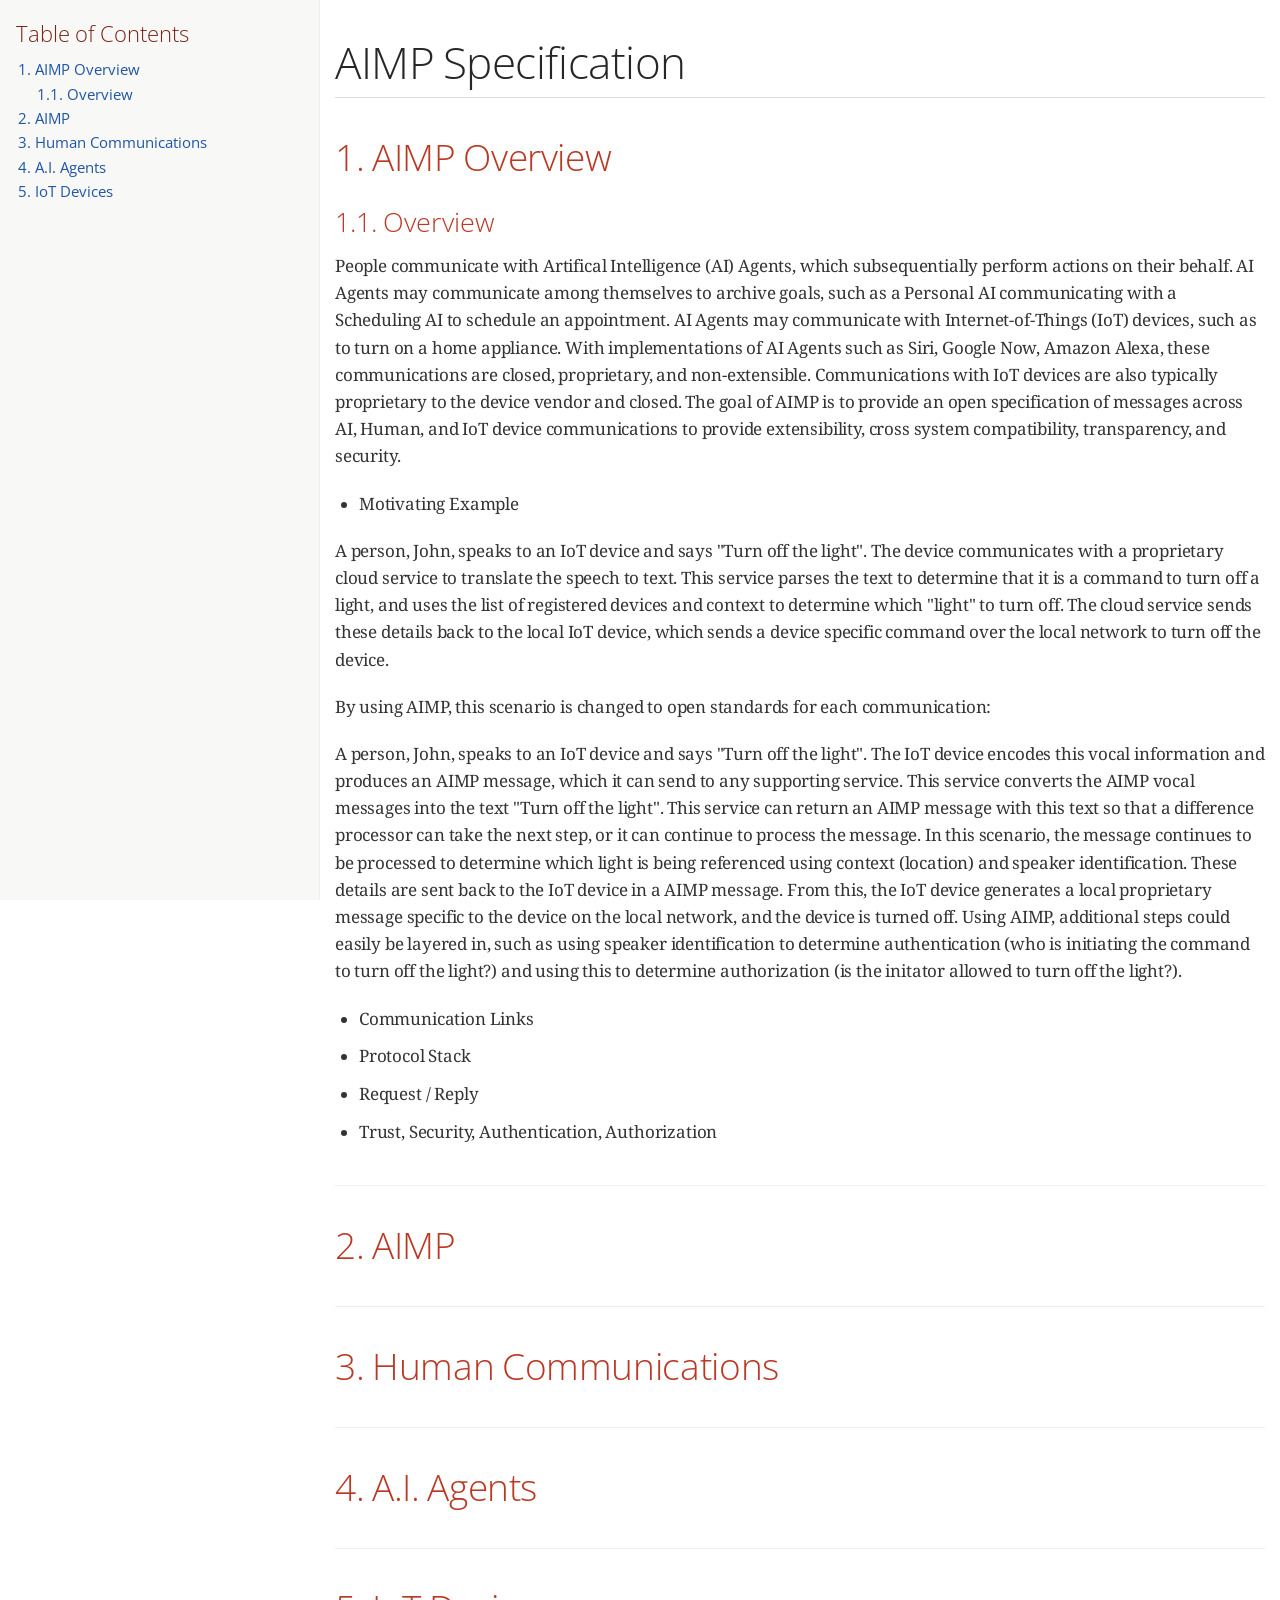
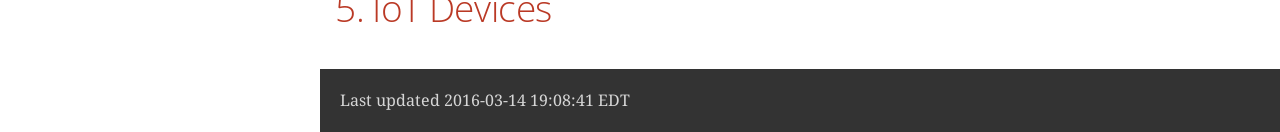
<file: aimp-doc/index.html>
<!DOCTYPE html>
<html lang="en">
<head>
<meta charset="UTF-8">
<!--[if IE]><meta http-equiv="X-UA-Compatible" content="IE=edge"><![endif]-->
<meta name="viewport" content="width=device-width, initial-scale=1.0">
<meta name="generator" content="Asciidoctor 1.5.2">
<title>AIMP Specification</title>
<link rel="stylesheet" href="https://fonts.googleapis.com/css?family=Open+Sans:300,300italic,400,400italic,600,600italic%7CNoto+Serif:400,400italic,700,700italic%7CDroid+Sans+Mono:400">
<style>
/* Asciidoctor default stylesheet | MIT License | http://asciidoctor.org */
/* Remove the comments around the @import statement below when using this as a custom stylesheet */
/*@import "https://fonts.googleapis.com/css?family=Open+Sans:300,300italic,400,400italic,600,600italic%7CNoto+Serif:400,400italic,700,700italic%7CDroid+Sans+Mono:400";*/
article,aside,details,figcaption,figure,footer,header,hgroup,main,nav,section,summary{display:block}
audio,canvas,video{display:inline-block}
audio:not([controls]){display:none;height:0}
[hidden],template{display:none}
script{display:none!important}
html{font-family:sans-serif;-ms-text-size-adjust:100%;-webkit-text-size-adjust:100%}
body{margin:0}
a{background:transparent}
a:focus{outline:thin dotted}
a:active,a:hover{outline:0}
h1{font-size:2em;margin:.67em 0}
abbr[title]{border-bottom:1px dotted}
b,strong{font-weight:bold}
dfn{font-style:italic}
hr{-moz-box-sizing:content-box;box-sizing:content-box;height:0}
mark{background:#ff0;color:#000}
code,kbd,pre,samp{font-family:monospace;font-size:1em}
pre{white-space:pre-wrap}
q{quotes:"\201C" "\201D" "\2018" "\2019"}
small{font-size:80%}
sub,sup{font-size:75%;line-height:0;position:relative;vertical-align:baseline}
sup{top:-.5em}
sub{bottom:-.25em}
img{border:0}
svg:not(:root){overflow:hidden}
figure{margin:0}
fieldset{border:1px solid silver;margin:0 2px;padding:.35em .625em .75em}
legend{border:0;padding:0}
button,input,select,textarea{font-family:inherit;font-size:100%;margin:0}
button,input{line-height:normal}
button,select{text-transform:none}
button,html input[type="button"],input[type="reset"],input[type="submit"]{-webkit-appearance:button;cursor:pointer}
button[disabled],html input[disabled]{cursor:default}
input[type="checkbox"],input[type="radio"]{box-sizing:border-box;padding:0}
input[type="search"]{-webkit-appearance:textfield;-moz-box-sizing:content-box;-webkit-box-sizing:content-box;box-sizing:content-box}
input[type="search"]::-webkit-search-cancel-button,input[type="search"]::-webkit-search-decoration{-webkit-appearance:none}
button::-moz-focus-inner,input::-moz-focus-inner{border:0;padding:0}
textarea{overflow:auto;vertical-align:top}
table{border-collapse:collapse;border-spacing:0}
*,*:before,*:after{-moz-box-sizing:border-box;-webkit-box-sizing:border-box;box-sizing:border-box}
html,body{font-size:100%}
body{background:#fff;color:rgba(0,0,0,.8);padding:0;margin:0;font-family:"Noto Serif","DejaVu Serif",serif;font-weight:400;font-style:normal;line-height:1;position:relative;cursor:auto}
a:hover{cursor:pointer}
img,object,embed{max-width:100%;height:auto}
object,embed{height:100%}
img{-ms-interpolation-mode:bicubic}
#map_canvas img,#map_canvas embed,#map_canvas object,.map_canvas img,.map_canvas embed,.map_canvas object{max-width:none!important}
.left{float:left!important}
.right{float:right!important}
.text-left{text-align:left!important}
.text-right{text-align:right!important}
.text-center{text-align:center!important}
.text-justify{text-align:justify!important}
.hide{display:none}
.antialiased,body{-webkit-font-smoothing:antialiased}
img{display:inline-block;vertical-align:middle}
textarea{height:auto;min-height:50px}
select{width:100%}
p.lead,.paragraph.lead>p,#preamble>.sectionbody>.paragraph:first-of-type p{font-size:1.21875em;line-height:1.6}
.subheader,.admonitionblock td.content>.title,.audioblock>.title,.exampleblock>.title,.imageblock>.title,.listingblock>.title,.literalblock>.title,.stemblock>.title,.openblock>.title,.paragraph>.title,.quoteblock>.title,table.tableblock>.title,.verseblock>.title,.videoblock>.title,.dlist>.title,.olist>.title,.ulist>.title,.qlist>.title,.hdlist>.title{line-height:1.45;color:#7a2518;font-weight:400;margin-top:0;margin-bottom:.25em}
div,dl,dt,dd,ul,ol,li,h1,h2,h3,#toctitle,.sidebarblock>.content>.title,h4,h5,h6,pre,form,p,blockquote,th,td{margin:0;padding:0;direction:ltr}
a{color:#2156a5;text-decoration:underline;line-height:inherit}
a:hover,a:focus{color:#1d4b8f}
a img{border:none}
p{font-family:inherit;font-weight:400;font-size:1em;line-height:1.6;margin-bottom:1.25em;text-rendering:optimizeLegibility}
p aside{font-size:.875em;line-height:1.35;font-style:italic}
h1,h2,h3,#toctitle,.sidebarblock>.content>.title,h4,h5,h6{font-family:"Open Sans","DejaVu Sans",sans-serif;font-weight:300;font-style:normal;color:#ba3925;text-rendering:optimizeLegibility;margin-top:1em;margin-bottom:.5em;line-height:1.0125em}
h1 small,h2 small,h3 small,#toctitle small,.sidebarblock>.content>.title small,h4 small,h5 small,h6 small{font-size:60%;color:#e99b8f;line-height:0}
h1{font-size:2.125em}
h2{font-size:1.6875em}
h3,#toctitle,.sidebarblock>.content>.title{font-size:1.375em}
h4,h5{font-size:1.125em}
h6{font-size:1em}
hr{border:solid #ddddd8;border-width:1px 0 0;clear:both;margin:1.25em 0 1.1875em;height:0}
em,i{font-style:italic;line-height:inherit}
strong,b{font-weight:bold;line-height:inherit}
small{font-size:60%;line-height:inherit}
code{font-family:"Droid Sans Mono","DejaVu Sans Mono",monospace;font-weight:400;color:rgba(0,0,0,.9)}
ul,ol,dl{font-size:1em;line-height:1.6;margin-bottom:1.25em;list-style-position:outside;font-family:inherit}
ul,ol,ul.no-bullet,ol.no-bullet{margin-left:1.5em}
ul li ul,ul li ol{margin-left:1.25em;margin-bottom:0;font-size:1em}
ul.square li ul,ul.circle li ul,ul.disc li ul{list-style:inherit}
ul.square{list-style-type:square}
ul.circle{list-style-type:circle}
ul.disc{list-style-type:disc}
ul.no-bullet{list-style:none}
ol li ul,ol li ol{margin-left:1.25em;margin-bottom:0}
dl dt{margin-bottom:.3125em;font-weight:bold}
dl dd{margin-bottom:1.25em}
abbr,acronym{text-transform:uppercase;font-size:90%;color:rgba(0,0,0,.8);border-bottom:1px dotted #ddd;cursor:help}
abbr{text-transform:none}
blockquote{margin:0 0 1.25em;padding:.5625em 1.25em 0 1.1875em;border-left:1px solid #ddd}
blockquote cite{display:block;font-size:.9375em;color:rgba(0,0,0,.6)}
blockquote cite:before{content:"\2014 \0020"}
blockquote cite a,blockquote cite a:visited{color:rgba(0,0,0,.6)}
blockquote,blockquote p{line-height:1.6;color:rgba(0,0,0,.85)}
@media only screen and (min-width:768px){h1,h2,h3,#toctitle,.sidebarblock>.content>.title,h4,h5,h6{line-height:1.2}
h1{font-size:2.75em}
h2{font-size:2.3125em}
h3,#toctitle,.sidebarblock>.content>.title{font-size:1.6875em}
h4{font-size:1.4375em}}table{background:#fff;margin-bottom:1.25em;border:solid 1px #dedede}
table thead,table tfoot{background:#f7f8f7;font-weight:bold}
table thead tr th,table thead tr td,table tfoot tr th,table tfoot tr td{padding:.5em .625em .625em;font-size:inherit;color:rgba(0,0,0,.8);text-align:left}
table tr th,table tr td{padding:.5625em .625em;font-size:inherit;color:rgba(0,0,0,.8)}
table tr.even,table tr.alt,table tr:nth-of-type(even){background:#f8f8f7}
table thead tr th,table tfoot tr th,table tbody tr td,table tr td,table tfoot tr td{display:table-cell;line-height:1.6}
h1,h2,h3,#toctitle,.sidebarblock>.content>.title,h4,h5,h6{line-height:1.2;word-spacing:-.05em}
h1 strong,h2 strong,h3 strong,#toctitle strong,.sidebarblock>.content>.title strong,h4 strong,h5 strong,h6 strong{font-weight:400}
.clearfix:before,.clearfix:after,.float-group:before,.float-group:after{content:" ";display:table}
.clearfix:after,.float-group:after{clear:both}
*:not(pre)>code{font-size:.9375em;font-style:normal!important;letter-spacing:0;padding:.1em .5ex;word-spacing:-.15em;background-color:#f7f7f8;-webkit-border-radius:4px;border-radius:4px;line-height:1.45;text-rendering:optimizeSpeed}
pre,pre>code{line-height:1.45;color:rgba(0,0,0,.9);font-family:"Droid Sans Mono","DejaVu Sans Mono",monospace;font-weight:400;text-rendering:optimizeSpeed}
.keyseq{color:rgba(51,51,51,.8)}
kbd{display:inline-block;color:rgba(0,0,0,.8);font-size:.75em;line-height:1.4;background-color:#f7f7f7;border:1px solid #ccc;-webkit-border-radius:3px;border-radius:3px;-webkit-box-shadow:0 1px 0 rgba(0,0,0,.2),0 0 0 .1em white inset;box-shadow:0 1px 0 rgba(0,0,0,.2),0 0 0 .1em #fff inset;margin:-.15em .15em 0 .15em;padding:.2em .6em .2em .5em;vertical-align:middle;white-space:nowrap}
.keyseq kbd:first-child{margin-left:0}
.keyseq kbd:last-child{margin-right:0}
.menuseq,.menu{color:rgba(0,0,0,.8)}
b.button:before,b.button:after{position:relative;top:-1px;font-weight:400}
b.button:before{content:"[";padding:0 3px 0 2px}
b.button:after{content:"]";padding:0 2px 0 3px}
p a>code:hover{color:rgba(0,0,0,.9)}
#header,#content,#footnotes,#footer{width:100%;margin-left:auto;margin-right:auto;margin-top:0;margin-bottom:0;max-width:62.5em;*zoom:1;position:relative;padding-left:.9375em;padding-right:.9375em}
#header:before,#header:after,#content:before,#content:after,#footnotes:before,#footnotes:after,#footer:before,#footer:after{content:" ";display:table}
#header:after,#content:after,#footnotes:after,#footer:after{clear:both}
#content{margin-top:1.25em}
#content:before{content:none}
#header>h1:first-child{color:rgba(0,0,0,.85);margin-top:2.25rem;margin-bottom:0}
#header>h1:first-child+#toc{margin-top:8px;border-top:1px solid #ddddd8}
#header>h1:only-child,body.toc2 #header>h1:nth-last-child(2){border-bottom:1px solid #ddddd8;padding-bottom:8px}
#header .details{border-bottom:1px solid #ddddd8;line-height:1.45;padding-top:.25em;padding-bottom:.25em;padding-left:.25em;color:rgba(0,0,0,.6);display:-ms-flexbox;display:-webkit-flex;display:flex;-ms-flex-flow:row wrap;-webkit-flex-flow:row wrap;flex-flow:row wrap}
#header .details span:first-child{margin-left:-.125em}
#header .details span.email a{color:rgba(0,0,0,.85)}
#header .details br{display:none}
#header .details br+span:before{content:"\00a0\2013\00a0"}
#header .details br+span.author:before{content:"\00a0\22c5\00a0";color:rgba(0,0,0,.85)}
#header .details br+span#revremark:before{content:"\00a0|\00a0"}
#header #revnumber{text-transform:capitalize}
#header #revnumber:after{content:"\00a0"}
#content>h1:first-child:not([class]){color:rgba(0,0,0,.85);border-bottom:1px solid #ddddd8;padding-bottom:8px;margin-top:0;padding-top:1rem;margin-bottom:1.25rem}
#toc{border-bottom:1px solid #efefed;padding-bottom:.5em}
#toc>ul{margin-left:.125em}
#toc ul.sectlevel0>li>a{font-style:italic}
#toc ul.sectlevel0 ul.sectlevel1{margin:.5em 0}
#toc ul{font-family:"Open Sans","DejaVu Sans",sans-serif;list-style-type:none}
#toc a{text-decoration:none}
#toc a:active{text-decoration:underline}
#toctitle{color:#7a2518;font-size:1.2em}
@media only screen and (min-width:768px){#toctitle{font-size:1.375em}
body.toc2{padding-left:15em;padding-right:0}
#toc.toc2{margin-top:0!important;background-color:#f8f8f7;position:fixed;width:15em;left:0;top:0;border-right:1px solid #efefed;border-top-width:0!important;border-bottom-width:0!important;z-index:1000;padding:1.25em 1em;height:100%;overflow:auto}
#toc.toc2 #toctitle{margin-top:0;font-size:1.2em}
#toc.toc2>ul{font-size:.9em;margin-bottom:0}
#toc.toc2 ul ul{margin-left:0;padding-left:1em}
#toc.toc2 ul.sectlevel0 ul.sectlevel1{padding-left:0;margin-top:.5em;margin-bottom:.5em}
body.toc2.toc-right{padding-left:0;padding-right:15em}
body.toc2.toc-right #toc.toc2{border-right-width:0;border-left:1px solid #efefed;left:auto;right:0}}@media only screen and (min-width:1280px){body.toc2{padding-left:20em;padding-right:0}
#toc.toc2{width:20em}
#toc.toc2 #toctitle{font-size:1.375em}
#toc.toc2>ul{font-size:.95em}
#toc.toc2 ul ul{padding-left:1.25em}
body.toc2.toc-right{padding-left:0;padding-right:20em}}#content #toc{border-style:solid;border-width:1px;border-color:#e0e0dc;margin-bottom:1.25em;padding:1.25em;background:#f8f8f7;-webkit-border-radius:4px;border-radius:4px}
#content #toc>:first-child{margin-top:0}
#content #toc>:last-child{margin-bottom:0}
#footer{max-width:100%;background-color:rgba(0,0,0,.8);padding:1.25em}
#footer-text{color:rgba(255,255,255,.8);line-height:1.44}
.sect1{padding-bottom:.625em}
@media only screen and (min-width:768px){.sect1{padding-bottom:1.25em}}.sect1+.sect1{border-top:1px solid #efefed}
#content h1>a.anchor,h2>a.anchor,h3>a.anchor,#toctitle>a.anchor,.sidebarblock>.content>.title>a.anchor,h4>a.anchor,h5>a.anchor,h6>a.anchor{position:absolute;z-index:1001;width:1.5ex;margin-left:-1.5ex;display:block;text-decoration:none!important;visibility:hidden;text-align:center;font-weight:400}
#content h1>a.anchor:before,h2>a.anchor:before,h3>a.anchor:before,#toctitle>a.anchor:before,.sidebarblock>.content>.title>a.anchor:before,h4>a.anchor:before,h5>a.anchor:before,h6>a.anchor:before{content:"\00A7";font-size:.85em;display:block;padding-top:.1em}
#content h1:hover>a.anchor,#content h1>a.anchor:hover,h2:hover>a.anchor,h2>a.anchor:hover,h3:hover>a.anchor,#toctitle:hover>a.anchor,.sidebarblock>.content>.title:hover>a.anchor,h3>a.anchor:hover,#toctitle>a.anchor:hover,.sidebarblock>.content>.title>a.anchor:hover,h4:hover>a.anchor,h4>a.anchor:hover,h5:hover>a.anchor,h5>a.anchor:hover,h6:hover>a.anchor,h6>a.anchor:hover{visibility:visible}
#content h1>a.link,h2>a.link,h3>a.link,#toctitle>a.link,.sidebarblock>.content>.title>a.link,h4>a.link,h5>a.link,h6>a.link{color:#ba3925;text-decoration:none}
#content h1>a.link:hover,h2>a.link:hover,h3>a.link:hover,#toctitle>a.link:hover,.sidebarblock>.content>.title>a.link:hover,h4>a.link:hover,h5>a.link:hover,h6>a.link:hover{color:#a53221}
.audioblock,.imageblock,.literalblock,.listingblock,.stemblock,.videoblock{margin-bottom:1.25em}
.admonitionblock td.content>.title,.audioblock>.title,.exampleblock>.title,.imageblock>.title,.listingblock>.title,.literalblock>.title,.stemblock>.title,.openblock>.title,.paragraph>.title,.quoteblock>.title,table.tableblock>.title,.verseblock>.title,.videoblock>.title,.dlist>.title,.olist>.title,.ulist>.title,.qlist>.title,.hdlist>.title{text-rendering:optimizeLegibility;text-align:left;font-family:"Noto Serif","DejaVu Serif",serif;font-size:1rem;font-style:italic}
table.tableblock>caption.title{white-space:nowrap;overflow:visible;max-width:0}
.paragraph.lead>p,#preamble>.sectionbody>.paragraph:first-of-type p{color:rgba(0,0,0,.85)}
table.tableblock #preamble>.sectionbody>.paragraph:first-of-type p{font-size:inherit}
.admonitionblock>table{border-collapse:separate;border:0;background:none;width:100%}
.admonitionblock>table td.icon{text-align:center;width:80px}
.admonitionblock>table td.icon img{max-width:none}
.admonitionblock>table td.icon .title{font-weight:bold;font-family:"Open Sans","DejaVu Sans",sans-serif;text-transform:uppercase}
.admonitionblock>table td.content{padding-left:1.125em;padding-right:1.25em;border-left:1px solid #ddddd8;color:rgba(0,0,0,.6)}
.admonitionblock>table td.content>:last-child>:last-child{margin-bottom:0}
.exampleblock>.content{border-style:solid;border-width:1px;border-color:#e6e6e6;margin-bottom:1.25em;padding:1.25em;background:#fff;-webkit-border-radius:4px;border-radius:4px}
.exampleblock>.content>:first-child{margin-top:0}
.exampleblock>.content>:last-child{margin-bottom:0}
.sidebarblock{border-style:solid;border-width:1px;border-color:#e0e0dc;margin-bottom:1.25em;padding:1.25em;background:#f8f8f7;-webkit-border-radius:4px;border-radius:4px}
.sidebarblock>:first-child{margin-top:0}
.sidebarblock>:last-child{margin-bottom:0}
.sidebarblock>.content>.title{color:#7a2518;margin-top:0;text-align:center}
.exampleblock>.content>:last-child>:last-child,.exampleblock>.content .olist>ol>li:last-child>:last-child,.exampleblock>.content .ulist>ul>li:last-child>:last-child,.exampleblock>.content .qlist>ol>li:last-child>:last-child,.sidebarblock>.content>:last-child>:last-child,.sidebarblock>.content .olist>ol>li:last-child>:last-child,.sidebarblock>.content .ulist>ul>li:last-child>:last-child,.sidebarblock>.content .qlist>ol>li:last-child>:last-child{margin-bottom:0}
.literalblock pre,.listingblock pre:not(.highlight),.listingblock pre[class="highlight"],.listingblock pre[class^="highlight "],.listingblock pre.CodeRay,.listingblock pre.prettyprint{background:#f7f7f8}
.sidebarblock .literalblock pre,.sidebarblock .listingblock pre:not(.highlight),.sidebarblock .listingblock pre[class="highlight"],.sidebarblock .listingblock pre[class^="highlight "],.sidebarblock .listingblock pre.CodeRay,.sidebarblock .listingblock pre.prettyprint{background:#f2f1f1}
.literalblock pre,.literalblock pre[class],.listingblock pre,.listingblock pre[class]{-webkit-border-radius:4px;border-radius:4px;word-wrap:break-word;padding:1em;font-size:.8125em}
.literalblock pre.nowrap,.literalblock pre[class].nowrap,.listingblock pre.nowrap,.listingblock pre[class].nowrap{overflow-x:auto;white-space:pre;word-wrap:normal}
@media only screen and (min-width:768px){.literalblock pre,.literalblock pre[class],.listingblock pre,.listingblock pre[class]{font-size:.90625em}}@media only screen and (min-width:1280px){.literalblock pre,.literalblock pre[class],.listingblock pre,.listingblock pre[class]{font-size:1em}}.literalblock.output pre{color:#f7f7f8;background-color:rgba(0,0,0,.9)}
.listingblock pre.highlightjs{padding:0}
.listingblock pre.highlightjs>code{padding:1em;-webkit-border-radius:4px;border-radius:4px}
.listingblock pre.prettyprint{border-width:0}
.listingblock>.content{position:relative}
.listingblock code[data-lang]:before{display:none;content:attr(data-lang);position:absolute;font-size:.75em;top:.425rem;right:.5rem;line-height:1;text-transform:uppercase;color:#999}
.listingblock:hover code[data-lang]:before{display:block}
.listingblock.terminal pre .command:before{content:attr(data-prompt);padding-right:.5em;color:#999}
.listingblock.terminal pre .command:not([data-prompt]):before{content:"$"}
table.pyhltable{border-collapse:separate;border:0;margin-bottom:0;background:none}
table.pyhltable td{vertical-align:top;padding-top:0;padding-bottom:0}
table.pyhltable td.code{padding-left:.75em;padding-right:0}
pre.pygments .lineno,table.pyhltable td:not(.code){color:#999;padding-left:0;padding-right:.5em;border-right:1px solid #ddddd8}
pre.pygments .lineno{display:inline-block;margin-right:.25em}
table.pyhltable .linenodiv{background:none!important;padding-right:0!important}
.quoteblock{margin:0 1em 1.25em 1.5em;display:table}
.quoteblock>.title{margin-left:-1.5em;margin-bottom:.75em}
.quoteblock blockquote,.quoteblock blockquote p{color:rgba(0,0,0,.85);font-size:1.15rem;line-height:1.75;word-spacing:.1em;letter-spacing:0;font-style:italic;text-align:justify}
.quoteblock blockquote{margin:0;padding:0;border:0}
.quoteblock blockquote:before{content:"\201c";float:left;font-size:2.75em;font-weight:bold;line-height:.6em;margin-left:-.6em;color:#7a2518;text-shadow:0 1px 2px rgba(0,0,0,.1)}
.quoteblock blockquote>.paragraph:last-child p{margin-bottom:0}
.quoteblock .attribution{margin-top:.5em;margin-right:.5ex;text-align:right}
.quoteblock .quoteblock{margin-left:0;margin-right:0;padding:.5em 0;border-left:3px solid rgba(0,0,0,.6)}
.quoteblock .quoteblock blockquote{padding:0 0 0 .75em}
.quoteblock .quoteblock blockquote:before{display:none}
.verseblock{margin:0 1em 1.25em 1em}
.verseblock pre{font-family:"Open Sans","DejaVu Sans",sans;font-size:1.15rem;color:rgba(0,0,0,.85);font-weight:300;text-rendering:optimizeLegibility}
.verseblock pre strong{font-weight:400}
.verseblock .attribution{margin-top:1.25rem;margin-left:.5ex}
.quoteblock .attribution,.verseblock .attribution{font-size:.9375em;line-height:1.45;font-style:italic}
.quoteblock .attribution br,.verseblock .attribution br{display:none}
.quoteblock .attribution cite,.verseblock .attribution cite{display:block;letter-spacing:-.05em;color:rgba(0,0,0,.6)}
.quoteblock.abstract{margin:0 0 1.25em 0;display:block}
.quoteblock.abstract blockquote,.quoteblock.abstract blockquote p{text-align:left;word-spacing:0}
.quoteblock.abstract blockquote:before,.quoteblock.abstract blockquote p:first-of-type:before{display:none}
table.tableblock{max-width:100%;border-collapse:separate}
table.tableblock td>.paragraph:last-child p>p:last-child,table.tableblock th>p:last-child,table.tableblock td>p:last-child{margin-bottom:0}
table.spread{width:100%}
table.tableblock,th.tableblock,td.tableblock{border:0 solid #dedede}
table.grid-all th.tableblock,table.grid-all td.tableblock{border-width:0 1px 1px 0}
table.grid-all tfoot>tr>th.tableblock,table.grid-all tfoot>tr>td.tableblock{border-width:1px 1px 0 0}
table.grid-cols th.tableblock,table.grid-cols td.tableblock{border-width:0 1px 0 0}
table.grid-all *>tr>.tableblock:last-child,table.grid-cols *>tr>.tableblock:last-child{border-right-width:0}
table.grid-rows th.tableblock,table.grid-rows td.tableblock{border-width:0 0 1px 0}
table.grid-all tbody>tr:last-child>th.tableblock,table.grid-all tbody>tr:last-child>td.tableblock,table.grid-all thead:last-child>tr>th.tableblock,table.grid-rows tbody>tr:last-child>th.tableblock,table.grid-rows tbody>tr:last-child>td.tableblock,table.grid-rows thead:last-child>tr>th.tableblock{border-bottom-width:0}
table.grid-rows tfoot>tr>th.tableblock,table.grid-rows tfoot>tr>td.tableblock{border-width:1px 0 0 0}
table.frame-all{border-width:1px}
table.frame-sides{border-width:0 1px}
table.frame-topbot{border-width:1px 0}
th.halign-left,td.halign-left{text-align:left}
th.halign-right,td.halign-right{text-align:right}
th.halign-center,td.halign-center{text-align:center}
th.valign-top,td.valign-top{vertical-align:top}
th.valign-bottom,td.valign-bottom{vertical-align:bottom}
th.valign-middle,td.valign-middle{vertical-align:middle}
table thead th,table tfoot th{font-weight:bold}
tbody tr th{display:table-cell;line-height:1.6;background:#f7f8f7}
tbody tr th,tbody tr th p,tfoot tr th,tfoot tr th p{color:rgba(0,0,0,.8);font-weight:bold}
p.tableblock>code:only-child{background:none;padding:0}
p.tableblock{font-size:1em}
td>div.verse{white-space:pre}
ol{margin-left:1.75em}
ul li ol{margin-left:1.5em}
dl dd{margin-left:1.125em}
dl dd:last-child,dl dd:last-child>:last-child{margin-bottom:0}
ol>li p,ul>li p,ul dd,ol dd,.olist .olist,.ulist .ulist,.ulist .olist,.olist .ulist{margin-bottom:.625em}
ul.unstyled,ol.unnumbered,ul.checklist,ul.none{list-style-type:none}
ul.unstyled,ol.unnumbered,ul.checklist{margin-left:.625em}
ul.checklist li>p:first-child>.fa-square-o:first-child,ul.checklist li>p:first-child>.fa-check-square-o:first-child{width:1em;font-size:.85em}
ul.checklist li>p:first-child>input[type="checkbox"]:first-child{width:1em;position:relative;top:1px}
ul.inline{margin:0 auto .625em auto;margin-left:-1.375em;margin-right:0;padding:0;list-style:none;overflow:hidden}
ul.inline>li{list-style:none;float:left;margin-left:1.375em;display:block}
ul.inline>li>*{display:block}
.unstyled dl dt{font-weight:400;font-style:normal}
ol.arabic{list-style-type:decimal}
ol.decimal{list-style-type:decimal-leading-zero}
ol.loweralpha{list-style-type:lower-alpha}
ol.upperalpha{list-style-type:upper-alpha}
ol.lowerroman{list-style-type:lower-roman}
ol.upperroman{list-style-type:upper-roman}
ol.lowergreek{list-style-type:lower-greek}
.hdlist>table,.colist>table{border:0;background:none}
.hdlist>table>tbody>tr,.colist>table>tbody>tr{background:none}
td.hdlist1{padding-right:.75em;font-weight:bold}
td.hdlist1,td.hdlist2{vertical-align:top}
.literalblock+.colist,.listingblock+.colist{margin-top:-.5em}
.colist>table tr>td:first-of-type{padding:0 .75em;line-height:1}
.colist>table tr>td:last-of-type{padding:.25em 0}
.thumb,.th{line-height:0;display:inline-block;border:solid 4px #fff;-webkit-box-shadow:0 0 0 1px #ddd;box-shadow:0 0 0 1px #ddd}
.imageblock.left,.imageblock[style*="float: left"]{margin:.25em .625em 1.25em 0}
.imageblock.right,.imageblock[style*="float: right"]{margin:.25em 0 1.25em .625em}
.imageblock>.title{margin-bottom:0}
.imageblock.thumb,.imageblock.th{border-width:6px}
.imageblock.thumb>.title,.imageblock.th>.title{padding:0 .125em}
.image.left,.image.right{margin-top:.25em;margin-bottom:.25em;display:inline-block;line-height:0}
.image.left{margin-right:.625em}
.image.right{margin-left:.625em}
a.image{text-decoration:none}
span.footnote,span.footnoteref{vertical-align:super;font-size:.875em}
span.footnote a,span.footnoteref a{text-decoration:none}
span.footnote a:active,span.footnoteref a:active{text-decoration:underline}
#footnotes{padding-top:.75em;padding-bottom:.75em;margin-bottom:.625em}
#footnotes hr{width:20%;min-width:6.25em;margin:-.25em 0 .75em 0;border-width:1px 0 0 0}
#footnotes .footnote{padding:0 .375em;line-height:1.3;font-size:.875em;margin-left:1.2em;text-indent:-1.2em;margin-bottom:.2em}
#footnotes .footnote a:first-of-type{font-weight:bold;text-decoration:none}
#footnotes .footnote:last-of-type{margin-bottom:0}
#content #footnotes{margin-top:-.625em;margin-bottom:0;padding:.75em 0}
.gist .file-data>table{border:0;background:#fff;width:100%;margin-bottom:0}
.gist .file-data>table td.line-data{width:99%}
div.unbreakable{page-break-inside:avoid}
.big{font-size:larger}
.small{font-size:smaller}
.underline{text-decoration:underline}
.overline{text-decoration:overline}
.line-through{text-decoration:line-through}
.aqua{color:#00bfbf}
.aqua-background{background-color:#00fafa}
.black{color:#000}
.black-background{background-color:#000}
.blue{color:#0000bf}
.blue-background{background-color:#0000fa}
.fuchsia{color:#bf00bf}
.fuchsia-background{background-color:#fa00fa}
.gray{color:#606060}
.gray-background{background-color:#7d7d7d}
.green{color:#006000}
.green-background{background-color:#007d00}
.lime{color:#00bf00}
.lime-background{background-color:#00fa00}
.maroon{color:#600000}
.maroon-background{background-color:#7d0000}
.navy{color:#000060}
.navy-background{background-color:#00007d}
.olive{color:#606000}
.olive-background{background-color:#7d7d00}
.purple{color:#600060}
.purple-background{background-color:#7d007d}
.red{color:#bf0000}
.red-background{background-color:#fa0000}
.silver{color:#909090}
.silver-background{background-color:#bcbcbc}
.teal{color:#006060}
.teal-background{background-color:#007d7d}
.white{color:#bfbfbf}
.white-background{background-color:#fafafa}
.yellow{color:#bfbf00}
.yellow-background{background-color:#fafa00}
span.icon>.fa{cursor:default}
.admonitionblock td.icon [class^="fa icon-"]{font-size:2.5em;text-shadow:1px 1px 2px rgba(0,0,0,.5);cursor:default}
.admonitionblock td.icon .icon-note:before{content:"\f05a";color:#19407c}
.admonitionblock td.icon .icon-tip:before{content:"\f0eb";text-shadow:1px 1px 2px rgba(155,155,0,.8);color:#111}
.admonitionblock td.icon .icon-warning:before{content:"\f071";color:#bf6900}
.admonitionblock td.icon .icon-caution:before{content:"\f06d";color:#bf3400}
.admonitionblock td.icon .icon-important:before{content:"\f06a";color:#bf0000}
.conum[data-value]{display:inline-block;color:#fff!important;background-color:rgba(0,0,0,.8);-webkit-border-radius:100px;border-radius:100px;text-align:center;font-size:.75em;width:1.67em;height:1.67em;line-height:1.67em;font-family:"Open Sans","DejaVu Sans",sans-serif;font-style:normal;font-weight:bold}
.conum[data-value] *{color:#fff!important}
.conum[data-value]+b{display:none}
.conum[data-value]:after{content:attr(data-value)}
pre .conum[data-value]{position:relative;top:-.125em}
b.conum *{color:inherit!important}
.conum:not([data-value]):empty{display:none}
h1,h2{letter-spacing:-.01em}
dt,th.tableblock,td.content{text-rendering:optimizeLegibility}
p,td.content{letter-spacing:-.01em}
p strong,td.content strong{letter-spacing:-.005em}
p,blockquote,dt,td.content{font-size:1.0625rem}
p{margin-bottom:1.25rem}
.sidebarblock p,.sidebarblock dt,.sidebarblock td.content,p.tableblock{font-size:1em}
.exampleblock>.content{background-color:#fffef7;border-color:#e0e0dc;-webkit-box-shadow:0 1px 4px #e0e0dc;box-shadow:0 1px 4px #e0e0dc}
.print-only{display:none!important}
@media print{@page{margin:1.25cm .75cm}
*{-webkit-box-shadow:none!important;box-shadow:none!important;text-shadow:none!important}
a{color:inherit!important;text-decoration:underline!important}
a.bare,a[href^="#"],a[href^="mailto:"]{text-decoration:none!important}
a[href^="http:"]:not(.bare):after,a[href^="https:"]:not(.bare):after{content:"(" attr(href) ")";display:inline-block;font-size:.875em;padding-left:.25em}
abbr[title]:after{content:" (" attr(title) ")"}
pre,blockquote,tr,img{page-break-inside:avoid}
thead{display:table-header-group}
img{max-width:100%!important}
p,blockquote,dt,td.content{font-size:1em;orphans:3;widows:3}
h2,h3,#toctitle,.sidebarblock>.content>.title{page-break-after:avoid}
#toc,.sidebarblock,.exampleblock>.content{background:none!important}
#toc{border-bottom:1px solid #ddddd8!important;padding-bottom:0!important}
.sect1{padding-bottom:0!important}
.sect1+.sect1{border:0!important}
#header>h1:first-child{margin-top:1.25rem}
body.book #header{text-align:center}
body.book #header>h1:first-child{border:0!important;margin:2.5em 0 1em 0}
body.book #header .details{border:0!important;display:block;padding:0!important}
body.book #header .details span:first-child{margin-left:0!important}
body.book #header .details br{display:block}
body.book #header .details br+span:before{content:none!important}
body.book #toc{border:0!important;text-align:left!important;padding:0!important;margin:0!important}
body.book #toc,body.book #preamble,body.book h1.sect0,body.book .sect1>h2{page-break-before:always}
.listingblock code[data-lang]:before{display:block}
#footer{background:none!important;padding:0 .9375em}
#footer-text{color:rgba(0,0,0,.6)!important;font-size:.9em}
.hide-on-print{display:none!important}
.print-only{display:block!important}
.hide-for-print{display:none!important}
.show-for-print{display:inherit!important}}
</style>
<style>
/* Stylesheet for CodeRay to match GitHub theme | MIT License | http://foundation.zurb.com */
/*pre.CodeRay {background-color:#f7f7f8;}*/
.CodeRay .line-numbers{border-right:1px solid #d8d8d8;padding:0 0.5em 0 .25em}
.CodeRay span.line-numbers{display:inline-block;margin-right:.5em;color:rgba(0,0,0,.3)}
.CodeRay .line-numbers strong{font-weight: normal}
table.CodeRay{border-collapse:separate;border-spacing:0;margin-bottom:0;border:0;background:none}
table.CodeRay td{vertical-align: top}
table.CodeRay td.line-numbers{text-align:right}
table.CodeRay td.line-numbers>pre{padding:0;color:rgba(0,0,0,.3)}
table.CodeRay td.code{padding:0 0 0 .5em}
table.CodeRay td.code>pre{padding:0}
.CodeRay .debug{color:#fff !important;background:#000080 !important}
.CodeRay .annotation{color:#007}
.CodeRay .attribute-name{color:#000080}
.CodeRay .attribute-value{color:#700}
.CodeRay .binary{color:#509}
.CodeRay .comment{color:#998;font-style:italic}
.CodeRay .char{color:#04d}
.CodeRay .char .content{color:#04d}
.CodeRay .char .delimiter{color:#039}
.CodeRay .class{color:#458;font-weight:bold}
.CodeRay .complex{color:#a08}
.CodeRay .constant,.CodeRay .predefined-constant{color:#008080}
.CodeRay .color{color:#099}
.CodeRay .class-variable{color:#369}
.CodeRay .decorator{color:#b0b}
.CodeRay .definition{color:#099}
.CodeRay .delimiter{color:#000}
.CodeRay .doc{color:#970}
.CodeRay .doctype{color:#34b}
.CodeRay .doc-string{color:#d42}
.CodeRay .escape{color:#666}
.CodeRay .entity{color:#800}
.CodeRay .error{color:#808}
.CodeRay .exception{color:inherit}
.CodeRay .filename{color:#099}
.CodeRay .function{color:#900;font-weight:bold}
.CodeRay .global-variable{color:#008080}
.CodeRay .hex{color:#058}
.CodeRay .integer,.CodeRay .float{color:#099}
.CodeRay .include{color:#555}
.CodeRay .inline{color:#00}
.CodeRay .inline .inline{background:#ccc}
.CodeRay .inline .inline .inline{background:#bbb}
.CodeRay .inline .inline-delimiter{color:#d14}
.CodeRay .inline-delimiter{color:#d14}
.CodeRay .important{color:#555;font-weight:bold}
.CodeRay .interpreted{color:#b2b}
.CodeRay .instance-variable{color:#008080}
.CodeRay .label{color:#970}
.CodeRay .local-variable{color:#963}
.CodeRay .octal{color:#40e}
.CodeRay .predefined{color:#369}
.CodeRay .preprocessor{color:#579}
.CodeRay .pseudo-class{color:#555}
.CodeRay .directive{font-weight:bold}
.CodeRay .type{font-weight:bold}
.CodeRay .predefined-type{color:inherit}
.CodeRay .reserved,.CodeRay .keyword {color:#000;font-weight:bold}
.CodeRay .key{color:#808}
.CodeRay .key .delimiter{color:#606}
.CodeRay .key .char{color:#80f}
.CodeRay .value{color:#088}
.CodeRay .regexp .delimiter{color:#808}
.CodeRay .regexp .content{color:#808}
.CodeRay .regexp .modifier{color:#808}
.CodeRay .regexp .char{color:#d14}
.CodeRay .regexp .function{color:#404;font-weight:bold}
.CodeRay .string{color:#d20}
.CodeRay .string .string .string{background:#ffd0d0}
.CodeRay .string .content{color:#d14}
.CodeRay .string .char{color:#d14}
.CodeRay .string .delimiter{color:#d14}
.CodeRay .shell{color:#d14}
.CodeRay .shell .delimiter{color:#d14}
.CodeRay .symbol{color:#990073}
.CodeRay .symbol .content{color:#a60}
.CodeRay .symbol .delimiter{color:#630}
.CodeRay .tag{color:#008080}
.CodeRay .tag-special{color:#d70}
.CodeRay .variable{color:#036}
.CodeRay .insert{background:#afa}
.CodeRay .delete{background:#faa}
.CodeRay .change{color:#aaf;background:#007}
.CodeRay .head{color:#f8f;background:#505}
.CodeRay .insert .insert{color:#080}
.CodeRay .delete .delete{color:#800}
.CodeRay .change .change{color:#66f}
.CodeRay .head .head{color:#f4f}
</style>
</head>
<body class="article toc2 toc-left">
<div id="header">
<h1>AIMP Specification</h1>
<div id="toc" class="toc2">
<div id="toctitle">Table of Contents</div>
<ul class="sectlevel1">
<li><a href="#_aimp_overview">1. AIMP Overview</a>
<ul class="sectlevel2">
<li><a href="#_overview">1.1. Overview</a></li>
</ul>
</li>
<li><a href="#_aimp">2. AIMP</a></li>
<li><a href="#_human_communications">3. Human Communications</a></li>
<li><a href="#_a_i_agents">4. A.I. Agents</a></li>
<li><a href="#_iot_devices">5. IoT Devices</a></li>
</ul>
</div>
</div>
<div id="content">
<div class="sect1">
<h2 id="_aimp_overview">1. AIMP Overview</h2>
<div class="sectionbody">
<div class="sect2">
<h3 id="_overview">1.1. Overview</h3>
<div class="paragraph">
<p>People communicate with Artifical Intelligence (AI) Agents, which subsequentially perform actions on their behalf.  AI Agents may communicate among themselves to archive goals, such as a Personal AI communicating with a Scheduling AI to schedule an appointment.  AI Agents may communicate with Internet-of-Things (IoT) devices, such as to turn on a home appliance.  With implementations of AI Agents such as Siri, Google Now, Amazon Alexa, these communications are closed, proprietary, and non-extensible.  Communications with IoT devices are also typically proprietary to the device vendor and closed.  The goal of AIMP is to provide an open specification of messages across AI, Human, and IoT device communications to provide extensibility, cross system compatibility, transparency, and security.</p>
</div>
<div class="ulist">
<ul>
<li>
<p>Motivating Example</p>
</li>
</ul>
</div>
<div class="paragraph">
<p>A person, John, speaks to an IoT device and says "Turn off the light".  The device communicates with a proprietary cloud service to translate the speech to text.  This service parses the text to determine that it is a command to turn off a light, and uses the list of registered devices and context to determine which "light" to turn off.  The cloud service sends these details back to the local IoT device, which sends a device specific command over the local network to turn off the device.</p>
</div>
<div class="paragraph">
<p>By using AIMP, this scenario is changed to open standards for each communication:</p>
</div>
<div class="paragraph">
<p>A person, John, speaks to an IoT device and says "Turn off the light".  The IoT device encodes this vocal information and produces an AIMP message, which it can send to any supporting service.  This service converts the AIMP vocal messages into the text "Turn off the light".  This service can return an AIMP message with this text so that a difference processor can take the next step, or it can continue to process the message.  In this scenario, the message continues to be processed to determine which light is being referenced using context (location) and speaker identification.  These details are sent back to the IoT device in a AIMP message.  From this, the IoT device generates a local proprietary message specific to the device on the local network, and the device is turned off.  Using AIMP, additional steps could easily be layered in, such as using speaker identification to determine authentication (who is initiating the command to turn off the light?) and using this to determine authorization (is the initator allowed to turn off the light?).</p>
</div>
<div class="ulist">
<ul>
<li>
<p>Communication Links</p>
</li>
<li>
<p>Protocol Stack</p>
</li>
<li>
<p>Request / Reply</p>
</li>
<li>
<p>Trust, Security, Authentication, Authorization</p>
</li>
</ul>
</div>
</div>
</div>
</div>
<div class="sect1">
<h2 id="_aimp">2. AIMP</h2>
<div class="sectionbody">

</div>
</div>
<div class="sect1">
<h2 id="_human_communications">3. Human Communications</h2>
<div class="sectionbody">

</div>
</div>
<div class="sect1">
<h2 id="_a_i_agents">4. A.I. Agents</h2>
<div class="sectionbody">

</div>
</div>
<div class="sect1">
<h2 id="_iot_devices">5. IoT Devices</h2>
<div class="sectionbody">

</div>
</div>
</div>
<div id="footer">
<div id="footer-text">
Last updated 2016-03-14 19:08:41 EDT
</div>
</div>
</body>
</html>
</file>
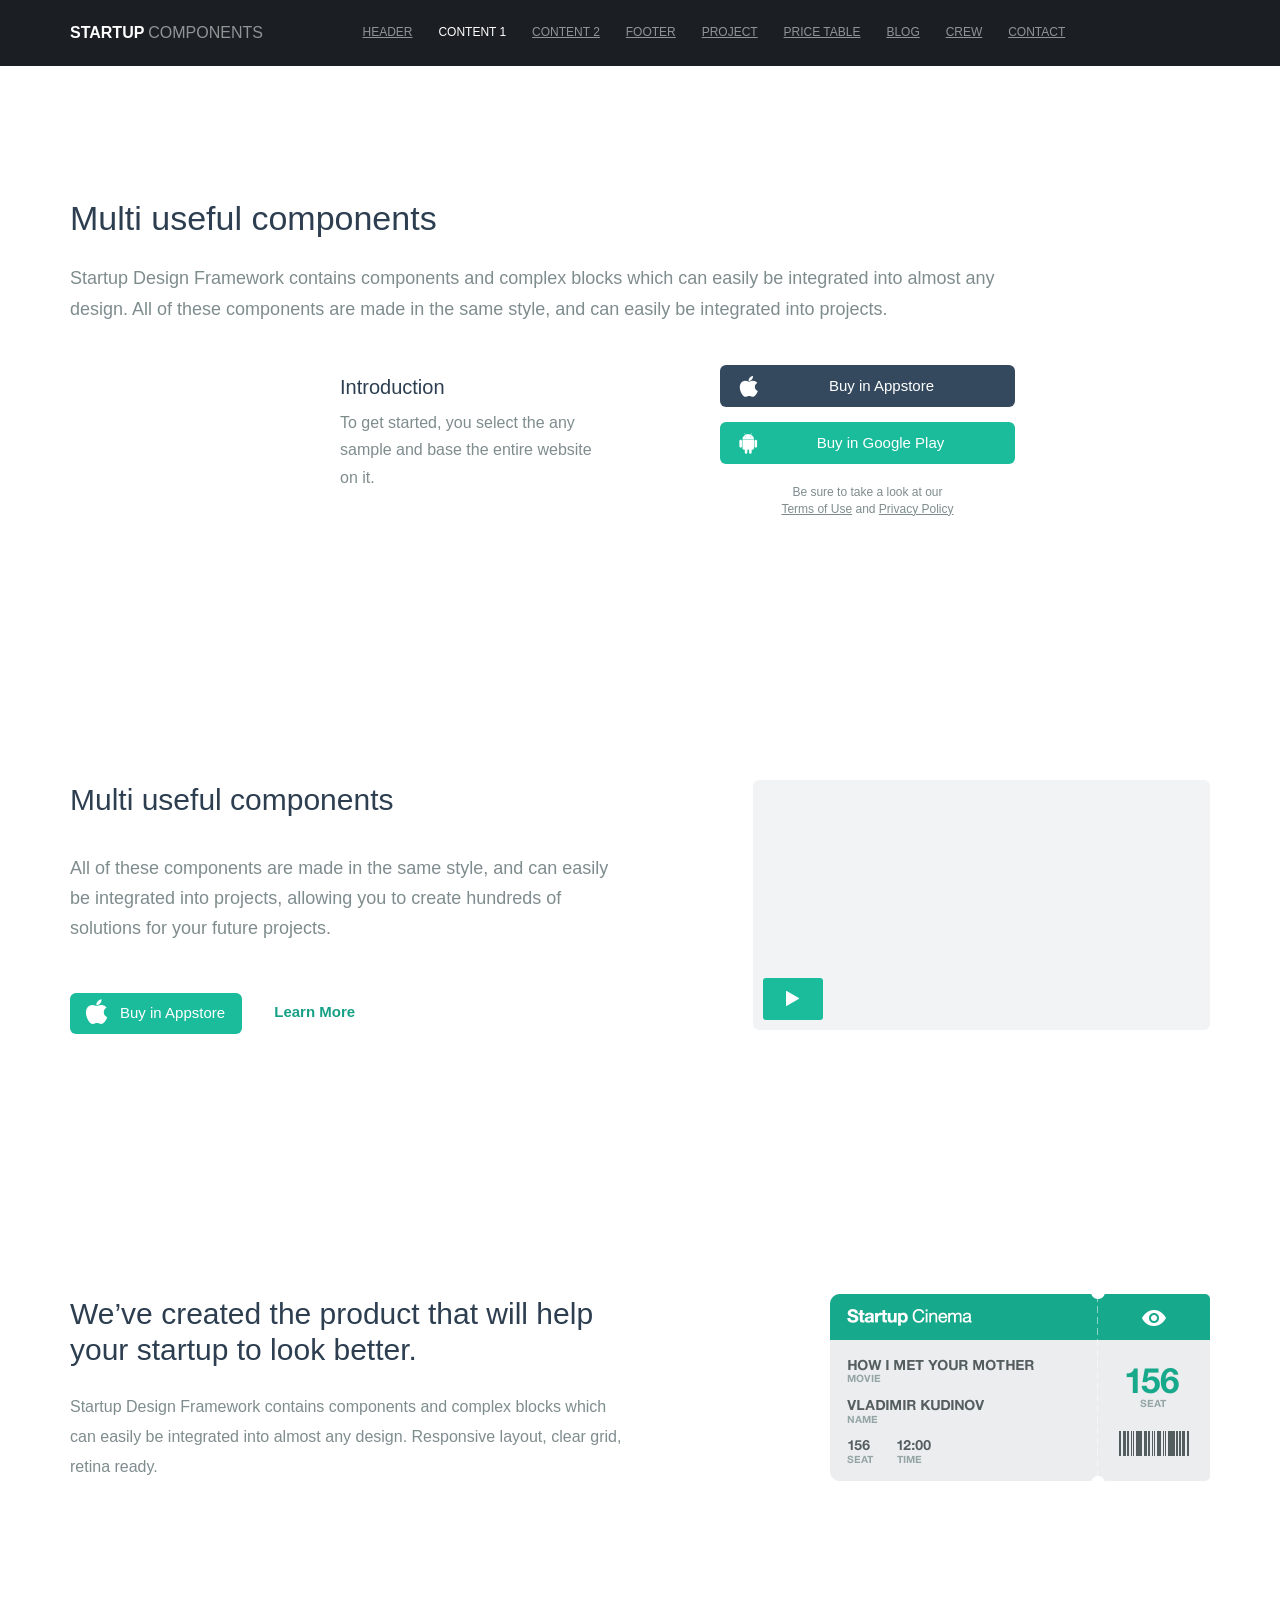
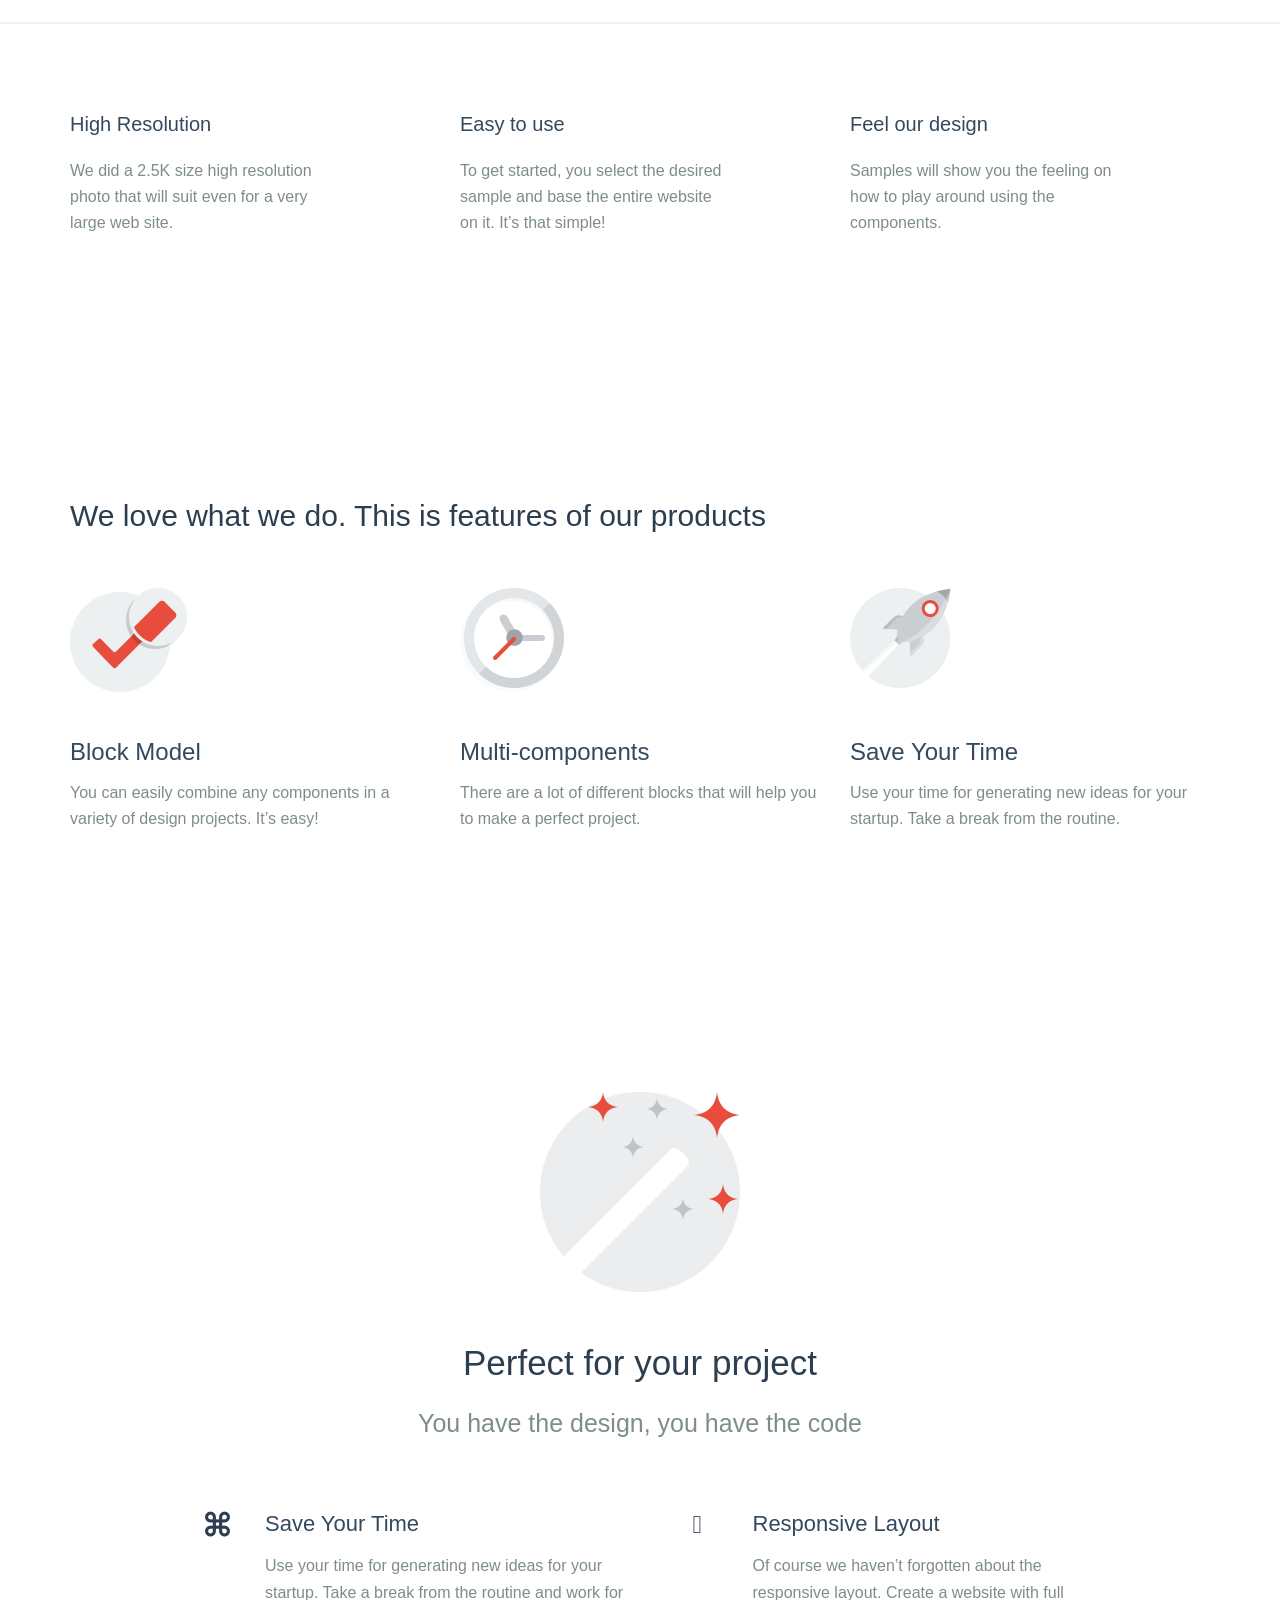
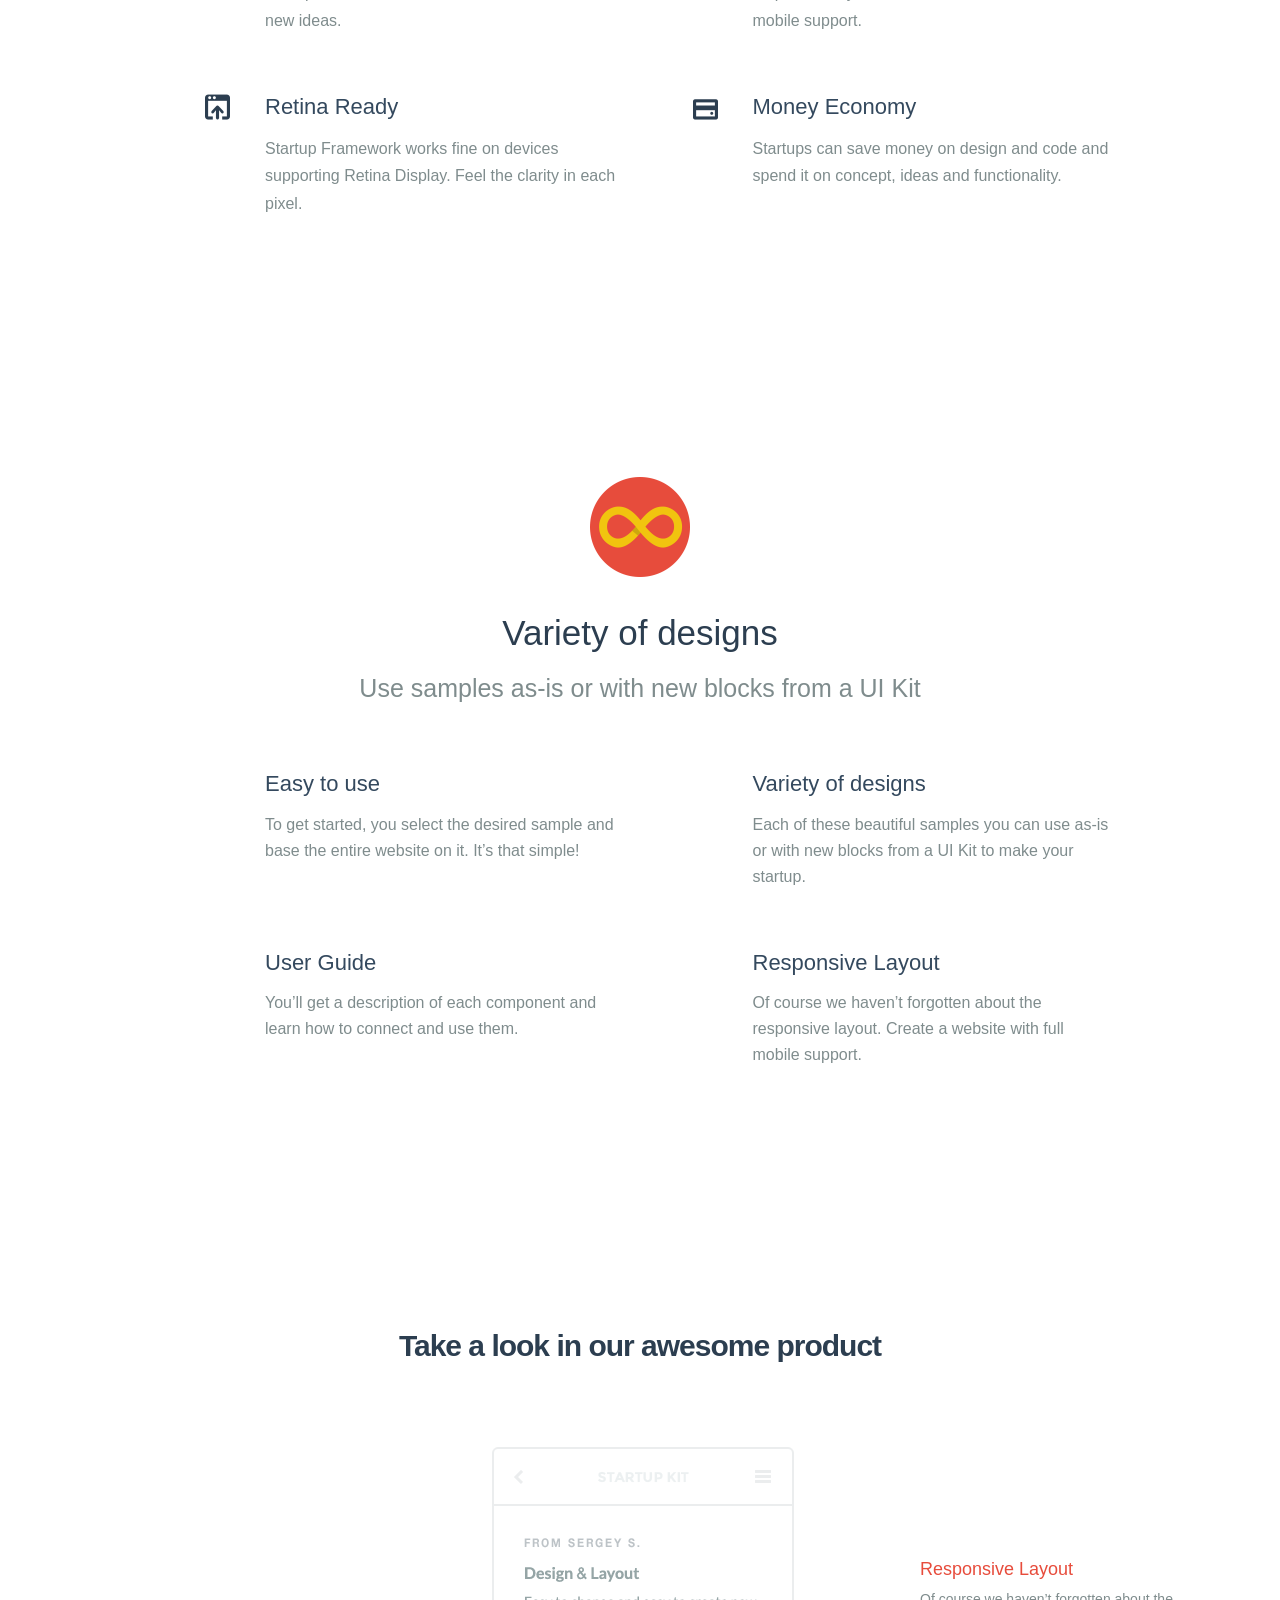
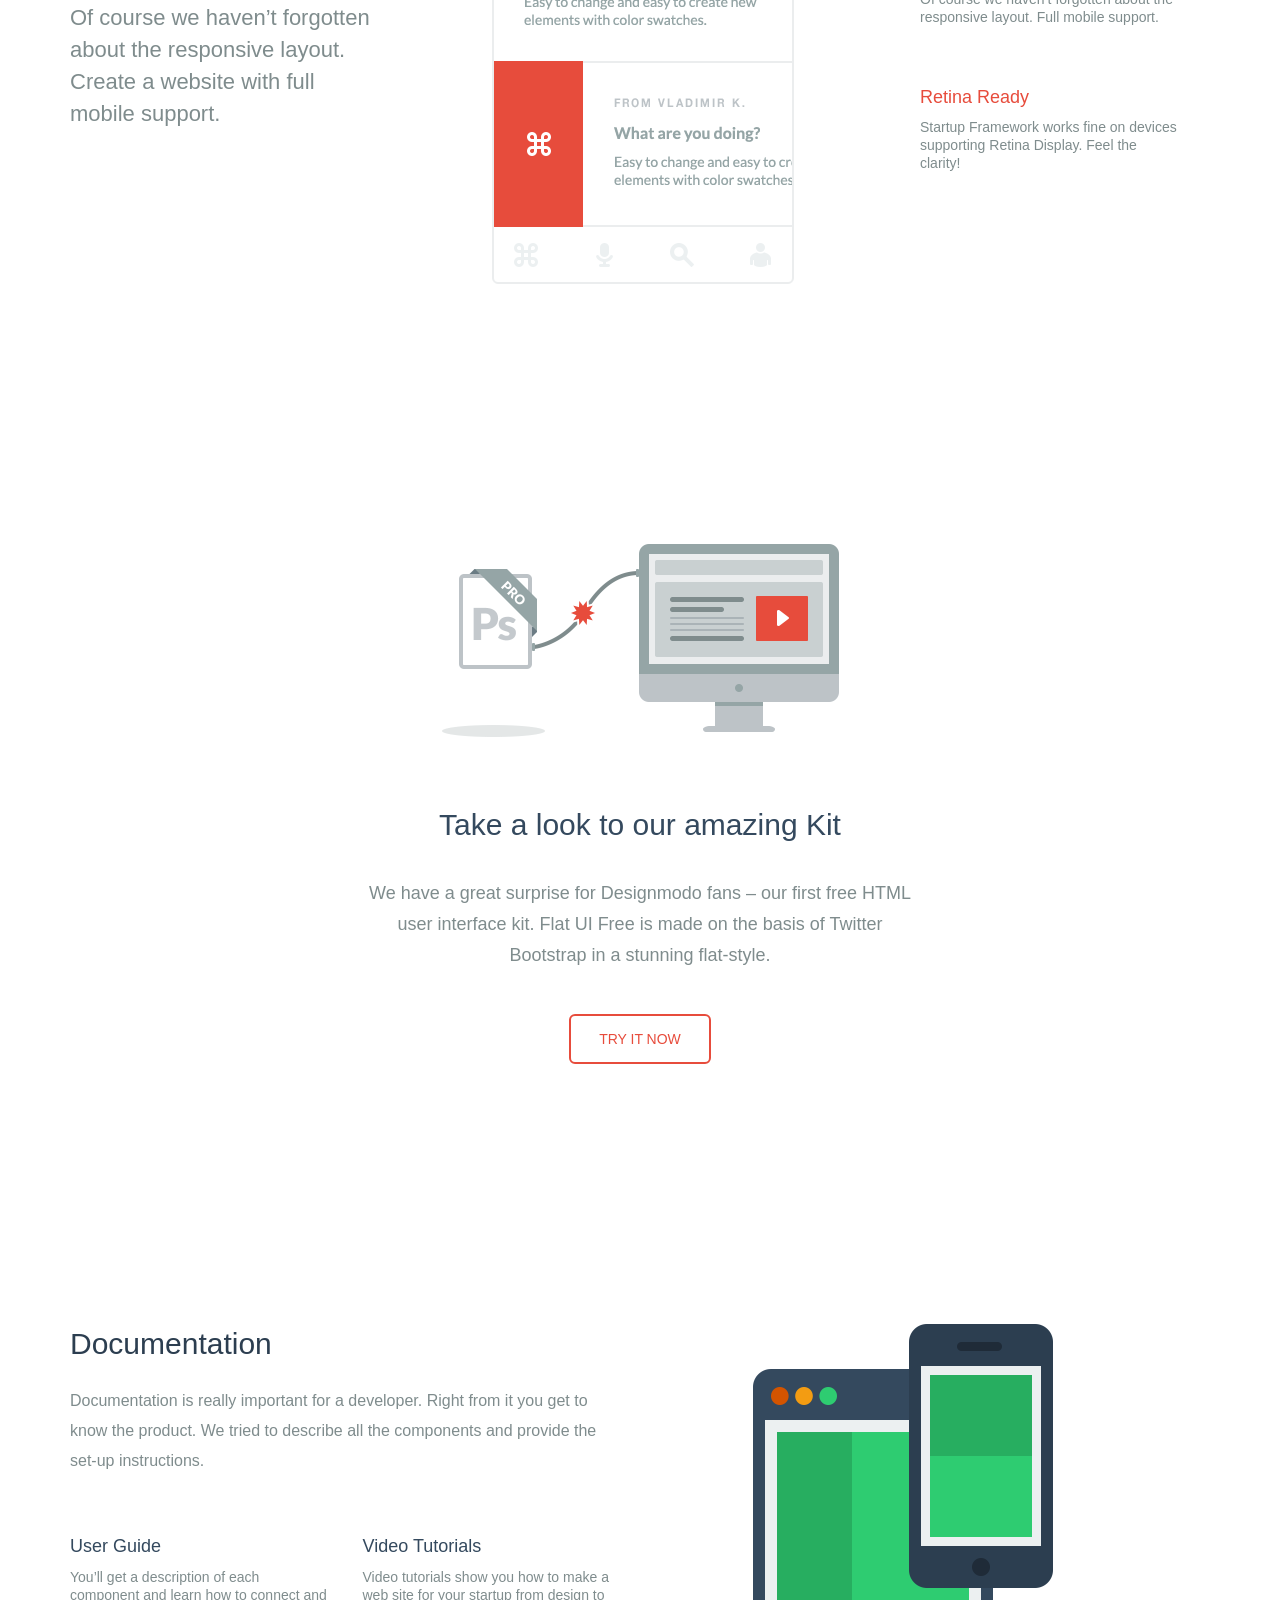
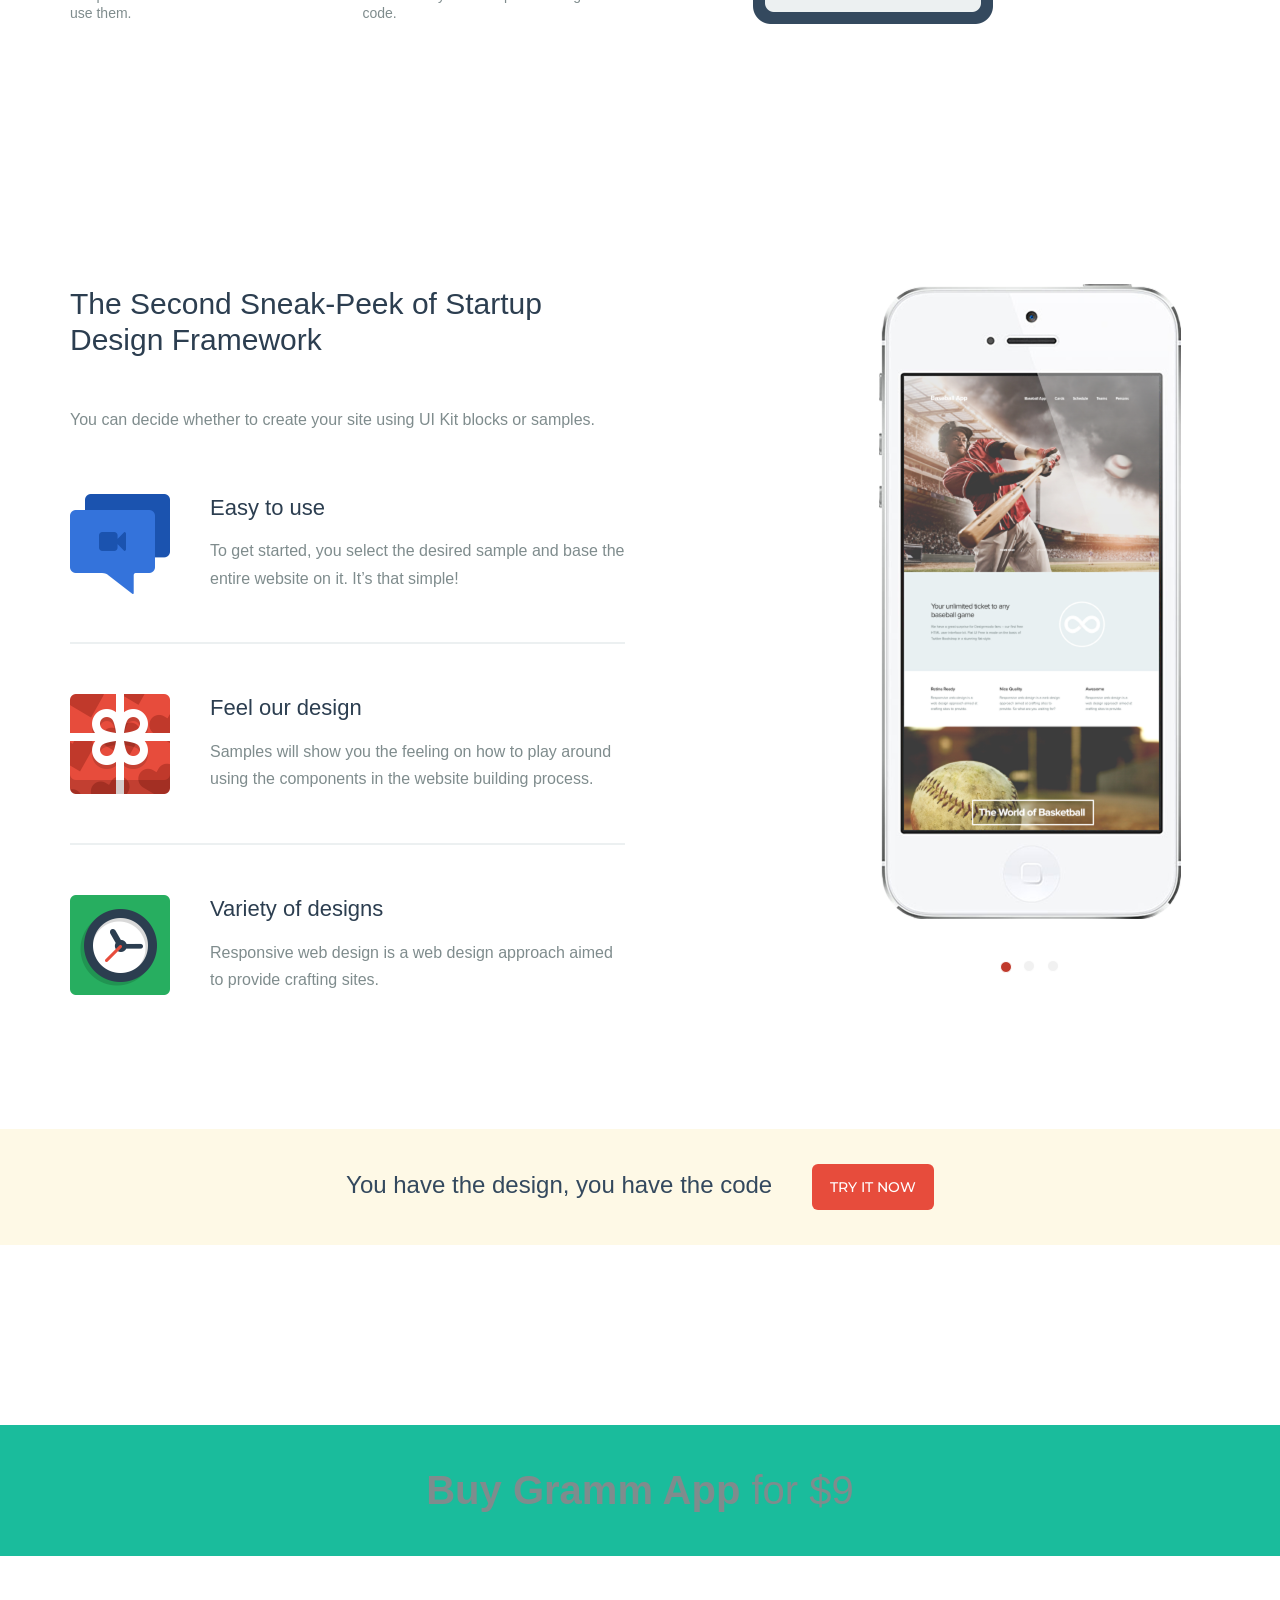
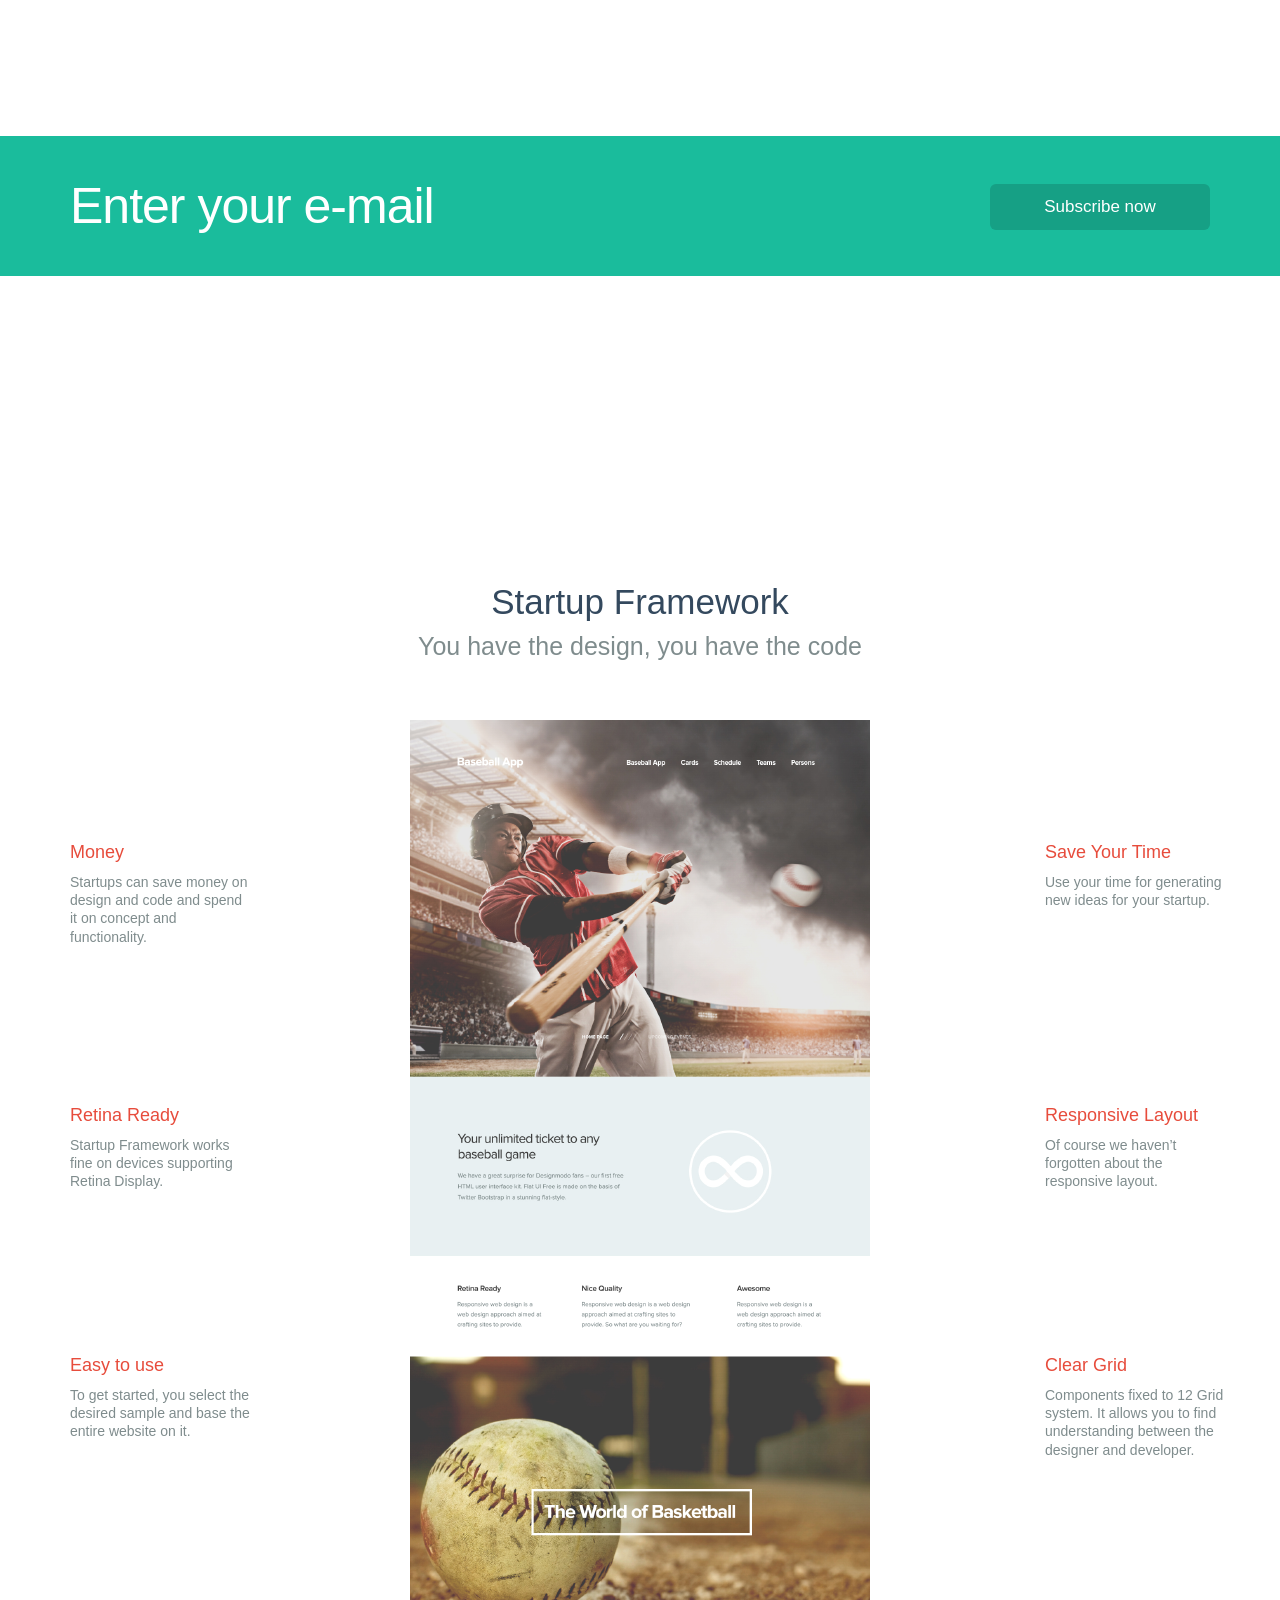
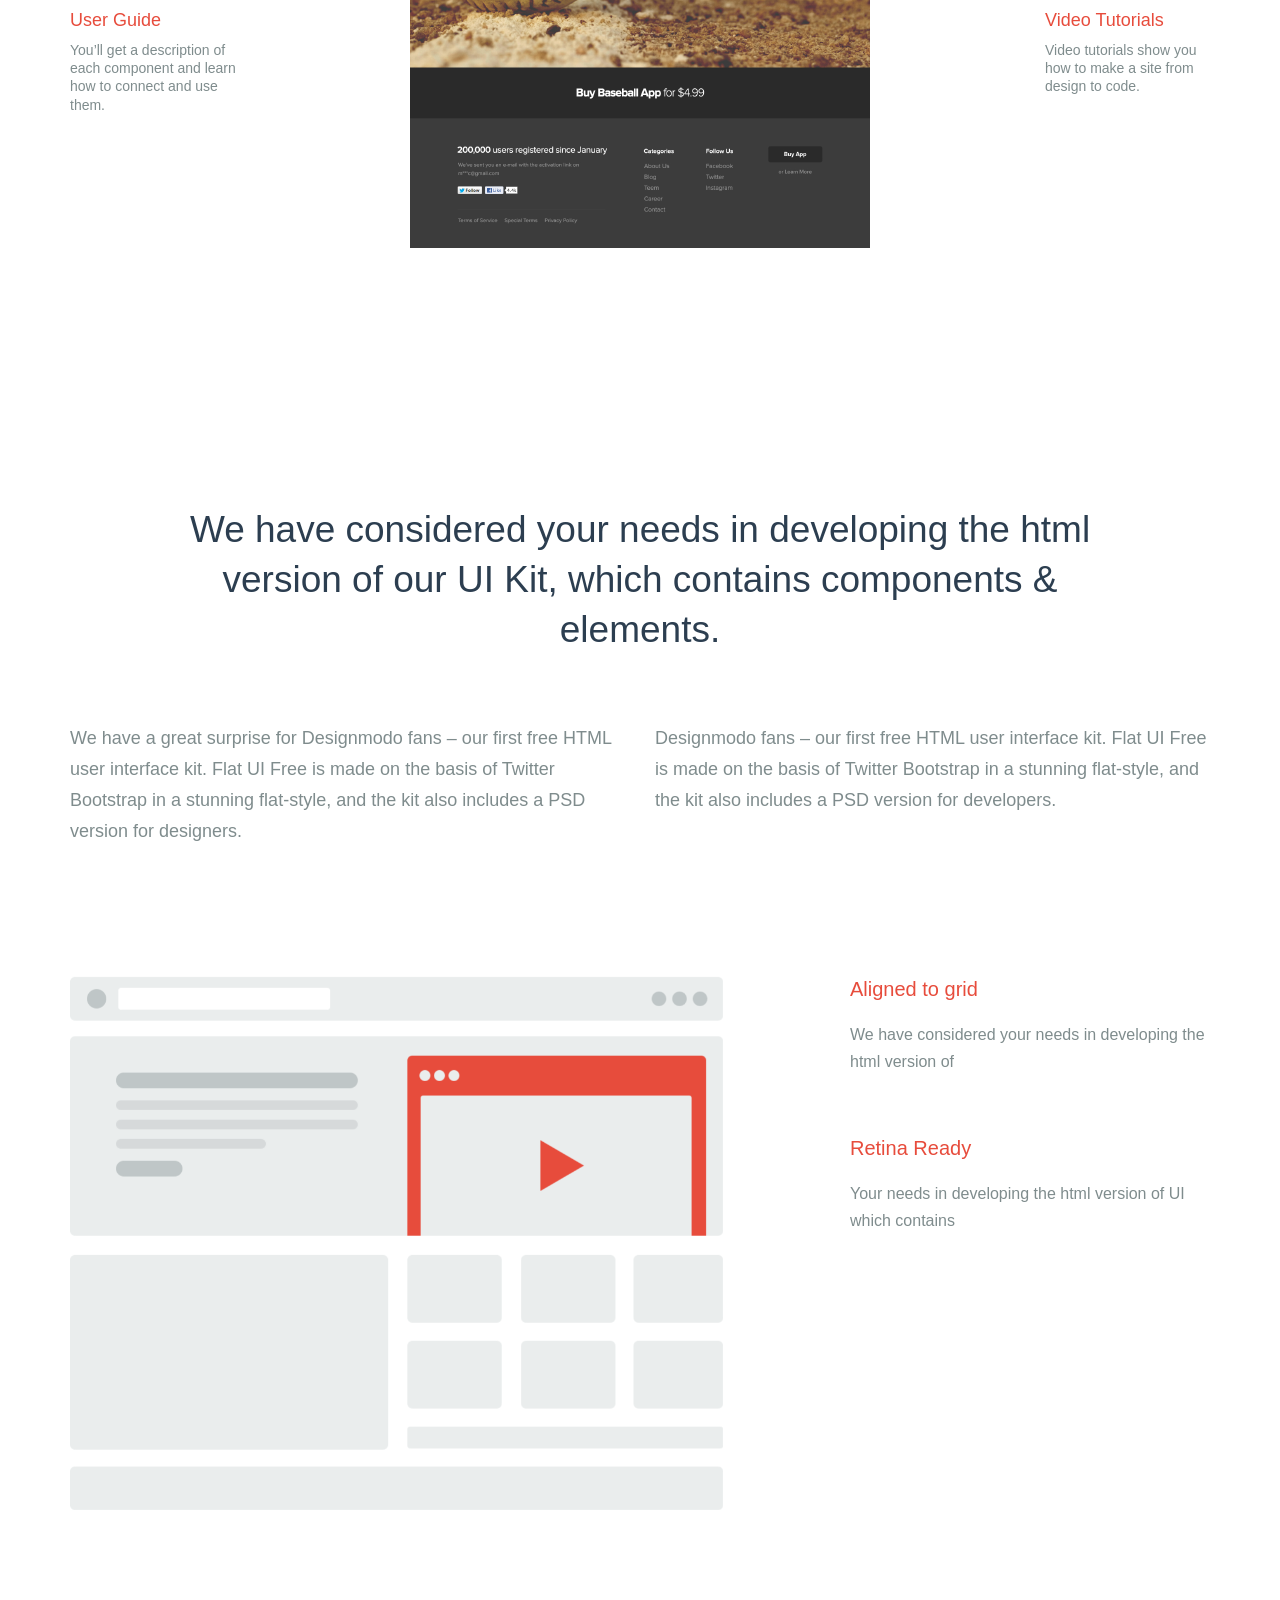
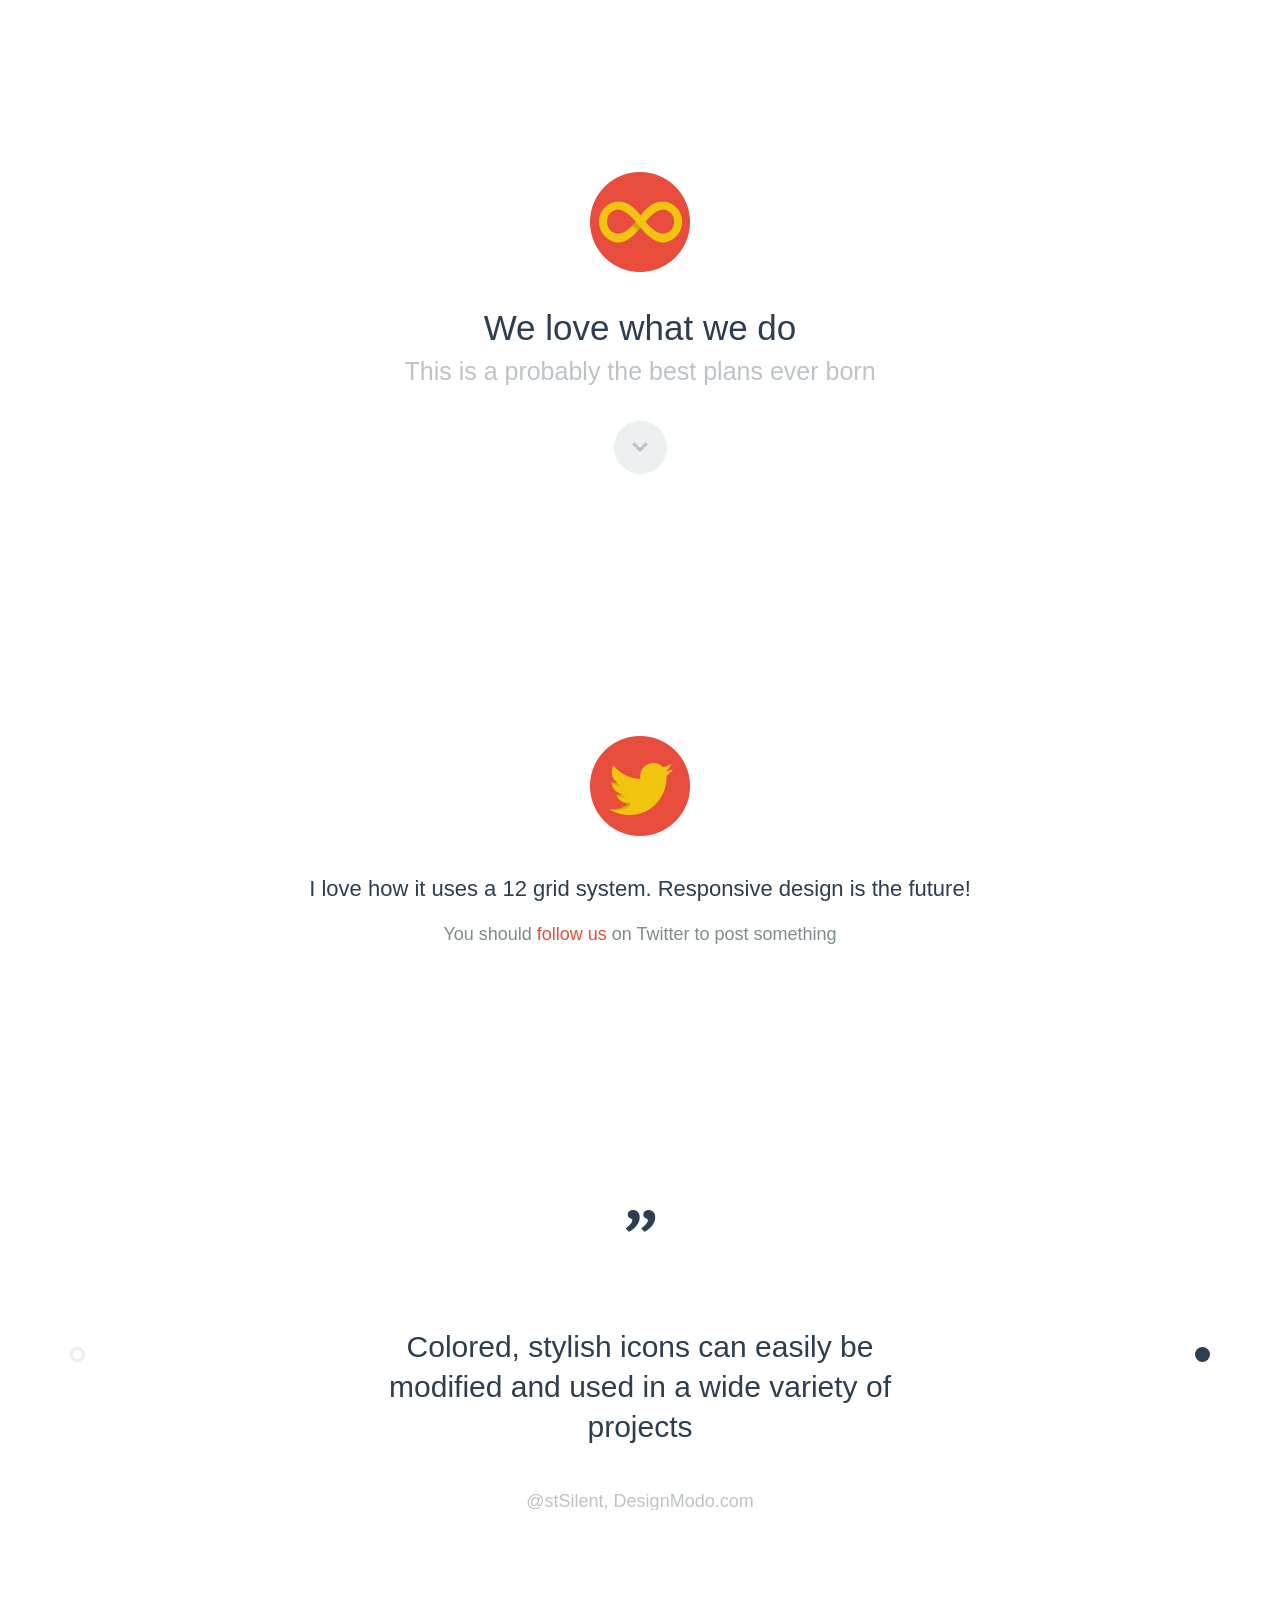
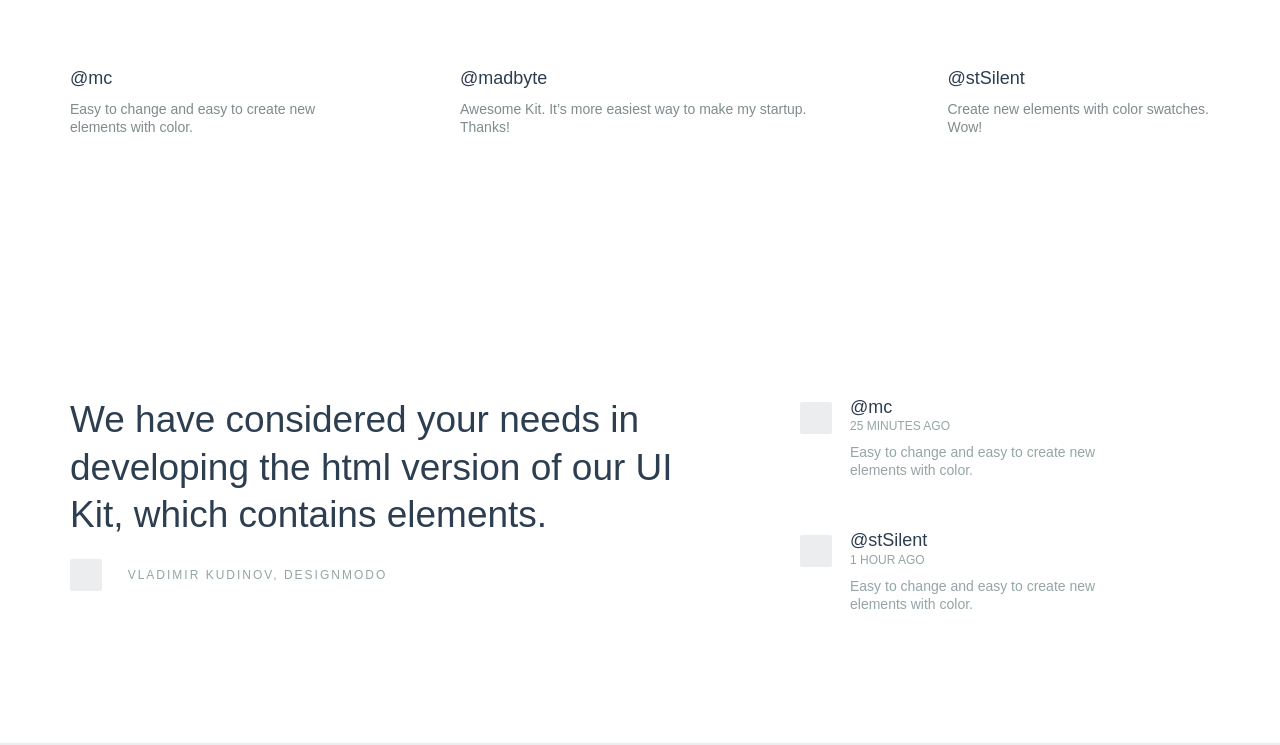
<file: ui-kit/ui-kit-content/index.html>
<!DOCTYPE html>
<html lang="en">
  <head>
    <meta charset="utf-8">
    <title>Content</title>
    <meta name="apple-mobile-web-app-capable" content="yes" />
    <meta name="viewport" content="width=device-width, initial-scale=1.0, maximum-scale=1.0, user-scalable=no" />
    <meta name="apple-mobile-web-app-status-bar-style" content="black" />
    <link rel="shortcut icon" href="../../flat-ui/images/favicon.ico">
    <link rel="stylesheet" href="../../flat-ui/bootstrap/css/bootstrap.css">
    <link rel="stylesheet" href="../../flat-ui/css/flat-ui.css">
    <!-- Using only with Flat-UI (free)-->
    <link rel="stylesheet" href="../../common-files/css/icon-font.css">
    <!-- end -->
    <link rel="stylesheet" href="../../common-files/css/animations.css">
    <link rel="stylesheet" href="../ui-kit-content/css/ui-kit-styles.css">
  </head>
  <body>
    <nav class="dockbar navbar-fixed-top" id="header-dockbar">
      <menu class="main-menu">
        <div class="container">
          <div class="row">
            <a href="index.html" class="man-brand col-sm-3">
              <span class="logotype">Startup</span>
              <span class="doc-title">components</span>
            </a>
            <button id="open-close-menu" class="menu-btn btn-inverse"><span class="fui-list"></span>
            </button>
            <dl class="col-sm-8">
              <dd><a href="../ui-kit-header/index.html">header</a>
              </dd>
              <dd><a class="active">content 1</a>
              </dd>
              <dd><a href="../ui-kit-content/index2.html">content 2</a>
              </dd>
              <dd><a href="../ui-kit-footer/index.html">footer</a>
              </dd>
              <dd><a href="../ui-kit-projects/index.html">project</a>
              </dd>
              <dd><a href="../ui-kit-price/index.html">price table</a>
              </dd>
              <dd><a href="../ui-kit-blog/index.html">blog</a>
              </dd>
              <dd><a href="../ui-kit-crew/index.html">crew</a>
              </dd>
              <dd><a href="../ui-kit-contacts/index.html">contact</a>
              </dd>
            </dl>
          </div>
        </div>
      </menu>
      <menu class="colapsed-menu">
        <dl>
          <dd><a href="../ui-kit-header/index.html">header</a>
          </dd>
          <dd><a class="active">content 1</a>
          </dd>
          <dd><a href="../ui-kit-content/index2.html">content 2</a>
          </dd>
          <dd><a href="../ui-kit-footer/index.html">footer</a>
          </dd>
          <dd><a href="../ui-kit-projects/index.html">project</a>
          </dd>
          <dd><a href="../ui-kit-price/index.html">price table</a>
          </dd>
          <dd><a href="../ui-kit-blog/index.html">blog</a>
          </dd>
          <dd><a href="../ui-kit-crew/index.html">crew</a>
          </dd>
          <dd><a href="../ui-kit-contacts/index.html">contact</a>
          </dd>
        </dl>
      </menu>
    </nav>
    <div class="page-wrapper">
      <!-- content-1 -->
      <section class="content-1">
        <div class="container">
          <div class="row">
            <div class="col-sm-10">
              <h3>Multi useful components</h3>
              <p>
                Startup Design Framework contains components and complex blocks which can easily be integrated into almost any design. All of these components are made in the same style, and can easily be integrated into projects.
              </p>
              <div class="row box-video">
                <div class="col-sm-7">
                  <div class="player">
                    <iframe id="pPlayer" src="http://player.vimeo.com/video/80282064?title=0&amp;byline=0&amp;portrait=0&amp;api=1&amp;player_id=pPlayer" frameborder="0" webkitallowfullscreen mozallowfullscreen allowfullscreen></iframe>
                  </div>
                  <h6>Introduction</h6>
                  <p>To get started, you select the any sample and base the entire website on it.</p>
                </div>
                <div class="col-sm-4 col-sm-offset-1">
                  <div class="btns">
                    <a class="btn btn-inverse" href="#"><span class="fui-apple"> </span>Buy in Appstore</a>
                    <a class="btn btn-primary" href="#"><span class="fui-android"> </span>Buy in Google Play</a>
                  </div>
                  <div class="additional-links">
                    Be sure to take a look at our
                    <br class="hidden-xs">
                    <a href="#">Terms of Use</a> and <a href="#">Privacy Policy</a>
                  </div>
                </div>
              </div>
            </div>
          </div>
        </div>
      </section>
      <!-- content-2 -->
      <section class="content-2">
        <div class="container">
          <div class="row">
            <div class="col-sm-6">
              <h3>Multi useful components</h3>
              <p>All of these components are made in the same style, and can easily be integrated into projects, allowing you to create hundreds of solutions for your future projects.
              </p>
              <div class="btns">
                <a class="btn btn-primary" href="#"><span class="fui-apple"> </span>Buy in Appstore</a>
                <a href="#"><b>Learn More</b></a>
              </div>
            </div>
            <div class="col-sm-5 col-sm-offset-1">
              <div class="player">
                <div class="btn btn-primary btn-play fui-play"></div>
              </div>
            </div>
          </div>
        </div>
      </section>
      <!-- content-3 -->
      <section class="content-3">
        <div>
          <div class="container">
            <div class="row">
              <div class="col-sm-6 aligment">
                <h3>We’ve created the product that will help your startup to look better.</h3>
                <p>
                  Startup Design Framework contains components and complex blocks which can easily be integrated into almost any design. Responsive layout, clear grid, retina ready.
                </p>
              </div>
              <div class="col-sm-6">
                <div class="img">
                  <img src="../../common-files/img/content/ticket-green@2x.png" alt="">
                </div>
              </div>
            </div>
          </div>
          <div class="delimiter">&nbsp;</div>
          <div class="container">
            <div class="row features">
              <div class="col-sm-3">
                <h6>High Resolution</h6>
                <p>We did a 2.5K size high resolution photo that will suit even for a very large web site.</p>
              </div>
              <div class="col-sm-3 col-sm-offset-1">
                <h6>Easy to use</h6>
                <p>To get started, you select the desired sample and base the entire website on it. It’s that simple!
                </p>
              </div>
              <div class="col-sm-3 col-sm-offset-1">
                <h6>Feel our design</h6>
                <p>Samples will show you the feeling on how to play around using the components.</p>
              </div>
            </div>
          </div>
        </div>
      </section>
      <!-- content-4 -->
      <section class="content-4">
        <div class="container">
          <h3>We love what we do. This is features of our products</h3>
          <div class="row features">
            <div class="col-sm-4">
              <img src="../../common-files/icons/retina-ready-s@2x.png" alt="" width="117" height="104">
              <h6>Block Model</h6>
              <p>You can easily combine any components in a variety of design projects. It’s easy!</p>
            </div>
            <div class="col-sm-4">
              <img src="../../common-files/icons/clock@2x.png" alt="" width="104" height="104">
              <h6>Multi-components</h6>
              <p>There are a lot of different blocks that will help you to make a perfect project.</p>
            </div>
            <div class="col-sm-4">
              <img src="../../common-files/icons/rocket@2x.png" alt="" width="101" height="101">
              <h6>Save Your Time</h6>
              <p>Use your time for generating new ideas for your startup. Take a break from the routine.</p>
            </div>
          </div>
        </div>
      </section>
      <!-- content-5 -->
      <section class="content-5">
        <div class="container">
          <img src="../../common-files/icons/magic-wand@2x.png" width="200" height="200" alt="">
          <div class="row">
            <div class="col-sm-10 col-sm-offset-1">
              <h3>Perfect for your project</h3>
              <p class="lead">You have the design, you have the code</p>
            </div>
          </div>
          <div class="row features">
            <div class="col-sm-4 col-sm-offset-2">
              <span class="fui-cmd"> </span>
              <h6>Save Your Time</h6>
              <p>Use your time for generating new ideas for your startup. Take a break from the routine and work for new ideas.</p>
            </div>
            <div class="col-sm-4 col-sm-offset-1">
              <span class="fui-windows"> </span>
              <h6>Responsive Layout</h6>
              <p>Of course we haven’t forgotten about the responsive layout. Create a website with full mobile support.
              </p>
            </div>
          </div>
          <div class="row features">
            <div class="col-sm-4 col-sm-offset-2">
              <span class="fui-upload"> </span>
              <h6>Retina Ready</h6>
              <p>Startup Framework works fine on devices supporting Retina Display. Feel the clarity in each pixel.
              </p>
            </div>
            <div class="col-sm-4 col-sm-offset-1">
              <span class="fui-credit-card"> </span>
              <h6>Money Economy</h6>
              <p>Startups can save money on design and code and spend it on concept, ideas and functionality.</p>
            </div>
          </div>
        </div>
      </section>
      <!-- content-6 -->
      <section class="content-6 v-center">
        <div>
          <div class="container">
            <h3><img src="../../common-files/icons/Infinity-Loop@2x.png" width="100" height="100" alt=""> Variety of designs </h3>
            <p class="lead">Use samples as-is or with new blocks from a UI Kit</p>
            <div class="row features">
              <div class="col-sm-4 col-sm-offset-2">
                <h6>Easy to use</h6>
                <p>To get started, you select the desired sample and base the entire website on it. It’s that simple!</p>
              </div>
              <div class="col-sm-4 col-sm-offset-1">
                <h6>Variety of designs</h6>
                <p>Each of these beautiful samples you can use as-is or with new blocks from a UI Kit to make your startup.
                </p>
              </div>
            </div>
            <div class="row features">
              <div class="col-sm-4 col-sm-offset-2">
                <h6>User Guide</h6>
                <p>You’ll get a description of each component and learn how to connect and use them.</p>
              </div>
              <div class="col-sm-4 col-sm-offset-1">
                <h6>Responsive Layout</h6>
                <p>Of course we haven’t forgotten about the responsive layout. Create a website with full mobile support.
                </p>
              </div>
            </div>
          </div>
        </div>
      </section>
      <!-- content-7 -->
      <section class="content-7 v-center">
        <div>
          <div class="container">
            <h3>Take a look in our awesome product</h3>
            <div class="row v-center">
              <div class="col-sm-3">
                <div>
                  Of course we haven’t forgotten about the responsive layout. Create a website with full mobile support.
                </div>
              </div>
              <div class="col-sm-4">
                <div class="col-sm-offset-1">
                  <div class="screen-wrapper">
                    <div class="screen">
                      <img src="../../common-files/img/content/screen-popup.png" alt="">
                      <img src="../../common-files/img/content/screen.png" alt="">
                    </div>
                  </div>
                </div>
              </div>
              <div class="col-sm-3">
                <div class="col-sm-offset-2">
                  <h6>Responsive Layout</h6>
Of course we haven’t forgotten about the responsive layout. Full mobile support.
                  <h6>Retina Ready</h6>
Startup Framework works fine on devices supporting Retina Display. Feel the clarity!
                </div>
              </div>
            </div>
          </div>
        </div>
      </section>
      <!-- content-8 -->
      <section class="content-8">
        <div>
          <div class="container">
            <div class="img">
              <img src="../../common-files/img/content/img-1@2x.png" alt="">
            </div>
            <h3>Take a look to our amazing Kit</h3>
            <div class="row">
              <div class="col-sm-6 col-sm-offset-3">
                <p>We have a great surprise for Designmodo fans – our first free HTML user interface kit. Flat UI Free is made on the basis of Twitter Bootstrap in a stunning flat-style.
                </p>
                <a class="btn btn-large btn-clear" href="#">TRY IT NOW</a>
              </div>
            </div>
          </div>
        </div>
      </section>
      <!-- content-9 -->
      <section class="content-9">
        <div class="container">
          <div class="row">
            <div class="col-sm-6">
              <h3>Documentation</h3>
              <p>Documentation is really important for a developer. Right from it you get to know the product. We tried to describe all the components and provide the set-up instructions.
              </p>
              <div class="row">
                <div class="col-sm-6 info">
                  <h6>User Guide</h6>
You’ll get a description of each component and learn how to connect and use them.
                </div>
                <div class="col-sm-6 info">
                  <h6>Video Tutorials</h6>
Video tutorials show you how to make a web site for your startup from design to code.
                </div>
              </div>
            </div>
            <div class="col-sm-5 col-sm-offset-1 hidden-xs">
              <img src="../../common-files/icons/browser-iphone@2x.png" width="300" height="300" alt="">
            </div>
          </div>
        </div>
      </section>
      <!-- content-10 -->
      <section class="content-10">
        <div class="container">
          <div class="row">
            <div class="col-sm-6">
              <h3>The Second Sneak-Peek
                    of Startup Design Framework</h3>
              <p>You can decide whether to create your site using UI Kit blocks or samples.</p>
              <div class="features">
                <div class="box">
                  <img src="../../common-files/icons/retina@2x.png" width="100" height="100" alt="">
                  <h6>Easy to use</h6>
                  <p>To get started, you select the desired sample and base the entire website on it. It’s that simple!
                  </p>
                </div>
                <div class="box">
                  <img src="../../common-files/icons/Gift-Box@2x.png" width="100" height="100" alt="">
                  <h6>Feel our design</h6>
                  <p>Samples will show you the feeling on how to play around using the components in the website building process.</p>
                </div>
                <div class="box">
                  <img src="../../common-files/icons/time@2x.png" width="100" height="100" alt="">
                  <h6>Variety of designs</h6>
                  <p>Responsive web design is a web design approach aimed to provide crafting sites.</p>
                </div>
              </div>
            </div>
            <div class="col-sm-4 col-sm-offset-2 text-center">
              <div id="c-10_myCarousel" class="carousel slide">
                <div class="carousel-inner">
                  <div class="item active">
                    <img src="../../common-files/img/content/iphone@2x.png" width="302" height="635" alt="">
                  </div>
                  <div class="item">
                    <img src="../../common-files/img/content/iphone@2x.png" width="302" height="635" alt="">
                  </div>
                  <div class="item">
                    <img src="../../common-files/img/content/iphone@2x.png" width="302" height="635" alt="">
                  </div>
                </div>
                <ol class="carousel-indicators">
                  <li data-target="#c-10_myCarousel" data-slide-to="0" class="active"></li>
                  <li data-target="#c-10_myCarousel" data-slide-to="1"></li>
                  <li data-target="#c-10_myCarousel" data-slide-to="2"></li>
                </ol>
              </div>
            </div>
          </div>
        </div>
      </section>
      <!-- content-11 -->
      <section class="content-11">
        <div class="container">
          <span>You have the design, you have the code</span>
          <a class="btn btn-large btn-danger" href="#">TRY IT NOW</a>
        </div>
      </section>
      <div class="delimiter-big"></div>
      <!-- content-12 -->
      <section class="content-12">
        <a class="wide btn-wide" href="#"><b>Buy Gramm App</b> for $9</a>
      </section>
      <div class="delimiter-big"></div>
      <!-- content-13 -->
      <section class="content-13 subscribe-form bg-turquoise">
        <div class="container">
          <div class="row">
            <form>
              <div class="col-sm-8">
                <input type="text" placeholder="Enter your e-mail" spellcheck="false">
              </div>
              <div class="col-sm-4">
                <button class="btn btn-large btn-primary" type="submit">
                  Subscribe now
                </button>
              </div>
            </form>
          </div>
        </div>
      </section>
      <div class="delimiter-big"></div>
      <!-- content-14 -->
      <section class="content-14 v-center">
        <div>
          <div class="container">
            <h3>Startup Framework</h3>
            <p class="lead">You have the design, you have the code</p>
            <div class="row features">
              <div class="col-sm-2">
                <div class="box-1">
                  <h6>Money</h6>
Startups can save money on design and code and spend it on concept and functionality.
                </div>
                <div class="box-2">
                  <h6>Retina Ready</h6>
Startup Framework works fine on devices supporting Retina Display.
                </div>
                <div class="box-3">
                  <h6>Easy to use</h6>
To get started, you select the desired sample and base the entire website on it.
                </div>
                <div class="box-4">
                  <h6>User Guide</h6>
You’ll get a description of each component and learn how to connect and use them.
                </div>
              </div>
              <div class="col-sm-6 col-sm-offset-1">
                <img src="../../common-files/img/content/page.png" alt="">
              </div>
              <div class="col-sm-2 col-sm-offset-1">
                <div class="box-5">
                  <h6>Save Your Time</h6>
Use your time for generating new ideas for your startup.
                </div>
                <div class="box-6">
                  <h6>Responsive Layout</h6>
Of course we haven’t forgotten about the responsive layout.
                </div>
                <div class="box-7">
                  <h6>Clear Grid</h6>
Components fixed to 12 Grid system. It allows you to find understanding between the designer and developer.
                </div>
                <div class="box-8">
                  <h6>Video Tutorials</h6>
Video tutorials show you how to make a site from design to code.
                </div>
              </div>
            </div>
          </div>
        </div>
      </section>
      <!-- content-15 -->
      <section class="content-15 v-center">
        <div>
          <div class="container">
            <div class="row">
              <h3 class="col-sm-10 col-sm-offset-1">We have considered your needs in developing the html version of our
                    UI Kit, which contains components &amp; elements.
                </h3>
            </div>
            <div class="row">
              <div class="col-sm-6">
                <p>We have a great surprise for Designmodo fans – our first free HTML user interface kit. Flat UI Free is made on the basis of Twitter Bootstrap in a stunning flat-style, and the kit also includes a PSD version for designers.
                </p>
              </div>
              <div class="col-sm-6">
                <p>
                  Designmodo fans – our first free HTML user interface kit. Flat UI Free is made on the basis of Twitter Bootstrap in a stunning flat-style, and the kit also includes a PSD version for developers.
                </p>
              </div>
            </div>
            <div class="row features">
              <div class="col-sm-7">
                <img src="../../common-files/img/content/screen-2@2x.png" width="540" height="441" alt="">
              </div>
              <div class="col-sm-4 col-sm-offset-1">
                <h6>Aligned to grid</h6>
                <p>We have considered your needs in developing the html version of</p>
                <h6>Retina Ready</h6>
                <p>Your needs in developing the html version of UI which contains</p>
              </div>
            </div>
          </div>
        </div>
      </section>
      <!-- content-16 -->
      <section class="content-16 v-center">
        <div>
          <div class="container">
            <h3><img src="../../common-files/icons/Infinity-Loop@2x.png" width="100" height="100" alt=""> We love what we
                do </h3>
            <p class="lead">This is a probably the best plans ever born</p>
          </div>
        </div>
        <a class="control-btn fui-arrow-down" href="#"></a>
      </section>
      <!-- content-17 -->
      <section class="content-17 v-center">
        <div>
          <div class="container">
            <h3><img src="../../common-files/icons/twitter@2x.png" width="100" height="100" alt=""></h3>
            <div id="c-17_myCarousel" class="carousel slide">
              <div class="carousel-inner">
                <div class="item active">I love how it uses a 12 grid system. Responsive design is the future!</div>
                <div class="item">Responsive design is the future!</div>
                <div class="item">Responsive design is the future! I love how it uses a 12 grid system.</div>
                <div class="item">I love how it uses a 12 grid system.</div>
              </div>
            </div>
            <p>
              You should <a href="#">follow us</a> on Twitter to post something
            </p>
          </div>
        </div>
      </section>
      <!-- content-18 -->
      <section class="content-18">
        <div class="container">
          <div id="c-18_myCarousel" class="carousel slide" data-interval="600000">
            <div class="controls">
              <a class="carousel-control left disabled" href="#" data-slide="prev"></a>
              <a class="carousel-control right" href="#c-18_myCarousel" data-slide="next"></a>
            </div>
            <div class="carousel-inner">
              <div class="item active">
                <div class="quote-text">
                  Colored, stylish icons can easily be modified and used in a wide variety of projects
                </div>
                <div class="quote-author">@stSilent, DesignModo.com</div>
              </div>
              <div class="item">
                <div class="quote-text">
                  Colored, stylish icons can easily be modified and used in a wide variety of projects
                </div>
                <div class="quote-author">@stSilent, DesignModo.com</div>
              </div>
              <div class="item">
                <div class="quote-text">
                  Colored, stylish icons can easily be modified and used in a wide variety of projects
                </div>
                <div class="quote-author">@stSilent, DesignModo.com</div>
              </div>
            </div>
          </div>
          <div class="row quotes">
            <div class="col-sm-3">
              <h6>@mc</h6>
Easy to change and easy to create new elements with color.
            </div>
            <div class="col-sm-4 col-sm-offset-1">
              <h6>@madbyte</h6>
Awesome Kit. It’s more easiest way to make my startup. Thanks!
            </div>
            <div class="col-sm-3 col-sm-offset-1">
              <h6>@stSilent</h6>
Create new elements with color swatches. Wow!
            </div>
          </div>
        </div>
      </section>
      <!-- content-19 -->
      <section class="content-19">
        <div class="container">
          <div class="row">
            <div class="col-sm-7">
              <div class="quote">
                <div class="quote-text">
                  We have considered your needs in developing the html version of our UI Kit, which contains elements.
                </div>
                <div class="quote-author">
                  <div class="quote-author-photo"></div>
                  <div class="quote-author-name">
                    VLADIMIR KUDINOV, DESIGNMODO
                  </div>
                </div>
              </div>
            </div>
            <div class="col-sm-3 col-sm-offset-1">
              <div class="quote">
                <div class="quote-author">
                  <div class="quote-author-photo"></div>
                  <div class="quote-author-name">@mc</div>
                </div>
                <div class="quote-date">25 MINUTES AGO</div>
                <div class="quote-text">Easy to change and easy to create new elements with color.</div>
              </div>
              <div class="quote">
                <div class="quote-author">
                  <div class="quote-author-photo"></div>
                  <div class="quote-author-name">@stSilent</div>
                </div>
                <div class="quote-date">1 HOUR AGO</div>
                <div class="quote-text">Easy to change and easy to create new elements with color.</div>
              </div>
            </div>
          </div>
        </div>
      </section>
    </div>
    <!-- Placed at the end of the document so the pages load faster -->
    <script src="../../common-files/js/jquery-1.10.2.min.js"></script>
    <script src="../../flat-ui/js/bootstrap.min.js"></script>
    <script src="../../common-files/js/modernizr.custom.js"></script>
    <script src="../../common-files/js/page-transitions.js"></script>
    <script src="../../common-files/js/jquery.scrollTo-1.4.3.1-min.js"></script>
    <script src="../../common-files/js/jquery.parallax.min.js"></script>
    <script src="../../common-files/js/easing.min.js"></script>
    <script src="../../common-files/js/jquery.svg.js"></script>
    <script src="../../common-files/js/jquery.svganim.js"></script>
    <script src="../../common-files/js/startup-kit.js"></script>
  </body>
</html>
</file>
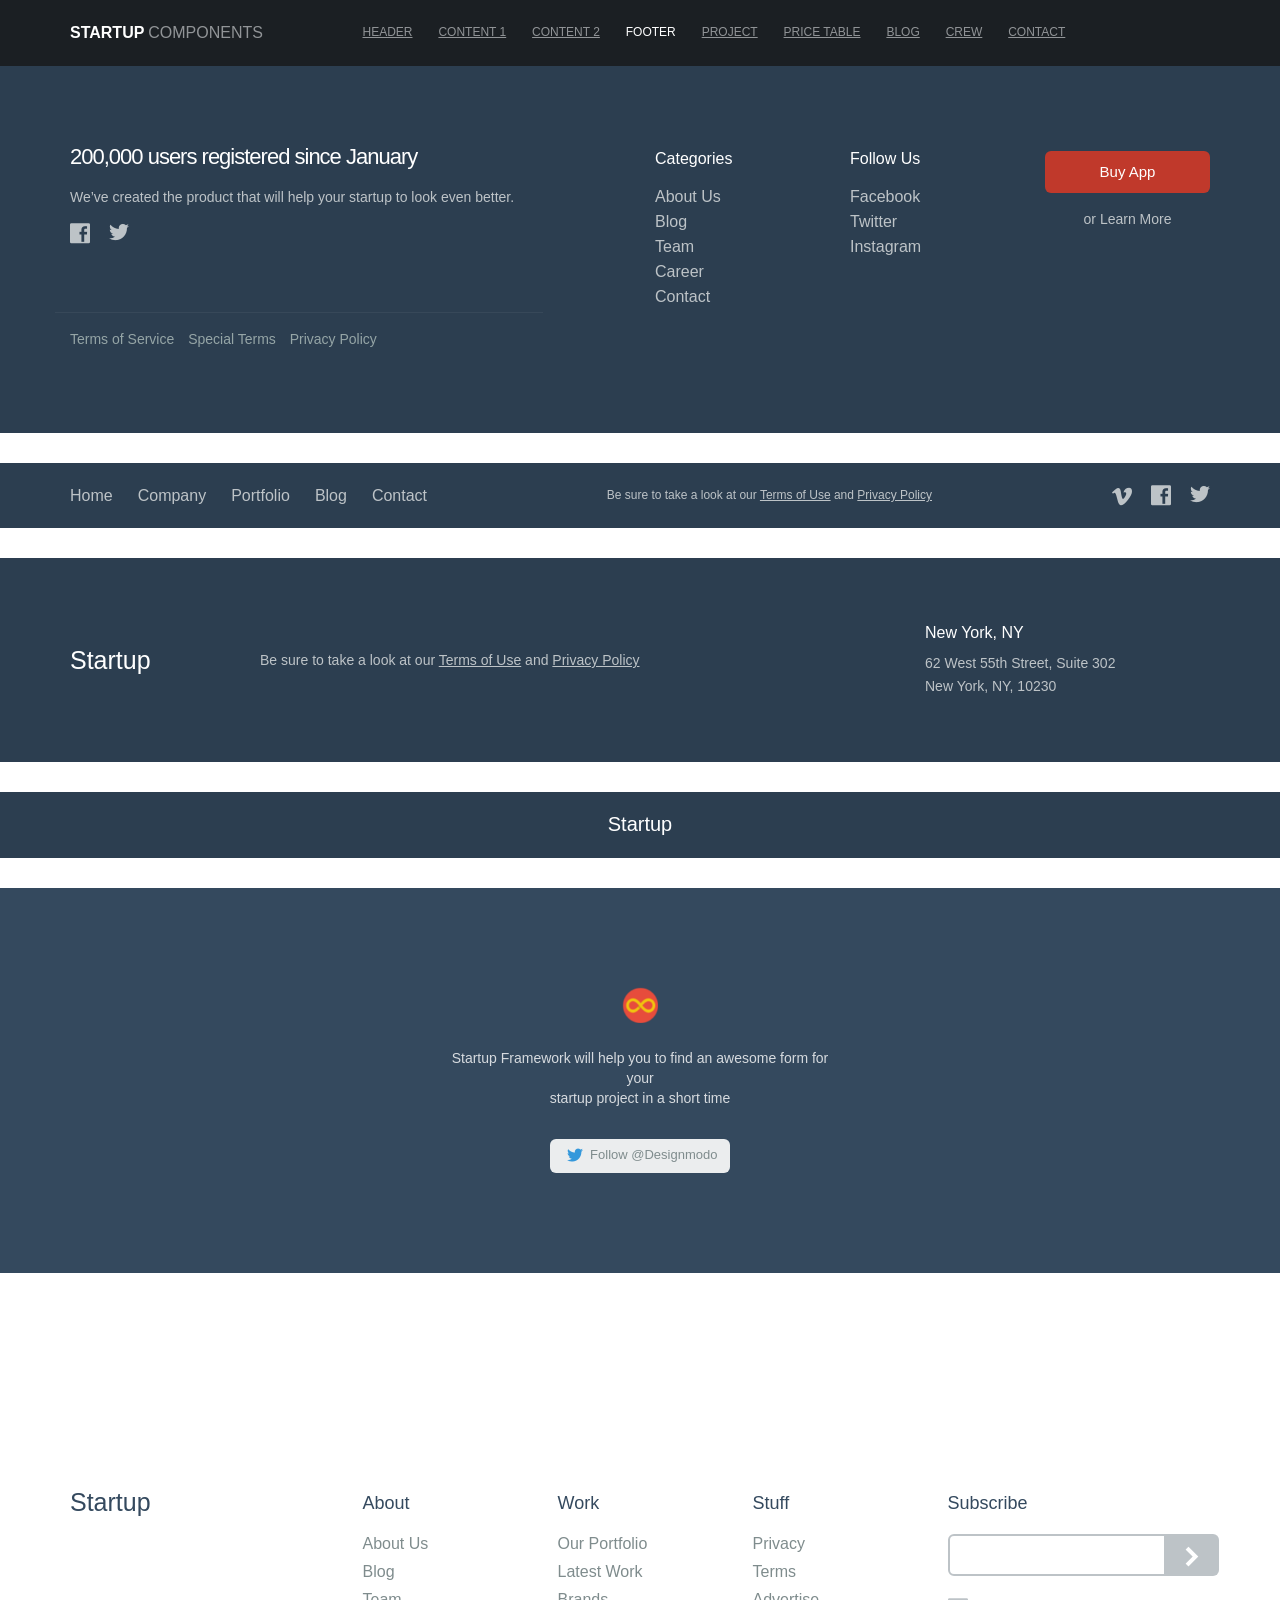
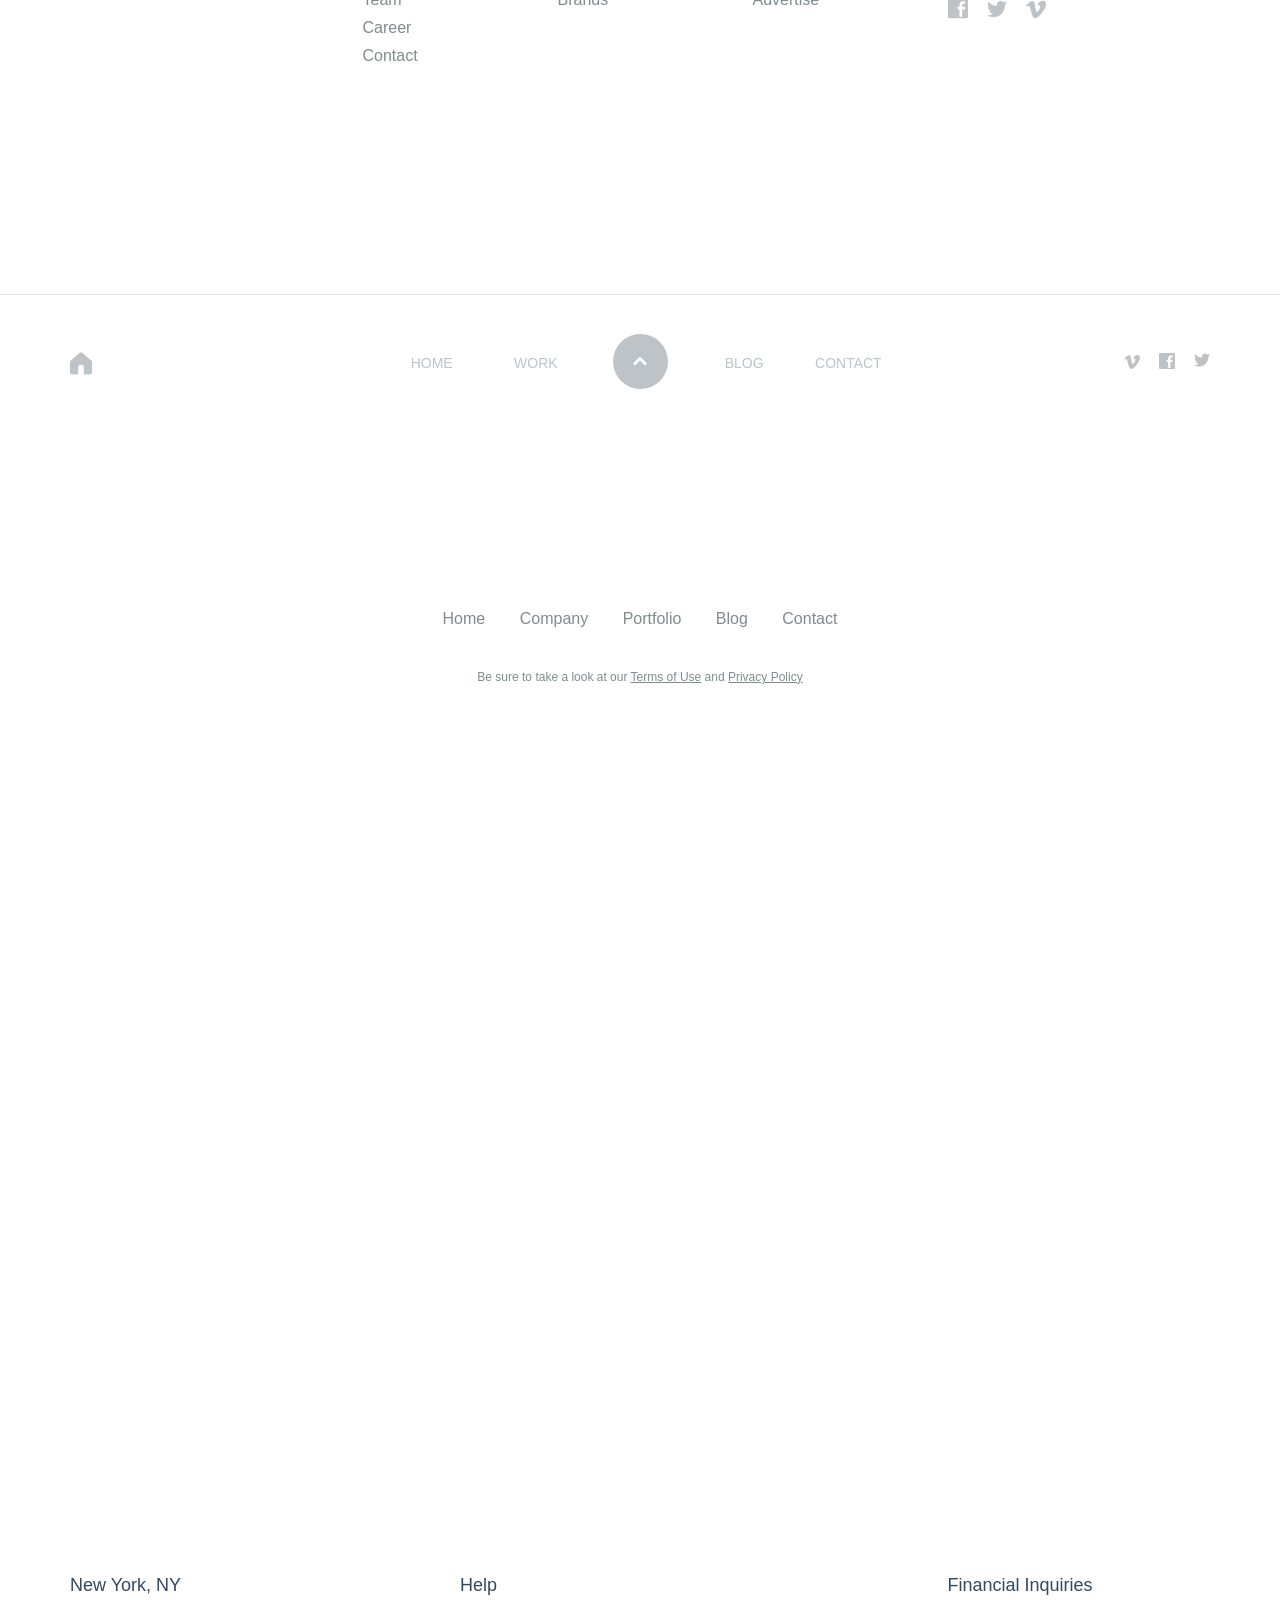
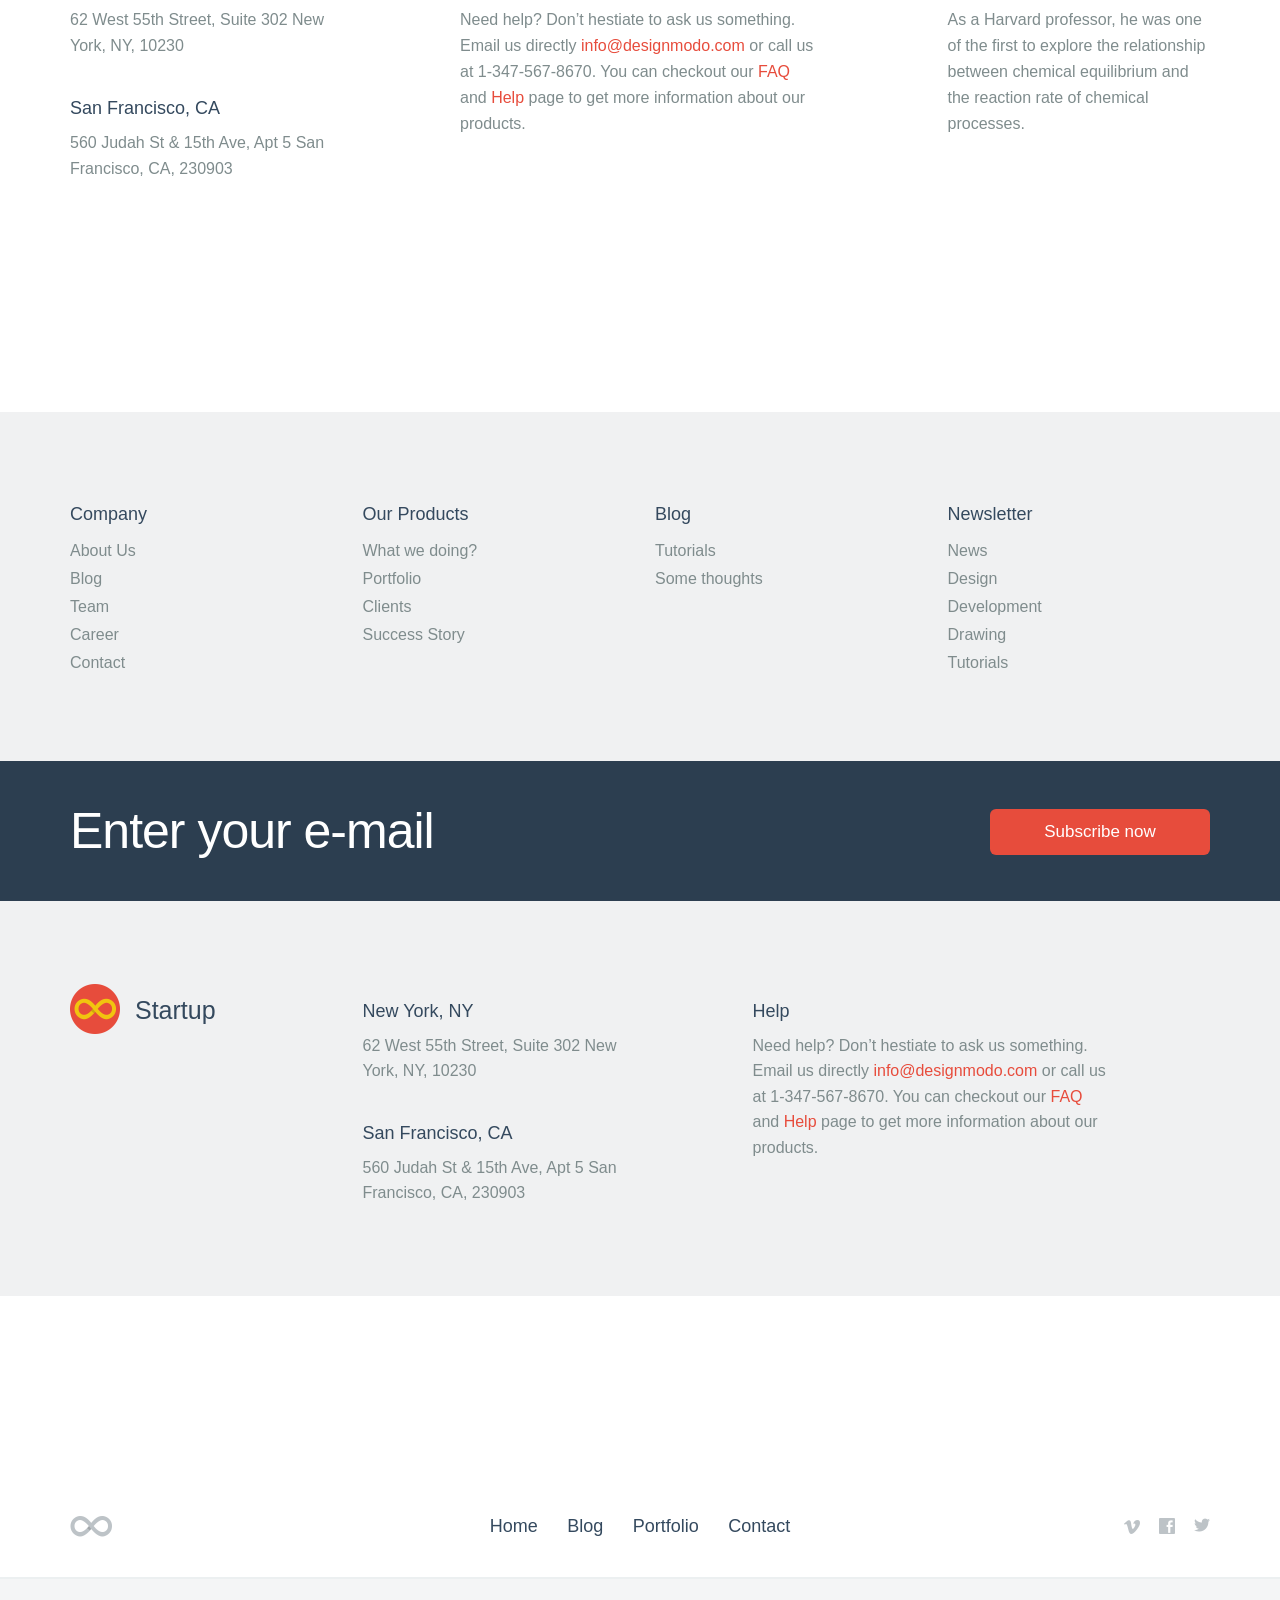
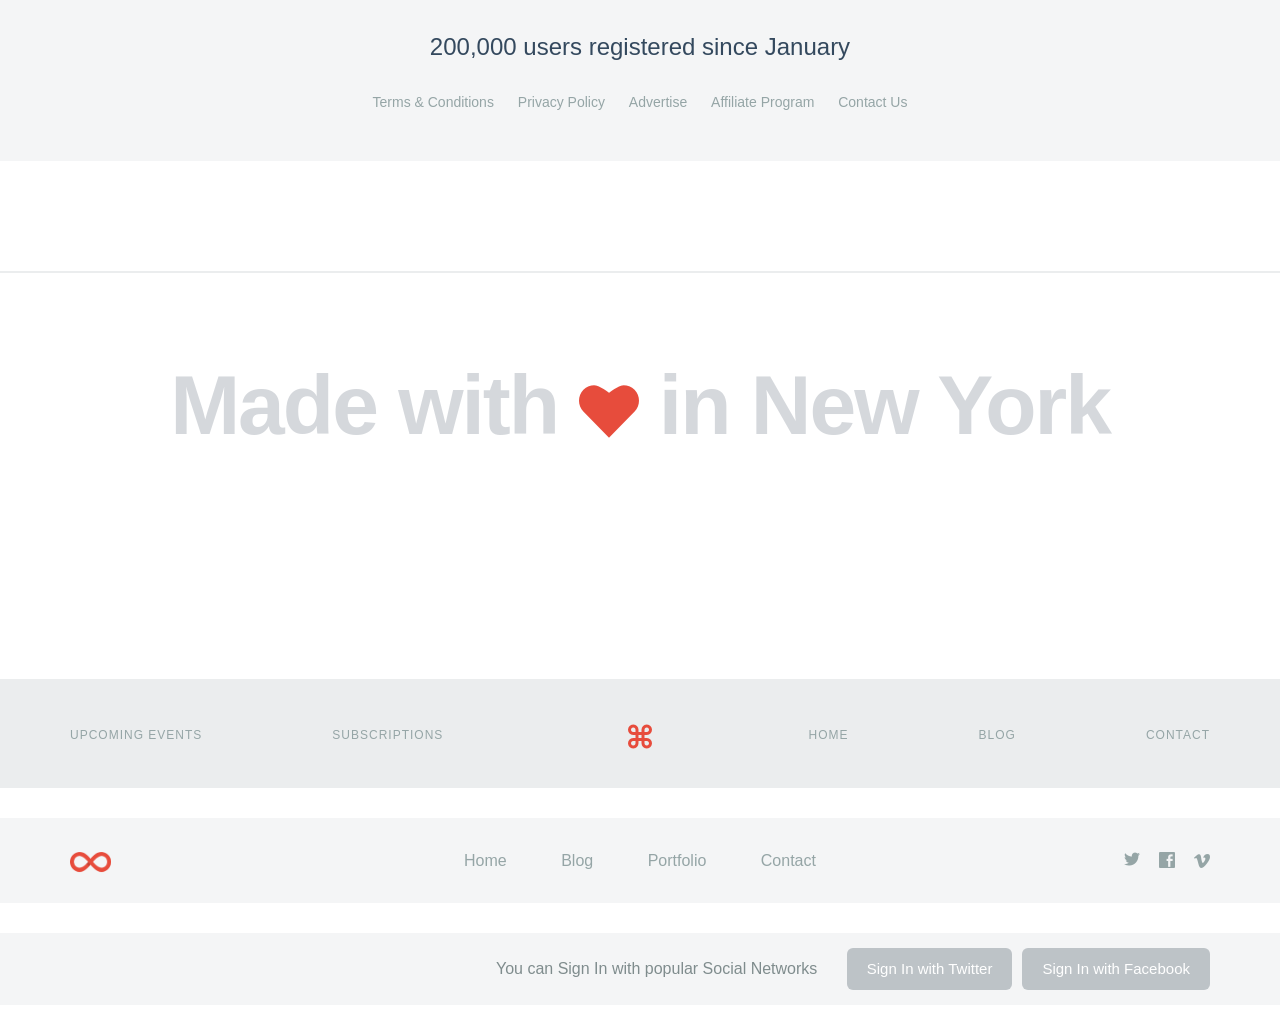
<file: ui-kit/ui-kit-footer/index.html>
<!DOCTYPE html>
<html lang="en">
  <head>
    <meta charset="utf-8">
    <title>Footer</title>
    <meta name="apple-mobile-web-app-capable" content="yes" />
    <meta name="viewport" content="width=device-width, initial-scale=1.0, maximum-scale=1.0, user-scalable=no" />
    <meta name="apple-mobile-web-app-status-bar-style" content="black" />
    <link rel="shortcut icon" href="../../flat-ui/images/favicon.ico">
    <link rel="stylesheet" href="../../flat-ui/bootstrap/css/bootstrap.css">
    <link rel="stylesheet" href="../../flat-ui/css/flat-ui.css">
    <!-- Using only with Flat-UI (free)-->
    <link rel="stylesheet" href="../../common-files/css/icon-font.css">
    <!-- end -->
    <link rel="stylesheet" href="../ui-kit-footer/css/ui-kit-styles.css">
  </head>
  <body>
    <nav class="dockbar navbar-fixed-top" id="header-dockbar">
      <menu class="main-menu">
        <div class="container">
          <div class="row">
            <a href="index.html" class="man-brand col-sm-3">
              <span class="logotype">Startup</span>
              <span class="doc-title">components</span>
            </a>
            <button id="open-close-menu" class="menu-btn btn-inverse"><span class="fui-list"></span>
            </button>
            <dl class="col-sm-8">
              <dd><a href="../ui-kit-header/index.html">header</a>
              </dd>
              <dd><a href="../ui-kit-content/index.html">content 1</a>
              </dd>
              <dd><a href="../ui-kit-content/index2.html">content 2</a>
              </dd>
              <dd><a class="active">footer</a>
              </dd>
              <dd><a href="../ui-kit-projects/index.html">project</a>
              </dd>
              <dd><a href="../ui-kit-price/index.html">price table</a>
              </dd>
              <dd><a href="../ui-kit-blog/index.html">blog</a>
              </dd>
              <dd><a href="../ui-kit-crew/index.html">crew</a>
              </dd>
              <dd><a href="../ui-kit-contacts/index.html">contact</a>
              </dd>
            </dl>
          </div>
        </div>
      </menu>
      <menu class="colapsed-menu">
        <dl>
          <dd><a href="../ui-kit-header/index.html">header</a>
          </dd>
          <dd><a href="../ui-kit-content/index.html">content 1</a>
          </dd>
          <dd><a href="../ui-kit-content/index2.html">content 2</a>
          </dd>
          <dd><a class="active">footer</a>
          </dd>
          <dd><a href="../ui-kit-projects/index.html">project</a>
          </dd>
          <dd><a href="../ui-kit-price/index.html">price table</a>
          </dd>
          <dd><a href="../ui-kit-blog/index.html">blog</a>
          </dd>
          <dd><a href="../ui-kit-crew/index.html">crew</a>
          </dd>
          <dd><a href="../ui-kit-contacts/index.html">contact</a>
          </dd>
        </dl>
      </menu>
    </nav>
    <div class="page-wrapper">
      <!-- footer-1 -->
      <footer class="footer-1 bg-midnight-blue">
        <div class="container">
          <div class="row">
            <div class="col-sm-5">
              <p class="lead"><b>200,000</b> users registered since January</p>
              We’ve created the product that will help your startup to look even better.
              <div class="social-btns">
                <a href="#" class="social-btn-facebook" data-text="Startup Design Framework - http://designmodo.com/startup/ Suit Up your Startup!" data-url="http://designmodo.com/startup/">
                  <div class="fui-facebook"></div>
                  <div class="fui-facebook"></div>
                </a>
                <a href="#" class="social-btn-twitter" data-text="Startup Design Framework - http://designmodo.com/startup/ Suit Up your Startup!" data-url="http://designmodo.com/startup/">
                  <div class="fui-twitter"></div>
                  <div class="fui-twitter"></div>
                </a>
              </div>
            </div>
            <nav>
              <div class="col-sm-2 col-sm-offset-1">
                <h6>Categories</h6>
                <ul>
                  <li><a href="#">About Us</a>
                  </li>
                  <li><a href="#">Blog</a>
                  </li>
                  <li><a href="#">Team</a>
                  </li>
                  <li><a href="#">Career</a>
                  </li>
                  <li><a href="#">Contact</a>
                  </li>
                </ul>
              </div>
              <div class="col-sm-2">
                <h6>Follow Us</h6>
                <ul>
                  <li><a href="#">Facebook</a>
                  </li>
                  <li><a href="#">Twitter</a>
                  </li>
                  <li><a href="#">Instagram</a>
                  </li>
                </ul>
              </div>
            </nav>
            <div class="col-sm-2 buy-btn">
              <a class="btn btn-danger btn-block" href="#">Buy App</a>
or <a href="#">Learn More</a>
            </div>
          </div>
          <div class="row">
            <div class="col-sm-5 additional-links">
              <a href="#">Terms of Service</a>
              <a href="#">Special Terms</a>
              <a href="#">Privacy Policy</a>
            </div>
          </div>
        </div>
      </footer>
      <div class="delimiter"></div>
      <!-- footer-2 -->
      <footer class="footer-2 bg-midnight-blue">
        <div class="container">
          <nav class="pull-left">
            <ul>
              <li class="active"><a href="#">Home</a>
              </li>
              <li><a href="#">Company</a>
              </li>
              <li><a href="#">Portfolio</a>
              </li>
              <li><a href="#">Blog</a>
              </li>
              <li><a href="#">Contact</a>
              </li>
            </ul>
          </nav>
          <div class="social-btns pull-right">
            <a href="#">
              <div class="fui-vimeo"></div>
              <div class="fui-vimeo"></div>
            </a>
            <a href="#">
              <div class="fui-facebook"></div>
              <div class="fui-facebook"></div>
            </a>
            <a href="#">
              <div class="fui-twitter"></div>
              <div class="fui-twitter"></div>
            </a>
          </div>
          <div class="additional-links">
            Be sure to take a look at our <a href="#">Terms of Use</a> and <a href="#">Privacy Policy</a>
          </div>
        </div>
      </footer>
      <div class="delimiter"></div>
      <!-- footer-3 -->
      <footer class="footer-3">
        <div class="container">
          <div class="row v-center">
            <div class="col-sm-2">
              <a class="brand" href="#">Startup</a>
            </div>
            <div class="col-sm-7">
              <div class="additional-links">
                Be sure to take a look at our <a href="#">Terms of Use</a> and <a href="#">Privacy Policy</a>
              </div>
            </div>
            <div class="col-sm-3">
              <h6>New York, NY</h6>
              <div class="address">
                62 West 55th Street, Suite 302
                <br>New York, NY, 10230
              </div>
            </div>
          </div>
        </div>
      </footer>
      <div class="delimiter"></div>
      <!-- footer-4 -->
      <footer class="footer-4 bg-midnight-blue">
        <div class="container">
          <a class="brand" href="#">Startup</a>
        </div>
      </footer>
      <div class="delimiter"></div>
      <!-- footer-5 -->
      <footer class="footer-5 bg-wet-asphalt">
        <div class="container">
          <a class="brand" href="#">
            <img src="../../common-files/icons/Infinity-Loop@2x.png" width="35" height="35" alt="">
          </a>
          <div class="row">
            <div class="col-sm-6 col-sm-offset-3">
              <div class="text">Startup Framework will help you to find an awesome form for your
                <br/>startup project in a short time</div>
            </div>
          </div>
          <a class="btn btn-small" href="#"><span class="fui-twitter"> </span> Follow @Designmodo</a>
        </div>
      </footer>
      <div class="delimiter-big"></div>
      <!-- footer-6 -->
      <footer class="footer-6">
        <div class="container">
          <div class="row">
            <div class="col-sm-3">
              <div><a class="brand" href="#">Startup</a>
              </div>
            </div>
            <nav>
              <div class="col-sm-2">
                <h6>About</h6>
                <ul>
                  <li><a href="#">About Us</a>
                  </li>
                  <li><a href="#">Blog</a>
                  </li>
                  <li><a href="#">Team</a>
                  </li>
                  <li><a href="#">Career</a>
                  </li>
                  <li><a href="#">Contact</a>
                  </li>
                </ul>
              </div>
              <div class="col-sm-2">
                <h6>Work</h6>
                <ul>
                  <li><a href="#">Our Portfolio</a>
                  </li>
                  <li><a href="#">Latest Work</a>
                  </li>
                  <li><a href="#">Brands</a>
                  </li>
                </ul>
              </div>
              <div class="col-sm-2">
                <h6>Stuff</h6>
                <ul>
                  <li><a href="#">Privacy</a>
                  </li>
                  <li><a href="#">Terms</a>
                  </li>
                  <li><a href="#">Advertise</a>
                  </li>
                </ul>
              </div>
            </nav>
            <div class="col-sm-3">
              <h6>Subscribe</h6>
              <div class="input-group">
                <input type="text" class="form-control">
                <span class="input-group-btn">
                        <button class="btn" type="button">
                            <span class="fui-arrow-right"> </span>
                </button>
                </span>
              </div>
              <div class="social-btns">
                <a href="#">
                  <div class="fui-facebook"></div>
                  <div class="fui-facebook"></div>
                </a>
                <a href="#">
                  <div class="fui-twitter"></div>
                  <div class="fui-twitter"></div>
                </a>
                <a href="#">
                  <div class="fui-vimeo"></div>
                  <div class="fui-vimeo"></div>
                </a>
              </div>
            </div>
          </div>
        </div>
      </footer>
      <!-- footer-7 -->
      <footer class="footer-7 ">
        <div class="container">
          <a href="#"><span class="fui-home"> </span></a>
          <nav>
            <ul>
              <li><a href="#">HOME</a>
              </li>
              <li><a href="#">WORK</a>
              </li>
              <li class="scroll-btn">
                <a href="#" class="scroll-top fui-arrow-up"></a>
              </li>
              <li><a href="#">BLOG</a>
              </li>
              <li><a href="#">CONTACT</a>
              </li>
            </ul>
          </nav>
          <div class="social-btns">
            <a href="#">
              <div class="fui-vimeo"></div>
              <div class="fui-vimeo"></div>
            </a>
            <a href="#">
              <div class="fui-facebook"></div>
              <div class="fui-facebook"></div>
            </a>
            <a href="#">
              <div class="fui-twitter"></div>
              <div class="fui-twitter"></div>
            </a>
          </div>
        </div>
      </footer>
      <!-- footer-8 -->
      <footer class="footer-8">
        <div class="container">
          <nav>
            <ul>
              <li class="active"><a href="#">Home</a>
              </li>
              <li><a href="#">Company</a>
              </li>
              <li><a href="#">Portfolio</a>
              </li>
              <li><a href="#">Blog</a>
              </li>
              <li><a href="#">Contact</a>
              </li>
            </ul>
          </nav>
          <div class="additional-links">
            Be sure to take a look at our <a href="#">Terms of Use</a> and <a href="#">Privacy Policy</a>
          </div>
        </div>
      </footer>
      <div class="delimiter-big"></div>
      <!-- footer-9 -->
      <section class="footer-9-map">
        <iframe width="100%" height="100%" frameborder="0" scrolling="no" marginheight="0" marginwidth="0" src="https://maps.google.com/?ie=UTF8&amp;t=m&amp;ll=40.714353,-74.005973&amp;spn=0.04554,0.072956&amp;z=12&amp;output=embed"></iframe>
      </section>
      <footer class="footer-9 v-center">
        <div>
          <div class="container">
            <div class="row">
              <div class="col-sm-3">
                <div class="box box-first">
                  <h6>New York, NY</h6>
                  <p>62 West 55th Street, Suite 302 New York, NY, 10230</p>
                </div>
                <br class="hidden-xs">
                <div class="box">
                  <h6>San Francisco, CA</h6>
                  <p>560 Judah St &amp; 15th Ave, Apt 5 San Francisco, CA, 230903</p>
                </div>
              </div>
              <div class="col-sm-4 col-sm-offset-1 box">
                <h6>Help</h6>
                <p>Need help? Don’t hestiate to ask us something. Email us directly <a href="#">info@designmodo.com</a> or call us at 1-347-567-8670. You can checkout our <a href="#">FAQ</a> and <a href="#">Help</a> page to get more information about our products.</p>
              </div>
              <div class="col-sm-3 col-sm-offset-1 box">
                <h6>Financial Inquiries</h6>
                <p>As a Harvard professor, he was one of the first to explore the relationship between chemical equilibrium and the reaction rate of chemical processes.</p>
              </div>
            </div>
          </div>
        </div>
      </footer>
      <div class="delimiter-big"></div>
      <!-- footer-10 -->
      <footer class="footer-10">
        <div class="container">
          <div class="row">
            <div class="col-sm-2">
              <nav>
                <h6>Company</h6>
                <ul>
                  <li><a href="#">About Us</a>
                  </li>
                  <li><a href="#">Blog</a>
                  </li>
                  <li><a href="#">Team</a>
                  </li>
                  <li><a href="#">Career</a>
                  </li>
                  <li><a href="#">Contact</a>
                  </li>
                </ul>
              </nav>
            </div>
            <div class="col-sm-2 col-sm-offset-1">
              <nav>
                <h6>Our Products</h6>
                <ul>
                  <li><a href="#">What we doing?</a>
                  </li>
                  <li><a href="#">Portfolio</a>
                  </li>
                  <li><a href="#">Clients</a>
                  </li>
                  <li><a href="#">Success Story</a>
                  </li>
                </ul>
              </nav>
            </div>
            <div class="col-sm-2 col-sm-offset-1">
              <nav>
                <h6>Blog</h6>
                <ul>
                  <li><a href="#">Tutorials</a>
                  </li>
                  <li><a href="#">Some thoughts</a>
                  </li>
                </ul>
              </nav>
            </div>
            <div class="col-sm-2 col-sm-offset-1">
              <nav>
                <h6>Newsletter</h6>
                <ul>
                  <li><a href="#">News</a>
                  </li>
                  <li><a href="#">Design</a>
                  </li>
                  <li><a href="#">Development</a>
                  </li>
                  <li><a href="#">Drawing</a>
                  </li>
                  <li><a href="#">Tutorials</a>
                  </li>
                </ul>
              </nav>
            </div>
          </div>
        </div>
        <div class="subscribe-form bg-midnight-blue">
          <form>
            <div class="container">
              <div class="row">
                <div class="col-sm-8">
                  <input type="text" placeholder="Enter your e-mail" spellcheck="false">
                </div>
                <div class="col-sm-4">
                  <button class="btn btn-large btn-danger" type="submit">Subscribe now</button>
                </div>
              </div>
            </div>
          </form>
        </div>
        <div class="container">
          <div class="row">
            <div class="col-sm-3">
              <a class="brand" href="#">
                <img src="../../common-files/icons/Infinity-Loop@2x.png" width="50" height="50" alt="">Startup
              </a>
            </div>
            <div class="col-sm-3">
              <div class="box box-first">
                <h6>New York, NY</h6>
                <p>62 West 55th Street, Suite 302 New York, NY, 10230</p>
              </div>
              <br class="hidden-xs">
              <div class="box">
                <h6>San Francisco, CA</h6>
                <p>560 Judah St &amp; 15th Ave, Apt 5 San Francisco, CA, 230903</p>
              </div>
            </div>
            <div class="col-sm-4 col-sm-offset-1 box">
              <h6>Help</h6>
              <p>Need help? Don’t hestiate to ask us something. Email us directly
                <a href="#">info@designmodo.com</a> or call us at 1-347-567-8670. You can checkout our <a href="#">FAQ</a> and <a href="#">Help</a>
page to get more information about our products.
              </p>
            </div>
          </div>
        </div>
      </footer>
      <div class="delimiter-big"></div>
      <!-- footer-11 -->
      <footer class="footer-11">
        <div class="container">
          <a class="brand" href="#">
            <img src="../../common-files/icons/infinity-bw@2x.png" width="42" height="21" alt="">
          </a>
          <nav>
            <ul>
              <li><a href="#">Home</a>
              </li>
              <li><a href="#">Blog</a>
              </li>
              <li><a href="#">Portfolio</a>
              </li>
              <li><a href="#">Contact</a>
              </li>
            </ul>
          </nav>
          <div class="social-btns">
            <a href="#">
              <div class="fui-vimeo"></div>
              <div class="fui-vimeo"></div>
            </a>
            <a href="#">
              <div class="fui-facebook"></div>
              <div class="fui-facebook"></div>
            </a>
            <a href="#">
              <div class="fui-twitter"></div>
              <div class="fui-twitter"></div>
            </a>
          </div>
        </div>
        <div class="additional-links">
          <div class="container">
            <p class="lead"><b>200,000</b> users registered since January</p>
            <a href="#">Terms &amp; Conditions</a>
            <a href="#">Privacy Policy</a>
            <a href="#">Advertise</a>
            <a href="#">Affiliate Program</a>
            <a href="#">Contact Us</a>
          </div>
        </div>
      </footer>
      <!-- footer-12 -->
      <footer class="footer-12">
        <div class="container">
          Made with <span class="fui-heart"> </span> in New York
        </div>
      </footer>
      <div class="delimiter-big"></div>
      <!-- footer-13 -->
      <footer class="footer-13">
        <div class="container">
          <nav class="pull-left">
            <ul>
              <li><a href="#">UPCOMING EVENTS</a>
              </li>
              <li><a href="#">SUBSCRIPTIONS</a>
              </li>
            </ul>
          </nav>
          <span class="fui-cmd"> </span>
          <nav class="pull-right">
            <ul>
              <li><a href="#">HOME</a>
              </li>
              <li><a href="#">BLOG</a>
              </li>
              <li><a href="#">CONTACT</a>
              </li>
            </ul>
          </nav>
        </div>
      </footer>
      <div class="delimiter"></div>
      <!-- footer-14 -->
      <footer class="footer-14">
        <div class="container">
          <a class="brand" href="#">
            <img src="../../common-files/icons/logo-red@2x.png" width="41" height="21" alt="">
          </a>
          <nav>
            <ul>
              <li class="active"><a href="#">Home</a>
              </li>
              <li><a href="#">Blog</a>
              </li>
              <li><a href="#">Portfolio</a>
              </li>
              <li><a href="#">Contact</a>
              </li>
            </ul>
          </nav>
          <div class="social-btns">
            <a href="#">
              <div class="fui-twitter"></div>
              <div class="fui-twitter"></div>
            </a>
            <a href="#">
              <div class="fui-facebook"></div>
              <div class="fui-facebook"></div>
            </a>
            <a href="#">
              <div class="fui-vimeo"></div>
              <div class="fui-vimeo"></div>
            </a>
          </div>
        </div>
      </footer>
      <div class="delimiter"></div>
      <!-- footer-15 -->
      <footer class="footer-15">
        <div class="container">
          <span>You can Sign In with popular Social Networks</span>
          <div class="btns">
            <a href="#" class="btn btn-default">Sign In with Twitter</a><a href="#" class="btn btn-default">Sign In with Facebook</a>
          </div>
        </div>
      </footer>
      <div class="delimiter"></div>
    </div>
    <!-- Placed at the end of the document so the pages load faster -->
    <script src="../../common-files/js/jquery-1.10.2.min.js"></script>
    <script src="../../flat-ui/js/bootstrap.min.js"></script>
    <script src="../../common-files/js/jquery.scrollTo-1.4.3.1-min.js"></script>
    <script src="../../common-files/js/jquery.parallax.min.js"></script>
    <script src="../../common-files/js/easing.min.js"></script>
    <script src="../../common-files/js/jquery.svg.js"></script>
    <script src="../../common-files/js/jquery.svganim.js"></script>
    <script src="../../common-files/js/jquery.sharrre.min.js"></script>
    <script src="../../common-files/js/startup-kit.js"></script>
  </body>
</html>
</file>
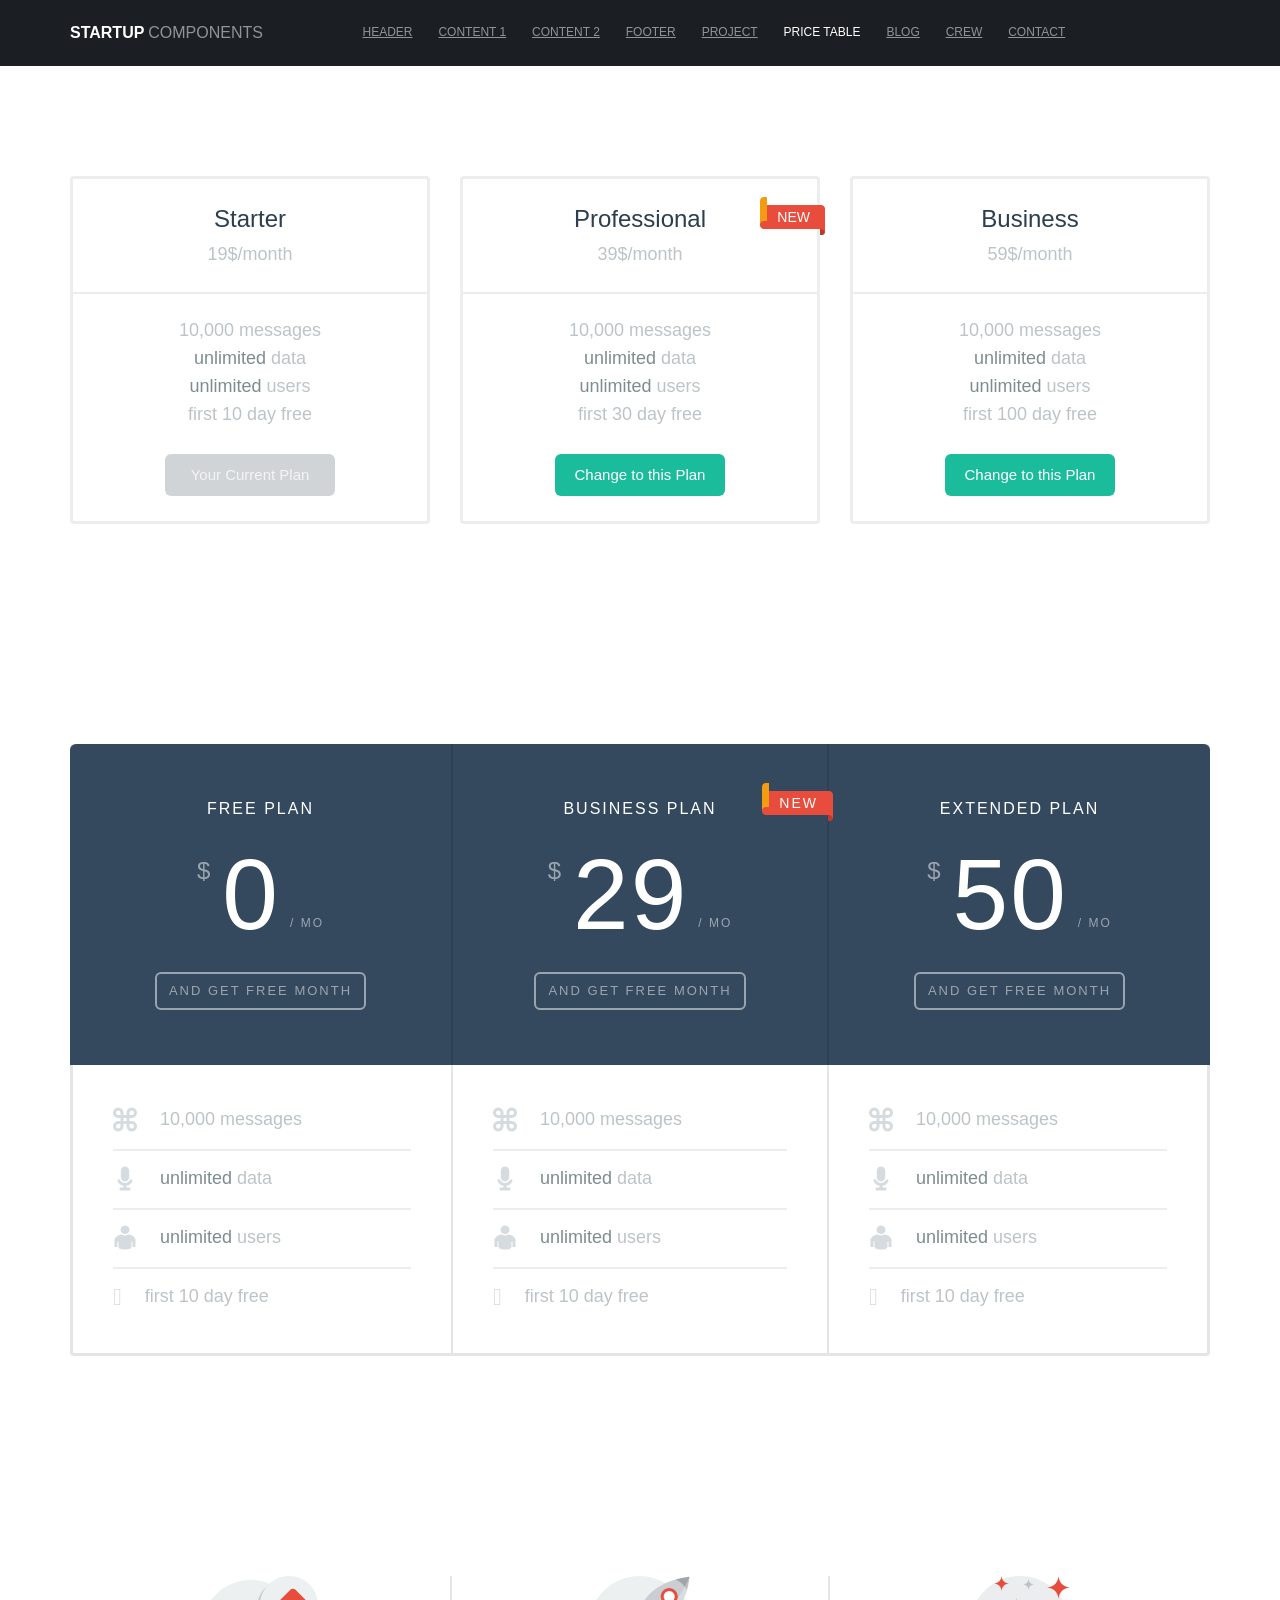
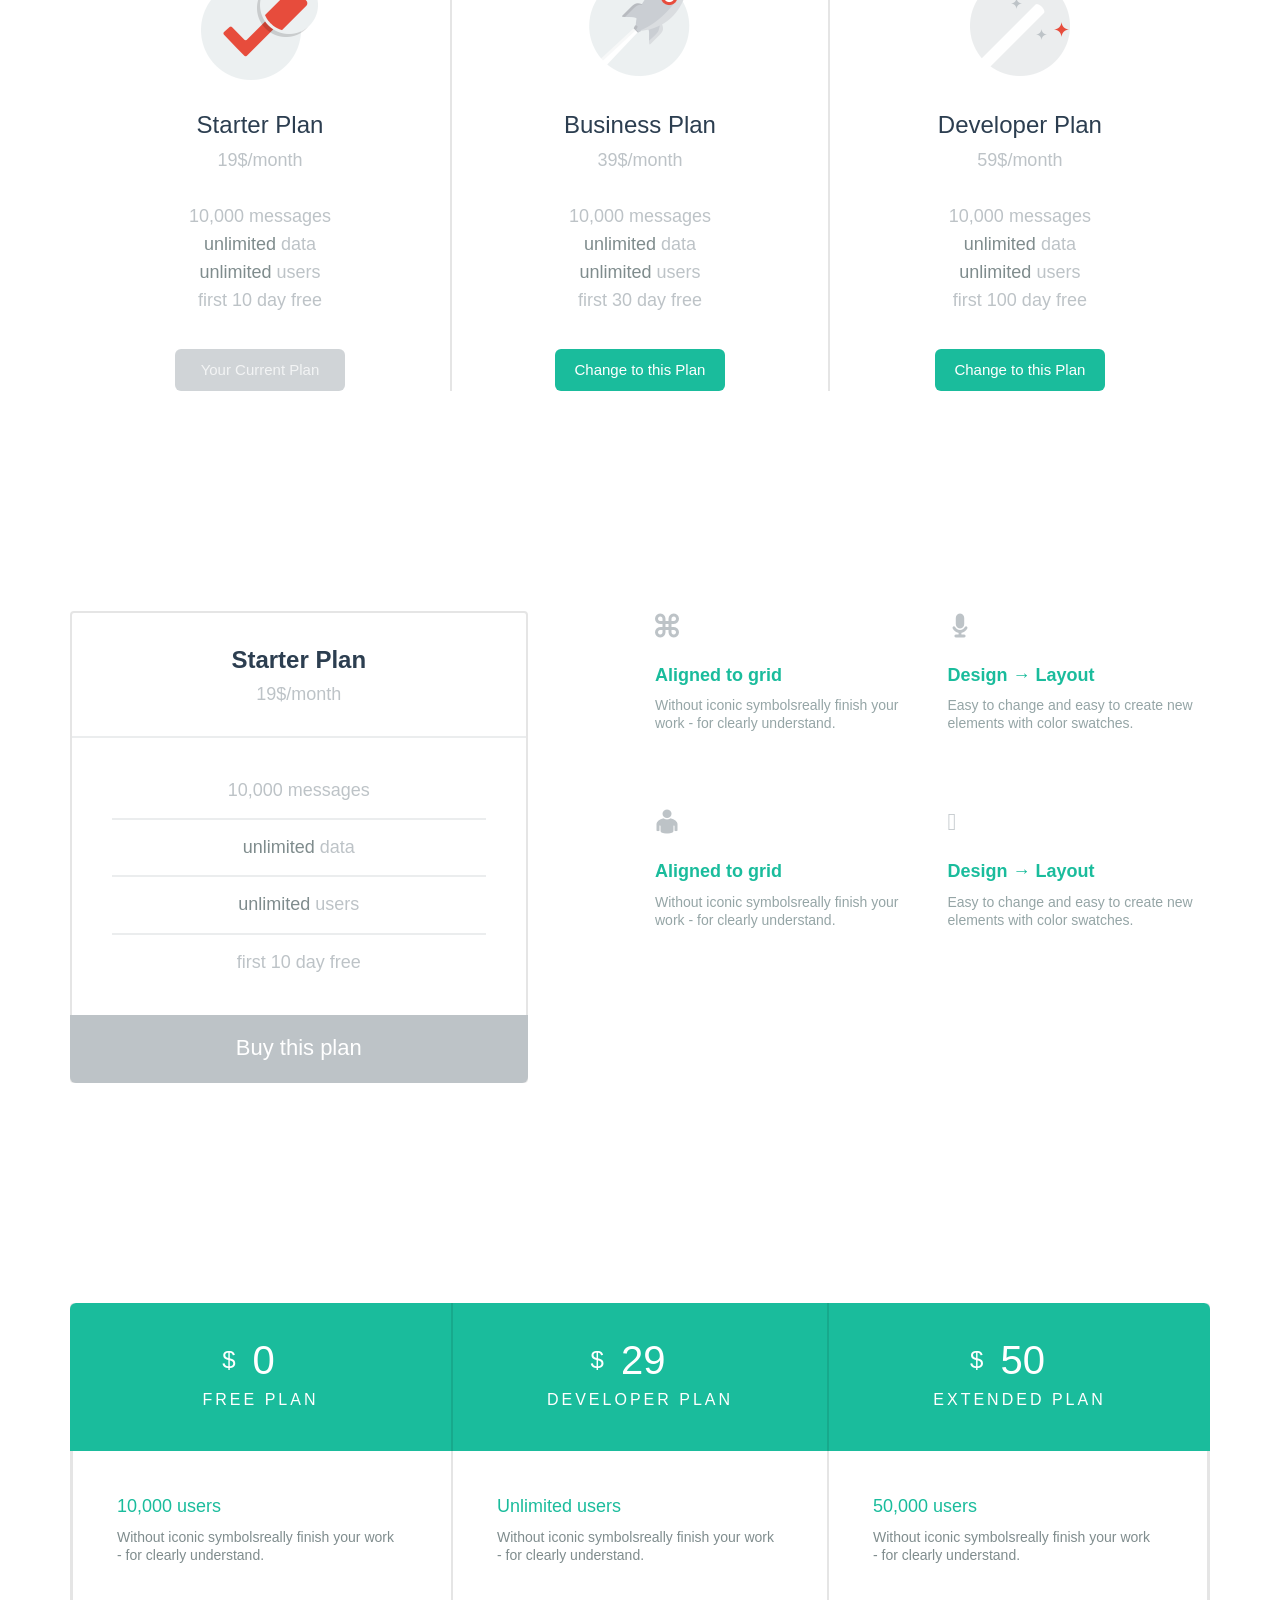
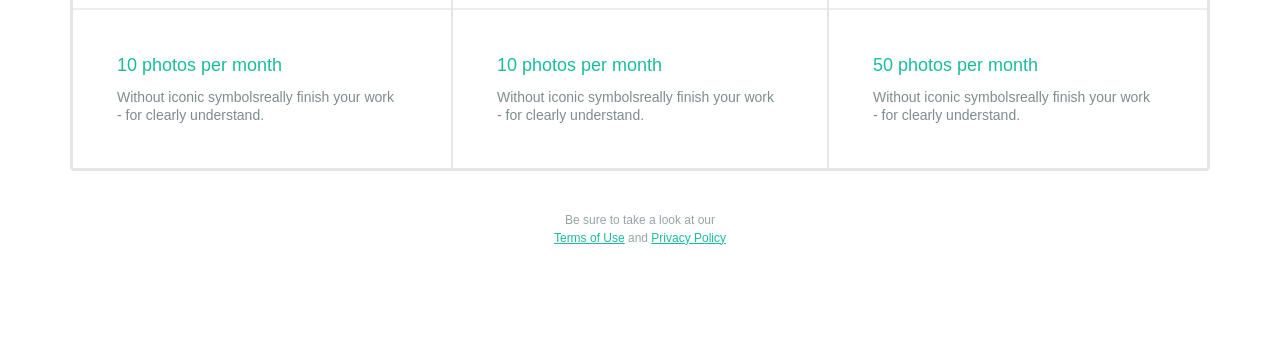
<file: site/ui-kit/ui-kit-price/index.html>
<!DOCTYPE html>
<html lang="en">
  <head>
    <meta charset="utf-8">
    <title>Price</title>
    <meta name="apple-mobile-web-app-capable" content="yes" />
    <meta name="viewport" content="width=device-width, initial-scale=1.0, maximum-scale=1.0, user-scalable=no" />
    <meta name="apple-mobile-web-app-status-bar-style" content="black" />
    <link rel="shortcut icon" href="../../flat-ui/images/favicon.ico">
    <link rel="stylesheet" href="../../flat-ui/bootstrap/css/bootstrap.css">
    <link rel="stylesheet" href="../../flat-ui/css/flat-ui.css">
    <!-- Using only with Flat-UI (free)-->
    <link rel="stylesheet" href="../../common-files/css/icon-font.css">
    <!-- end -->
    <link rel="stylesheet" href="../ui-kit-price/css/ui-kit-styles.css">
  </head>
  <body>
    <nav class="dockbar navbar-fixed-top" id="header-dockbar">
      <menu class="main-menu">
        <div class="container">
          <div class="row">
            <a href="index.html" class="man-brand col-sm-3">
              <span class="logotype">Startup</span>
              <span class="doc-title">components</span>
            </a>
            <button id="open-close-menu" class="menu-btn btn-inverse"><span class="fui-list"></span>
            </button>
            <dl class="col-sm-8">
              <dd><a href="../ui-kit-header/index.html">header</a>
              </dd>
              <dd><a href="../ui-kit-content/index.html">content 1</a>
              </dd>
              <dd><a href="../ui-kit-content/index2.html">content 2</a>
              </dd>
              <dd><a href="../ui-kit-footer/index.html">footer</a>
              </dd>
              <dd><a href="../ui-kit-projects/index.html">project</a>
              </dd>
              <dd><a class="active">price table</a>
              </dd>
              <dd><a href="../ui-kit-blog/index.html">blog</a>
              </dd>
              <dd><a href="../ui-kit-crew/index.html">crew</a>
              </dd>
              <dd><a href="../ui-kit-contacts/index.html">contact</a>
              </dd>
            </dl>
          </div>
        </div>
      </menu>
      <menu class="colapsed-menu">
        <dl>
          <dd><a href="../ui-kit-header/index.html">header</a>
          </dd>
          <dd><a href="../ui-kit-content/index.html">content 1</a>
          </dd>
          <dd><a href="../ui-kit-content/index2.html">content 2</a>
          </dd>
          <dd><a href="../ui-kit-footer/index.html">footer</a>
          </dd>
          <dd><a href="../ui-kit-projects/index.html">project</a>
          </dd>
          <dd><a class="active">price table</a>
          </dd>
          <dd><a href="../ui-kit-blog/index.html">blog</a>
          </dd>
          <dd><a href="../ui-kit-crew/index.html">crew</a>
          </dd>
          <dd><a href="../ui-kit-contacts/index.html">contact</a>
          </dd>
        </dl>
      </menu>
    </nav>
    <div class="page-wrapper">
      <!-- price-1 -->
      <section class="price-1">
        <div class="container">
          <div class="row plans">
            <div class="col-sm-4">
              <div class="plan">
                <div class="title">Starter</div>
                <div class="price">19$/month</div>
                <div class="description">
                  10,000 messages
                  <br>
                  <b>unlimited</b> data
                  <br>
                  <b>unlimited</b> users
                  <br>first 10 day free
                </div>
                <a class="btn disabled" href="#">Your Current Plan</a>
              </div>
            </div>
            <div class="col-sm-4">
              <div class="plan">
                <div class="title">Professional</div>
                <div class="price">39$/month</div>
                <div class="description">
                  10,000 messages
                  <br>
                  <b>unlimited</b> data
                  <br>
                  <b>unlimited</b> users
                  <br>first 30 day free
                </div>
                <a class="btn btn-primary" href="#">Change to this Plan</a>
                <div class="ribbon">NEW</div>
              </div>
            </div>
            <div class="col-sm-4">
              <div class="plan">
                <div class="title">Business</div>
                <div class="price">59$/month</div>
                <div class="description">
                  10,000 messages
                  <br>
                  <b>unlimited</b> data
                  <br>
                  <b>unlimited</b> users
                  <br>first 100 day free
                </div>
                <a class="btn btn-primary" href="#">Change to this Plan</a>
              </div>
            </div>
          </div>
        </div>
        <!--/.container-->
      </section>
      <!-- price-2 -->
      <section class="price-2">
        <div class="container">
          <div class="plans">
            <div class="plan">
              <div class="title">
                FREE PLAN
                <div class="price"><span class="currency">$</span>0<span class="period">/ MO</span>
                </div>
                <a class="btn btn-clear btn-small" href="#">AND GET FREE MONTH</a>
              </div>
              <div class="description">
                <div class="description-box">
                  <span class="fui-cmd"></span> 10,000 messages
                </div>
                <div class="description-box">
                  <span class="fui-mic"></span>  <b>unlimited</b> data
                </div>
                <div class="description-box">
                  <span class="fui-user"></span>  <b>unlimited</b> users
                </div>
                <div class="description-box">
                  <span class="fui-windows"></span> first 10 day free
                </div>
              </div>
            </div>
            <div class="plan plan-2">
              <div class="title">
                BUSINESS PLAN
                <div class="price"><span class="currency">$</span>29<span class="period">/ MO</span>
                </div>
                <a class="btn btn-clear btn-small" href="#">AND GET FREE MONTH</a>
                <div class="ribbon">NEW</div>
              </div>
              <div class="description">
                <div class="description-box">
                  <span class="fui-cmd"></span> 10,000 messages
                </div>
                <div class="description-box">
                  <span class="fui-mic"></span>  <b>unlimited</b> data
                </div>
                <div class="description-box">
                  <span class="fui-user"></span>  <b>unlimited</b> users
                </div>
                <div class="description-box">
                  <span class="fui-windows"></span> first 10 day free
                </div>
              </div>
            </div>
            <div class="plan">
              <div class="title">
                EXTENDED PLAN
                <div class="price"><span class="currency">$</span>50<span class="period">/ MO</span>
                </div>
                <a class="btn btn-clear btn-small" href="#">AND GET FREE MONTH</a>
              </div>
              <div class="description">
                <div class="description-box">
                  <span class="fui-cmd"></span> 10,000 messages
                </div>
                <div class="description-box">
                  <span class="fui-mic"></span>  <b>unlimited</b> data
                </div>
                <div class="description-box">
                  <span class="fui-user"></span>  <b>unlimited</b> users
                </div>
                <div class="description-box">
                  <span class="fui-windows"></span> first 10 day free
                </div>
              </div>
            </div>
          </div>
        </div>
        <!--/.container-->
      </section>
      <!-- price-3 -->
      <section class="price-3">
        <div class="container">
          <div class="plans">
            <div class="plan">
              <div class="title">
                <div class="img">
                  <img src="../../common-files/icons/retina-ready-s@2x.png" width="117" height="104" alt="">
                </div>
                Starter Plan
              </div>
              <div class="price">19$/month</div>
              <div class="description">
                10,000 messages
                <br>
                <b>unlimited</b> data
                <br>
                <b>unlimited</b> users
                <br>first 10 day free
              </div>
              <a class="btn disabled" href="#">Your Current Plan</a>
            </div>
            <div class="plan plan-2">
              <div class="title">
                <div class="img">
                  <img src="../../common-files/icons/rocket@2x.png" width="101" height="101" alt="">
                </div>
                Business Plan
              </div>
              <div class="price">39$/month</div>
              <div class="description">
                10,000 messages
                <br>
                <b>unlimited</b> data
                <br>
                <b>unlimited</b> users
                <br>first 30 day free
              </div>
              <a class="btn btn-primary" href="#">Change to this Plan</a>
            </div>
            <div class="plan">
              <div class="title">
                <div class="img">
                  <img src="../../common-files/icons/magic-wand@2x.png" width="100" height="100" alt="">
                </div>
                Developer Plan
              </div>
              <div class="price">59$/month</div>
              <div class="description">
                10,000 messages
                <br>
                <b>unlimited</b> data
                <br>
                <b>unlimited</b> users
                <br>first 100 day free
              </div>
              <a class="btn btn-primary" href="#">Change to this Plan</a>
            </div>
          </div>
        </div>
        <!--/.container-->
      </section>
      <!-- price-4 -->
      <section class="price-4">
        <div class="container">
          <div class="row">
            <div class="col-sm-5">
              <div class="span5 plan">
                <div class="title">Starter Plan</div>
                <div class="price">19$/month</div>
                <div class="description">
                  <div class="description-box">
                    10,000 messages
                  </div>
                  <div class="description-box">
                    <b>unlimited</b> data
                  </div>
                  <div class="description-box">
                    <b>unlimited</b> users
                  </div>
                  <div class="description-box">
                    first 10 day free
                  </div>
                </div>
                <a class="btn btn-huge" href="#">Buy this plan</a>
              </div>
            </div>
            <div class="col-sm-6 col-sm-offset-1 description-detail">
              <div class="row">
                <div class="col-sm-6">
                  <span class="fui-cmd"></span>
                  <h6>Aligned to grid</h6>
Without iconic symbolsreally finish your work - for clearly understand.
                </div>
                <div class="col-sm-6">
                  <span class="fui-mic"></span>
                  <h6>Design → Layout</h6>
Easy to change and easy to create new elements with color swatches.
                </div>
              </div>
              <div class="row">
                <div class="col-sm-6">
                  <span class="fui-user"></span>
                  <h6>Aligned to grid</h6>
Without iconic symbolsreally finish your work - for clearly understand.
                </div>
                <div class="col-sm-6">
                  <span class="fui-windows"></span>
                  <h6>Design → Layout</h6>
Easy to change and easy to create new elements with color swatches.
                </div>
              </div>
            </div>
          </div>
        </div>
        <!--/.container-->
      </section>
      <!-- price-5 -->
      <section class="price-5">
        <div class="container">
          <div class="plans">
            <div class="plan">
              <div class="title">
                <div class="price">
                  <small>$</small>
0
                </div>
                FREE PLAN
              </div>
              <div>
                <div class="description">
                  <div class="description-box">
                    <big>10,000 users</big>
Without iconic symbolsreally finish your work - for clearly understand.
                  </div>
                  <div class="description-box">
                    <big>10 photos per month</big>
Without iconic symbolsreally finish your work - for clearly understand.
                  </div>
                </div>
                <div class="description-more">
                  <span class="fui-cmd"></span>
                  <big>10,000 users</big>
                  <p class="info">Without iconic symbolsreally finish your work - for clearly understand.</p>
                  <a class="btn btn-primary" href="#">Change to this Plan</a>
                </div>
              </div>
            </div>
            <div class="plan plan-2">
              <div class="title">
                <div class="price">
                  <small>$</small>
29
                </div>
                DEVELOPER PLAN
              </div>
              <div>
                <div class="description">
                  <div class="description-box">
                    <big>Unlimited users</big>
Without iconic symbolsreally finish your work - for clearly understand.
                  </div>
                  <div class="description-box">
                    <big>10 photos per month</big>
Without iconic symbolsreally finish your work - for clearly understand.
                  </div>
                </div>
                <div class="description-more">
                  <span class="fui-cmd"></span>
                  <big>Unlimited users</big>
                  <p class="info">Without iconic symbolsreally finish your work - for clearly understand.</p>
                  <a class="btn btn-primary" href="#">Change to this Plan</a>
                </div>
              </div>
            </div>
            <div class="plan">
              <div class="title">
                <div class="price">
                  <small>$</small>
50
                </div>
                EXTENDED PLAN
              </div>
              <div>
                <div class="description">
                  <div class="description-box">
                    <big>50,000 users</big>
Without iconic symbolsreally finish your work - for clearly understand.
                  </div>
                  <div class="description-box">
                    <big>50 photos per month</big>
Without iconic symbolsreally finish your work - for clearly understand.
                  </div>
                </div>
                <div class="description-more">
                  <span class="fui-cmd"></span>
                  <big>50,000 users</big>
                  <p class="info">Without iconic symbolsreally finish your work - for clearly understand.</p>
                  <a class="btn btn-primary" href="#">Change to this Plan</a>
                </div>
              </div>
            </div>
          </div>
          <div class="terms">Be sure to take a look at our
            <br><a href="#">Terms of Use</a> and <a href="#">Privacy
            Policy</a>
          </div>
        </div>
        <!--/.container-->
      </section>
    </div>
    <!-- Placed at the end of the document so the pages load faster -->
    <script src="../../common-files/js/jquery-1.10.2.min.js"></script>
    <script src="../../flat-ui/js/bootstrap.min.js"></script>
    <script src="../../common-files/js/startup-kit.js"></script>
  </body>
</html>
</file>
<file: flat-ui/css/flat-ui.css>
@font-face {
  font-family: 'Lato';
  src: url('../fonts/lato/lato-black.eot');
  src: url('../fonts/lato/lato-black.eot?#iefix') format('embedded-opentype'), url('../fonts/lato/lato-black.woff') format('woff'), url('../fonts/lato/lato-black.ttf') format('truetype'), url('../fonts/lato/lato-black.svg#latoblack') format('svg');
  font-weight: 900;
  font-style: normal;
}
@font-face {
  font-family: 'Lato';
  src: url('../fonts/lato/lato-bold.eot');
  src: url('../fonts/lato/lato-bold.eot?#iefix') format('embedded-opentype'), url('../fonts/lato/lato-bold.woff') format('woff'), url('../fonts/lato/lato-bold.ttf') format('truetype'), url('../fonts/lato/lato-bold.svg#latobold') format('svg');
  font-weight: bold;
  font-style: normal;
}
@font-face {
  font-family: 'Lato';
  src: url('../fonts/lato/lato-bolditalic.eot');
  src: url('../fonts/lato/lato-bolditalic.eot?#iefix') format('embedded-opentype'), url('../fonts/lato/lato-bolditalic.woff') format('woff'), url('../fonts/lato/lato-bolditalic.ttf') format('truetype'), url('../fonts/lato/lato-bolditalic.svg#latobold-italic') format('svg');
  font-weight: bold;
  font-style: italic;
}
@font-face {
  font-family: 'Lato';
  src: url('../fonts/lato/lato-italic.eot');
  src: url('../fonts/lato/lato-italic.eot?#iefix') format('embedded-opentype'), url('../fonts/lato/lato-italic.woff') format('woff'), url('../fonts/lato/lato-italic.ttf') format('truetype'), url('../fonts/lato/lato-italic.svg#latoitalic') format('svg');
  font-weight: normal;
  font-style: italic;
}
@font-face {
  font-family: 'Lato';
  src: url('../fonts/lato/lato-light.eot');
  src: url('../fonts/lato/lato-light.eot?#iefix') format('embedded-opentype'), url('../fonts/lato/lato-light.woff') format('woff'), url('../fonts/lato/lato-light.ttf') format('truetype'), url('../fonts/lato/lato-light.svg#latolight') format('svg');
  font-weight: 300;
  font-style: normal;
}
@font-face {
  font-family: 'Lato';
  src: url('../fonts/lato/lato-regular.eot');
  src: url('../fonts/lato/lato-regular.eot?#iefix') format('embedded-opentype'), url('../fonts/lato/lato-regular.woff') format('woff'), url('../fonts/lato/lato-regular.ttf') format('truetype'), url('../fonts/lato/lato-regular.svg#latoregular') format('svg');
  font-weight: normal;
  font-style: normal;
}
@font-face {
  font-family: "Flat-UI-Icons";
  src: url('../fonts/flat-ui-icons-regular.eot');
  src: url('../fonts/flat-ui-icons-regular.eot?#iefix') format('embedded-opentype'), url('../fonts/flat-ui-icons-regular.woff') format('woff'), url('../fonts/flat-ui-icons-regular.ttf') format('truetype'), url('../fonts/flat-ui-icons-regular.svg#flat-ui-icons-regular') format('svg');
  font-weight: normal;
  font-style: normal;
}
/* Use the following CSS code if you want to use data attributes for inserting your icons */
[data-icon]:before {
  font-family: 'Flat-UI-Icons';
  content: attr(data-icon);
  speak: none;
  font-weight: normal;
  font-variant: normal;
  text-transform: none;
  -webkit-font-smoothing: antialiased;
  -moz-osx-font-smoothing: grayscale;
}
/* Use the following CSS code if you want to have a class per icon */
/*
Instead of a list of all class selectors,
you can use the generic selector below, but it's slower:
[class*="fui-"] {
*/
.fui-arrow-right,
.fui-arrow-left,
.fui-cmd,
.fui-check-inverted,
.fui-heart,
.fui-location,
.fui-plus,
.fui-check,
.fui-cross,
.fui-list,
.fui-new,
.fui-video,
.fui-photo,
.fui-volume,
.fui-time,
.fui-eye,
.fui-chat,
.fui-search,
.fui-user,
.fui-mail,
.fui-lock,
.fui-gear,
.fui-radio-unchecked,
.fui-radio-checked,
.fui-checkbox-unchecked,
.fui-checkbox-checked,
.fui-calendar-solid,
.fui-pause,
.fui-play,
.fui-check-inverted-2 {
  display: inline-block;
  font-family: 'Flat-UI-Icons';
  speak: none;
  font-style: normal;
  font-weight: normal;
  font-variant: normal;
  text-transform: none;
  -webkit-font-smoothing: antialiased;
  -moz-osx-font-smoothing: grayscale;
}
.fui-arrow-right:before {
  content: "\e02c";
}
.fui-arrow-left:before {
  content: "\e02d";
}
.fui-cmd:before {
  content: "\e02f";
}
.fui-check-inverted:before {
  content: "\e006";
}
.fui-heart:before {
  content: "\e007";
}
.fui-location:before {
  content: "\e008";
}
.fui-plus:before {
  content: "\e009";
}
.fui-check:before {
  content: "\e00a";
}
.fui-cross:before {
  content: "\e00b";
}
.fui-list:before {
  content: "\e00c";
}
.fui-new:before {
  content: "\e00d";
}
.fui-video:before {
  content: "\e00e";
}
.fui-photo:before {
  content: "\e00f";
}
.fui-volume:before {
  content: "\e010";
}
.fui-time:before {
  content: "\e011";
}
.fui-eye:before {
  content: "\e012";
}
.fui-chat:before {
  content: "\e013";
}
.fui-search:before {
  content: "\e01c";
}
.fui-user:before {
  content: "\e01d";
}
.fui-mail:before {
  content: "\e01e";
}
.fui-lock:before {
  content: "\e01f";
}
.fui-gear:before {
  content: "\e024";
}
.fui-radio-unchecked:before {
  content: "\e02b";
}
.fui-radio-checked:before {
  content: "\e032";
}
.fui-checkbox-unchecked:before {
  content: "\e033";
}
.fui-checkbox-checked:before {
  content: "\e034";
}
.fui-calendar-solid:before {
  content: "\e022";
}
.fui-pause:before {
  content: "\e03b";
}
.fui-play:before {
  content: "\e03c";
}
.fui-check-inverted-2:before {
  content: "\e000";
}
.dropdown-arrow-inverse {
  border-bottom-color: #34495e !important;
  border-top-color: #34495e !important;
}
body {
  font-family: "Lato", Helvetica, Arial, sans-serif;
  font-size: 18px;
  line-height: 1.72222;
  color: #34495e;
  background-color: #ffffff;
}
a {
  color: #16a085;
  text-decoration: none;
  -webkit-transition: 0.25s;
  transition: 0.25s;
}
a:hover,
a:focus {
  color: #1abc9c;
  text-decoration: none;
}
a:focus {
  outline: none;
}
.img-rounded {
  border-radius: 6px;
}
.img-thumbnail {
  padding: 4px;
  line-height: 1.72222;
  background-color: #ffffff;
  border: 2px solid #bdc3c7;
  border-radius: 6px;
  -webkit-transition: all 0.25s ease-in-out;
  transition: all 0.25s ease-in-out;
  display: inline-block;
  max-width: 100%;
  height: auto;
}
.img-comment {
  font-size: 15px;
  line-height: 1.2;
  font-style: italic;
  margin: 24px 0;
}
h1,
h2,
h3,
h4,
h5,
h6,
.h1,
.h2,
.h3,
.h4,
.h5,
.h6 {
  font-family: inherit;
  font-weight: 700;
  line-height: 1.1;
  color: inherit;
}
h1 small,
h2 small,
h3 small,
h4 small,
h5 small,
h6 small,
.h1 small,
.h2 small,
.h3 small,
.h4 small,
.h5 small,
.h6 small {
  color: #e7e9ec;
}
h1,
h2,
h3 {
  margin-top: 30px;
  margin-bottom: 15px;
}
h4,
h5,
h6 {
  margin-top: 15px;
  margin-bottom: 15px;
}
h6 {
  font-weight: normal;
}
h1,
.h1 {
  font-size: 61px;
}
h2,
.h2 {
  font-size: 53px;
}
h3,
.h3 {
  font-size: 40px;
}
h4,
.h4 {
  font-size: 29px;
}
h5,
.h5 {
  font-size: 28px;
}
h6,
.h6 {
  font-size: 24px;
}
p {
  font-size: 18px;
  line-height: 1.72222;
  margin: 0 0 15px;
}
.lead {
  margin-bottom: 30px;
  font-size: 28px;
  line-height: 1.46428571;
  font-weight: 300;
}
@media (min-width: 768px) {
  .lead {
    font-size: 30.006px;
  }
}
small,
.small {
  font-size: 83%;
  line-height: 2.067;
}
.text-muted {
  color: #bdc3c7;
}
.text-inverse {
  color: #ffffff;
}
.text-primary {
  color: #1abc9c;
}
a.text-primary:hover {
  color: #15967d;
}
.text-warning {
  color: #f1c40f;
}
a.text-warning:hover {
  color: #c19d0c;
}
.text-danger {
  color: #e74c3c;
}
a.text-danger:hover {
  color: #b93d30;
}
.text-success {
  color: #2ecc71;
}
a.text-success:hover {
  color: #25a35a;
}
.text-info {
  color: #3498db;
}
a.text-info:hover {
  color: #2a7aaf;
}
.bg-primary {
  color: #ffffff;
  background-color: #34495e;
}
a.bg-primary:hover {
  background-color: #222f3d;
}
.bg-success {
  background-color: #dff0d8;
}
a.bg-success:hover {
  background-color: #c1e2b3;
}
.bg-info {
  background-color: #d9edf7;
}
a.bg-info:hover {
  background-color: #afd9ee;
}
.bg-warning {
  background-color: #fcf8e3;
}
a.bg-warning:hover {
  background-color: #f7ecb5;
}
.bg-danger {
  background-color: #f2dede;
}
a.bg-danger:hover {
  background-color: #e4b9b9;
}
.page-header {
  padding-bottom: 14px;
  margin: 60px 0 30px;
  border-bottom: 1px solid #e7e9ec;
}
ul,
ol {
  margin-bottom: 15px;
}
dl {
  margin-bottom: 30px;
}
dt,
dd {
  line-height: 1.72222;
}
@media (min-width: 768px) {
  .dl-horizontal dt {
    width: 160px;
  }
  .dl-horizontal dd {
    margin-left: 180px;
  }
}
abbr[title],
abbr[data-original-title] {
  border-bottom: 1px dotted #bdc3c7;
}
blockquote {
  border-left: 3px solid #e7e9ec;
  padding: 0 0 0 16px;
  margin: 0 0 30px;
}
blockquote p {
  font-size: 20px;
  line-height: 1.55;
  font-weight: normal;
  margin-bottom: .4em;
}
blockquote small,
blockquote .small {
  font-size: 18px;
  line-height: 1.72222;
  font-style: italic;
  color: inherit;
}
blockquote small:before,
blockquote .small:before {
  content: "";
}
blockquote.pull-right {
  padding-right: 16px;
  padding-left: 0;
  border-right: 3px solid #e7e9ec;
  border-left: 0;
}
blockquote.pull-right small:after {
  content: "";
}
address {
  margin-bottom: 30px;
  line-height: 1.72222;
}
code,
kbd,
pre,
samp {
  font-family: Monaco, Menlo, Consolas, "Courier New", monospace;
}
code {
  padding: 2px 6px;
  font-size: 85%;
  color: #c7254e;
  background-color: #f9f2f4;
  border-radius: 4px;
}
kbd {
  padding: 2px 6px;
  font-size: 85%;
  color: #ffffff;
  background-color: #34495e;
  border-radius: 4px;
  box-shadow: none;
}
pre {
  padding: 8px;
  margin: 0 0 15px;
  font-size: 13px;
  line-height: 1.72222;
  color: inherit;
  background-color: #ffffff;
  border: 2px solid #e7e9ec;
  border-radius: 6px;
  white-space: pre;
}
.pre-scrollable {
  max-height: 340px;
}
.thumbnail {
  display: block;
  padding: 4px;
  margin-bottom: 5px;
  line-height: 1.72222;
  background-color: #ffffff;
  border: 2px solid #bdc3c7;
  border-radius: 6px;
  -webkit-transition: all 0.25s ease-in-out;
  transition: all 0.25s ease-in-out;
}
.thumbnail > img,
.thumbnail a > img {
  display: block;
  max-width: 100%;
  height: auto;
  margin-left: auto;
  margin-right: auto;
}
a.thumbnail:hover,
a.thumbnail:focus,
a.thumbnail.active {
  border-color: #16a085;
}
.thumbnail .caption {
  padding: 9px;
  color: #34495e;
}
.btn {
  border: none;
  font-size: 15px;
  font-weight: normal;
  line-height: 1.4;
  border-radius: 4px;
  padding: 10px 15px;
  -webkit-font-smoothing: subpixel-antialiased;
  -webkit-transition: border .25s linear, color .25s linear, background-color .25s linear;
  transition: border .25s linear, color .25s linear, background-color .25s linear;
}
.btn:hover,
.btn:focus {
  outline: none;
  color: #ffffff;
}
.btn:active,
.btn.active {
  outline: none;
  -webkit-box-shadow: none;
  box-shadow: none;
}
.btn.disabled,
.btn[disabled],
fieldset[disabled] .btn {
  background-color: #bdc3c7;
  color: rgba(255, 255, 255, 0.75);
  opacity: 0.7;
  filter: alpha(opacity=70);
}
.btn > [class^="fui-"] {
  margin: 0 1px;
  position: relative;
  line-height: 1;
  top: 1px;
}
.btn-xs.btn > [class^="fui-"] {
  font-size: 11px;
  top: 0;
}
.btn-hg.btn > [class^="fui-"] {
  top: 2px;
}
.btn-default {
  color: #ffffff;
  background-color: #bdc3c7;
}
.btn-default:hover,
.btn-default:focus,
.btn-default:active,
.btn-default.active,
.open .dropdown-toggle.btn-default {
  color: #ffffff;
  background-color: #cacfd2;
  border-color: #cacfd2;
}
.btn-default:active,
.btn-default.active,
.open .dropdown-toggle.btn-default {
  background: #a1a6a9;
  border-color: #a1a6a9;
}
.btn-default.disabled,
.btn-default[disabled],
fieldset[disabled] .btn-default,
.btn-default.disabled:hover,
.btn-default[disabled]:hover,
fieldset[disabled] .btn-default:hover,
.btn-default.disabled:focus,
.btn-default[disabled]:focus,
fieldset[disabled] .btn-default:focus,
.btn-default.disabled:active,
.btn-default[disabled]:active,
fieldset[disabled] .btn-default:active,
.btn-default.disabled.active,
.btn-default[disabled].active,
fieldset[disabled] .btn-default.active {
  background-color: #bdc3c7;
  border-color: #bdc3c7;
}
.btn-primary {
  color: #ffffff;
  background-color: #1abc9c;
}
.btn-primary:hover,
.btn-primary:focus,
.btn-primary:active,
.btn-primary.active,
.open .dropdown-toggle.btn-primary {
  color: #ffffff;
  background-color: #48c9b0;
  border-color: #48c9b0;
}
.btn-primary:active,
.btn-primary.active,
.open .dropdown-toggle.btn-primary {
  background: #16a085;
  border-color: #16a085;
}
.btn-primary.disabled,
.btn-primary[disabled],
fieldset[disabled] .btn-primary,
.btn-primary.disabled:hover,
.btn-primary[disabled]:hover,
fieldset[disabled] .btn-primary:hover,
.btn-primary.disabled:focus,
.btn-primary[disabled]:focus,
fieldset[disabled] .btn-primary:focus,
.btn-primary.disabled:active,
.btn-primary[disabled]:active,
fieldset[disabled] .btn-primary:active,
.btn-primary.disabled.active,
.btn-primary[disabled].active,
fieldset[disabled] .btn-primary.active {
  background-color: #1abc9c;
  border-color: #1abc9c;
}
.btn-info {
  color: #ffffff;
  background-color: #3498db;
}
.btn-info:hover,
.btn-info:focus,
.btn-info:active,
.btn-info.active,
.open .dropdown-toggle.btn-info {
  color: #ffffff;
  background-color: #5dade2;
  border-color: #5dade2;
}
.btn-info:active,
.btn-info.active,
.open .dropdown-toggle.btn-info {
  background: #2c81ba;
  border-color: #2c81ba;
}
.btn-info.disabled,
.btn-info[disabled],
fieldset[disabled] .btn-info,
.btn-info.disabled:hover,
.btn-info[disabled]:hover,
fieldset[disabled] .btn-info:hover,
.btn-info.disabled:focus,
.btn-info[disabled]:focus,
fieldset[disabled] .btn-info:focus,
.btn-info.disabled:active,
.btn-info[disabled]:active,
fieldset[disabled] .btn-info:active,
.btn-info.disabled.active,
.btn-info[disabled].active,
fieldset[disabled] .btn-info.active {
  background-color: #3498db;
  border-color: #3498db;
}
.btn-danger {
  color: #ffffff;
  background-color: #e74c3c;
}
.btn-danger:hover,
.btn-danger:focus,
.btn-danger:active,
.btn-danger.active,
.open .dropdown-toggle.btn-danger {
  color: #ffffff;
  background-color: #ec7063;
  border-color: #ec7063;
}
.btn-danger:active,
.btn-danger.active,
.open .dropdown-toggle.btn-danger {
  background: #c44133;
  border-color: #c44133;
}
.btn-danger.disabled,
.btn-danger[disabled],
fieldset[disabled] .btn-danger,
.btn-danger.disabled:hover,
.btn-danger[disabled]:hover,
fieldset[disabled] .btn-danger:hover,
.btn-danger.disabled:focus,
.btn-danger[disabled]:focus,
fieldset[disabled] .btn-danger:focus,
.btn-danger.disabled:active,
.btn-danger[disabled]:active,
fieldset[disabled] .btn-danger:active,
.btn-danger.disabled.active,
.btn-danger[disabled].active,
fieldset[disabled] .btn-danger.active {
  background-color: #e74c3c;
  border-color: #e74c3c;
}
.btn-success {
  color: #ffffff;
  background-color: #2ecc71;
}
.btn-success:hover,
.btn-success:focus,
.btn-success:active,
.btn-success.active,
.open .dropdown-toggle.btn-success {
  color: #ffffff;
  background-color: #58d68d;
  border-color: #58d68d;
}
.btn-success:active,
.btn-success.active,
.open .dropdown-toggle.btn-success {
  background: #27ad60;
  border-color: #27ad60;
}
.btn-success.disabled,
.btn-success[disabled],
fieldset[disabled] .btn-success,
.btn-success.disabled:hover,
.btn-success[disabled]:hover,
fieldset[disabled] .btn-success:hover,
.btn-success.disabled:focus,
.btn-success[disabled]:focus,
fieldset[disabled] .btn-success:focus,
.btn-success.disabled:active,
.btn-success[disabled]:active,
fieldset[disabled] .btn-success:active,
.btn-success.disabled.active,
.btn-success[disabled].active,
fieldset[disabled] .btn-success.active {
  background-color: #2ecc71;
  border-color: #2ecc71;
}
.btn-warning {
  color: #ffffff;
  background-color: #f1c40f;
}
.btn-warning:hover,
.btn-warning:focus,
.btn-warning:active,
.btn-warning.active,
.open .dropdown-toggle.btn-warning {
  color: #ffffff;
  background-color: #f5d313;
  border-color: #f5d313;
}
.btn-warning:active,
.btn-warning.active,
.open .dropdown-toggle.btn-warning {
  background: #cda70d;
  border-color: #cda70d;
}
.btn-warning.disabled,
.btn-warning[disabled],
fieldset[disabled] .btn-warning,
.btn-warning.disabled:hover,
.btn-warning[disabled]:hover,
fieldset[disabled] .btn-warning:hover,
.btn-warning.disabled:focus,
.btn-warning[disabled]:focus,
fieldset[disabled] .btn-warning:focus,
.btn-warning.disabled:active,
.btn-warning[disabled]:active,
fieldset[disabled] .btn-warning:active,
.btn-warning.disabled.active,
.btn-warning[disabled].active,
fieldset[disabled] .btn-warning.active {
  background-color: #f1c40f;
  border-color: #f1c40f;
}
.btn-inverse {
  color: #ffffff;
  background-color: #34495e;
}
.btn-inverse:hover,
.btn-inverse:focus,
.btn-inverse:active,
.btn-inverse.active,
.open .dropdown-toggle.btn-inverse {
  color: #ffffff;
  background-color: #415b76;
  border-color: #415b76;
}
.btn-inverse:active,
.btn-inverse.active,
.open .dropdown-toggle.btn-inverse {
  background: #2c3e50;
  border-color: #2c3e50;
}
.btn-inverse.disabled,
.btn-inverse[disabled],
fieldset[disabled] .btn-inverse,
.btn-inverse.disabled:hover,
.btn-inverse[disabled]:hover,
fieldset[disabled] .btn-inverse:hover,
.btn-inverse.disabled:focus,
.btn-inverse[disabled]:focus,
fieldset[disabled] .btn-inverse:focus,
.btn-inverse.disabled:active,
.btn-inverse[disabled]:active,
fieldset[disabled] .btn-inverse:active,
.btn-inverse.disabled.active,
.btn-inverse[disabled].active,
fieldset[disabled] .btn-inverse.active {
  background-color: #34495e;
  border-color: #34495e;
}
.btn-embossed {
  -webkit-box-shadow: inset 0 -2px 0 rgba(0, 0, 0, 0.15);
  box-shadow: inset 0 -2px 0 rgba(0, 0, 0, 0.15);
}
.btn-embossed.active,
.btn-embossed:active {
  -webkit-box-shadow: inset 0 2px 0 rgba(0, 0, 0, 0.15);
  box-shadow: inset 0 2px 0 rgba(0, 0, 0, 0.15);
}
.btn-wide {
  min-width: 140px;
  padding-left: 30px;
  padding-right: 30px;
}
.btn-link {
  color: #16a085;
}
.btn-link:hover,
.btn-link:focus {
  color: #1abc9c;
  text-decoration: underline;
  background-color: transparent;
}
.btn-link[disabled]:hover,
fieldset[disabled] .btn-link:hover,
.btn-link[disabled]:focus,
fieldset[disabled] .btn-link:focus {
  color: #bdc3c7;
  text-decoration: none;
}
.btn-hg {
  padding: 13px 20px;
  font-size: 22px;
  line-height: 1.227;
  border-radius: 6px;
}
.btn-lg {
  padding: 10px 19px;
  font-size: 17px;
  line-height: 1.471;
  border-radius: 6px;
}
.btn-sm {
  padding: 9px 13px;
  font-size: 13px;
  line-height: 1.385;
  border-radius: 4px;
}
.btn-xs {
  padding: 6px 9px;
  font-size: 12px;
  line-height: 1.083;
  border-radius: 3px;
}
.btn-tip {
  font-weight: 300;
  padding-left: 10px;
  font-size: 92%;
}
.btn-block {
  white-space: normal;
}
.btn-default .caret {
  border-top-color: #ffffff;
}
.btn-primary .caret,
.btn-success .caret,
.btn-warning .caret,
.btn-danger .caret,
.btn-info .caret {
  border-top-color: #ffffff;
}
.dropup .btn-default .caret {
  border-bottom-color: #ffffff;
}
.dropup .btn-primary .caret,
.dropup .btn-success .caret,
.dropup .btn-warning .caret,
.dropup .btn-danger .caret,
.dropup .btn-info .caret {
  border-bottom-color: #ffffff;
}
.btn-group-xs > .btn {
  padding: 6px 9px;
  font-size: 12px;
  line-height: 1.083;
  border-radius: 3px;
}
.btn-group-sm > .btn {
  padding: 9px 13px;
  font-size: 13px;
  line-height: 1.385;
  border-radius: 4px;
}
.btn-group-lg > .btn {
  padding: 10px 19px;
  font-size: 17px;
  line-height: 1.471;
  border-radius: 6px;
}
.btn-group-gh > .btn {
  padding: 13px 20px;
  font-size: 22px;
  line-height: 1.227;
  border-radius: 6px;
}
.btn-group > .btn + .btn {
  margin-left: 0;
}
.btn-group > .btn + .dropdown-toggle {
  border-left: 2px solid rgba(52, 73, 94, 0.15);
  padding-left: 12px;
  padding-right: 12px;
}
.btn-group > .btn + .dropdown-toggle .caret {
  margin-left: 3px;
  margin-right: 3px;
}
.btn-group > .btn.btn-gh + .dropdown-toggle .caret {
  margin-left: 7px;
  margin-right: 7px;
}
.btn-group > .btn.btn-sm + .dropdown-toggle .caret {
  margin-left: 0;
  margin-right: 0;
}
.dropdown-toggle .caret {
  margin-left: 8px;
}
.btn-group > .btn,
.btn-group > .dropdown-menu,
.btn-group > .popover {
  font-weight: 400;
}
.btn-group:focus .dropdown-toggle {
  outline: none;
  -webkit-transition: 0.25s;
  transition: 0.25s;
}
.btn-group.open .dropdown-toggle {
  color: rgba(255, 255, 255, 0.75);
  -webkit-box-shadow: none;
  box-shadow: none;
}
.btn-toolbar .btn.active {
  color: #ffffff;
}
.btn-toolbar .btn > [class^="fui-"] {
  font-size: 16px;
  margin: 0 1px;
}
.caret {
  border-width: 8px 6px;
  border-bottom-color: #34495e;
  border-top-color: #34495e;
  border-style: solid;
  border-bottom-style: none;
  -webkit-transition: 0.25s;
  transition: 0.25s;
  -webkit-transform: scale(1.001, );
  -ms-transform: scale(1.001, );
  transform: scale(1.001, );
}
.dropup .caret,
.dropup .btn-lg .caret,
.navbar-fixed-bottom .dropdown .caret {
  border-bottom-width: 8px;
}
.btn-lg .caret {
  border-top-width: 8px;
  border-right-width: 6px;
  border-left-width: 6px;
}
.select {
  display: inline-block;
  margin-bottom: 10px;
}
[class*="span"] > .select[class*="span"] {
  margin-left: 0;
}
.select[class*="span"] .btn {
  width: 100%;
}
.select.select-block {
  display: block;
  float: none;
  margin-left: 0;
  width: auto;
}
.select.select-block:before,
.select.select-block:after {
  content: " ";
  /* 1 */

  display: table;
  /* 2 */

}
.select.select-block:after {
  clear: both;
}
.select.select-block .btn {
  width: 100%;
}
.select.select-block .dropdown-menu {
  width: 100%;
}
.select .btn {
  width: 220px;
}
.select .btn.btn-hg .filter-option {
  left: 20px;
  right: 40px;
  top: 13px;
}
.select .btn.btn-hg .caret {
  right: 20px;
}
.select .btn.btn-lg .filter-option {
  left: 18px;
  right: 38px;
}
.select .btn.btn-sm .filter-option {
  left: 13px;
  right: 33px;
}
.select .btn.btn-sm .caret {
  right: 13px;
}
.select .btn.btn-xs .filter-option {
  left: 13px;
  right: 33px;
  top: 5px;
}
.select .btn.btn-xs .caret {
  right: 13px;
}
.select .btn .filter-option {
  height: 26px;
  left: 13px;
  overflow: hidden;
  position: absolute;
  right: 33px;
  text-align: left;
  top: 10px;
}
.select .btn .caret {
  position: absolute;
  right: 16px;
  top: 50%;
  margin-top: -3px;
}
.select .btn .dropdown-toggle {
  border-radius: 6px;
}
.select .btn .dropdown-menu {
  min-width: 100%;
}
.select .btn .dropdown-menu dt {
  cursor: default;
  display: block;
  padding: 3px 20px;
}
.select .btn .dropdown-menu li:not(.disabled) > a:hover small {
  color: rgba(255, 255, 255, 0.004);
}
.select .btn .dropdown-menu li > a {
  min-height: 20px;
}
.select .btn .dropdown-menu li > a.opt {
  padding-left: 35px;
}
.select .btn .dropdown-menu li small {
  padding-left: .5em;
}
.select .btn .dropdown-menu li > dt small {
  font-weight: normal;
}
.select .btn > .disabled,
.select .btn .dropdown-menu li.disabled > a {
  cursor: default;
}
.select .caret {
  border-bottom-color: #ffffff;
  border-top-color: #ffffff;
}
legend {
  display: block;
  width: 100%;
  padding: 0;
  margin-bottom: 15px;
  font-size: 24px;
  line-height: inherit;
  color: inherit;
  border-bottom: none;
}
textarea {
  font-size: 20px;
  line-height: 24px;
  padding: 5px 11px;
}
input[type="search"] {
  -webkit-appearance: none !important;
}
label {
  font-weight: normal;
  font-size: 15px;
  line-height: 2.4;
}
.form-control:-moz-placeholder {
  color: #b2bcc5;
}
.form-control::-moz-placeholder {
  color: #b2bcc5;
  opacity: 1;
}
.form-control:-ms-input-placeholder {
  color: #b2bcc5;
}
.form-control::-webkit-input-placeholder {
  color: #b2bcc5;
}
.form-control.placeholder {
  color: #b2bcc5;
}
.form-control {
  border: 2px solid #bdc3c7;
  color: #34495e;
  font-family: "Lato", Helvetica, Arial, sans-serif;
  font-size: 15px;
  line-height: 1.467;
  padding: 8px 12px;
  height: 42px;
  -webkit-appearance: none;
  border-radius: 6px;
  -webkit-box-shadow: none;
  box-shadow: none;
  -webkit-transition: border .25s linear, color .25s linear, background-color .25s linear;
  transition: border .25s linear, color .25s linear, background-color .25s linear;
}
.form-group.focus .form-control,
.form-control:focus {
  border-color: #1abc9c;
  outline: 0;
  -webkit-box-shadow: none;
  box-shadow: none;
}
.form-control[disabled],
.form-control[readonly],
fieldset[disabled] .form-control {
  background-color: #f4f6f6;
  border-color: #d5dbdb;
  color: #d5dbdb;
  cursor: default;
  opacity: 0.7;
  filter: alpha(opacity=70);
}
.form-control.flat {
  border-color: transparent;
}
.form-control.flat:hover {
  border-color: #bdc3c7;
}
.form-control.flat:focus {
  border-color: #1abc9c;
}
.input-sm {
  height: 35px;
  padding: 6px 10px;
  font-size: 13px;
  line-height: 1.462;
  border-radius: 6px;
}
select.input-sm {
  height: 35px;
  line-height: 35px;
}
textarea.input-sm,
select[multiple].input-sm {
  height: auto;
}
.input-lg {
  height: 45px;
  padding: 10px 15px;
  font-size: 17px;
  line-height: 1.235;
  border-radius: 6px;
}
select.input-lg {
  height: 45px;
  line-height: 45px;
}
textarea.input-lg,
select[multiple].input-lg {
  height: auto;
}
.input-hg {
  height: 53px;
  padding: 10px 16px;
  font-size: 22px;
  line-height: 1.318;
  border-radius: 6px;
}
select.input-hg {
  height: 53px;
  line-height: 53px;
}
textarea.input-hg,
select[multiple].input-hg {
  height: auto;
}
.has-warning .help-block,
.has-warning .control-label,
.has-warning .radio,
.has-warning .checkbox,
.has-warning .radio-inline,
.has-warning .checkbox-inline {
  color: #f1c40f;
}
.has-warning .form-control {
  color: #f1c40f;
  border-color: #f1c40f;
  -webkit-box-shadow: none;
  box-shadow: none;
}
.has-warning .form-control:-moz-placeholder {
  color: #f1c40f;
}
.has-warning .form-control::-moz-placeholder {
  color: #f1c40f;
  opacity: 1;
}
.has-warning .form-control:-ms-input-placeholder {
  color: #f1c40f;
}
.has-warning .form-control::-webkit-input-placeholder {
  color: #f1c40f;
}
.has-warning .form-control.placeholder {
  color: #f1c40f;
}
.has-warning .form-control:focus {
  border-color: #f1c40f;
  -webkit-box-shadow: none;
  box-shadow: none;
}
.has-warning .input-group-addon {
  color: #f1c40f;
  border-color: #f1c40f;
  background-color: #ffffff;
}
.has-error .help-block,
.has-error .control-label,
.has-error .radio,
.has-error .checkbox,
.has-error .radio-inline,
.has-error .checkbox-inline {
  color: #e74c3c;
}
.has-error .form-control {
  color: #e74c3c;
  border-color: #e74c3c;
  -webkit-box-shadow: none;
  box-shadow: none;
}
.has-error .form-control:-moz-placeholder {
  color: #e74c3c;
}
.has-error .form-control::-moz-placeholder {
  color: #e74c3c;
  opacity: 1;
}
.has-error .form-control:-ms-input-placeholder {
  color: #e74c3c;
}
.has-error .form-control::-webkit-input-placeholder {
  color: #e74c3c;
}
.has-error .form-control.placeholder {
  color: #e74c3c;
}
.has-error .form-control:focus {
  border-color: #e74c3c;
  -webkit-box-shadow: none;
  box-shadow: none;
}
.has-error .input-group-addon {
  color: #e74c3c;
  border-color: #e74c3c;
  background-color: #ffffff;
}
.has-success .help-block,
.has-success .control-label,
.has-success .radio,
.has-success .checkbox,
.has-success .radio-inline,
.has-success .checkbox-inline {
  color: #2ecc71;
}
.has-success .form-control {
  color: #2ecc71;
  border-color: #2ecc71;
  -webkit-box-shadow: none;
  box-shadow: none;
}
.has-success .form-control:-moz-placeholder {
  color: #2ecc71;
}
.has-success .form-control::-moz-placeholder {
  color: #2ecc71;
  opacity: 1;
}
.has-success .form-control:-ms-input-placeholder {
  color: #2ecc71;
}
.has-success .form-control::-webkit-input-placeholder {
  color: #2ecc71;
}
.has-success .form-control.placeholder {
  color: #2ecc71;
}
.has-success .form-control:focus {
  border-color: #2ecc71;
  -webkit-box-shadow: none;
  box-shadow: none;
}
.has-success .input-group-addon {
  color: #2ecc71;
  border-color: #2ecc71;
  background-color: #ffffff;
}
.help-block {
  font-size: 15px;
  margin-bottom: 5px;
  color: inherit;
}
.form-group {
  position: relative;
  margin-bottom: 20px;
}
.form-horizontal .control-label,
.form-horizontal .radio,
.form-horizontal .checkbox,
.form-horizontal .radio-inline,
.form-horizontal .checkbox-inline {
  margin-top: 0;
  margin-bottom: 0;
  padding-top: 6px;
}
.form-horizontal .form-group {
  margin-left: -15px;
  margin-right: -15px;
}
.form-horizontal .form-group:before,
.form-horizontal .form-group:after {
  content: " ";
  /* 1 */

  display: table;
  /* 2 */

}
.form-horizontal .form-group:after {
  clear: both;
}
.form-horizontal .form-control-static {
  padding-top: 6px;
}
.form-group {
  position: relative;
}
.form-control + .input-icon {
  position: absolute;
  top: 2px;
  right: 2px;
  line-height: 37px;
  vertical-align: middle;
  font-size: 20px;
  color: #b2bcc5;
  background-color: #ffffff;
  padding: 0 12px 0 0;
  border-radius: 6px;
}
.input-hg + .input-icon {
  line-height: 49px;
  padding: 0 16px 0 0;
}
.input-lg + .input-icon {
  line-height: 41px;
  padding: 0 15px 0 0;
}
.input-sm + .input-icon {
  font-size: 18px;
  line-height: 30px;
  padding: 0 10px 0 0;
}
.has-success .input-icon {
  color: #2ecc71;
}
.has-warning .input-icon {
  color: #f1c40f;
}
.has-error .input-icon {
  color: #e74c3c;
}
.form-control[disabled] + .input-icon,
.form-control[readonly] + .input-icon,
fieldset[disabled] .form-control + .input-icon,
.form-control.disabled + .input-icon {
  color: #d5dbdb;
  background-color: transparent;
  opacity: 0.7;
  filter: alpha(opacity=70);
}
.input-group-hg > .form-control,
.input-group-hg > .input-group-addon,
.input-group-hg > .input-group-btn > .btn {
  height: 53px;
  padding: 10px 16px;
  font-size: 22px;
  line-height: 1.318;
  border-radius: 6px;
}
select.input-group-hg > .form-control,
select.input-group-hg > .input-group-addon,
select.input-group-hg > .input-group-btn > .btn {
  height: 53px;
  line-height: 53px;
}
textarea.input-group-hg > .form-control,
textarea.input-group-hg > .input-group-addon,
textarea.input-group-hg > .input-group-btn > .btn,
select[multiple].input-group-hg > .form-control,
select[multiple].input-group-hg > .input-group-addon,
select[multiple].input-group-hg > .input-group-btn > .btn {
  height: auto;
}
.input-group-lg > .form-control,
.input-group-lg > .input-group-addon,
.input-group-lg > .input-group-btn > .btn {
  height: 45px;
  padding: 10px 15px;
  font-size: 17px;
  line-height: 1.235;
  border-radius: 6px;
}
select.input-group-lg > .form-control,
select.input-group-lg > .input-group-addon,
select.input-group-lg > .input-group-btn > .btn {
  height: 45px;
  line-height: 45px;
}
textarea.input-group-lg > .form-control,
textarea.input-group-lg > .input-group-addon,
textarea.input-group-lg > .input-group-btn > .btn,
select[multiple].input-group-lg > .form-control,
select[multiple].input-group-lg > .input-group-addon,
select[multiple].input-group-lg > .input-group-btn > .btn {
  height: auto;
}
.input-group-sm > .form-control,
.input-group-sm > .input-group-addon,
.input-group-sm > .input-group-btn > .btn {
  height: 35px;
  padding: 6px 10px;
  font-size: 13px;
  line-height: 1.462;
  border-radius: 6px;
}
select.input-group-sm > .form-control,
select.input-group-sm > .input-group-addon,
select.input-group-sm > .input-group-btn > .btn {
  height: 35px;
  line-height: 35px;
}
textarea.input-group-sm > .form-control,
textarea.input-group-sm > .input-group-addon,
textarea.input-group-sm > .input-group-btn > .btn,
select[multiple].input-group-sm > .form-control,
select[multiple].input-group-sm > .input-group-addon,
select[multiple].input-group-sm > .input-group-btn > .btn {
  height: auto;
}
.input-group-addon {
  padding: 10px 12px;
  font-size: 15px;
  color: #ffffff;
  text-align: center;
  background-color: #bdc3c7;
  border: 1px solid #bdc3c7;
  border-radius: 6px;
  -webkit-transition: border .25s linear, color .25s linear, background-color .25s linear;
  transition: border .25s linear, color .25s linear, background-color .25s linear;
}
.input-group-hg .input-group-addon,
.input-group-lg .input-group-addon,
.input-group-sm .input-group-addon {
  line-height: 1;
}
.input-group .form-control:first-child,
.input-group-addon:first-child,
.input-group-btn:first-child > .btn,
.input-group-btn:first-child > .dropdown-toggle,
.input-group-btn:last-child > .btn:not(:last-child):not(.dropdown-toggle) {
  border-bottom-right-radius: 0;
  border-top-right-radius: 0;
}
.input-group .form-control:last-child,
.input-group-addon:last-child,
.input-group-btn:last-child > .btn,
.input-group-btn:last-child > .dropdown-toggle,
.input-group-btn:first-child > .btn:not(:first-child) {
  border-bottom-left-radius: 0;
  border-top-left-radius: 0;
}
.form-group.focus .input-group-addon,
.input-group.focus .input-group-addon {
  background-color: #1abc9c;
  border-color: #1abc9c;
}
.form-group.focus .input-group-btn > .btn-default + .btn-default,
.input-group.focus .input-group-btn > .btn-default + .btn-default {
  border-left-color: #16a085;
}
.form-group.focus .input-group-btn .btn,
.input-group.focus .input-group-btn .btn {
  border-color: #1abc9c;
  background-color: #ffffff;
  color: #1abc9c;
}
.form-group.focus .input-group-btn .btn-default,
.input-group.focus .input-group-btn .btn-default {
  color: #ffffff;
  background-color: #1abc9c;
}
.form-group.focus .input-group-btn .btn-default:hover,
.input-group.focus .input-group-btn .btn-default:hover,
.form-group.focus .input-group-btn .btn-default:focus,
.input-group.focus .input-group-btn .btn-default:focus,
.form-group.focus .input-group-btn .btn-default:active,
.input-group.focus .input-group-btn .btn-default:active,
.form-group.focus .input-group-btn .btn-default.active,
.input-group.focus .input-group-btn .btn-default.active,
.open .dropdown-toggle.form-group.focus .input-group-btn .btn-default,
.open .dropdown-toggle.input-group.focus .input-group-btn .btn-default {
  color: #ffffff;
  background-color: #48c9b0;
  border-color: #48c9b0;
}
.form-group.focus .input-group-btn .btn-default:active,
.input-group.focus .input-group-btn .btn-default:active,
.form-group.focus .input-group-btn .btn-default.active,
.input-group.focus .input-group-btn .btn-default.active,
.open .dropdown-toggle.form-group.focus .input-group-btn .btn-default,
.open .dropdown-toggle.input-group.focus .input-group-btn .btn-default {
  background: #16a085;
  border-color: #16a085;
}
.form-group.focus .input-group-btn .btn-default.disabled,
.input-group.focus .input-group-btn .btn-default.disabled,
.form-group.focus .input-group-btn .btn-default[disabled],
.input-group.focus .input-group-btn .btn-default[disabled],
fieldset[disabled] .form-group.focus .input-group-btn .btn-default,
fieldset[disabled] .input-group.focus .input-group-btn .btn-default,
.form-group.focus .input-group-btn .btn-default.disabled:hover,
.input-group.focus .input-group-btn .btn-default.disabled:hover,
.form-group.focus .input-group-btn .btn-default[disabled]:hover,
.input-group.focus .input-group-btn .btn-default[disabled]:hover,
fieldset[disabled] .form-group.focus .input-group-btn .btn-default:hover,
fieldset[disabled] .input-group.focus .input-group-btn .btn-default:hover,
.form-group.focus .input-group-btn .btn-default.disabled:focus,
.input-group.focus .input-group-btn .btn-default.disabled:focus,
.form-group.focus .input-group-btn .btn-default[disabled]:focus,
.input-group.focus .input-group-btn .btn-default[disabled]:focus,
fieldset[disabled] .form-group.focus .input-group-btn .btn-default:focus,
fieldset[disabled] .input-group.focus .input-group-btn .btn-default:focus,
.form-group.focus .input-group-btn .btn-default.disabled:active,
.input-group.focus .input-group-btn .btn-default.disabled:active,
.form-group.focus .input-group-btn .btn-default[disabled]:active,
.input-group.focus .input-group-btn .btn-default[disabled]:active,
fieldset[disabled] .form-group.focus .input-group-btn .btn-default:active,
fieldset[disabled] .input-group.focus .input-group-btn .btn-default:active,
.form-group.focus .input-group-btn .btn-default.disabled.active,
.input-group.focus .input-group-btn .btn-default.disabled.active,
.form-group.focus .input-group-btn .btn-default[disabled].active,
.input-group.focus .input-group-btn .btn-default[disabled].active,
fieldset[disabled] .form-group.focus .input-group-btn .btn-default.active,
fieldset[disabled] .input-group.focus .input-group-btn .btn-default.active {
  background-color: #1abc9c;
  border-color: #1abc9c;
}
.input-group-btn .btn {
  background-color: #ffffff;
  border: 2px solid #bdc3c7;
  color: #bdc3c7;
  line-height: 18px;
}
.input-group-btn .btn-default {
  color: #ffffff;
  background-color: #bdc3c7;
}
.input-group-btn .btn-default:hover,
.input-group-btn .btn-default:focus,
.input-group-btn .btn-default:active,
.input-group-btn .btn-default.active,
.open .dropdown-toggle.input-group-btn .btn-default {
  color: #ffffff;
  background-color: #cacfd2;
  border-color: #cacfd2;
}
.input-group-btn .btn-default:active,
.input-group-btn .btn-default.active,
.open .dropdown-toggle.input-group-btn .btn-default {
  background: #a1a6a9;
  border-color: #a1a6a9;
}
.input-group-btn .btn-default.disabled,
.input-group-btn .btn-default[disabled],
fieldset[disabled] .input-group-btn .btn-default,
.input-group-btn .btn-default.disabled:hover,
.input-group-btn .btn-default[disabled]:hover,
fieldset[disabled] .input-group-btn .btn-default:hover,
.input-group-btn .btn-default.disabled:focus,
.input-group-btn .btn-default[disabled]:focus,
fieldset[disabled] .input-group-btn .btn-default:focus,
.input-group-btn .btn-default.disabled:active,
.input-group-btn .btn-default[disabled]:active,
fieldset[disabled] .input-group-btn .btn-default:active,
.input-group-btn .btn-default.disabled.active,
.input-group-btn .btn-default[disabled].active,
fieldset[disabled] .input-group-btn .btn-default.active {
  background-color: #bdc3c7;
  border-color: #bdc3c7;
}
.input-group-hg .input-group-btn .btn {
  line-height: 31px;
}
.input-group-lg .input-group-btn .btn {
  line-height: 21px;
}
.input-group-sm .input-group-btn .btn {
  line-height: 19px;
}
.input-group-btn:first-child > .btn {
  border-right-width: 0;
  margin-right: -2px;
}
.input-group-btn:last-child > .btn {
  border-left-width: 0;
  margin-left: -2px;
}
.input-group-btn > .btn-default + .btn-default {
  border-left: 2px solid #bdc3c7;
}
.input-group-btn > .btn:first-child + .btn .caret {
  margin-left: 0;
}
.input-group-rounded .input-group-btn + .form-control,
.input-group-rounded .input-group-btn:last-child .btn {
  border-bottom-right-radius: 20px;
  border-top-right-radius: 20px;
}
.input-group-hg.input-group-rounded .input-group-btn + .form-control,
.input-group-hg.input-group-rounded .input-group-btn:last-child .btn {
  border-bottom-right-radius: 27px;
  border-top-right-radius: 27px;
}
.input-group-lg.input-group-rounded .input-group-btn + .form-control,
.input-group-lg.input-group-rounded .input-group-btn:last-child .btn {
  border-bottom-right-radius: 25px;
  border-top-right-radius: 25px;
}
.input-group-rounded .form-control:first-child,
.input-group-rounded .input-group-btn:first-child .btn {
  border-bottom-left-radius: 20px;
  border-top-left-radius: 20px;
}
.input-group-hg.input-group-rounded .form-control:first-child,
.input-group-hg.input-group-rounded .input-group-btn:first-child .btn {
  border-bottom-left-radius: 27px;
  border-top-left-radius: 27px;
}
.input-group-lg.input-group-rounded .form-control:first-child,
.input-group-lg.input-group-rounded .input-group-btn:first-child .btn {
  border-bottom-left-radius: 25px;
  border-top-left-radius: 25px;
}
.input-group-rounded .input-group-btn + .form-control {
  padding-left: 0;
}
.checkbox,
.radio {
  margin-bottom: 12px;
  padding-left: 32px;
  position: relative;
  -webkit-transition: color 0.25s linear;
  transition: color 0.25s linear;
  font-size: 14px;
  line-height: 1.5;
}
.checkbox input,
.radio input {
  outline: none !important;
  display: none;
}
.checkbox .icons,
.radio .icons {
  color: #bdc3c7;
  display: block;
  height: 20px;
  left: 0;
  position: absolute;
  top: 0;
  width: 20px;
  text-align: center;
  line-height: 21px;
  font-size: 20px;
  cursor: pointer;
  -webkit-transition: color 0.25s linear;
  transition: color 0.25s linear;
}
.checkbox .icons .first-icon,
.radio .icons .first-icon,
.checkbox .icons .second-icon,
.radio .icons .second-icon {
  display: inline-table;
  position: absolute;
  left: 0;
  top: 0;
  background-color: transparent;
  margin: 0;
  opacity: 1;
  filter: alpha(opacity=100);
}
.checkbox .icons .second-icon,
.radio .icons .second-icon {
  opacity: 0;
  filter: alpha(opacity=0);
}
.checkbox:hover,
.radio:hover {
  -webkit-transition: color 0.25s linear;
  transition: color 0.25s linear;
}
.checkbox:hover .first-icon,
.radio:hover .first-icon {
  opacity: 0;
  filter: alpha(opacity=0);
}
.checkbox:hover .second-icon,
.radio:hover .second-icon {
  opacity: 1;
  filter: alpha(opacity=100);
}
.checkbox.checked,
.radio.checked {
  color: #1abc9c;
}
.checkbox.checked .first-icon,
.radio.checked .first-icon {
  opacity: 0;
  filter: alpha(opacity=0);
}
.checkbox.checked .second-icon,
.radio.checked .second-icon {
  opacity: 1;
  filter: alpha(opacity=100);
  color: #1abc9c;
  -webkit-transition: color 0.25s linear;
  transition: color 0.25s linear;
}
.checkbox.disabled,
.radio.disabled {
  cursor: default;
  color: #e6e8ea;
}
.checkbox.disabled .icons,
.radio.disabled .icons {
  color: #e6e8ea;
}
.checkbox.disabled .first-icon,
.radio.disabled .first-icon {
  opacity: 1;
  filter: alpha(opacity=100);
}
.checkbox.disabled .second-icon,
.radio.disabled .second-icon {
  opacity: 0;
  filter: alpha(opacity=0);
}
.checkbox.disabled.checked .icons,
.radio.disabled.checked .icons {
  color: #e6e8ea;
}
.checkbox.disabled.checked .first-icon,
.radio.disabled.checked .first-icon {
  opacity: 0;
  filter: alpha(opacity=0);
}
.checkbox.disabled.checked .second-icon,
.radio.disabled.checked .second-icon {
  opacity: 1;
  filter: alpha(opacity=100);
  color: #e6e8ea;
}
.checkbox.primary .icons,
.radio.primary .icons {
  color: #34495e;
}
.checkbox.primary.checked,
.radio.primary.checked {
  color: #1abc9c;
}
.checkbox.primary.checked .icons,
.radio.primary.checked .icons {
  color: #1abc9c;
}
.checkbox.primary.disabled,
.radio.primary.disabled {
  cursor: default;
  color: #bdc3c7;
}
.checkbox.primary.disabled .icons,
.radio.primary.disabled .icons {
  color: #bdc3c7;
}
.checkbox.primary.disabled.checked .icons,
.radio.primary.disabled.checked .icons {
  color: #bdc3c7;
}
.radio + .radio,
.checkbox + .checkbox {
  margin-top: 10px;
}
.navbar {
  font-size: 16px;
  min-height: 53px;
  margin-bottom: 30px;
  border: none;
  border-radius: 6px;
}
@media (min-width: 768px) {
  .navbar-header {
    float: left;
  }
}
.navbar-collapse {
  box-shadow: none;
  padding-right: 21px;
  padding-left: 21px;
}
@media (min-width: 768px) {
  .navbar-collapse .navbar-nav.navbar-left:first-child {
    margin-left: -21px;
  }
  .navbar-collapse .navbar-nav.navbar-left:first-child > li:first-child a {
    border-bottom-left-radius: 6px;
    border-top-left-radius: 6px;
  }
  .navbar-collapse .navbar-nav.navbar-right:last-child {
    margin-right: -21px;
  }
  .navbar > .container .navbar-collapse .navbar-nav.navbar-right:last-child {
    margin-right: -36px;
  }
  .navbar-collapse .navbar-nav.navbar-right:last-child > .dropdown:last-child > a {
    border-radius: 0 6px 6px 0;
  }
  .navbar-collapse .navbar-form.navbar-right:last-child {
    margin-right: -17px;
  }
  .navbar-fixed-top .navbar-collapse .navbar-form.navbar-right:last-child,
  .navbar-fixed-bottom .navbar-collapse .navbar-form.navbar-right:last-child {
    margin-right: 0;
  }
}
@media (max-width: 767px) {
  .navbar-collapse .navbar-nav.navbar-right:last-child {
    margin-bottom: 3px;
  }
}
.container > .navbar-header,
.container-fluid > .navbar-header,
.container > .navbar-collapse,
.container-fluid > .navbar-collapse {
  margin-right: -21px;
  margin-left: -21px;
}
@media (min-width: 768px) {
  .container > .navbar-header,
  .container-fluid > .navbar-header,
  .container > .navbar-collapse,
  .container-fluid > .navbar-collapse {
    margin-right: 0;
    margin-left: 0;
  }
}
.navbar-static-top {
  z-index: 1000;
  border-width: 0;
  border-radius: 0;
}
.navbar-fixed-top,
.navbar-fixed-bottom {
  z-index: 1030;
  border-radius: 0;
}
.navbar-fixed-top {
  border-width: 0;
}
.navbar-fixed-bottom {
  margin-bottom: 0;
  border-width: 0;
}
.navbar-brand {
  font-size: 24px;
  line-height: 1.042;
  font-weight: 700;
  padding: 14px 21px;
}
.navbar-brand > [class*="fui-"] {
  font-size: 19px;
  line-height: 1.263;
  vertical-align: top;
}
@media (min-width: 768px) {
  .navbar > .container .navbar-brand,
  .navbar > .container-fluid .navbar-brand {
    margin-left: -21px;
  }
}
.navbar-toggle {
  border: none;
  color: #34495e;
  margin: 0 0 0 21px;
  padding: 0 21px;
  height: 53px;
  line-height: 53px;
}
.navbar-toggle:before {
  color: #16a085;
  content: "\e00c";
  font-family: "Flat-UI-Icons";
  font-size: 22px;
  font-style: normal;
  font-weight: normal;
  -webkit-font-smoothing: antialiased;
  -webkit-transition: color 0.25s linear;
  transition: color 0.25s linear;
}
.navbar-toggle:hover,
.navbar-toggle:focus {
  outline: none;
}
.navbar-toggle:hover:before,
.navbar-toggle:focus:before {
  color: #1abc9c;
}
.navbar-toggle .icon-bar {
  display: none;
}
@media (min-width: 768px) {
  .navbar-toggle {
    display: none;
  }
}
.navbar-nav {
  margin: 0;
}
.navbar-nav > li > a {
  font-size: 16px;
  padding: 15px 21px;
  line-height: 23px;
  font-weight: 700;
}
.navbar-nav .dropdown-toggle .caret {
  border-top-color: #16a085;
  border-bottom-color: #16a085;
  border-width: 8px 6px 0;
  margin-left: 12px;
}
.navbar-nav > li > a:hover,
.navbar-nav > li > a:focus,
.navbar-nav .open > a:focus,
.navbar-nav .open > a:hover {
  background-color: transparent;
}
.navbar-nav > li > a:hover .caret,
.navbar-nav > li > a:focus .caret,
.navbar-nav .open > a:focus .caret,
.navbar-nav .open > a:hover .caret {
  border-top-color: #1abc9c;
  border-bottom-color: #1abc9c;
}
.navbar-nav [class^="fui-"] {
  line-height: 20px;
  position: relative;
  top: 1px;
}
.navbar-nav .visible-sm > [class^="fui-"],
.navbar-nav .visible-xs > [class^="fui-"] {
  margin-left: 12px;
}
@media (max-width: 767px) {
  .navbar-nav {
    margin: 0 -21px;
  }
  .navbar-nav .open .dropdown-menu > li > a,
  .navbar-nav .open .dropdown-menu .dropdown-header {
    padding: 7px 15px 7px 31px !important;
  }
  .navbar-nav .open .dropdown-menu > li > a {
    line-height: 23px;
  }
  .navbar-nav > li > a {
    padding-top: 7px;
    padding-bottom: 7px;
  }
}
.navbar-input {
  height: 35px;
  padding: 5px 10px;
  font-size: 13px;
  line-height: 1.4;
  border-radius: 6px;
}
select.navbar-input {
  height: 35px;
  line-height: 35px;
}
textarea.navbar-input,
select[multiple].navbar-input {
  height: auto;
}
.navbar-form {
  -webkit-box-shadow: none;
  box-shadow: none;
  margin-top: 0;
  margin-bottom: 0;
  padding-right: 19px;
  padding-left: 19px;
  padding-top: 9px;
  padding-bottom: 9px;
}
@media (max-width: 767px) {
  .navbar-form .form-group {
    margin-bottom: 5px;
  }
}
@media (max-width: 767px) {
  .navbar-form {
    margin: 3px -21px;
    width: auto;
  }
}
@media (min-width: 768px) {
  .navbar-nav + .navbar-form.navbar-left,
  .navbar-form.navbar-right:last-child {
    width: 260px;
  }
}
.navbar-form .form-control,
.navbar-form .input-group-addon,
.navbar-form .btn {
  height: 35px;
  padding: 5px 10px;
  font-size: 13px;
  line-height: 1.4;
  border-radius: 6px;
}
select.navbar-form .form-control,
select.navbar-form .input-group-addon,
select.navbar-form .btn {
  height: 35px;
  line-height: 35px;
}
textarea.navbar-form .form-control,
textarea.navbar-form .input-group-addon,
textarea.navbar-form .btn,
select[multiple].navbar-form .form-control,
select[multiple].navbar-form .input-group-addon,
select[multiple].navbar-form .btn {
  height: auto;
}
.navbar-form .input-group .form-control:first-child,
.navbar-form .input-group-addon:first-child,
.navbar-form .input-group-btn:first-child > .btn,
.navbar-form .input-group-btn:first-child > .dropdown-toggle,
.navbar-form .input-group-btn:last-child > .btn:not(:last-child):not(.dropdown-toggle) {
  border-bottom-right-radius: 0;
  border-top-right-radius: 0;
}
.navbar-form .input-group .form-control:last-child,
.navbar-form .input-group-addon:last-child,
.navbar-form .input-group-btn:last-child > .btn,
.navbar-form .input-group-btn:last-child > .dropdown-toggle,
.navbar-form .input-group-btn:first-child > .btn:not(:first-child) {
  border-bottom-left-radius: 0;
  border-top-left-radius: 0;
}
.navbar-form .form-control {
  font-size: 15px;
  border-radius: 5px;
  display: table-cell;
}
.navbar-form .form-group + .btn {
  font-size: 15px;
  border-radius: 5px;
  margin-left: 4px;
}
@media (max-width: 767px) {
  .navbar-form .form-group {
    margin-bottom: 0;
  }
  .navbar-form .form-group + .btn {
    margin-top: 9px;
    margin-left: 0;
  }
}
.navbar-nav > li > .dropdown-menu {
  min-width: 100%;
  border-radius: 4px;
}
@media (max-width: 767px) {
  .navbar-nav > li > .dropdown-menu {
    -webkit-transition: all 0s;
    transition: all 0s;
    display: none;
  }
}
@media (max-width: 767px) {
  .navbar-nav > li.open > .dropdown-menu {
    margin-top: 0 !important;
    display: block;
  }
}
.navbar-fixed-bottom .navbar-nav > li > .dropdown-menu {
  border-bottom-right-radius: 4px;
  border-bottom-left-radius: 4px;
}
.navbar-nav > .open > .dropdown-toggle,
.navbar-nav > .open > .dropdown-toggle:focus,
.navbar-nav > .open > .dropdown-toggle:hover {
  background-color: transparent;
}
.navbar-text {
  font-size: 16px;
  line-height: 1.438;
  color: #34495e;
  margin-top: 0;
  margin-bottom: 0;
  padding-top: 15px;
  padding-bottom: 15px;
}
@media (min-width: 768px) {
  .navbar-text {
    margin-left: 21px;
    margin-right: 21px;
  }
  .navbar-text.navbar-right:last-child {
    margin-right: 0;
  }
}
.navbar-btn {
  margin-top: 6px;
  margin-bottom: 6px;
}
.navbar-btn.btn-sm {
  margin-top: 9px;
  margin-bottom: 8px;
}
.navbar-btn.btn-xs {
  margin-top: 14px;
  margin-bottom: 14px;
}
.navbar-unread,
.navbar-new {
  font-family: "Lato", Helvetica, Arial, sans-serif;
  background-color: #1abc9c;
  border-radius: 50%;
  color: #ffffff;
  font-size: 0;
  font-weight: 700;
  height: 6px;
  line-height: 1;
  position: absolute;
  right: 12px;
  text-align: center;
  top: 35%;
  width: 6px;
  z-index: 10;
}
@media (max-width: 768px) {
  .navbar-unread,
  .navbar-new {
    position: static;
    float: right;
    margin: 0 0 0 10px;
  }
}
.active .navbar-unread,
.active .navbar-new {
  background-color: #ffffff;
  display: none;
}
.navbar-new {
  background-color: #e74c3c;
  font-size: 12px;
  height: 18px;
  line-height: 17px;
  margin: -6px -10px;
  min-width: 18px;
  padding: 0 1px;
  width: auto;
  -webkit-font-smoothing: subpixel-antialiased;
}
.navbar-default {
  background-color: #ecf0f1;
}
.navbar-default .navbar-brand {
  color: #34495e;
}
.navbar-default .navbar-brand:hover,
.navbar-default .navbar-brand:focus {
  color: #1abc9c;
  background-color: transparent;
}
.navbar-default .navbar-toggle:before {
  color: #34495e;
}
.navbar-default .navbar-toggle:hover,
.navbar-default .navbar-toggle:focus {
  background-color: transparent;
}
.navbar-default .navbar-toggle:hover:before,
.navbar-default .navbar-toggle:focus:before {
  color: #1abc9c;
}
.navbar-default .navbar-collapse,
.navbar-default .navbar-form {
  border-color: #e5e9ea;
  border-width: 2px;
}
.navbar-default .navbar-nav > li > a {
  color: #34495e;
}
.navbar-default .navbar-nav > li > a:hover,
.navbar-default .navbar-nav > li > a:focus {
  color: #1abc9c;
  background-color: transparent;
}
.navbar-default .navbar-nav > .active > a,
.navbar-default .navbar-nav > .active > a:hover,
.navbar-default .navbar-nav > .active > a:focus {
  color: #1abc9c;
  background-color: transparent;
}
.navbar-default .navbar-nav > .disabled > a,
.navbar-default .navbar-nav > .disabled > a:hover,
.navbar-default .navbar-nav > .disabled > a:focus {
  color: #cccccc;
  background-color: transparent;
}
.navbar-default .navbar-nav > .dropdown > a .caret {
  border-top-color: #34495e;
  border-bottom-color: #34495e;
}
.navbar-default .navbar-nav > .active > a .caret {
  border-top-color: #1abc9c;
  border-bottom-color: #1abc9c;
}
.navbar-default .navbar-nav > .dropdown > a:hover .caret,
.navbar-default .navbar-nav > .dropdown > a:focus .caret {
  border-top-color: #1abc9c;
  border-bottom-color: #1abc9c;
}
.navbar-default .navbar-nav > .open > a,
.navbar-default .navbar-nav > .open > a:hover,
.navbar-default .navbar-nav > .open > a:focus {
  background-color: transparent;
  color: #1abc9c;
}
.navbar-default .navbar-nav > .open > a .caret,
.navbar-default .navbar-nav > .open > a:hover .caret,
.navbar-default .navbar-nav > .open > a:focus .caret {
  border-top-color: #1abc9c;
  border-bottom-color: #1abc9c;
}
@media (max-width: 767px) {
  .navbar-default .navbar-nav .open .dropdown-menu > li > a {
    color: #34495e;
  }
  .navbar-default .navbar-nav .open .dropdown-menu > li > a:hover,
  .navbar-default .navbar-nav .open .dropdown-menu > li > a:focus {
    color: #1abc9c;
    background-color: transparent;
  }
  .navbar-default .navbar-nav .open .dropdown-menu > .active > a,
  .navbar-default .navbar-nav .open .dropdown-menu > .active > a:hover,
  .navbar-default .navbar-nav .open .dropdown-menu > .active > a:focus {
    color: #1abc9c;
    background-color: transparent;
  }
  .navbar-default .navbar-nav .open .dropdown-menu > .disabled > a,
  .navbar-default .navbar-nav .open .dropdown-menu > .disabled > a:hover,
  .navbar-default .navbar-nav .open .dropdown-menu > .disabled > a:focus {
    color: #cccccc;
    background-color: transparent;
  }
}
.navbar-default .navbar-form .form-control {
  border-color: transparent;
}
.navbar-default .navbar-form .form-control:-moz-placeholder {
  color: #aeb6bf;
}
.navbar-default .navbar-form .form-control::-moz-placeholder {
  color: #aeb6bf;
  opacity: 1;
}
.navbar-default .navbar-form .form-control:-ms-input-placeholder {
  color: #aeb6bf;
}
.navbar-default .navbar-form .form-control::-webkit-input-placeholder {
  color: #aeb6bf;
}
.navbar-default .navbar-form .form-control.placeholder {
  color: #aeb6bf;
}
.navbar-default .navbar-form .form-control:focus {
  border-color: #1abc9c;
  color: #1abc9c;
}
.navbar-default .navbar-form .input-group-btn .btn {
  border-color: transparent;
  color: #919ba4;
}
.navbar-default .navbar-form .input-group.focus .form-control,
.navbar-default .navbar-form .input-group.focus .input-group-btn .btn {
  border-color: #1abc9c;
  color: #1abc9c;
}
.navbar-default .navbar-text {
  color: #34495e;
}
.navbar-default .navbar-text a {
  color: #34495e;
}
.navbar-default .navbar-text a:hover,
.navbar-default .navbar-text a:focus {
  color: #1abc9c;
}
.navbar-inverse {
  background-color: #34495e;
}
.navbar-inverse .navbar-brand {
  color: #ffffff;
}
.navbar-inverse .navbar-brand:hover,
.navbar-inverse .navbar-brand:focus {
  color: #1abc9c;
  background-color: transparent;
}
.navbar-inverse .navbar-toggle:before {
  color: #ffffff;
}
.navbar-inverse .navbar-toggle:hover,
.navbar-inverse .navbar-toggle:focus {
  background-color: transparent;
}
.navbar-inverse .navbar-toggle:hover:before,
.navbar-inverse .navbar-toggle:focus:before {
  color: #1abc9c;
}
.navbar-inverse .navbar-collapse {
  border-color: #2f4154;
  border-width: 2px;
}
.navbar-inverse .navbar-nav > li > a {
  color: #ffffff;
}
.navbar-inverse .navbar-nav > li > a:hover,
.navbar-inverse .navbar-nav > li > a:focus {
  color: #1abc9c;
  background-color: transparent;
}
.navbar-inverse .navbar-nav > .active > a,
.navbar-inverse .navbar-nav > .active > a:hover,
.navbar-inverse .navbar-nav > .active > a:focus {
  color: #ffffff;
  background-color: #1abc9c;
}
.navbar-inverse .navbar-nav > .disabled > a,
.navbar-inverse .navbar-nav > .disabled > a:hover,
.navbar-inverse .navbar-nav > .disabled > a:focus {
  color: #444444;
  background-color: transparent;
}
.navbar-inverse .navbar-nav > .dropdown > a:hover .caret,
.navbar-inverse .navbar-nav > .dropdown > a:focus .caret {
  border-top-color: #1abc9c;
  border-bottom-color: #1abc9c;
}
.navbar-inverse .navbar-nav > .open > a,
.navbar-inverse .navbar-nav > .open > a:hover,
.navbar-inverse .navbar-nav > .open > a:focus {
  background-color: #1abc9c;
  color: #ffffff;
  border-left-color: transparent;
}
.navbar-inverse .navbar-nav > .open > a .caret,
.navbar-inverse .navbar-nav > .open > a:hover .caret,
.navbar-inverse .navbar-nav > .open > a:focus .caret {
  border-top-color: #ffffff;
  border-bottom-color: #ffffff;
}
.navbar-inverse .navbar-nav > .dropdown > a .caret {
  border-top-color: #4b6075;
  border-bottom-color: #4b6075;
}
.navbar-inverse .navbar-nav > .open > .dropdown-arrow {
  border-top-color: #34495e;
  border-bottom-color: #34495e;
}
.navbar-inverse .navbar-nav > .open > .dropdown-menu {
  background-color: #34495e;
  padding: 3px 4px;
}
.navbar-inverse .navbar-nav > .open > .dropdown-menu > li > a {
  color: #e1e4e7;
  border-radius: 4px;
  padding: 6px 9px;
}
.navbar-inverse .navbar-nav > .open > .dropdown-menu > li > a:hover,
.navbar-inverse .navbar-nav > .open > .dropdown-menu > li > a:focus {
  color: #ffffff;
  background-color: #1abc9c;
}
.navbar-inverse .navbar-nav > .open > .dropdown-menu > .divider {
  background-color: #2f4154;
  height: 2px;
  margin-left: -4px;
  margin-right: -4px;
}
@media (max-width: 767px) {
  .navbar-inverse .navbar-nav > li > a {
    border-left-width: 0;
  }
  .navbar-inverse .navbar-nav .open .dropdown-menu > li > a {
    color: #ffffff;
  }
  .navbar-inverse .navbar-nav .open .dropdown-menu > li > a:hover,
  .navbar-inverse .navbar-nav .open .dropdown-menu > li > a:focus {
    color: #1abc9c;
    background-color: transparent;
  }
  .navbar-inverse .navbar-nav .open .dropdown-menu > .active > a,
  .navbar-inverse .navbar-nav .open .dropdown-menu > .active > a:hover,
  .navbar-inverse .navbar-nav .open .dropdown-menu > .active > a:focus {
    color: #ffffff;
    background-color: #1abc9c;
  }
  .navbar-inverse .navbar-nav .open .dropdown-menu > .disabled > a,
  .navbar-inverse .navbar-nav .open .dropdown-menu > .disabled > a:hover,
  .navbar-inverse .navbar-nav .open .dropdown-menu > .disabled > a:focus {
    color: #444444;
    background-color: transparent;
  }
  .navbar-inverse .navbar-nav .dropdown-menu .divider {
    background-color: #2f4154;
  }
}
.navbar-inverse .navbar-form .form-control {
  color: #536a81;
  border-color: transparent;
  background-color: #293a4a;
}
.navbar-inverse .navbar-form .form-control:-moz-placeholder {
  color: #536a81;
}
.navbar-inverse .navbar-form .form-control::-moz-placeholder {
  color: #536a81;
  opacity: 1;
}
.navbar-inverse .navbar-form .form-control:-ms-input-placeholder {
  color: #536a81;
}
.navbar-inverse .navbar-form .form-control::-webkit-input-placeholder {
  color: #536a81;
}
.navbar-inverse .navbar-form .form-control.placeholder {
  color: #536a81;
}
.navbar-inverse .navbar-form .form-control:focus {
  border-color: #1abc9c;
  color: #1abc9c;
}
.navbar-inverse .navbar-form .btn {
  color: #ffffff;
  background-color: #1abc9c;
}
.navbar-inverse .navbar-form .btn:hover,
.navbar-inverse .navbar-form .btn:focus,
.navbar-inverse .navbar-form .btn:active,
.navbar-inverse .navbar-form .btn.active,
.open .dropdown-toggle.navbar-inverse .navbar-form .btn {
  color: #ffffff;
  background-color: #48c9b0;
  border-color: #48c9b0;
}
.navbar-inverse .navbar-form .btn:active,
.navbar-inverse .navbar-form .btn.active,
.open .dropdown-toggle.navbar-inverse .navbar-form .btn {
  background: #16a085;
  border-color: #16a085;
}
.navbar-inverse .navbar-form .btn.disabled,
.navbar-inverse .navbar-form .btn[disabled],
fieldset[disabled] .navbar-inverse .navbar-form .btn,
.navbar-inverse .navbar-form .btn.disabled:hover,
.navbar-inverse .navbar-form .btn[disabled]:hover,
fieldset[disabled] .navbar-inverse .navbar-form .btn:hover,
.navbar-inverse .navbar-form .btn.disabled:focus,
.navbar-inverse .navbar-form .btn[disabled]:focus,
fieldset[disabled] .navbar-inverse .navbar-form .btn:focus,
.navbar-inverse .navbar-form .btn.disabled:active,
.navbar-inverse .navbar-form .btn[disabled]:active,
fieldset[disabled] .navbar-inverse .navbar-form .btn:active,
.navbar-inverse .navbar-form .btn.disabled.active,
.navbar-inverse .navbar-form .btn[disabled].active,
fieldset[disabled] .navbar-inverse .navbar-form .btn.active {
  background-color: #1abc9c;
  border-color: #1abc9c;
}
.navbar-inverse .navbar-form .input-group-btn .btn {
  border-color: transparent;
  background-color: #293a4a;
  color: #526a82;
}
.navbar-inverse .navbar-form .input-group.focus .form-control,
.navbar-inverse .navbar-form .input-group.focus .input-group-btn .btn {
  border-color: #1abc9c;
  color: #1abc9c;
}
@media (max-width: 767px) {
  .navbar-inverse .navbar-form {
    border-color: #2f4154;
    border-width: 2px 0;
  }
}
.navbar-inverse .navbar-text {
  color: #ffffff;
}
.navbar-inverse .navbar-text a {
  color: #ffffff;
}
.navbar-inverse .navbar-text a:hover,
.navbar-inverse .navbar-text a:focus {
  color: #1abc9c;
}
.navbar-inverse .navbar-btn {
  color: #ffffff;
  background-color: #1abc9c;
}
.navbar-inverse .navbar-btn:hover,
.navbar-inverse .navbar-btn:focus,
.navbar-inverse .navbar-btn:active,
.navbar-inverse .navbar-btn.active,
.open .dropdown-toggle.navbar-inverse .navbar-btn {
  color: #ffffff;
  background-color: #48c9b0;
  border-color: #48c9b0;
}
.navbar-inverse .navbar-btn:active,
.navbar-inverse .navbar-btn.active,
.open .dropdown-toggle.navbar-inverse .navbar-btn {
  background: #16a085;
  border-color: #16a085;
}
.navbar-inverse .navbar-btn.disabled,
.navbar-inverse .navbar-btn[disabled],
fieldset[disabled] .navbar-inverse .navbar-btn,
.navbar-inverse .navbar-btn.disabled:hover,
.navbar-inverse .navbar-btn[disabled]:hover,
fieldset[disabled] .navbar-inverse .navbar-btn:hover,
.navbar-inverse .navbar-btn.disabled:focus,
.navbar-inverse .navbar-btn[disabled]:focus,
fieldset[disabled] .navbar-inverse .navbar-btn:focus,
.navbar-inverse .navbar-btn.disabled:active,
.navbar-inverse .navbar-btn[disabled]:active,
fieldset[disabled] .navbar-inverse .navbar-btn:active,
.navbar-inverse .navbar-btn.disabled.active,
.navbar-inverse .navbar-btn[disabled].active,
fieldset[disabled] .navbar-inverse .navbar-btn.active {
  background-color: #1abc9c;
  border-color: #1abc9c;
}
@media (min-width: 768px) {
  .navbar-embossed > .navbar-collapse {
    border-radius: 6px;
    -webkit-box-shadow: inset 0 -2px 0 rgba(0, 0, 0, 0.15);
    box-shadow: inset 0 -2px 0 rgba(0, 0, 0, 0.15);
  }
  .navbar-embossed.navbar-inverse .navbar-nav .active > a,
  .navbar-embossed.navbar-inverse .navbar-nav .open > a {
    -webkit-box-shadow: inset 0 -2px 0 rgba(0, 0, 0, 0.15);
    box-shadow: inset 0 -2px 0 rgba(0, 0, 0, 0.15);
  }
}
.navbar-lg {
  min-height: 76px;
}
.navbar-lg .navbar-brand {
  line-height: 1;
  padding-top: 26px;
  padding-bottom: 26px;
}
.navbar-lg .navbar-brand > [class*="fui-"] {
  font-size: 24px;
  line-height: 1;
}
.navbar-lg .navbar-nav > li > a {
  font-size: 15px;
  line-height: 1.6;
}
@media (min-width: 768px) {
  .navbar-lg .navbar-nav > li > a {
    padding-top: 26px;
    padding-bottom: 26px;
  }
}
.navbar-lg .navbar-toggle {
  height: 76px;
  line-height: 76px;
}
.navbar-lg .navbar-form {
  padding-top: 20.5px;
  padding-bottom: 20.5px;
}
.navbar-lg .navbar-text {
  padding-top: 26.5px;
  padding-bottom: 26.5px;
}
.navbar-lg .navbar-btn {
  margin-top: 17.5px;
  margin-bottom: 17.5px;
}
.navbar-lg .navbar-btn.btn-sm {
  margin-top: 20.5px;
  margin-bottom: 20.5px;
}
.navbar-lg .navbar-btn.btn-xs {
  margin-top: 25.5px;
  margin-bottom: 25.5px;
}
.tagsinput {
  background: white;
  border: 2px solid #1abc9c;
  border-radius: 6px;
  height: 100px;
  margin-bottom: 18px;
  padding: 6px 1px 1px 6px;
  overflow-y: auto;
  text-align: left;
}
.tagsinput .tag {
  border-radius: 4px;
  background-color: #1abc9c;
  color: #ffffff;
  font-size: 14px;
  cursor: pointer;
  display: inline-block;
  margin-right: 5px;
  margin-bottom: 5px;
  overflow: hidden;
  line-height: 15px;
  padding: 6px 13px 8px 19px;
  position: relative;
  vertical-align: middle;
  -webkit-transition: 0.25s linear;
  transition: 0.25s linear;
}
.tagsinput .tag:hover {
  background-color: #16a085;
  color: #ffffff;
  padding-left: 12px;
  padding-right: 20px;
}
.tagsinput .tag:hover .tagsinput-remove-link {
  color: #ffffff;
  opacity: 1;
  display: block\9;
}
.tagsinput input {
  background: transparent;
  border: none;
  color: #34495e;
  font-family: "Lato", Helvetica, Arial, sans-serif;
  font-size: 14px;
  margin: 0px;
  padding: 0 0 0 5px;
  outline: none !important;
  margin: 6px 5px 0 0;
  vertical-align: top;
  width: 12px;
}
.tagsinput-remove-link {
  bottom: 0;
  color: #ffffff;
  cursor: pointer;
  font-size: 12px;
  opacity: 0;
  padding: 7px 7px 5px 0;
  position: absolute;
  right: 0;
  text-align: right;
  text-decoration: none;
  top: 0;
  width: 100%;
  z-index: 2;
  display: none\9;
}
.tagsinput-remove-link:before {
  color: #ffffff;
  content: "\e00b";
  font-family: "Flat-UI-Icons";
}
.tagsinput-add-container {
  vertical-align: middle;
  display: inline-block;
}
.tagsinput-add {
  background-color: #d6dbdf;
  border-radius: 3px;
  color: #ffffff;
  cursor: pointer;
  display: inline-block;
  font-size: 14px;
  line-height: 1;
  margin-bottom: 5px;
  padding: 7px 9px;
  vertical-align: top;
  -webkit-transition: 0.25s linear;
  transition: 0.25s linear;
}
.tagsinput-add:hover {
  background-color: #1abc9c;
}
.tagsinput-add:before {
  content: "\e009";
  font-family: "Flat-UI-Icons";
}
.tags_clear {
  clear: both;
  width: 100%;
  height: 0px;
}
.not_valid {
  background: #fbd8db !important;
  color: #90111a !important;
  margin-left: 5px !important;
}
.twitter-typeahead {
  width: 100%;
}
.twitter-typeahead .tt-query,
.twitter-typeahead .tt-hint {
  border: 2px solid #bdc3c7;
  color: #34495e;
  font-family: "Lato", Helvetica, Arial, sans-serif;
  font-size: 15px;
  line-height: 1.467;
  padding: 8px 12px;
  height: 42px;
  -webkit-appearance: none;
  border-radius: 6px;
  -webkit-box-shadow: none;
  box-shadow: none;
  -webkit-transition: border .25s linear, color .25s linear, background-color .25s linear;
  transition: border .25s linear, color .25s linear, background-color .25s linear;
}
.twitter-typeahead .tt-query:-moz-placeholder,
.twitter-typeahead .tt-hint:-moz-placeholder {
  color: #b2bcc5;
}
.twitter-typeahead .tt-query::-moz-placeholder,
.twitter-typeahead .tt-hint::-moz-placeholder {
  color: #b2bcc5;
  opacity: 1;
}
.twitter-typeahead .tt-query:-ms-input-placeholder,
.twitter-typeahead .tt-hint:-ms-input-placeholder {
  color: #b2bcc5;
}
.twitter-typeahead .tt-query::-webkit-input-placeholder,
.twitter-typeahead .tt-hint::-webkit-input-placeholder {
  color: #b2bcc5;
}
.twitter-typeahead .tt-query.placeholder,
.twitter-typeahead .tt-hint.placeholder {
  color: #b2bcc5;
}
.form-group.focus .twitter-typeahead .tt-query,
.form-group.focus .twitter-typeahead .tt-hint,
.twitter-typeahead .tt-query:focus,
.twitter-typeahead .tt-hint:focus {
  border-color: #1abc9c;
  outline: 0;
  -webkit-box-shadow: none;
  box-shadow: none;
}
.twitter-typeahead .tt-query[disabled],
.twitter-typeahead .tt-hint[disabled],
.twitter-typeahead .tt-query[readonly],
.twitter-typeahead .tt-hint[readonly],
fieldset[disabled] .twitter-typeahead .tt-query,
fieldset[disabled] .twitter-typeahead .tt-hint {
  background-color: #f4f6f6;
  border-color: #d5dbdb;
  color: #d5dbdb;
  cursor: default;
  opacity: 0.7;
  filter: alpha(opacity=70);
}
.twitter-typeahead .tt-query.flat,
.twitter-typeahead .tt-hint.flat {
  border-color: transparent;
}
.twitter-typeahead .tt-query.flat:hover,
.twitter-typeahead .tt-hint.flat:hover {
  border-color: #bdc3c7;
}
.twitter-typeahead .tt-query.flat:focus,
.twitter-typeahead .tt-hint.flat:focus {
  border-color: #1abc9c;
}
.twitter-typeahead .tt-query + .input-icon,
.twitter-typeahead .tt-hint + .input-icon {
  position: absolute;
  top: 2px;
  right: 2px;
  line-height: 37px;
  vertical-align: middle;
  font-size: 20px;
  color: #b2bcc5;
  background-color: #ffffff;
  padding: 0 12px 0 0;
  border-radius: 6px;
}
.twitter-typeahead .tt-dropdown-menu {
  width: 100%;
  margin-top: 5px;
  border: 2px solid #1abc9c;
  padding: 5px 0;
  background-color: #ffffff;
  border-radius: 6px;
}
.twitter-typeahead .tt-suggestion p {
  padding: 6px 14px;
  font-size: 14px;
  line-height: 1.429;
  margin: 0;
}
.twitter-typeahead .tt-suggestion:first-child p,
.twitter-typeahead .tt-suggestion:last-child p {
  padding: 6px 14px;
}
.twitter-typeahead .tt-suggestion.tt-is-under-cursor {
  color: #fff;
  background-color: #16a085;
}
.progress {
  background: #ebedef;
  border-radius: 32px;
  height: 12px;
  -webkit-box-shadow: none;
  box-shadow: none;
}
.progress-bar {
  background: #1abc9c;
  line-height: 12px;
  -webkit-box-shadow: none;
  box-shadow: none;
}
.progress-bar-success {
  background-color: #2ecc71;
}
.progress-bar-warning {
  background-color: #f1c40f;
}
.progress-bar-danger {
  background-color: #e74c3c;
}
.progress-bar-info {
  background-color: #3498db;
}
.ui-slider {
  background: #ebedef;
  border-radius: 32px;
  height: 12px;
  -webkit-box-shadow: none;
  box-shadow: none;
  margin-bottom: 20px;
  position: relative;
  cursor: pointer;
}
.ui-slider-handle {
  background-color: #16a085;
  border-radius: 50%;
  cursor: pointer;
  height: 18px;
  position: absolute;
  width: 18px;
  z-index: 2;
  -webkit-transition: background 0.25s;
  transition: background 0.25s;
}
.ui-slider-handle:hover,
.ui-slider-handle:focus {
  background-color: #48c9b0;
  outline: none;
}
.ui-slider-handle:active {
  background-color: #16a085;
}
.ui-slider-range {
  background-color: #1abc9c;
  display: block;
  height: 100%;
  position: absolute;
  z-index: 1;
}
.ui-slider-segment {
  background-color: #d9dbdd;
  border-radius: 50%;
  height: 6px;
  width: 6px;
}
.ui-slider-value {
  float: right;
  font-size: 13px;
  margin-top: 12px;
}
.ui-slider-value.first {
  clear: left;
  float: left;
}
.ui-slider-horizontal .ui-slider-handle {
  margin-left: -9px;
  top: -3px;
}
.ui-slider-horizontal .ui-slider-handle[style*="100"] {
  margin-left: -15px;
}
.ui-slider-horizontal .ui-slider-range {
  border-radius: 30px 0 0 30px;
}
.ui-slider-horizontal .ui-slider-segment {
  float: left;
  margin: 3px -6px 0 0;
}
.ui-slider-vertical {
  width: 12px;
}
.ui-slider-vertical .ui-slider-handle {
  margin-left: -3px;
  margin-bottom: -11px;
  top: auto;
}
.ui-slider-vertical .ui-slider-range {
  width: 100%;
  bottom: 0;
  border-radius: 0 0 30px 30px;
}
.ui-slider-vertical .ui-slider-segment {
  position: absolute;
  right: 3px;
}
.pager {
  background-color: #34495e;
  border-radius: 6px;
  color: #ffffff;
  font-size: 16px;
  font-weight: 700;
  display: inline-block;
}
.pager li:first-child > a,
.pager li:first-child > span {
  border-left: none;
  border-radius: 6px 0 0 6px;
}
.pager li > a,
.pager li > span {
  background: none;
  border: none;
  border-left: 2px solid #2c3e50;
  color: #ffffff;
  padding: 9px 15px 10px;
  text-decoration: none;
  white-space: nowrap;
  border-radius: 0 6px 6px 0;
  line-height: 1.313;
}
.pager li > a:hover,
.pager li > span:hover,
.pager li > a:focus,
.pager li > span:focus {
  background-color: #2c3e50;
}
.pager li > a:active,
.pager li > span:active {
  background-color: #2c3e50;
}
.pager li > a [class*="fui-"] + span,
.pager li > span [class*="fui-"] + span {
  margin-left: 8px;
}
.pager li > a span + [class*="fui-"],
.pager li > span span + [class*="fui-"] {
  margin-left: 8px;
}
.pagination {
  position: relative;
}
.pagination ul {
  background: #d6dbdf;
  color: #ffffff;
  padding: 0;
  margin: 0;
  display: inline-block;
  border-radius: 6px;
}
.pagination ul li {
  display: inline-block;
  margin-right: -3px;
  vertical-align: middle;
}
.pagination ul li:first-child {
  border-radius: 6px 0 0 6px;
}
.pagination ul li:first-child.previous + li > a,
.pagination ul li:first-child.previous + li > span {
  border-left-width: 5px;
}
.pagination ul li:last-child {
  border-radius: 0 6px 6px 0;
  margin-right: 0;
}
.pagination ul li.previous > a,
.pagination ul li.next > a,
.pagination ul li.previous > span,
.pagination ul li.next > span {
  background: transparent;
  border: none;
  border-right: 2px solid #e4e7ea;
  font-size: 16px;
  margin: 0 9px 0 0;
  padding: 12px 17px;
  border-radius: 6px 0 0 6px;
}
.pagination ul li.previous > a,
.pagination ul li.next > a,
.pagination ul li.previous > span,
.pagination ul li.next > span,
.pagination ul li.previous > a:hover,
.pagination ul li.next > a:hover,
.pagination ul li.previous > span:hover,
.pagination ul li.next > span:hover,
.pagination ul li.previous > a:focus,
.pagination ul li.next > a:focus,
.pagination ul li.previous > span:focus,
.pagination ul li.next > span:focus {
  border-color: #e4e7ea !important;
}
@media (max-width: 480px) {
  .pagination ul li.previous > a,
  .pagination ul li.next > a,
  .pagination ul li.previous > span,
  .pagination ul li.next > span {
    margin-right: 0;
  }
}
.pagination ul li.next {
  margin-left: 9px;
}
.pagination ul li.next > a,
.pagination ul li.next > span {
  border-left: 2px solid #e4e7ea;
  border-right: none;
  margin: 0;
  border-radius: 0 6px 6px 0;
}
.pagination ul li.active > a,
.pagination ul li.active > span {
  background-color: #ffffff;
  border-color: #ffffff;
  border-width: 2px !important;
  color: #d6dbdf;
  margin: 10px 5px 9px;
}
.pagination ul li.active > a:hover,
.pagination ul li.active > span:hover,
.pagination ul li.active > a:focus,
.pagination ul li.active > span:focus {
  background-color: #ffffff;
  border-color: #ffffff;
  color: #d6dbdf;
}
.pagination ul li.active.previous,
.pagination ul li.active.next {
  border-color: #e4e7ea;
}
.pagination ul li.active.previous > a,
.pagination ul li.active.next > a,
.pagination ul li.active.previous > span,
.pagination ul li.active.next > span {
  margin: 0;
}
.pagination ul li.active.previous > a,
.pagination ul li.active.next > a,
.pagination ul li.active.previous > span,
.pagination ul li.active.next > span,
.pagination ul li.active.previous > a:hover,
.pagination ul li.active.next > a:hover,
.pagination ul li.active.previous > span:hover,
.pagination ul li.active.next > span:hover,
.pagination ul li.active.previous > a:focus,
.pagination ul li.active.next > a:focus,
.pagination ul li.active.previous > span:focus,
.pagination ul li.active.next > span:focus {
  background-color: #1abc9c;
  color: #ffffff;
}
.pagination ul li.active.previous {
  margin-right: 6px;
}
.pagination ul li > a,
.pagination ul li > span {
  display: inline-block;
  background: #ffffff;
  border: 5px solid #d6dbdf;
  color: #ffffff;
  font-size: 14px;
  line-height: 16px;
  margin: 7px 2px 6px;
  min-width: 0;
  min-height: 16px;
  padding: 0 4px;
  border-radius: 50px;
  -webkit-transition: background .2s ease-out, border-color 0s ease-out, color .2s ease-out;
  transition: background .2s ease-out, border-color 0s ease-out, color .2s ease-out;
}
.pagination ul li > a:hover,
.pagination ul li > span:hover,
.pagination ul li > a:focus,
.pagination ul li > span:focus {
  background-color: #1abc9c;
  border-color: #1abc9c;
  color: #ffffff;
  -webkit-transition: background .2s ease-out, border-color .2s ease-out, color .2s ease-out;
  transition: background .2s ease-out, border-color .2s ease-out, color .2s ease-out;
}
.pagination ul li > a:active,
.pagination ul li > span:active {
  background-color: #16a085;
  border-color: #16a085;
}
.pagination > .btn.previous,
.pagination > .btn.next {
  margin-right: 8px;
  font-size: 14px;
  line-height: 1.429;
  padding-left: 23px;
  padding-right: 23px;
}
.pagination > .btn.previous [class*="fui-"],
.pagination > .btn.next [class*="fui-"] {
  font-size: 16px;
  margin-left: -2px;
  margin-top: -2px;
}
.pagination > .btn.next {
  margin-left: 8px;
  margin-right: 0;
}
.pagination > .btn.next [class*="fui-"] {
  margin-right: -2px;
  margin-left: 4px;
}
.tooltip {
  font-size: 14px;
  line-height: 1.286;
}
.tooltip.in {
  opacity: 1;
}
.tooltip.top {
  padding-bottom: 9px;
}
.tooltip.top .tooltip-arrow {
  border-top-color: #34495e;
  border-width: 9px 9px 0;
  bottom: 0;
  margin-left: -9px;
}
.tooltip.right .tooltip-arrow {
  border-right-color: #34495e;
  border-width: 9px 9px 9px 0;
  margin-top: -9px;
  left: -3px;
}
.tooltip.bottom {
  padding-top: 8px;
}
.tooltip.bottom .tooltip-arrow {
  border-bottom-color: #34495e;
  border-width: 0 9px 9px;
  margin-left: -9px;
  top: -1px;
}
.tooltip.left .tooltip-arrow {
  border-left-color: #34495e;
  border-width: 9px 0 9px 9px;
  margin-top: -9px;
  right: -3px;
}
.tooltip-inner {
  background-color: #34495e;
  line-height: 1.286;
  padding: 12px 12px;
  text-align: center;
  width: 183px;
  border-radius: 6px;
}
.dropdown-menu {
  background-color: #f3f4f5;
  border: none;
  display: block;
  margin-top: 8px;
  opacity: 0;
  padding: 0;
  visibility: hidden;
  -webkit-box-shadow: none;
  box-shadow: none;
  -webkit-transition: 0.25s;
  transition: 0.25s;
}
.open > .dropdown-menu {
  margin-top: 18px !important;
  opacity: 1;
  visibility: visible;
}
.dropdown-menu li:first-child dt + a {
  border-radius: 0;
}
.dropdown-menu li:first-child > a {
  border-radius: 6px 6px 0 0;
  padding-top: 8px;
}
.dropdown-menu li:last-child > a {
  border-radius: 0 0 6px 6px;
  padding-bottom: 10px;
}
.dropdown-menu li.active > a,
.dropdown-menu li.selected > a,
.dropdown-menu li.active > a.highlighted,
.dropdown-menu li.selected > a.highlighted {
  background: #1abc9c;
  color: #ffffff;
}
.dropdown-menu li.active > a:hover,
.dropdown-menu li.selected > a:hover,
.dropdown-menu li.active > a.highlighted:hover,
.dropdown-menu li.selected > a.highlighted:hover,
.dropdown-menu li.active > a:focus,
.dropdown-menu li.selected > a:focus,
.dropdown-menu li.active > a.highlighted:focus,
.dropdown-menu li.selected > a.highlighted:focus {
  background: #16a085;
  color: #ffffff;
}
.dropdown-menu li > a {
  color: rgba(52, 73, 94, 0.75);
  padding: 6px 15px 8px;
  text-decoration: none;
  -webkit-transition: background-color 0.25s;
  transition: background-color 0.25s;
}
.dropdown-menu li > a:before,
.dropdown-menu li > a:after {
  content: " ";
  /* 1 */

  display: table;
  /* 2 */

}
.dropdown-menu li > a:after {
  clear: both;
}
.dropdown-menu li > a:hover,
.dropdown-menu li > a:active,
.dropdown-menu li > a:focus {
  background: #e1e4e7;
  color: inherit;
  outline: none;
}
.dropdown-menu li > a.highlighted {
  background: #c9cfd4;
  color: #ffffff;
}
.dropdown-menu li > a.highlighted:hover,
.dropdown-menu li > a.highlighted:focus {
  background: #bac1c8;
  color: #ffffff;
}
.dropdown-menu li > a:before {
  float: right;
  margin-top: 3px;
}
.dropdown-menu li dt {
  font-weight: 300;
  margin-bottom: 3px;
  margin-top: 12px;
  padding: 0 15px;
}
@media (max-width: 991px) {
  .dropdown-menu {
    border-radius: 0 0 6px 6px !important;
  }
}
.dropdown-menu .divider {
  margin-top: 3px;
  margin-bottom: 3px;
}
.dropup .dropdown-menu,
.navbar-fixed-bottom .dropdown .dropdown-menu {
  margin-bottom: 8px;
}
.dropup .dropdown-arrow,
.navbar-fixed-bottom .dropdown .dropdown-arrow {
  border-bottom: none;
  border-top: 8px outset #f3f4f5;
  bottom: 100%;
  top: auto;
}
.navbar-fixed-bottom .nav > li > ul:before {
  border-bottom: none;
  border-top: 9px outset #34495e;
  bottom: 4px;
  top: auto;
}
.open.dropup > .dropdown-menu {
  margin-bottom: 18px;
}
.open.dropup > .dropdown-arrow {
  margin-bottom: 10px;
}
.open.dropup > .dropdown-arrow.dropdown-arrow-inverse {
  border-top-color: #34495e;
}
.open > .dropdown-arrow {
  margin-top: 11px;
  opacity: 1;
}
.dropdown-arrow {
  border-style: solid;
  border-width: 0 8px 7px;
  border-color: transparent transparent #f3f4f5 transparent;
  height: 0;
  margin-top: 0;
  opacity: 0;
  position: absolute;
  right: 19px;
  top: 100%;
  width: 0;
  z-index: 10;
  -webkit-transform: rotate(360deg);
  -webkit-transition: 0.25s;
  transition: 0.25s;
}
.dropdown-inverse {
  background-color: #34495e;
  color: #cccccc;
  padding: 4px 0 6px;
}
.dropdown-inverse li {
  margin: 0 4px -2px;
}
.dropdown-inverse li:first-child > a,
.dropdown-inverse li:last-child > a {
  border-radius: 2px;
  padding-bottom: 7px;
  padding-top: 5px;
}
.dropdown-inverse li:first-child dt + a,
.dropdown-inverse li:last-child dt + a {
  border-radius: 2px;
}
.dropdown-inverse li.active > a,
.dropdown-inverse li.selected > a {
  background: #1abc9c;
  color: #ffffff;
  position: relative;
  z-index: 1;
}
.dropdown-inverse li dt {
  padding-left: 11px;
  padding-right: 11px;
}
.dropdown-inverse li .divider {
  margin-left: 11px;
  margin-right: 11px;
}
.dropdown-inverse li > a {
  border-radius: 2px;
  color: #ffffff;
  padding: 5px 11px 7px;
}
.dropdown-inverse li > a:hover,
.dropdown-inverse li > a:active,
.dropdown-inverse li > a:focus {
  background: #2c3e50;
}
.dropdown-inverse li > a.highlighted {
  background: #526476;
}
.dropdown-inverse li > a.highlighted:hover,
.dropdown-inverse li > a.highlighted:focus {
  background: #677786;
}
.dropdown-inverse li .divider {
  background-color: #526476;
  border-bottom-color: #526476;
}
/* ============================================================
 * bootstrapSwitch v1.3 by Larentis Mattia @spiritualGuru
 * http://www.larentis.eu/switch/
 * ============================================================
 * Licensed under the Apache License, Version 2.0
 * http://www.apache.org/licenses/LICENSE-2.0
 * ============================================================ */
.has-switch {
  border-radius: 30px;
  display: inline-block;
  cursor: pointer;
  line-height: 1.72222;
  overflow: hidden;
  position: relative;
  text-align: left;
  width: 80px;
  -webkit-mask: url('../images/switch/mask.png') 0 0 no-repeat;
  mask: url('../images/switch/mask.png') 0 0 no-repeat;
  -webkit-user-select: none;
  -moz-user-select: none;
  -ms-user-select: none;
  -o-user-select: none;
  user-select: none;
}
.has-switch.deactivate {
  opacity: 0.5;
  filter: alpha(opacity=50);
  cursor: default !important;
}
.has-switch.deactivate label,
.has-switch.deactivate span {
  cursor: default !important;
}
.has-switch > div {
  width: 130px;
  position: relative;
  top: 0;
}
.has-switch > div.switch-animate {
  -webkit-transition: left 0.25s ease-out;
  transition: left 0.25s ease-out;
}
.has-switch > div.switch-off {
  left: -50px;
}
.has-switch > div.switch-off label {
  background-color: #7f8c9a;
  border-color: #bdc3c7;
  -webkit-box-shadow: -1px 0 0 rgba(255, 255, 255, 0.5);
  box-shadow: -1px 0 0 rgba(255, 255, 255, 0.5);
}
.has-switch > div.switch-on {
  left: 0;
}
.has-switch > div.switch-on label {
  background-color: #1abc9c;
}
.has-switch input[type=checkbox] {
  display: none;
}
.has-switch span {
  cursor: pointer;
  font-size: 15px;
  font-weight: 700;
  float: left;
  height: 29px;
  line-height: 19px;
  margin: 0;
  padding-bottom: 6px;
  padding-top: 5px;
  position: relative;
  text-align: center;
  width: 50%;
  z-index: 1;
  -webkit-transition: 0.25s ease-out;
  transition: 0.25s ease-out;
}
.has-switch span.switch-left {
  border-radius: 30px 0 0 30px;
  background-color: #34495e;
  color: #1abc9c;
  border-left: 1px solid transparent;
}
.has-switch span.switch-right {
  border-radius: 0 30px 30px 0;
  background-color: #bdc3c7;
  color: #ffffff;
  text-indent: 7px;
}
.has-switch span.switch-right [class*="fui-"] {
  text-indent: 0;
}
.has-switch label {
  border: 4px solid #34495e;
  border-radius: 50%;
  float: left;
  height: 29px;
  margin: 0 -15px;
  padding: 0;
  position: relative;
  vertical-align: middle;
  width: 29px;
  z-index: 100;
  -webkit-transition: 0.25s ease-out;
  transition: 0.25s ease-out;
}
.switch-square {
  border-radius: 6px;
  -webkit-mask: url('../images/switch/mask.png') 0 0 no-repeat;
  mask: url('../images/switch/mask.png') 0 0 no-repeat;
}
.switch-square > div.switch-off label {
  border-color: #7f8c9a;
  border-radius: 6px 0 0 6px;
}
.switch-square span.switch-left {
  border-radius: 6px 0 0 6px;
}
.switch-square span.switch-left [class*="fui-"] {
  text-indent: -10px;
}
.switch-square span.switch-right {
  border-radius: 0 6px 6px 0;
}
.switch-square span.switch-right [class*="fui-"] {
  text-indent: 5px;
}
.switch-square label {
  border-radius: 0 6px 6px 0;
  border-color: #1abc9c;
}
.share {
  background-color: #eff0f2;
  position: relative;
  border-radius: 6px;
}
.share:before {
  content: "";
  border-style: solid;
  border-width: 0 9px 9px 9px;
  border-color: transparent transparent #eff0f2 transparent;
  height: 0;
  position: absolute;
  left: 23px;
  top: -9px;
  width: 0;
  -webkit-transform: rotate(360deg);
}
.share ul {
  list-style-type: none;
  margin: 0;
  padding: 15px;
}
.share li {
  font-size: 15px;
  line-height: 1.4;
  padding-top: 11px;
}
.share li:before,
.share li:after {
  content: " ";
  /* 1 */

  display: table;
  /* 2 */

}
.share li:after {
  clear: both;
}
.share li:first-child {
  padding-top: 0;
}
.share .toggle {
  float: right;
  margin: 0;
}
.share .btn {
  border-radius: 0 0 6px 6px;
}
.share-label {
  float: left;
  font-size: 15px;
  line-height: 1.4;
  padding-top: 5px;
  width: 50%;
}
.pallete-item {
  width: 140px;
  float: left;
  margin: 0 0 20px 20px;
}
.palette {
  font-size: 14px;
  line-height: 1.214;
  color: #ffffff;
  margin: 0;
  padding: 15px;
  text-transform: uppercase;
}
.palette dt,
.palette dd {
  line-height: 1.429;
}
.palette dt {
  display: block;
  font-weight: bold;
  opacity: 0.8;
  filter: alpha(opacity=80);
}
.palette dd {
  font-weight: 300;
  margin-left: 0;
  opacity: 0.8;
  filter: alpha(opacity=80);
  -webkit-font-smoothing: subpixel-antialiased;
}
.palette-turquoise {
  background-color: #1abc9c;
}
.palette-green-sea {
  background-color: #16a085;
}
.palette-emerald {
  background-color: #2ecc71;
}
.palette-nephritis {
  background-color: #27ae60;
}
.palette-peter-river {
  background-color: #3498db;
}
.palette-belize-hole {
  background-color: #2980b9;
}
.palette-amethyst {
  background-color: #9b59b6;
}
.palette-wisteria {
  background-color: #8e44ad;
}
.palette-wet-asphalt {
  background-color: #34495e;
}
.palette-midnight-blue {
  background-color: #2c3e50;
}
.palette-sun-flower {
  background-color: #f1c40f;
}
.palette-orange {
  background-color: #f39c12;
}
.palette-carrot {
  background-color: #e67e22;
}
.palette-pumpkin {
  background-color: #d35400;
}
.palette-alizarin {
  background-color: #e74c3c;
}
.palette-pomegranate {
  background-color: #c0392b;
}
.palette-clouds {
  background-color: #ecf0f1;
}
.palette-silver {
  background-color: #bdc3c7;
}
.palette-concrete {
  background-color: #95a5a6;
}
.palette-asbestos {
  background-color: #7f8c8d;
}
.palette-clouds {
  color: #bdc3c7;
}
.palette-paragraph {
  color: #7f8c8d;
  font-size: 12px;
  line-height: 17px;
}
.palette-paragraph span {
  color: #bdc3c7;
}
.palette-headline {
  color: #7f8c8d;
  font-size: 13px;
  font-weight: 700;
  margin-top: -3px;
}
.tile {
  background-color: #eff0f2;
  border-radius: 6px;
  padding: 14px;
  position: relative;
  text-align: center;
}
.tile.tile-hot:before {
  background: url(../images/tile/ribbon.png) 0 0 no-repeat;
  background-size: 82px 82px;
  content: '';
  height: 82px;
  position: absolute;
  right: -4px;
  top: -4px;
  width: 82px;
}
.tile p {
  font-size: 15px;
  margin-bottom: 33px;
}
.tile-image {
  height: 100px;
  margin: 31px 0 27px;
  vertical-align: bottom;
}
.tile-image.big-illustration {
  height: 111px;
  margin-top: 20px;
  width: 112px;
}
.tile-title {
  font-size: 20px;
  margin: 0;
}
@media only screen and (-webkit-min-device-pixel-ratio: 2), only screen and (-webkit-min-device-pixel-ratio: 1.5), only screen and (-moz-min-device-pixel-ratio: 2), only screen and (-o-min-device-pixel-ratio: 3/2), only screen and (-o-min-device-pixel-ratio: 2/1), only screen and (-moz-min-device-pixel-ratio: 1.5), only screen and (min-device-pixel-ratio: 1.5), only screen and (min-device-pixel-ratio: 2) {
  .tile.tile-hot:before {
    background-image: url(../images/tile/ribbon-2x.png);
  }
}
.todo {
  color: #798795;
  margin-bottom: 20px;
  border-radius: 6px;
}
.todo ul {
  background-color: #2c3e50;
  margin: 0;
  padding: 0;
  list-style-type: none;
  border-radius: 0 0 6px 6px;
}
.todo li {
  background: #34495e url(../images/todo/todo.png) 92% center no-repeat;
  background-size: 20px 20px;
  cursor: pointer;
  font-size: 14px;
  line-height: 1.214;
  margin-top: 2px;
  padding: 18px 42px 21px 25px;
  position: relative;
  -webkit-transition: 0.25s;
  transition: 0.25s;
}
.todo li:first-child {
  margin-top: 0;
}
.todo li:last-child {
  border-radius: 0 0 6px 6px;
  padding-bottom: 21px;
}
.todo li.todo-done {
  background: transparent url(../images/todo/done.png) 92% center no-repeat;
  background-size: 20px 20px;
  color: #1abc9c;
}
.todo li.todo-done .todo-name {
  color: #1abc9c;
}
.todo-search {
  position: relative;
  background: #1abc9c;
  background-size: 16px 16px;
  border-radius: 6px 6px 0 0;
  color: #34495e;
  padding: 19px 25px 20px;
}
.todo-search:before {
  position: absolute;
  font-family: 'Flat-UI-Icons';
  content: "\e01c";
  font-size: 16px;
  line-height: 17px;
  display: inline-block;
  top: 50%;
  left: 92%;
  margin: -0.5em 0 0 -1em;
}
input.todo-search-field {
  background: none;
  border: none;
  color: #34495e;
  font-size: 19px;
  font-weight: 700;
  margin: 0;
  line-height: 23px;
  padding: 5px 0;
  text-indent: 0;
  -webkit-box-shadow: none;
  box-shadow: none;
}
input.todo-search-field:-moz-placeholder {
  color: #34495e;
}
input.todo-search-field::-moz-placeholder {
  color: #34495e;
  opacity: 1;
}
input.todo-search-field:-ms-input-placeholder {
  color: #34495e;
}
input.todo-search-field::-webkit-input-placeholder {
  color: #34495e;
}
input.todo-search-field.placeholder {
  color: #34495e;
}
.todo-icon {
  float: left;
  font-size: 24px;
  padding: 11px 22px 0 0;
}
.todo-content {
  padding-top: 1px;
  overflow: hidden;
}
.todo-name {
  color: #ffffff;
  font-size: 17px;
  margin: 1px 0 3px;
}
@media only screen and (-webkit-min-device-pixel-ratio: 2), only screen and (-webkit-min-device-pixel-ratio: 1.5), only screen and (-moz-min-device-pixel-ratio: 2), only screen and (-o-min-device-pixel-ratio: 3/2), only screen and (-o-min-device-pixel-ratio: 2/1), only screen and (-moz-min-device-pixel-ratio: 1.5), only screen and (min-device-pixel-ratio: 1.5), only screen and (min-device-pixel-ratio: 2) {
  .todo li {
    background-image: url(../images/todo/todo-2x.png);
  }
  .todo li.todo-done {
    background-image: url(../images/todo/done-2x.png);
  }
}
.video-js {
  background-color: transparent;
  margin-top: -95px;
  position: relative;
  padding: 0;
  font-size: 10px;
  vertical-align: middle;
  border-radius: 6px 6px 0 0;
  -webkit-backface-visibility: hidden;
  -moz-backface-visibility: hidden;
  -ms-backface-visibility: hidden;
  backface-visibility: hidden;
}
.video-js .vjs-tech {
  position: absolute;
  top: 0;
  left: 0;
  width: 100%;
  height: 100%;
  border-radius: 6px 6px 0 0;
}
.video-js:-moz-full-screen {
  position: absolute;
}
body.vjs-full-window {
  padding: 0;
  margin: 0;
  height: 100%;
  overflow-y: auto;
}
.video-js.vjs-fullscreen {
  position: fixed;
  overflow: hidden;
  z-index: 1000;
  left: 0;
  top: 0;
  bottom: 0;
  right: 0;
  width: 100% !important;
  height: 100% !important;
  _position: absolute;
}
.video-js:-webkit-full-screen {
  width: 100% !important;
  height: 100% !important;
}
.vjs-poster {
  margin: 0 auto;
  padding: 0;
  cursor: pointer;
  position: relative;
  width: 100%;
  max-height: 100%;
  border-radius: 6px 6px 0 0;
}
.video-js .vjs-text-track-display {
  text-align: center;
  position: absolute;
  bottom: 4em;
  left: 1em;
  right: 1em;
  font-family: "Lato", Helvetica, Arial, sans-serif;
}
.video-js .vjs-text-track {
  display: none;
  color: #ffffff;
  font-size: 1.4em;
  text-align: center;
  margin-bottom: .1em;
  background: #000;
  background: rgba(0, 0, 0, 0.5);
}
.video-js .vjs-subtitles {
  color: #fff;
}
.video-js .vjs-captions {
  color: #fc6;
}
.vjs-tt-cue {
  display: block;
}
.vjs-fade-in {
  visibility: visible !important;
  opacity: 1 !important;
  -webkit-transition: visibility 0s linear 0s, opacity .3s linear;
  transition: visibility 0s linear 0s, opacity .3s linear;
}
.vjs-fade-out {
  visibility: hidden !important;
  opacity: 0 !important;
  -webkit-transition: visibility 0s linear 1.5s, opacity 1.5s linear;
  transition: visibility 0s linear 1.5s, opacity 1.5s linear;
}
.vjs-control-bar {
  position: absolute;
  bottom: -47px;
  left: 0;
  right: 0;
  margin: 0;
  padding: 0;
  height: 47px;
  color: #ffffff;
  background: #273747;
  border-radius: 0 0 6px 6px;
}
.vjs-control-bar.vjs-fade-out {
  visibility: visible !important;
  opacity: 1 !important;
}
.vjs-control {
  background-position: center center;
  background-repeat: no-repeat;
  position: relative;
  float: left;
  text-align: center;
  margin: 0;
  padding: 0;
  height: 18px;
  width: 18px;
}
.vjs-control:focus {
  outline: 0;
}
.vjs-control div {
  background-position: center center;
  background-repeat: no-repeat;
}
.vjs-control-text {
  border: 0;
  clip: rect(0 0 0 0);
  height: 1px;
  margin: -1px;
  overflow: hidden;
  padding: 0;
  position: absolute;
  width: 1px;
}
.vjs-play-control {
  cursor: pointer !important;
  height: 47px;
  left: 0;
  position: absolute;
  top: 0;
  width: 58px;
}
.vjs-play-control div {
  position: relative;
  height: 47px;
}
.vjs-play-control div:before,
.vjs-play-control div:after {
  position: absolute;
  font-family: "Flat-UI-Icons";
  color: #1abc9c;
  font-size: 16px;
  top: 50%;
  left: 50%;
  margin: -0.55em 0 0 -0.5em;
  -webkit-transition: color .25s, opacity .25s;
  transition: color .25s, opacity .25s;
}
.vjs-play-control div:after {
  content: "\e03b";
}
.vjs-play-control div:before {
  content: "\e03c";
}
.vjs-paused .vjs-play-control:hover div:before {
  color: #16a085;
}
.vjs-paused .vjs-play-control div:after {
  opacity: 0;
  filter: alpha(opacity=0);
}
.vjs-paused .vjs-play-control div:before {
  opacity: 1;
  filter: alpha(opacity=100);
}
.vjs-playing .vjs-play-control:hover div:after {
  color: #16a085;
}
.vjs-playing .vjs-play-control div:after {
  opacity: 1;
  filter: alpha(opacity=100);
}
.vjs-playing .vjs-play-control div:before {
  opacity: 0;
  filter: alpha(opacity=0);
}
.vjs-rewind-control {
  width: 5em;
  cursor: pointer !important;
}
.vjs-rewind-control div {
  width: 19px;
  height: 16px;
  background: none transparent;
  margin: .5em auto 0;
}
.vjs-mute-control {
  background: url(../images/video/volume-full.png) center -48px no-repeat;
  background-size: 16px 64px;
  cursor: pointer !important;
  position: absolute;
  right: 51px;
  top: 14px;
}
.vjs-mute-control:hover div,
.vjs-mute-control:focus div {
  opacity: 0;
}
.vjs-mute-control.vjs-vol-0,
.vjs-mute-control.vjs-vol-0 div {
  background-image: url(../images/video/volume-off.png);
}
.vjs-mute-control div {
  background: #273747 url(../images/video/volume-full.png) no-repeat center 2px;
  background-size: 16px 64px;
  height: 18px;
  -webkit-transition: opacity 0.25s;
  transition: opacity 0.25s;
}
.vjs-volume-control,
.vjs-volume-level,
.vjs-volume-handle,
.vjs-volume-bar {
  display: none;
}
.vjs-progress-control {
  position: absolute;
  left: 60px;
  right: 180px;
  height: 12px;
  width: auto;
  top: 18px;
  background: #425669;
  border-radius: 32px;
}
.vjs-progress-holder {
  position: relative;
  cursor: pointer !important;
  padding: 0;
  margin: 0;
  height: 12px;
}
.vjs-play-progress,
.vjs-load-progress {
  position: absolute;
  display: block;
  height: 12px;
  margin: 0;
  padding: 0;
  left: 0;
  top: 0;
  border-radius: 32px;
}
.vjs-play-progress {
  background: #1abc9c;
  left: -1px;
}
.vjs-load-progress {
  background: #d6dbdf;
  border-radius: 32px 0 0 32px;
}
.vjs-load-progress[style*='100%'],
.vjs-load-progress[style*='99%'] {
  border-radius: 32px;
}
.vjs-seek-handle {
  background-color: #16a085;
  position: absolute;
  width: 18px;
  height: 18px;
  margin: -3px 0 0 1px;
  left: 0;
  top: 0;
  border-radius: 50%;
  -webkit-transition: background-color 0.25s;
  transition: background-color 0.25s;
}
.vjs-seek-handle[style*='95.'] {
  margin-left: 3px;
}
.vjs-seek-handle[style='left: 0%;'] {
  margin-left: -2px;
}
.vjs-seek-handle:hover,
.vjs-seek-handle:focus {
  background-color: #148d75;
}
.vjs-seek-handle:active {
  background-color: #117a65;
}
.vjs-time-controls {
  position: absolute;
  height: 20px;
  width: 50px;
  top: 16px;
  font: 300 13px "Lato", Helvetica, Arial, sans-serif;
}
.vjs-current-time {
  right: 128px;
  text-align: right;
}
.vjs-duration {
  color: #5d6d7e;
  right: 69px;
  text-align: left;
}
.vjs-remaining-time {
  display: none;
}
.vjs-time-divider {
  color: #5d6d7e;
  font-size: 14px;
  position: absolute;
  right: 121px;
  top: 15px;
}
.vjs-secondary-controls {
  float: right;
}
.vjs-fullscreen-control {
  background-image: url(../images/video/fullscreen.png);
  background-position: center -47px;
  background-size: 15px 64px;
  cursor: pointer !important;
  position: absolute;
  right: 17px;
  top: 13px;
}
.vjs-fullscreen-control:hover div,
.vjs-fullscreen-control:focus div {
  opacity: 0;
}
.vjs-fullscreen-control div {
  height: 18px;
  background: url(../images/video/fullscreen.png) no-repeat center 2px;
  background-size: 15px 64px;
  -webkit-transition: opacity 0.25s;
  transition: opacity 0.25s;
}
.vjs-menu-button {
  display: none !important;
}
@-webkit-keyframes sharp {
  0% {
    background: #e74c3c;
    border-radius: 10px;
    -webkit-transform: rotate(0deg);
    -ms-transform: rotate(0deg);
    transform: rotate(0deg);
  }
  50% {
    background: #ebedee;
    border-radius: 0;
    -webkit-transform: rotate(180deg);
    -ms-transform: rotate(180deg);
    transform: rotate(180deg);
  }
  100% {
    background: #e74c3c;
    border-radius: 10px;
    -webkit-transform: rotate(360deg);
    -ms-transform: rotate(360deg);
    transform: rotate(360deg);
  }
}
@-moz-keyframes sharp {
  0% {
    background: #e74c3c;
    border-radius: 10px;
    -webkit-transform: rotate(0deg);
    -ms-transform: rotate(0deg);
    transform: rotate(0deg);
  }
  50% {
    background: #ebedee;
    border-radius: 0;
    -webkit-transform: rotate(180deg);
    -ms-transform: rotate(180deg);
    transform: rotate(180deg);
  }
  100% {
    background: #e74c3c;
    border-radius: 10px;
    -webkit-transform: rotate(360deg);
    -ms-transform: rotate(360deg);
    transform: rotate(360deg);
  }
}
@-o-keyframes sharp {
  0% {
    background: #e74c3c;
    border-radius: 10px;
    -webkit-transform: rotate(0deg);
    -ms-transform: rotate(0deg);
    transform: rotate(0deg);
  }
  50% {
    background: #ebedee;
    border-radius: 0;
    -webkit-transform: rotate(180deg);
    -ms-transform: rotate(180deg);
    transform: rotate(180deg);
  }
  100% {
    background: #e74c3c;
    border-radius: 10px;
    -webkit-transform: rotate(360deg);
    -ms-transform: rotate(360deg);
    transform: rotate(360deg);
  }
}
@keyframes sharp {
  0% {
    background: #e74c3c;
    border-radius: 10px;
    -webkit-transform: rotate(0deg);
    -ms-transform: rotate(0deg);
    transform: rotate(0deg);
  }
  50% {
    background: #ebedee;
    border-radius: 0;
    -webkit-transform: rotate(180deg);
    -ms-transform: rotate(180deg);
    transform: rotate(180deg);
  }
  100% {
    background: #e74c3c;
    border-radius: 10px;
    -webkit-transform: rotate(360deg);
    -ms-transform: rotate(360deg);
    transform: rotate(360deg);
  }
}
.vjs-loading-spinner {
  background: #ebedee;
  display: none;
  height: 16px;
  left: 50%;
  margin: -8px 0 0 -8px;
  position: absolute;
  top: 50%;
  width: 16px;
  border-radius: 10px;
  -webkit-animation: sharp 2s ease infinite;
  animation: sharp 2s ease infinite;
}
.login {
  background: url(../images/login/imac.png) 0 0 no-repeat;
  background-size: 940px 778px;
  color: #ffffff;
  margin-bottom: 77px;
  padding: 38px 38px 267px;
  position: relative;
}
.login-screen {
  background-color: #1abc9c;
  min-height: 473px;
  padding: 123px 199px 33px 306px;
}
.login-icon {
  left: 200px;
  position: absolute;
  top: 160px;
  width: 96px;
}
.login-icon > img {
  display: block;
  margin-bottom: 6px;
  width: 100%;
}
.login-icon > h4 {
  font-size: 17px;
  font-weight: 300;
  line-height: 34px;
  opacity: 0.95;
  filter: alpha(opacity=95);
}
.login-icon > h4 small {
  color: inherit;
  display: block;
  font-size: inherit;
  font-weight: 700;
}
.login-form {
  background-color: #edeff1;
  padding: 24px 23px 20px;
  position: relative;
  border-radius: 6px;
}
.login-form:before {
  content: '';
  border-style: solid;
  border-width: 12px 12px 12px 0;
  border-color: transparent #edeff1 transparent transparent;
  height: 0;
  position: absolute;
  left: -12px;
  top: 35px;
  width: 0;
  -webkit-transform: rotate(360deg);
}
.login-form .control-group {
  margin-bottom: 6px;
  position: relative;
}
.login-form .login-field {
  border-color: transparent;
  font-size: 17px;
  text-indent: 3px;
}
.login-form .login-field:focus {
  border-color: #1abc9c;
}
.login-form .login-field:focus + .login-field-icon {
  color: #1abc9c;
}
.login-form .login-field-icon {
  color: #bfc9ca;
  font-size: 16px;
  position: absolute;
  right: 15px;
  top: 3px;
  -webkit-transition: 0.25s;
  transition: 0.25s;
}
.login-link {
  color: #bfc9ca;
  display: block;
  font-size: 13px;
  margin-top: 15px;
  text-align: center;
}
@media only screen and (-webkit-min-device-pixel-ratio: 2), only screen and (-webkit-min-device-pixel-ratio: 1.5), only screen and (-moz-min-device-pixel-ratio: 2), only screen and (-o-min-device-pixel-ratio: 3/2), only screen and (-o-min-device-pixel-ratio: 2/1), only screen and (-moz-min-device-pixel-ratio: 1.5), only screen and (min-device-pixel-ratio: 1.5), only screen and (min-device-pixel-ratio: 2) {
  .login {
    background-image: url(../images/login/imac-2x.png);
  }
}
footer {
  background-color: #edeff1;
  color: #bac1c8;
  font-size: 15px;
  padding: 0;
}
footer a {
  color: #9aa4af;
  font-weight: 700;
}
footer p {
  font-size: 15px;
  line-height: 20px;
  margin-bottom: 10px;
}
.footer-title {
  margin: 0 0 22px;
  padding-top: 21px;
  font-size: 24px;
  line-height: 40px;
}
.footer-brand {
  display: block;
  margin-bottom: 26px;
  width: 220px;
}
.footer-brand img {
  width: 216px;
}
.footer-banner {
  background-color: #1abc9c;
  color: #d1f2eb;
  margin-left: 42px;
  min-height: 316px;
  padding: 0 30px 30px;
}
.footer-banner .footer-title {
  color: #ffffff;
}
.footer-banner a {
  color: #b7f5e9;
  text-decoration: underline;
}
.footer-banner a:hover {
  text-decoration: none;
}
.footer-banner ul {
  list-style-type: none;
  margin: 0 0 26px;
  padding: 0;
}
.footer-banner ul li {
  border-top: 1px solid #1bc5a3;
  line-height: 19px;
  padding: 6px 0;
}
.footer-banner ul li:first-child {
  border-top: none;
  padding-top: 1px;
}
.last-col {
  overflow: hidden;
}
.ptn,
.pvn,
.pan {
  padding-top: 0;
}
.ptx,
.pvx,
.pax {
  padding-top: 3px;
}
.pts,
.pvs,
.pas {
  padding-top: 5px;
}
.ptm,
.pvm,
.pam {
  padding-top: 10px;
}
.ptl,
.pvl,
.pal {
  padding-top: 20px;
}
.prn,
.phn,
.pan {
  padding-right: 0;
}
.prx,
.phx,
.pax {
  padding-right: 3px;
}
.prs,
.phs,
.pas {
  padding-right: 5px;
}
.prm,
.phm,
.pam {
  padding-right: 10px;
}
.prl,
.phl,
.pal {
  padding-right: 20px;
}
.pbn,
.pvn,
.pan {
  padding-bottom: 0;
}
.pbx,
.pvx,
.pax {
  padding-bottom: 3px;
}
.pbs,
.pvs,
.pas {
  padding-bottom: 5px;
}
.pbm,
.pvm,
.pam {
  padding-bottom: 10px;
}
.pbl,
.pvl,
.pal {
  padding-bottom: 20px;
}
.pln,
.phn,
.pan {
  padding-left: 0;
}
.plx,
.phx,
.pax {
  padding-left: 3px;
}
.pls,
.phs,
.pas {
  padding-left: 5px;
}
.plm,
.phm,
.pam {
  padding-left: 10px;
}
.pll,
.phl,
.pal {
  padding-left: 20px;
}
.mtn,
.mvn,
.man {
  margin-top: 0px;
}
.mtx,
.mvx,
.max {
  margin-top: 3px;
}
.mts,
.mvs,
.mas {
  margin-top: 5px;
}
.mtm,
.mvm,
.mam {
  margin-top: 10px;
}
.mtl,
.mvl,
.mal {
  margin-top: 20px;
}
.mrn,
.mhn,
.man {
  margin-right: 0px;
}
.mrx,
.mhx,
.max {
  margin-right: 3px;
}
.mrs,
.mhs,
.mas {
  margin-right: 5px;
}
.mrm,
.mhm,
.mam {
  margin-right: 10px;
}
.mrl,
.mhl,
.mal {
  margin-right: 20px;
}
.mbn,
.mvn,
.man {
  margin-bottom: 0px;
}
.mbx,
.mvx,
.max {
  margin-bottom: 3px;
}
.mbs,
.mvs,
.mas {
  margin-bottom: 5px;
}
.mbm,
.mvm,
.mam {
  margin-bottom: 10px;
}
.mbl,
.mvl,
.mal {
  margin-bottom: 20px;
}
.mln,
.mhn,
.man {
  margin-left: 0px;
}
.mlx,
.mhx,
.max {
  margin-left: 3px;
}
.mls,
.mhs,
.mas {
  margin-left: 5px;
}
.mlm,
.mhm,
.mam {
  margin-left: 10px;
}
.mll,
.mhl,
.mal {
  margin-left: 20px;
}
</file>
<file: common-files/css/icon-font.css>
@font-face {
  font-family: "Flat-UI-Icons";
  src: url("../fonts/Startup-Icons.eot");
  src: url("../fonts/Startup-Icons.eot?#iefix") format("embedded-opentype"),
       url("../fonts/Startup-Icons.woff") format("woff"),
       url("../fonts/Startup-Icons.ttf") format("truetype"),
       url("../fonts/Startup-Icons.svg#Flat-UI-Icons") format("svg");
  font-weight: normal;
  font-style: normal;
}


/* Use the following CSS code if you want to use data attributes for inserting your icons */
[data-icon]:before {
  font-family: 'Flat-UI-Icons';
  content: attr(data-icon);
  speak: none;
  font-weight: normal;
  font-variant: normal;
  text-transform: none;
  -webkit-font-smoothing: antialiased;
  -moz-osx-font-smoothing: grayscale;
}

/* Use the following CSS code if you want to have a class per icon */
/*
Instead of a list of all class selectors,
you can use the generic selector below, but it's slower:
[class*="fui-"] {
*/
.fui-triangle-up,
.fui-triangle-up-small,
.fui-triangle-right-large,
.fui-triangle-left-large,
.fui-triangle-down,
.fui-info,
.fui-alert,
.fui-question,
.fui-window,
.fui-windows,
.fui-arrow-right {
  font-size: 150%;
}

.fui-arrow-left {
  font-size: 150%;
}
.fui-loop,
.fui-cmd,
.fui-mic,
.fui-triangle-down-small,
.fui-check-inverted,
.fui-heart,
.fui-location,
.fui-plus,
.fui-check,
.fui-cross,
.fui-list,
.fui-new,
.fui-video,
.fui-photo,
.fui-volume,
.fui-time,
.fui-eye,
.fui-chat,
.fui-home,
.fui-upload,
.fui-search,
.fui-user,
.fui-mail,
.fui-lock,
.fui-power,
.fui-star,
.fui-calendar,
.fui-gear,
.fui-book,
.fui-exit,
.fui-trash,
.fui-folder,
.fui-bubble,
.fui-cross-inverted,
.fui-plus-inverted,
.fui-export,
.fui-radio-unchecked,
.fui-radio-checked,
.fui-checkbox-unchecked,
.fui-checkbox-checked,
.fui-flat,
.fui-calendar-solid,
.fui-star-2,
.fui-credit-card,
.fui-clip,
.fui-link,
.fui-pause,
.fui-play,
.fui-tag,
.fui-document,
.fui-image,
.fui-facebook,
.fui-youtube,
.fui-vimeo,
.fui-twitter,
.fui-stumbleupon,
.fui-spotify,
.fui-skype,
.fui-pinterest,
.fui-path,
.fui-myspace,
.fui-linkedin,
.fui-googleplus,
.fui-dribbble,
.fui-blogger,
.fui-behance,
.fui-list-thumbnailed,
.fui-list-small-thumbnails,
.fui-list-numbered,
.fui-list-large-thumbnails,
.fui-list-columned,
.fui-list-bulleted,
.fui-arrow-down,
.fui-arrow-up,
.fui-phone,
.fui-round-bubble,
.fui-apple,
.fui-android,
.fui-microsoft,
.fui-ovi {
  display: inline-block;
  font-family: 'Flat-UI-Icons';
  speak: none;
  font-style: normal;
  font-weight: normal;
  font-variant: normal;
  text-transform: none;
  -webkit-font-smoothing: antialiased;
  -moz-osx-font-smoothing: grayscale;
}
.fui-triangle-up:before {
  content: "\e000";
}
.fui-triangle-up-small:before {
  content: "\e001";
}
.fui-triangle-right-large:before {
  content: "\e002";
}
.fui-triangle-left-large:before {
  content: "\e003";
}
.fui-triangle-down:before {
  content: "\e004";
}
.fui-info:before {
  content: "\e016";
}
.fui-alert:before {
  content: "\e017";
}
.fui-question:before {
  content: "\e018";
}
.fui-window:before {
  content: "\e019";
}
.fui-windows:before {
  content: "\e01a";
}
.fui-arrow-right:before {
  content: "\e02c";
}
.fui-arrow-left:before {
  content: "\e02d";
}
.fui-loop:before {
  content: "\e02e";
}
.fui-cmd:before {
  content: "\e02f";
}
.fui-mic:before {
  content: "\e030";
}
.fui-triangle-down-small:before {
  content: "\e005";
}
.fui-check-inverted:before {
  content: "\e006";
}
.fui-heart:before {
  content: "\e007";
}
.fui-location:before {
  content: "\e008";
}
.fui-plus:before {
  content: "\e009";
}
.fui-check:before {
  content: "\e00a";
}
.fui-cross:before {
  content: "\e00b";
}
.fui-list:before {
  content: "\e00c";
}
.fui-new:before {
  content: "\e00d";
}
.fui-video:before {
  content: "\e00e";
}
.fui-photo:before {
  content: "\e00f";
}
.fui-volume:before {
  content: "\e010";
}
.fui-time:before {
  content: "\e011";
}
.fui-eye:before {
  content: "\e012";
}
.fui-chat:before {
  content: "\e013";
}
.fui-home:before {
  content: "\e015";
}
.fui-upload:before {
  content: "\e01b";
}
.fui-search:before {
  content: "\e01c";
}
.fui-user:before {
  content: "\e01d";
}
.fui-mail:before {
  content: "\e01e";
}
.fui-lock:before {
  content: "\e01f";
}
.fui-power:before {
  content: "\e020";
}
.fui-star:before {
  content: "\e021";
}
.fui-calendar:before {
  content: "\e023";
}
.fui-gear:before {
  content: "\e024";
}
.fui-book:before {
  content: "\e025";
}
.fui-exit:before {
  content: "\e026";
}
.fui-trash:before {
  content: "\e027";
}
.fui-folder:before {
  content: "\e028";
}
.fui-bubble:before {
  content: "\e029";
}
.fui-cross-inverted:before {
  content: "\e02a";
}
.fui-plus-inverted:before {
  content: "\e031";
}
.fui-export:before {
  content: "\e014";
}
.fui-radio-unchecked:before {
  content: "\e02b";
}
.fui-radio-checked:before {
  content: "\e032";
}
.fui-checkbox-unchecked:before {
  content: "\e033";
}
.fui-checkbox-checked:before {
  content: "\e034";
}
.fui-flat:before {
  content: "\e035";
}
.fui-calendar-solid:before {
  content: "\e022";
}
.fui-star-2:before {
  content: "\e036";
}
.fui-credit-card:before {
  content: "\e037";
}
.fui-clip:before {
  content: "\e038";
}
.fui-link:before {
  content: "\e039";
}
.fui-pause:before {
  content: "\e03b";
}
.fui-play:before {
  content: "\e03c";
}
.fui-tag:before {
  content: "\e03d";
}
.fui-document:before {
  content: "\e03e";
}
.fui-image:before {
  content: "\e03a";
}
.fui-facebook:before {
  content: "\e03f";
}
.fui-youtube:before {
  content: "\e040";
}
.fui-vimeo:before {
  content: "\e041";
}
.fui-twitter:before {
  content: "\e042";
}
.fui-stumbleupon:before {
  content: "\e043";
}
.fui-spotify:before {
  content: "\e044";
}
.fui-skype:before {
  content: "\e045";
}
.fui-pinterest:before {
  content: "\e046";
}
.fui-path:before {
  content: "\e047";
}
.fui-myspace:before {
  content: "\e048";
}
.fui-linkedin:before {
  content: "\e049";
}
.fui-googleplus:before {
  content: "\e04a";
}
.fui-dribbble:before {
  content: "\e04c";
}
.fui-blogger:before {
  content: "\e04d";
}
.fui-behance:before {
  content: "\e04e";
}
.fui-list-thumbnailed:before {
  content: "\e04b";
}
.fui-list-small-thumbnails:before {
  content: "\e04f";
}
.fui-list-numbered:before {
  content: "\e050";
}
.fui-list-large-thumbnails:before {
  content: "\e051";
}
.fui-list-columned:before {
  content: "\e052";
}
.fui-list-bulleted:before {
  content: "\e053";
}
.fui-arrow-down:before {
  content: "\e054";
}
.fui-arrow-up:before {
  content: "\e055";
}
.fui-phone:before {
  content: "\e056";
}
.fui-round-bubble:before {
  content: "\e057";
}
.fui-apple:before {
  content: "\e058";
}
.fui-android:before {
  content: "\e059";
}
.fui-microsoft:before {
  content: "\e05a";
}
.fui-ovi:before {
  content: "\e05b";
}
</file>
<file: common-files/css/animations.css>
/* animation sets */

/* move from / to  */

.pt-page-moveToLeft {
	-webkit-animation: moveToLeft .6s ease both;
	-moz-animation: moveToLeft .6s ease both;
	animation: moveToLeft .6s ease both;
}

.pt-page-moveFromLeft {
	-webkit-animation: moveFromLeft .6s ease both;
	-moz-animation: moveFromLeft .6s ease both;
	animation: moveFromLeft .6s ease both;
}

.pt-page-moveToRight {
	-webkit-animation: moveToRight .6s ease both;
	-moz-animation: moveToRight .6s ease both;
	animation: moveToRight .6s ease both;
}

.pt-page-moveFromRight {
	-webkit-animation: moveFromRight .6s ease both;
	-moz-animation: moveFromRight .6s ease both;
	animation: moveFromRight .6s ease both;
}

.pt-page-moveToTop {
	-webkit-animation: moveToTop .6s ease both;
	-moz-animation: moveToTop .6s ease both;
	animation: moveToTop .6s ease both;
}

.pt-page-moveFromTop {
	-webkit-animation: moveFromTop .6s ease both;
	-moz-animation: moveFromTop .6s ease both;
	animation: moveFromTop .6s ease both;
}

.pt-page-moveToBottom {
	-webkit-animation: moveToBottom .6s ease both;
	-moz-animation: moveToBottom .6s ease both;
	animation: moveToBottom .6s ease both;
}

.pt-page-moveFromBottom {
	-webkit-animation: moveFromBottom .6s ease both;
	-moz-animation: moveFromBottom .6s ease both;
	animation: moveFromBottom .6s ease both;
}

/* fade */

.pt-page-fade {
	-webkit-animation: fade .7s ease both;
	-moz-animation: fade .7s ease both;
	animation: fade .7s ease both;
}

.pt-page-fade-in {
    -webkit-animation: fade-in .8s ease both;
    -moz-animation: fade-in .8s ease both;
    animation: fade-in .8s ease both;
}

.pt-page-fade-out {
    -webkit-animation: fade-out .5s ease both;
    -moz-animation: fade-out .5s ease both;
    animation: fade-out .5s ease both;
}

/* move from / to and fade */

.pt-page-moveToLeftFade {
	-webkit-animation: moveToLeftFade .7s ease both;
	-moz-animation: moveToLeftFade .7s ease both;
	animation: moveToLeftFade .7s ease both;
}

.pt-page-moveFromLeftFade {
	-webkit-animation: moveFromLeftFade .7s ease both;
	-moz-animation: moveFromLeftFade .7s ease both;
	animation: moveFromLeftFade .7s ease both;
}

.pt-page-moveToRightFade {
	-webkit-animation: moveToRightFade .7s ease both;
	-moz-animation: moveToRightFade .7s ease both;
	animation: moveToRightFade .7s ease both;
}

.pt-page-moveFromRightFade {
	-webkit-animation: moveFromRightFade .7s ease both;
	-moz-animation: moveFromRightFade .7s ease both;
	animation: moveFromRightFade .7s ease both;
}

.pt-page-moveToTopFade {
	-webkit-animation: moveToTopFade .7s ease both;
	-moz-animation: moveToTopFade .7s ease both;
	animation: moveToTopFade .7s ease both;
}

.pt-page-moveFromTopFade {
	-webkit-animation: moveFromTopFade .7s ease both;
	-moz-animation: moveFromTopFade .7s ease both;
	animation: moveFromTopFade .7s ease both;
}

.pt-page-moveToBottomFade {
	-webkit-animation: moveToBottomFade .7s ease both;
	-moz-animation: moveToBottomFade .7s ease both;
	animation: moveToBottomFade .7s ease both;
}

.pt-page-moveFromBottomFade {
	-webkit-animation: moveFromBottomFade .7s ease both;
	-moz-animation: moveFromBottomFade .7s ease both;
	animation: moveFromBottomFade .7s ease both;
}

/* move to with different easing */

.pt-page-moveToLeftEasing {
	-webkit-animation: moveToLeft .7s ease-in-out both;
	-moz-animation: moveToLeft .7s ease-in-out both;
	animation: moveToLeft .7s ease-in-out both;
}
.pt-page-moveToRightEasing {
	-webkit-animation: moveToRight .7s ease-in-out both;
	-moz-animation: moveToRight .7s ease-in-out both;
	animation: moveToRight .7s ease-in-out both;
}
.pt-page-moveToTopEasing {
	-webkit-animation: moveToTop .7s ease-in-out both;
	-moz-animation: moveToTop .7s ease-in-out both;
	animation: moveToTop .7s ease-in-out both;
}
.pt-page-moveToBottomEasing {
	-webkit-animation: moveToBottom .7s ease-in-out both;
	-moz-animation: moveToBottom .7s ease-in-out both;
	animation: moveToBottom .7s ease-in-out both;
}

/********************************* keyframes **************************************/

/* move from / to  */

@-webkit-keyframes moveToLeft {
	to { -webkit-transform: translateX(-100%); }
}
@-moz-keyframes moveToLeft {
	to { -moz-transform: translateX(-100%); }
}
@keyframes moveToLeft {
	to { transform: translateX(-100%); }
}

@-webkit-keyframes moveFromLeft {
	from { -webkit-transform: translateX(-100%); }
}
@-moz-keyframes moveFromLeft {
	from { -moz-transform: translateX(-100%); }
}
@keyframes moveFromLeft {
	from { transform: translateX(-100%); }
}

@-webkit-keyframes moveToRight { 
	to { -webkit-transform: translateX(100%); }
}
@-moz-keyframes moveToRight { 
	to { -moz-transform: translateX(100%); }
}
@keyframes moveToRight { 
	to { transform: translateX(100%); }
}

@-webkit-keyframes moveFromRight {
	from { -webkit-transform: translateX(100%); }
}
@-moz-keyframes moveFromRight {
	from { -moz-transform: translateX(100%); }
}
@keyframes moveFromRight {
	from { transform: translateX(100%); }
}

@-webkit-keyframes moveToTop {
	to { -webkit-transform: translateY(-100%); }
}
@-moz-keyframes moveToTop {
	to { -moz-transform: translateY(-100%); }
}
@keyframes moveToTop {
	to { transform: translateY(-100%); }
}

@-webkit-keyframes moveFromTop {
	from { -webkit-transform: translateY(-100%); }
}
@-moz-keyframes moveFromTop {
	from { -moz-transform: translateY(-100%); }
}
@keyframes moveFromTop {
	from { transform: translateY(-100%); }
}

@-webkit-keyframes moveToBottom {
	to { -webkit-transform: translateY(100%); }
}
@-moz-keyframes moveToBottom {
	to { -moz-transform: translateY(100%); }
}
@keyframes moveToBottom {
	to { transform: translateY(100%); }
}

@-webkit-keyframes moveFromBottom {
	from { -webkit-transform: translateY(100%); }
}
@-moz-keyframes moveFromBottom {
	from { -moz-transform: translateY(100%); }
}
@keyframes moveFromBottom {
	from { transform: translateY(100%); }
}

/* fade */

@-webkit-keyframes fade {
	to { opacity: 0.3; }
}
@-moz-keyframes fade {
	to { opacity: 0.3; }
}
@keyframes fade {
	to { opacity: 0.3; }
}

/* fade out */

@-webkit-keyframes fade-out {
    to { opacity: 0; }
}
@-moz-keyframes fade-out {
    to { opacity: 0; }
}
@keyframes fade-out {
    to { opacity: 0; }
}

/* fade in */

@-webkit-keyframes fade-in {
    from {opacity: 0 }
    to { opacity: 1; }
}
@-moz-keyframes fade-in {
    from {opacity: 0 }
    to { opacity: 1; }
}
@keyframes fade-in {
    from {opacity: 0 }
    to { opacity: 1; }
}

/* move from / to and fade */

@-webkit-keyframes moveToLeftFade {
	to { opacity: 0.3; -webkit-transform: translateX(-100%); }
}
@-moz-keyframes moveToLeftFade {
	to { opacity: 0.3; -moz-transform: translateX(-100%); }
}
@keyframes moveToLeftFade {
	to { opacity: 0.3; transform: translateX(-100%); }
}

@-webkit-keyframes moveFromLeftFade {
	from { opacity: 0.3; -webkit-transform: translateX(-100%); }
}
@-moz-keyframes moveFromLeftFade {
	from { opacity: 0.3; -moz-transform: translateX(-100%); }
}
@keyframes moveFromLeftFade {
	from { opacity: 0.3; transform: translateX(-100%); }
}

@-webkit-keyframes moveToRightFade {
	to { opacity: 0.3; -webkit-transform: translateX(100%); }
}
@-moz-keyframes moveToRightFade {
	to { opacity: 0.3; -moz-transform: translateX(100%); }
}
@keyframes moveToRightFade {
	to { opacity: 0.3; transform: translateX(100%); }
}

@-webkit-keyframes moveFromRightFade {
	from { opacity: 0.3; -webkit-transform: translateX(100%); }
}
@-moz-keyframes moveFromRightFade {
	from { opacity: 0.3; -moz-transform: translateX(100%); }
}
@keyframes moveFromRightFade {
	from { opacity: 0.3; transform: translateX(100%); }
}

@-webkit-keyframes moveToTopFade {
	to { opacity: 0.3; -webkit-transform: translateY(-100%); }
}
@-moz-keyframes moveToTopFade {
	to { opacity: 0.3; -moz-transform: translateY(-100%); }
}
@keyframes moveToTopFade {
	to { opacity: 0.3; transform: translateY(-100%); }
}

@-webkit-keyframes moveFromTopFade {
	from { opacity: 0.3; -webkit-transform: translateY(-100%); }
}
@-moz-keyframes moveFromTopFade {
	from { opacity: 0.3; -moz-transform: translateY(-100%); }
}
@keyframes moveFromTopFade {
	from { opacity: 0.3; transform: translateY(-100%); }
}

@-webkit-keyframes moveToBottomFade {
	to { opacity: 0.3; -webkit-transform: translateY(100%); }
}
@-moz-keyframes moveToBottomFade {
	to { opacity: 0.3; -moz-transform: translateY(100%); }
}
@keyframes moveToBottomFade {
	to { opacity: 0.3; transform: translateY(100%); }
}

@-webkit-keyframes moveFromBottomFade {
	from { opacity: 0.3; -webkit-transform: translateY(100%); }
}
@-moz-keyframes moveFromBottomFade {
	from { opacity: 0.3; -moz-transform: translateY(100%); }
}
@keyframes moveFromBottomFade {
	from { opacity: 0.3; transform: translateY(100%); }
}

/* scale and fade */

.pt-page-scaleDown {
	-webkit-animation: scaleDown .7s ease both;
	-moz-animation: scaleDown .7s ease both;
	animation: scaleDown .7s ease both;
}

.pt-page-scaleUp {
	-webkit-animation: scaleUp .7s ease both;
	-moz-animation: scaleUp .7s ease both;
	animation: scaleUp .7s ease both;
}

.pt-page-scaleUpDown {
	-webkit-animation: scaleUpDown .5s ease both;
	-moz-animation: scaleUpDown .5s ease both;
	animation: scaleUpDown .5s ease both;
}

.pt-page-scaleDownUp {
	-webkit-animation: scaleDownUp .5s ease both;
	-moz-animation: scaleDownUp .5s ease both;
	animation: scaleDownUp .5s ease both;
}

.pt-page-scaleDownCenter {
	-webkit-animation: scaleDownCenter .4s ease-in both;
	-moz-animation: scaleDownCenter .4s ease-in both;
	animation: scaleDownCenter .4s ease-in both;
}

.pt-page-scaleUpCenter {
	-webkit-animation: scaleUpCenter .4s ease-out both;
	-moz-animation: scaleUpCenter .4s ease-out both;
	animation: scaleUpCenter .4s ease-out both;
}

/********************************* keyframes **************************************/

/* scale and fade */

@-webkit-keyframes scaleDown {
	to { opacity: 0; -webkit-transform: scale(.8); }
}
@-moz-keyframes scaleDown {
	to { opacity: 0; -moz-transform: scale(.8); }
}
@keyframes scaleDown {
	to { opacity: 0; transform: scale(.8); }
}

@-webkit-keyframes scaleUp {
	from { opacity: 0; -webkit-transform: scale(.8); }
}
@-moz-keyframes scaleUp {
	from { opacity: 0; -moz-transform: scale(.8); }
}
@keyframes scaleUp {
	from { opacity: 0; transform: scale(.8); }
}

@-webkit-keyframes scaleUpDown {
	from { opacity: 0; -webkit-transform: scale(1.2); }
}
@-moz-keyframes scaleUpDown {
	from { opacity: 0; -moz-transform: scale(1.2); }
}
@keyframes scaleUpDown {
	from { opacity: 0; transform: scale(1.2); }
}

@-webkit-keyframes scaleDownUp {
	to { opacity: 0; -webkit-transform: scale(1.2); }
}
@-moz-keyframes scaleDownUp {
	to { opacity: 0; -moz-transform: scale(1.2); }
}
@keyframes scaleDownUp {
	to { opacity: 0; transform: scale(1.2); }
}

@-webkit-keyframes scaleDownCenter {
	to { opacity: 0; -webkit-transform: scale(.7); }
}
@-moz-keyframes scaleDownCenter {
	to { opacity: 0; -moz-transform: scale(.7); }
}
@keyframes scaleDownCenter {
	to { opacity: 0; transform: scale(.7); }
}

@-webkit-keyframes scaleUpCenter {
	from { opacity: 0; -webkit-transform: scale(.7); }
}
@-moz-keyframes scaleUpCenter {
	from { opacity: 0; -moz-transform: scale(.7); }
}
@keyframes scaleUpCenter {
	from { opacity: 0; transform: scale(.7); }
}

/* rotate sides first and scale */

.pt-page-rotateRightSideFirst {
	-webkit-transform-origin: 0% 50%;
	-webkit-animation: rotateRightSideFirst .8s both ease-in;
	-moz-transform-origin: 0% 50%;
	-moz-animation: rotateRightSideFirst .8s both ease-in;
	transform-origin: 0% 50%;
	animation: rotateRightSideFirst .8s both ease-in;
}
.pt-page-rotateLeftSideFirst {
	-webkit-transform-origin: 100% 50%;
	-webkit-animation: rotateLeftSideFirst .8s both ease-in;
	-moz-transform-origin: 100% 50%;
	-moz-animation: rotateLeftSideFirst .8s both ease-in;
	transform-origin: 100% 50%;
	animation: rotateLeftSideFirst .8s both ease-in;
}
.pt-page-rotateTopSideFirst {
	-webkit-transform-origin: 50% 100%;
	-webkit-animation: rotateTopSideFirst .8s both ease-in;
	-moz-transform-origin: 50% 100%;
	-moz-animation: rotateTopSideFirst .8s both ease-in;
	transform-origin: 50% 100%;
	animation: rotateTopSideFirst .8s both ease-in;
}
.pt-page-rotateBottomSideFirst {
	-webkit-transform-origin: 50% 0%;
	-webkit-animation: rotateBottomSideFirst .8s both ease-in;
	-moz-transform-origin: 50% 0%;
	-moz-animation: rotateBottomSideFirst .8s both ease-in;
	transform-origin: 50% 0%;
	animation: rotateBottomSideFirst .8s both ease-in;
}

/* flip */

.pt-page-flipOutRight {
	-webkit-transform-origin: 50% 50%;
	-webkit-animation: flipOutRight .5s both ease-in;
	-moz-transform-origin: 50% 50%;
	-moz-animation: flipOutRight .5s both ease-in;
	transform-origin: 50% 50%;
	animation: flipOutRight .5s both ease-in;
}
.pt-page-flipInLeft {
	-webkit-transform-origin: 50% 50%;
	-webkit-animation: flipInLeft .5s both ease-out;
	-moz-transform-origin: 50% 50%;
	-moz-animation: flipInLeft .5s both ease-out;
	transform-origin: 50% 50%;
	animation: flipInLeft .5s both ease-out;
}
.pt-page-flipOutLeft {
	-webkit-transform-origin: 50% 50%;
	-webkit-animation: flipOutLeft .5s both ease-in;
	-moz-transform-origin: 50% 50%;
	-moz-animation: flipOutLeft .5s both ease-in;
	transform-origin: 50% 50%;
	animation: flipOutLeft .5s both ease-in;
}
.pt-page-flipInRight {
	-webkit-transform-origin: 50% 50%;
	-webkit-animation: flipInRight .5s both ease-out;
	-moz-transform-origin: 50% 50%;
	-moz-animation: flipInRight .5s both ease-out;
	transform-origin: 50% 50%;
	animation: flipInRight .5s both ease-out;
}
.pt-page-flipOutTop {
	-webkit-transform-origin: 50% 50%;
	-webkit-animation: flipOutTop .5s both ease-in;
	-moz-transform-origin: 50% 50%;
	-moz-animation: flipOutTop .5s both ease-in;
	transform-origin: 50% 50%;
	animation: flipOutTop .5s both ease-in;
}
.pt-page-flipInBottom {
	-webkit-transform-origin: 50% 50%;
	-webkit-animation: flipInBottom .5s both ease-out;
	-moz-transform-origin: 50% 50%;
	-moz-animation: flipInBottom .5s both ease-out;
	transform-origin: 50% 50%;
	animation: flipInBottom .5s both ease-out;
}
.pt-page-flipOutBottom {
	-webkit-transform-origin: 50% 50%;
	-webkit-animation: flipOutBottom .5s both ease-in;
	-moz-transform-origin: 50% 50%;
	-moz-animation: flipOutBottom .5s both ease-in;
	transform-origin: 50% 50%;
	animation: flipOutBottom .5s both ease-in;
}
.pt-page-flipInTop {
	-webkit-transform-origin: 50% 50%;
	-webkit-animation: flipInTop .5s both ease-out;
	-moz-transform-origin: 50% 50%;
	-moz-animation: flipInTop .5s both ease-out;
	transform-origin: 50% 50%;
	animation: flipInTop .5s both ease-out;
}

/* rotate fall */

.pt-page-rotateFall {
	-webkit-transform-origin: 0% 0%;
	-webkit-animation: rotateFall 1s both ease-in;
	-moz-transform-origin: 0% 0%;
	-moz-animation: rotateFall 1s both ease-in;
	transform-origin: 0% 0%;
	animation: rotateFall 1s both ease-in;
}

/* rotate newspaper */
.pt-page-rotateOutNewspaper {
	-webkit-transform-origin: 50% 50%;
	-webkit-animation: rotateOutNewspaper .5s both ease-in;
	-moz-transform-origin: 50% 50%;
	-moz-animation: rotateOutNewspaper .5s both ease-in;
	transform-origin: 50% 50%;
	animation: rotateOutNewspaper .5s both ease-in;
}
.pt-page-rotateInNewspaper {
	-webkit-transform-origin: 50% 50%;
	-webkit-animation: rotateInNewspaper .5s both ease-out;
	-moz-transform-origin: 50% 50%;
	-moz-animation: rotateInNewspaper .5s both ease-out;
	transform-origin: 50% 50%;
	animation: rotateInNewspaper .5s both ease-out;
}

/* push */
.pt-page-rotatePushLeft {
	-webkit-transform-origin: 0% 50%;
	-webkit-animation: rotatePushLeft .8s both ease;
	-moz-transform-origin: 0% 50%;
	-moz-animation: rotatePushLeft .8s both ease;
	transform-origin: 0% 50%;
	animation: rotatePushLeft .8s both ease;
}
.pt-page-rotatePushRight {
	-webkit-transform-origin: 100% 50%;
	-webkit-animation: rotatePushRight .8s both ease;
	-moz-transform-origin: 100% 50%;
	-moz-animation: rotatePushRight .8s both ease;
	transform-origin: 100% 50%;
	animation: rotatePushRight .8s both ease;
}
.pt-page-rotatePushTop {
	-webkit-transform-origin: 50% 0%;
	-webkit-animation: rotatePushTop .8s both ease;
	-moz-transform-origin: 50% 0%;
	-moz-animation: rotatePushTop .8s both ease;
	transform-origin: 50% 0%;
	animation: rotatePushTop .8s both ease;
}
.pt-page-rotatePushBottom {
	-webkit-transform-origin: 50% 100%;
	-webkit-animation: rotatePushBottom .8s both ease;
	-moz-transform-origin: 50% 100%;
	-moz-animation: rotatePushBottom .8s both ease;
	transform-origin: 50% 100%;
	animation: rotatePushBottom .8s both ease;
}

/* pull */
.pt-page-rotatePullRight {
	-webkit-transform-origin: 100% 50%;
	-webkit-animation: rotatePullRight .5s both ease;
	-moz-transform-origin: 100% 50%;
	-moz-animation: rotatePullRight .5s both ease;
	transform-origin: 100% 50%;
	animation: rotatePullRight .5s both ease;
}
.pt-page-rotatePullLeft {
	-webkit-transform-origin: 0% 50%;
	-webkit-animation: rotatePullLeft .5s both ease;
	-moz-transform-origin: 0% 50%;
	-moz-animation: rotatePullLeft .5s both ease;
	transform-origin: 0% 50%;
	animation: rotatePullLeft .5s both ease;
}
.pt-page-rotatePullTop {
	-webkit-transform-origin: 50% 0%;
	-webkit-animation: rotatePullTop .5s both ease;
	-moz-transform-origin: 50% 0%;
	-moz-animation: rotatePullTop .5s both ease;
	transform-origin: 50% 0%;
	animation: rotatePullTop .5s both ease;
}
.pt-page-rotatePullBottom {
	-webkit-transform-origin: 50% 100%;
	-webkit-animation: rotatePullBottom .5s both ease;
	-moz-transform-origin: 50% 100%;
	-moz-animation: rotatePullBottom .5s both ease;
	transform-origin: 50% 100%;
	animation: rotatePullBottom .5s both ease;
}

/* fold */
.pt-page-rotateFoldRight {
	-webkit-transform-origin: 0% 50%;
	-webkit-animation: rotateFoldRight .7s both ease;
	-moz-transform-origin: 0% 50%;
	-moz-animation: rotateFoldRight .7s both ease;
	transform-origin: 0% 50%;
	animation: rotateFoldRight .7s both ease;
}
.pt-page-rotateFoldLeft {
	-webkit-transform-origin: 100% 50%;
	-webkit-animation: rotateFoldLeft .7s both ease;
	-moz-transform-origin: 100% 50%;
	-moz-animation: rotateFoldLeft .7s both ease;
	transform-origin: 100% 50%;
	animation: rotateFoldLeft .7s both ease;
}
.pt-page-rotateFoldTop {
	-webkit-transform-origin: 50% 100%;
	-webkit-animation: rotateFoldTop .7s both ease;
	-moz-transform-origin: 50% 100%;
	-moz-animation: rotateFoldTop .7s both ease;
	transform-origin: 50% 100%;
	animation: rotateFoldTop .7s both ease;
}
.pt-page-rotateFoldBottom {
	-webkit-transform-origin: 50% 0%;
	-webkit-animation: rotateFoldBottom .7s both ease;
	-moz-transform-origin: 50% 0%;
	-moz-animation: rotateFoldBottom .7s both ease;
	transform-origin: 50% 0%;
	animation: rotateFoldBottom .7s both ease;
}

/* unfold */
.pt-page-rotateUnfoldLeft {
	-webkit-transform-origin: 100% 50%;
	-webkit-animation: rotateUnfoldLeft .7s both ease;
	-moz-transform-origin: 100% 50%;
	-moz-animation: rotateUnfoldLeft .7s both ease;
	transform-origin: 100% 50%;
	animation: rotateUnfoldLeft .7s both ease;
}
.pt-page-rotateUnfoldRight {
	-webkit-transform-origin: 0% 50%;
	-webkit-animation: rotateUnfoldRight .7s both ease;
	-moz-transform-origin: 0% 50%;
	-moz-animation: rotateUnfoldRight .7s both ease;
	transform-origin: 0% 50%;
	animation: rotateUnfoldRight .7s both ease;
}
.pt-page-rotateUnfoldTop {
	-webkit-transform-origin: 50% 100%;
	-webkit-animation: rotateUnfoldTop .7s both ease;
	-moz-transform-origin: 50% 100%;
	-moz-animation: rotateUnfoldTop .7s both ease;
	transform-origin: 50% 100%;
	animation: rotateUnfoldTop .7s both ease;
}
.pt-page-rotateUnfoldBottom {
	-webkit-transform-origin: 50% 0%;
	-webkit-animation: rotateUnfoldBottom .7s both ease;
	-moz-transform-origin: 50% 0%;
	-moz-animation: rotateUnfoldBottom .7s both ease;
	transform-origin: 50% 0%;
	animation: rotateUnfoldBottom .7s both ease;
}

/* room walls */
.pt-page-rotateRoomLeftOut {
	-webkit-transform-origin: 100% 50%;
	-webkit-animation: rotateRoomLeftOut .8s both ease;
	-moz-transform-origin: 100% 50%;
	-moz-animation: rotateRoomLeftOut .8s both ease;
	transform-origin: 100% 50%;
	animation: rotateRoomLeftOut .8s both ease;
}
.pt-page-rotateRoomLeftIn {
	-webkit-transform-origin: 0% 50%;
	-webkit-animation: rotateRoomLeftIn .8s both ease;
	-moz-transform-origin: 0% 50%;
	-moz-animation: rotateRoomLeftIn .8s both ease;
	transform-origin: 0% 50%;
	animation: rotateRoomLeftIn .8s both ease;
}
.pt-page-rotateRoomRightOut {
	-webkit-transform-origin: 0% 50%;
	-webkit-animation: rotateRoomRightOut .8s both ease;
	-moz-transform-origin: 0% 50%;
	-moz-animation: rotateRoomRightOut .8s both ease;
	transform-origin: 0% 50%;
	animation: rotateRoomRightOut .8s both ease;
}
.pt-page-rotateRoomRightIn {
	-webkit-transform-origin: 100% 50%;
	-webkit-animation: rotateRoomRightIn .8s both ease;
	-moz-transform-origin: 100% 50%;
	-moz-animation: rotateRoomRightIn .8s both ease;
	transform-origin: 100% 50%;
	animation: rotateRoomRightIn .8s both ease;
}
.pt-page-rotateRoomTopOut {
	-webkit-transform-origin: 50% 100%;
	-webkit-animation: rotateRoomTopOut .8s both ease;
	-moz-transform-origin: 50% 100%;
	-moz-animation: rotateRoomTopOut .8s both ease;
	transform-origin: 50% 100%;
	animation: rotateRoomTopOut .8s both ease;
}
.pt-page-rotateRoomTopIn {
	-webkit-transform-origin: 50% 0%;
	-webkit-animation: rotateRoomTopIn .8s both ease;
	-moz-transform-origin: 50% 0%;
	-moz-animation: rotateRoomTopIn .8s both ease;
	transform-origin: 50% 0%;
	animation: rotateRoomTopIn .8s both ease;
}
.pt-page-rotateRoomBottomOut {
	-webkit-transform-origin: 50% 0%;
	-webkit-animation: rotateRoomBottomOut .8s both ease;
	-moz-transform-origin: 50% 0%;
	-moz-animation: rotateRoomBottomOut .8s both ease;
	transform-origin: 50% 0%;
	animation: rotateRoomBottomOut .8s both ease;
}
.pt-page-rotateRoomBottomIn {
	-webkit-transform-origin: 50% 100%;
	-webkit-animation: rotateRoomBottomIn .8s both ease;
	-moz-transform-origin: 50% 100%;
	-moz-animation: rotateRoomBottomIn .8s both ease;
	transform-origin: 50% 100%;
	animation: rotateRoomBottomIn .8s both ease;
}

/* cube */
.pt-page-rotateCubeLeftOut {
	-webkit-transform-origin: 100% 50%;
	-webkit-animation: rotateCubeLeftOut .6s both ease-in;
	-moz-transform-origin: 100% 50%;
	-moz-animation: rotateCubeLeftOut .6s both ease-in;
	transform-origin: 100% 50%;
	animation: rotateCubeLeftOut .6s both ease-in;
}
.pt-page-rotateCubeLeftIn {
	-webkit-transform-origin: 0% 50%;
	-webkit-animation: rotateCubeLeftIn .6s both ease-in;
	-moz-transform-origin: 0% 50%;
	-moz-animation: rotateCubeLeftIn .6s both ease-in;
	transform-origin: 0% 50%;
	animation: rotateCubeLeftIn .6s both ease-in;
}
.pt-page-rotateCubeRightOut {
	-webkit-transform-origin: 0% 50%;
	-webkit-animation: rotateCubeRightOut .6s both ease-in;
	-moz-transform-origin: 0% 50%;
	-moz-animation: rotateCubeRightOut .6s both ease-in;
	transform-origin: 0% 50%;
	animation: rotateCubeRightOut .6s both ease-in;
}
.pt-page-rotateCubeRightIn {
	-webkit-transform-origin: 100% 50%;
	-webkit-animation: rotateCubeRightIn .6s both ease-in;
	-moz-transform-origin: 100% 50%;
	-moz-animation: rotateCubeRightIn .6s both ease-in;
	transform-origin: 100% 50%;
	animation: rotateCubeRightIn .6s both ease-in;
}
.pt-page-rotateCubeTopOut {
	-webkit-transform-origin: 50% 100%;
	-webkit-animation: rotateCubeTopOut .6s both ease-in;
	-moz-transform-origin: 50% 100%;
	-moz-animation: rotateCubeTopOut .6s both ease-in;
	transform-origin: 50% 100%;
	animation: rotateCubeTopOut .6s both ease-in;
}
.pt-page-rotateCubeTopIn {
	-webkit-transform-origin: 50% 0%;
	-webkit-animation: rotateCubeTopIn .6s both ease-in;
	-moz-transform-origin: 50% 0%;
	-moz-animation: rotateCubeTopIn .6s both ease-in;
	transform-origin: 50% 0%;
	animation: rotateCubeTopIn .6s both ease-in;
}
.pt-page-rotateCubeBottomOut {
	-webkit-transform-origin: 50% 0%;
	-webkit-animation: rotateCubeBottomOut .6s both ease-in;
	-moz-transform-origin: 50% 0%;
	-moz-animation: rotateCubeBottomOut .6s both ease-in;
	transform-origin: 50% 0%;
	animation: rotateCubeBottomOut .6s both ease-in;
}
.pt-page-rotateCubeBottomIn {
	-webkit-transform-origin: 50% 100%;
	-webkit-animation: rotateCubeBottomIn .6s both ease-in;
	-moz-transform-origin: 50% 100%;
	-moz-animation: rotateCubeBottomIn .6s both ease-in;
	transform-origin: 50% 100%;
	animation: rotateCubeBottomIn .6s both ease-in;
}

/* carousel */
.pt-page-rotateCarouselLeftOut {
	-webkit-transform-origin: 100% 50%;
	-webkit-animation: rotateCarouselLeftOut .8s both ease;
	-moz-transform-origin: 100% 50%;
	-moz-animation: rotateCarouselLeftOut .8s both ease;
	transform-origin: 100% 50%;
	animation: rotateCarouselLeftOut .8s both ease;
}
.pt-page-rotateCarouselLeftIn {
	-webkit-transform-origin: 0% 50%;
	-webkit-animation: rotateCarouselLeftIn .8s both ease;
	-moz-transform-origin: 0% 50%;
	-moz-animation: rotateCarouselLeftIn .8s both ease;
	transform-origin: 0% 50%;
	animation: rotateCarouselLeftIn .8s both ease;
}
.pt-page-rotateCarouselRightOut {
	-webkit-transform-origin: 0% 50%;
	-webkit-animation: rotateCarouselRightOut .8s both ease;
	-moz-transform-origin: 0% 50%;
	-moz-animation: rotateCarouselRightOut .8s both ease;
	transform-origin: 0% 50%;
	animation: rotateCarouselRightOut .8s both ease;
}
.pt-page-rotateCarouselRightIn {
	-webkit-transform-origin: 100% 50%;
	-webkit-animation: rotateCarouselRightIn .8s both ease;
	-moz-transform-origin: 100% 50%;
	-moz-animation: rotateCarouselRightIn .8s both ease;
	transform-origin: 100% 50%;
	animation: rotateCarouselRightIn .8s both ease;
}
.pt-page-rotateCarouselTopOut {
	-webkit-transform-origin: 50% 100%;
	-webkit-animation: rotateCarouselTopOut .8s both ease;
	-moz-transform-origin: 50% 100%;
	-moz-animation: rotateCarouselTopOut .8s both ease;
	transform-origin: 50% 100%;
	animation: rotateCarouselTopOut .8s both ease;
}
.pt-page-rotateCarouselTopIn {
	-webkit-transform-origin: 50% 0%;
	-webkit-animation: rotateCarouselTopIn .8s both ease;
	-moz-transform-origin: 50% 0%;
	-moz-animation: rotateCarouselTopIn .8s both ease;
	transform-origin: 50% 0%;
	animation: rotateCarouselTopIn .8s both ease;
}
.pt-page-rotateCarouselBottomOut {
	-webkit-transform-origin: 50% 0%;
	-webkit-animation: rotateCarouselBottomOut .8s both ease;
	-moz-transform-origin: 50% 0%;
	-moz-animation: rotateCarouselBottomOut .8s both ease;
	transform-origin: 50% 0%;
	animation: rotateCarouselBottomOut .8s both ease;
}
.pt-page-rotateCarouselBottomIn {
	-webkit-transform-origin: 50% 100%;
	-webkit-animation: rotateCarouselBottomIn .8s both ease;
	-moz-transform-origin: 50% 100%;
	-moz-animation: rotateCarouselBottomIn .8s both ease;
	transform-origin: 50% 100%;
	animation: rotateCarouselBottomIn .8s both ease;
}

/* sides */
.pt-page-rotateSidesOut {
	-webkit-transform-origin: -50% 50%;
	-webkit-animation: rotateSidesOut .5s both ease-in;
	-moz-transform-origin: -50% 50%;
	-moz-animation: rotateSidesOut .5s both ease-in;
	transform-origin: -50% 50%;
	animation: rotateSidesOut .5s both ease-in;
}
.pt-page-rotateSidesIn {
	-webkit-transform-origin: 150% 50%;
	-webkit-animation: rotateSidesIn .5s both ease-out;
	-moz-transform-origin: 150% 50%;
	-moz-animation: rotateSidesIn .5s both ease-out;
	transform-origin: 150% 50%;
	animation: rotateSidesIn .5s both ease-out;
}

/* slide */
.pt-page-rotateSlideOut {
	-webkit-animation: rotateSlideOut 1s both ease;
	-moz-animation: rotateSlideOut 1s both ease;
	animation: rotateSlideOut 1s both ease;
}
.pt-page-rotateSlideIn {
	-webkit-animation: rotateSlideIn 1s both ease;
	-moz-animation: rotateSlideIn 1s both ease;
	animation: rotateSlideIn 1s both ease;
}

/********************************* keyframes **************************************/

/* rotate sides first and scale */

@-webkit-keyframes rotateRightSideFirst {
	40% { -webkit-transform: rotateY(15deg); opacity: .8; -webkit-animation-timing-function: ease-out; }
	100% { -webkit-transform: scale(0.8) translateZ(-200px); opacity:0; }
}
@-moz-keyframes rotateRightSideFirst {
	40% { -moz-transform: rotateY(15deg); opacity: .8; -moz-animation-timing-function: ease-out; }
	100% { -moz-transform: scale(0.8) translateZ(-200px); opacity:0; }
}
@keyframes rotateRightSideFirst {
	40% { transform: rotateY(15deg); opacity: .8; animation-timing-function: ease-out; }
	100% { transform: scale(0.8) translateZ(-200px); opacity:0; }
}

@-webkit-keyframes rotateLeftSideFirst {
	40% { -webkit-transform: rotateY(-15deg); opacity: .8; -webkit-animation-timing-function: ease-out; }
	100% { -webkit-transform: scale(0.8) translateZ(-200px); opacity:0; }
}
@-moz-keyframes rotateLeftSideFirst {
	40% { -moz-transform: rotateY(-15deg); opacity: .8; -moz-animation-timing-function: ease-out; }
	100% { -moz-transform: scale(0.8) translateZ(-200px); opacity:0; }
}
@keyframes rotateLeftSideFirst {
	40% { transform: rotateY(-15deg); opacity: .8; animation-timing-function: ease-out; }
	100% { transform: scale(0.8) translateZ(-200px); opacity:0; }
}

@-webkit-keyframes rotateTopSideFirst {
	40% { -webkit-transform: rotateX(15deg); opacity: .8; -webkit-animation-timing-function: ease-out; }
	100% { -webkit-transform: scale(0.8) translateZ(-200px); opacity:0; }
}
@-moz-keyframes rotateTopSideFirst {
	40% { -moz-transform: rotateX(15deg); opacity: .8; -moz-animation-timing-function: ease-out; }
	100% { -moz-transform: scale(0.8) translateZ(-200px); opacity:0; }
}
@keyframes rotateTopSideFirst {
	40% { transform: rotateX(15deg); opacity: .8; animation-timing-function: ease-out; }
	100% { transform: scale(0.8) translateZ(-200px); opacity:0; }
}

@-webkit-keyframes rotateBottomSideFirst {
	40% { -webkit-transform: rotateX(-15deg); opacity: .8; -webkit-animation-timing-function: ease-out; }
	100% { -webkit-transform: scale(0.8) translateZ(-200px); opacity:0; }
}
@-moz-keyframes rotateBottomSideFirst {
	40% { -moz-transform: rotateX(-15deg); opacity: .8; -moz-animation-timing-function: ease-out; }
	100% { -moz-transform: scale(0.8) translateZ(-200px); opacity:0; }
}
@keyframes rotateBottomSideFirst {
	40% { transform: rotateX(-15deg); opacity: .8; animation-timing-function: ease-out; }
	100% { transform: scale(0.8) translateZ(-200px); opacity:0; }
}

/* flip */

@-webkit-keyframes flipOutRight {
	to { -webkit-transform: translateZ(-1000px) rotateY(90deg); opacity: 0.2; }
}
@-moz-keyframes flipOutRight {
	to { -moz-transform: translateZ(-1000px) rotateY(90deg); opacity: 0.2; }
}
@keyframes flipOutRight {
	to { transform: translateZ(-1000px) rotateY(90deg); opacity: 0.2; }
}

@-webkit-keyframes flipInLeft {
	from { -webkit-transform: translateZ(-1000px) rotateY(-90deg); opacity: 0.2; }
}
@-moz-keyframes flipInLeft {
	from { -moz-transform: translateZ(-1000px) rotateY(-90deg); opacity: 0.2; }
}
@keyframes flipInLeft {
	from { transform: translateZ(-1000px) rotateY(-90deg); opacity: 0.2; }
}

@-webkit-keyframes flipOutLeft {
	to { -webkit-transform: translateZ(-1000px) rotateY(-90deg); opacity: 0.2; }
}
@-moz-keyframes flipOutLeft {
	to { -moz-transform: translateZ(-1000px) rotateY(-90deg); opacity: 0.2; }
}
@keyframes flipOutLeft {
	to { transform: translateZ(-1000px) rotateY(-90deg); opacity: 0.2; }
}

@-webkit-keyframes flipInRight {
	from { -webkit-transform: translateZ(-1000px) rotateY(90deg); opacity: 0.2; }
}
@-moz-keyframes flipInRight {
	from { -moz-transform: translateZ(-1000px) rotateY(90deg); opacity: 0.2; }
}
@keyframes flipInRight {
	from { transform: translateZ(-1000px) rotateY(90deg); opacity: 0.2; }
}

@-webkit-keyframes flipOutTop {
	to { -webkit-transform: translateZ(-1000px) rotateX(90deg); opacity: 0.2; }
}
@-moz-keyframes flipOutTop {
	to { -moz-transform: translateZ(-1000px) rotateX(90deg); opacity: 0.2; }
}
@keyframes flipOutTop {
	to { transform: translateZ(-1000px) rotateX(90deg); opacity: 0.2; }
}

@-webkit-keyframes flipInBottom {
	from { -webkit-transform: translateZ(-1000px) rotateX(-90deg); opacity: 0.2; }
}
@-moz-keyframes flipInBottom {
	from { -moz-transform: translateZ(-1000px) rotateX(-90deg); opacity: 0.2; }
}
@keyframes flipInBottom {
	from { transform: translateZ(-1000px) rotateX(-90deg); opacity: 0.2; }
}

@-webkit-keyframes flipOutBottom {
	to { -webkit-transform: translateZ(-1000px) rotateX(-90deg); opacity: 0.2; }
}
@-moz-keyframes flipOutBottom {
	to { -moz-transform: translateZ(-1000px) rotateX(-90deg); opacity: 0.2; }
}
@keyframes flipOutBottom {
	to { transform: translateZ(-1000px) rotateX(-90deg); opacity: 0.2; }
}

@-webkit-keyframes flipInTop {
	from { -webkit-transform: translateZ(-1000px) rotateX(90deg); opacity: 0.2; }
}
@-moz-keyframes flipInTop {
	from { -moz-transform: translateZ(-1000px) rotateX(90deg); opacity: 0.2; }
}
@keyframes flipInTop {
	from { transform: translateZ(-1000px) rotateX(90deg); opacity: 0.2; }
}

/* fall */

@-webkit-keyframes rotateFall {
	0% { -webkit-transform: rotateZ(0deg); }
	20% { -webkit-transform: rotateZ(10deg); -webkit-animation-timing-function: ease-out; }
	40% { -webkit-transform: rotateZ(17deg); }
	60% { -webkit-transform: rotateZ(16deg); }
	100% { -webkit-transform: translateY(100%) rotateZ(17deg); }
}
@-moz-keyframes rotateFall {
	0% { -moz-transform: rotateZ(0deg); }
	20% { -moz-transform: rotateZ(10deg); -moz-animation-timing-function: ease-out; }
	40% { -moz-transform: rotateZ(17deg); }
	60% { -moz-transform: rotateZ(16deg); }
	100% { -moz-transform: translateY(100%) rotateZ(17deg); }
}
@keyframes rotateFall {
	0% { transform: rotateZ(0deg); }
	20% { transform: rotateZ(10deg); animation-timing-function: ease-out; }
	40% { transform: rotateZ(17deg); }
	60% { transform: rotateZ(16deg); }
	100% { transform: translateY(100%) rotateZ(17deg); }
}

/* newspaper */

@-webkit-keyframes rotateOutNewspaper {
	to { -webkit-transform: translateZ(-3000px) rotateZ(360deg); opacity: 0; }
}
@-moz-keyframes rotateOutNewspaper {
	to { -moz-transform: translateZ(-3000px) rotateZ(360deg); opacity: 0; }
}
@keyframes rotateOutNewspaper {
	to { transform: translateZ(-3000px) rotateZ(360deg); opacity: 0; }
}

@-webkit-keyframes rotateInNewspaper {
	from { -webkit-transform: translateZ(-3000px) rotateZ(-360deg); opacity: 0; }
}
@-moz-keyframes rotateInNewspaper {
	from { -moz-transform: translateZ(-3000px) rotateZ(-360deg); opacity: 0; }
}
@keyframes rotateInNewspaper {
	from { transform: translateZ(-3000px) rotateZ(-360deg); opacity: 0; }
}

/* push */

@-webkit-keyframes rotatePushLeft {
	to { opacity: 0; -webkit-transform: rotateY(90deg); }
}
@-moz-keyframes rotatePushLeft {
	to { opacity: 0; -moz-transform: rotateY(90deg); }
}
@keyframes rotatePushLeft {
	to { opacity: 0; transform: rotateY(90deg); }
}

@-webkit-keyframes rotatePushRight {
	to { opacity: 0; -webkit-transform: rotateY(-90deg); }
}
@-moz-keyframes rotatePushRight {
	to { opacity: 0; -moz-transform: rotateY(-90deg); }
}
@keyframes rotatePushRight {
	to { opacity: 0; transform: rotateY(-90deg); }
}

@-webkit-keyframes rotatePushTop {
	to { opacity: 0; -webkit-transform: rotateX(-90deg); }
}
@-moz-keyframes rotatePushTop {
	to { opacity: 0; -moz-transform: rotateX(-90deg); }
}
@keyframes rotatePushTop {
	to { opacity: 0; transform: rotateX(-90deg); }
}

@-webkit-keyframes rotatePushBottom {
	to { opacity: 0; -webkit-transform: rotateX(90deg); }
}
@-moz-keyframes rotatePushBottom {
	to { opacity: 0; -moz-transform: rotateX(90deg); }
}
@keyframes rotatePushBottom {
	to { opacity: 0; transform: rotateX(90deg); }
}

/* pull */

@-webkit-keyframes rotatePullRight {
	from { opacity: 0; -webkit-transform: rotateY(-90deg); }
}
@-moz-keyframes rotatePullRight {
	from { opacity: 0; -moz-transform: rotateY(-90deg); }
}
@keyframes rotatePullRight {
	from { opacity: 0; transform: rotateY(-90deg); }
}

@-webkit-keyframes rotatePullLeft {
	from { opacity: 0; -webkit-transform: rotateY(90deg); }
}
@-moz-keyframes rotatePullLeft {
	from { opacity: 0; -moz-transform: rotateY(90deg); }
}
@keyframes rotatePullLeft {
	from { opacity: 0; transform: rotateY(90deg); }
}

@-webkit-keyframes rotatePullTop {
	from { opacity: 0; -webkit-transform: rotateX(-90deg); }
}
@-moz-keyframes rotatePullTop {
	from { opacity: 0; -moz-transform: rotateX(-90deg); }
}
@keyframes rotatePullTop {
	from { opacity: 0; transform: rotateX(-90deg); }
}

@-webkit-keyframes rotatePullBottom {
	from { opacity: 0; -webkit-transform: rotateX(90deg); }
}
@-moz-keyframes rotatePullBottom {
	from { opacity: 0; -moz-transform: rotateX(90deg); }
}
@keyframes rotatePullBottom {
	from { opacity: 0; transform: rotateX(90deg); }
}

/* fold */

@-webkit-keyframes rotateFoldRight {
	to { opacity: 0; -webkit-transform: translateX(100%) rotateY(90deg); }
}
@-moz-keyframes rotateFoldRight {
	to { opacity: 0; -moz-transform: translateX(100%) rotateY(90deg); }
}
@keyframes rotateFoldRight {
	to { opacity: 0; transform: translateX(100%) rotateY(90deg); }
}

@-webkit-keyframes rotateFoldLeft {
	to { opacity: 0; -webkit-transform: translateX(-100%) rotateY(-90deg); }
}
@-moz-keyframes rotateFoldLeft {
	to { opacity: 0; -moz-transform: translateX(-100%) rotateY(-90deg); }
}
@keyframes rotateFoldLeft {
	to { opacity: 0; transform: translateX(-100%) rotateY(-90deg); }
}

@-webkit-keyframes rotateFoldTop {
	to { opacity: 0; -webkit-transform: translateY(-100%) rotateX(90deg); }
}
@-moz-keyframes rotateFoldTop {
	to { opacity: 0; -moz-transform: translateY(-100%) rotateX(90deg); }
}
@keyframes rotateFoldTop {
	to { opacity: 0; transform: translateY(-100%) rotateX(90deg); }
}

@-webkit-keyframes rotateFoldBottom {
	to { opacity: 0; -webkit-transform: translateY(100%) rotateX(-90deg); }
}
@-moz-keyframes rotateFoldBottom {
	to { opacity: 0; -moz-transform: translateY(100%) rotateX(-90deg); }
}
@keyframes rotateFoldBottom {
	to { opacity: 0; transform: translateY(100%) rotateX(-90deg); }
}

/* unfold */

@-webkit-keyframes rotateUnfoldLeft {
	from { opacity: 0; -webkit-transform: translateX(-100%) rotateY(-90deg); }
}
@-moz-keyframes rotateUnfoldLeft {
	from { opacity: 0; -moz-transform: translateX(-100%) rotateY(-90deg); }
}
@keyframes rotateUnfoldLeft {
	from { opacity: 0; transform: translateX(-100%) rotateY(-90deg); }
}

@-webkit-keyframes rotateUnfoldRight {
	from { opacity: 0; -webkit-transform: translateX(100%) rotateY(90deg); }
}
@-moz-keyframes rotateUnfoldRight {
	from { opacity: 0; -moz-transform: translateX(100%) rotateY(90deg); }
}
@keyframes rotateUnfoldRight {
	from { opacity: 0; transform: translateX(100%) rotateY(90deg); }
}

@-webkit-keyframes rotateUnfoldTop {
	from { opacity: 0; -webkit-transform: translateY(-100%) rotateX(90deg); }
}
@-moz-keyframes rotateUnfoldTop {
	from { opacity: 0; -moz-transform: translateY(-100%) rotateX(90deg); }
}
@keyframes rotateUnfoldTop {
	from { opacity: 0; transform: translateY(-100%) rotateX(90deg); }
}

@-webkit-keyframes rotateUnfoldBottom {
	from { opacity: 0; -webkit-transform: translateY(100%) rotateX(-90deg); }
}
@-moz-keyframes rotateUnfoldBottom {
	from { opacity: 0; -moz-transform: translateY(100%) rotateX(-90deg); }
}
@keyframes rotateUnfoldBottom {
	from { opacity: 0; transform: translateY(100%) rotateX(-90deg); }
}

/* room walls */

@-webkit-keyframes rotateRoomLeftOut {
	to { opacity: .3; -webkit-transform: translateX(-100%) rotateY(90deg); }
}
@-moz-keyframes rotateRoomLeftOut {
	to { opacity: .3; -moz-transform: translateX(-100%) rotateY(90deg); }
}
@keyframes rotateRoomLeftOut {
	to { opacity: .3; transform: translateX(-100%) rotateY(90deg); }
}

@-webkit-keyframes rotateRoomLeftIn {
	from { opacity: .3; -webkit-transform: translateX(100%) rotateY(-90deg); }
}
@-moz-keyframes rotateRoomLeftIn {
	from { opacity: .3; -moz-transform: translateX(100%) rotateY(-90deg); }
}
@keyframes rotateRoomLeftIn {
	from { opacity: .3; transform: translateX(100%) rotateY(-90deg); }
}

@-webkit-keyframes rotateRoomRightOut {
	to { opacity: .3; -webkit-transform: translateX(100%) rotateY(-90deg); }
}
@-moz-keyframes rotateRoomRightOut {
	to { opacity: .3; -moz-transform: translateX(100%) rotateY(-90deg); }
}
@keyframes rotateRoomRightOut {
	to { opacity: .3; transform: translateX(100%) rotateY(-90deg); }
}

@-webkit-keyframes rotateRoomRightIn {
	from { opacity: .3; -webkit-transform: translateX(-100%) rotateY(90deg); }
}
@-moz-keyframes rotateRoomRightIn {
	from { opacity: .3; -moz-transform: translateX(-100%) rotateY(90deg); }
}
@keyframes rotateRoomRightIn {
	from { opacity: .3; transform: translateX(-100%) rotateY(90deg); }
}

@-webkit-keyframes rotateRoomTopOut {
	to { opacity: .3; -webkit-transform: translateY(-100%) rotateX(-90deg); }
}
@-moz-keyframes rotateRoomTopOut {
	to { opacity: .3; -moz-transform: translateY(-100%) rotateX(-90deg); }
}
@keyframes rotateRoomTopOut {
	to { opacity: .3; transform: translateY(-100%) rotateX(-90deg); }
}

@-webkit-keyframes rotateRoomTopIn {
	from { opacity: .3; -webkit-transform: translateY(100%) rotateX(90deg); }
}
@-moz-keyframes rotateRoomTopIn {
	from { opacity: .3; -moz-transform: translateY(100%) rotateX(90deg); }
}
@keyframes rotateRoomTopIn {
	from { opacity: .3; transform: translateY(100%) rotateX(90deg); }
}

@-webkit-keyframes rotateRoomBottomOut {
	to { opacity: .3; -webkit-transform: translateY(100%) rotateX(90deg); }
}
@-moz-keyframes rotateRoomBottomOut {
	to { opacity: .3; -moz-transform: translateY(100%) rotateX(90deg); }
}
@keyframes rotateRoomBottomOut {
	to { opacity: .3; transform: translateY(100%) rotateX(90deg); }
}

@-webkit-keyframes rotateRoomBottomIn {
	from { opacity: .3; -webkit-transform: translateY(-100%) rotateX(-90deg); }
}
@-moz-keyframes rotateRoomBottomIn {
	from { opacity: .3; -moz-transform: translateY(-100%) rotateX(-90deg); }
}
@keyframes rotateRoomBottomIn {
	from { opacity: .3; transform: translateY(-100%) rotateX(-90deg); }
}

/* cube */

@-webkit-keyframes rotateCubeLeftOut {
	50% { -webkit-animation-timing-function: ease-out;  -webkit-transform: translateX(-50%) translateZ(-200px) rotateY(-45deg); }
	100% { opacity: .3; -webkit-transform: translateX(-100%) rotateY(-90deg); }
}
@-moz-keyframes rotateCubeLeftOut {
	50% { -moz-animation-timing-function: ease-out;  -moz-transform: translateX(-50%) translateZ(-200px) rotateY(-45deg); }
	100% { opacity: .3; -moz-transform: translateX(-100%) rotateY(-90deg); }
}
@keyframes rotateCubeLeftOut {
	50% { animation-timing-function: ease-out;  transform: translateX(-50%) translateZ(-200px) rotateY(-45deg); }
	100% { opacity: .3; transform: translateX(-100%) rotateY(-90deg); }
}

@-webkit-keyframes rotateCubeLeftIn {
	0% { opacity: .3; -webkit-transform: translateX(100%) rotateY(90deg); }
	50% { -webkit-animation-timing-function: ease-out;  -webkit-transform: translateX(50%) translateZ(-200px) rotateY(45deg); }
}
@-moz-keyframes rotateCubeLeftIn {
	0% { opacity: .3; -moz-transform: translateX(100%) rotateY(90deg); }
	50% { -moz-animation-timing-function: ease-out;  -moz-transform: translateX(50%) translateZ(-200px) rotateY(45deg); }
}
@keyframes rotateCubeLeftIn {
	0% { opacity: .3; transform: translateX(100%) rotateY(90deg); }
	50% { animation-timing-function: ease-out;  transform: translateX(50%) translateZ(-200px) rotateY(45deg); }
}

@-webkit-keyframes rotateCubeRightOut {
	50% { -webkit-animation-timing-function: ease-out; -webkit-transform: translateX(50%) translateZ(-200px) rotateY(45deg); }
	100% { opacity: .3; -webkit-transform: translateX(100%) rotateY(90deg); }
}
@-moz-keyframes rotateCubeRightOut {
	50% { -moz-animation-timing-function: ease-out; -moz-transform: translateX(50%) translateZ(-200px) rotateY(45deg); }
	100% { opacity: .3; -moz-transform: translateX(100%) rotateY(90deg); }
}
@keyframes rotateCubeRightOut {
	50% { animation-timing-function: ease-out; transform: translateX(50%) translateZ(-200px) rotateY(45deg); }
	100% { opacity: .3; transform: translateX(100%) rotateY(90deg); }
}

@-webkit-keyframes rotateCubeRightIn {
	0% { opacity: .3; -webkit-transform: translateX(-100%) rotateY(-90deg); }
	50% { -webkit-animation-timing-function: ease-out; -webkit-transform: translateX(-50%) translateZ(-200px) rotateY(-45deg); }
}
@-moz-keyframes rotateCubeRightIn {
	0% { opacity: .3; -moz-transform: translateX(-100%) rotateY(-90deg); }
	50% { -moz-animation-timing-function: ease-out; -moz-transform: translateX(-50%) translateZ(-200px) rotateY(-45deg); }
}
@keyframes rotateCubeRightIn {
	0% { opacity: .3; transform: translateX(-100%) rotateY(-90deg); }
	50% { animation-timing-function: ease-out; transform: translateX(-50%) translateZ(-200px) rotateY(-45deg); }
}

@-webkit-keyframes rotateCubeTopOut {
	50% { -webkit-animation-timing-function: ease-out; -webkit-transform: translateY(-50%) translateZ(-200px) rotateX(45deg); }
	100% { opacity: .3; -webkit-transform: translateY(-100%) rotateX(90deg); }
}
@-moz-keyframes rotateCubeTopOut {
	50% { -moz-animation-timing-function: ease-out; -moz-transform: translateY(-50%) translateZ(-200px) rotateX(45deg); }
	100% { opacity: .3; -moz-transform: translateY(-100%) rotateX(90deg); }
}
@keyframes rotateCubeTopOut {
	50% { animation-timing-function: ease-out; transform: translateY(-50%) translateZ(-200px) rotateX(45deg); }
	100% { opacity: .3; transform: translateY(-100%) rotateX(90deg); }
}

@-webkit-keyframes rotateCubeTopIn {
	0% { opacity: .3; -webkit-transform: translateY(100%) rotateX(-90deg); }
	50% { -webkit-animation-timing-function: ease-out; -webkit-transform: translateY(50%) translateZ(-200px) rotateX(-45deg); }
}
@-moz-keyframes rotateCubeTopIn {
	0% { opacity: .3; -moz-transform: translateY(100%) rotateX(-90deg); }
	50% { -moz-animation-timing-function: ease-out; -moz-transform: translateY(50%) translateZ(-200px) rotateX(-45deg); }
}
@keyframes rotateCubeTopIn {
	0% { opacity: .3; transform: translateY(100%) rotateX(-90deg); }
	50% { animation-timing-function: ease-out; transform: translateY(50%) translateZ(-200px) rotateX(-45deg); }
}

@-webkit-keyframes rotateCubeBottomOut {
	50% { -webkit-animation-timing-function: ease-out; -webkit-transform: translateY(50%) translateZ(-200px) rotateX(-45deg); }
	100% { opacity: .3; -webkit-transform: translateY(100%) rotateX(-90deg); }
}
@-moz-keyframes rotateCubeBottomOut {
	50% { -moz-animation-timing-function: ease-out; -moz-transform: translateY(50%) translateZ(-200px) rotateX(-45deg); }
	100% { opacity: .3; -moz-transform: translateY(100%) rotateX(-90deg); }
}
@keyframes rotateCubeBottomOut {
	50% { animation-timing-function: ease-out; transform: translateY(50%) translateZ(-200px) rotateX(-45deg); }
	100% { opacity: .3; transform: translateY(100%) rotateX(-90deg); }
}

@-webkit-keyframes rotateCubeBottomIn {
	0% { opacity: .3; -webkit-transform: translateY(-100%) rotateX(90deg); }
	50% { -webkit-animation-timing-function: ease-out; -webkit-transform: translateY(-50%) translateZ(-200px) rotateX(45deg); }
}
@-moz-keyframes rotateCubeBottomIn {
	0% { opacity: .3; -moz-transform: translateY(-100%) rotateX(90deg); }
	50% { -moz-animation-timing-function: ease-out; -moz-transform: translateY(-50%) translateZ(-200px) rotateX(45deg); }
}
@keyframes rotateCubeBottomIn {
	0% { opacity: .3; transform: translateY(-100%) rotateX(90deg); }
	50% { animation-timing-function: ease-out; transform: translateY(-50%) translateZ(-200px) rotateX(45deg); }
}

/* carousel */

@-webkit-keyframes rotateCarouselLeftOut {
	to { opacity: .3; -webkit-transform: translateX(-150%) scale(.4) rotateY(-65deg); }
}
@-moz-keyframes rotateCarouselLeftOut {
	to { opacity: .3; -moz-transform: translateX(-150%) scale(.4) rotateY(-65deg); }
}
@keyframes rotateCarouselLeftOut {
	to { opacity: .3; transform: translateX(-150%) scale(.4) rotateY(-65deg); }
}

@-webkit-keyframes rotateCarouselLeftIn {
	from { opacity: .3; -webkit-transform: translateX(200%) scale(.4) rotateY(65deg); }
}
@-moz-keyframes rotateCarouselLeftIn {
	from { opacity: .3; -moz-transform: translateX(200%) scale(.4) rotateY(65deg); }
}
@keyframes rotateCarouselLeftIn {
	from { opacity: .3; transform: translateX(200%) scale(.4) rotateY(65deg); }
}

@-webkit-keyframes rotateCarouselRightOut {
	to { opacity: .3; -webkit-transform: translateX(200%) scale(.4) rotateY(65deg); }
}
@-moz-keyframes rotateCarouselRightOut {
	to { opacity: .3; -moz-transform: translateX(200%) scale(.4) rotateY(65deg); }
}
@keyframes rotateCarouselRightOut {
	to { opacity: .3; transform: translateX(200%) scale(.4) rotateY(65deg); }
}

@-webkit-keyframes rotateCarouselRightIn {
	from { opacity: .3; -webkit-transform: translateX(-200%) scale(.4) rotateY(-65deg); }
}
@-moz-keyframes rotateCarouselRightIn {
	from { opacity: .3; -moz-transform: translateX(-200%) scale(.4) rotateY(-65deg); }
}
@keyframes rotateCarouselRightIn {
	from { opacity: .3; transform: translateX(-200%) scale(.4) rotateY(-65deg); }
}

@-webkit-keyframes rotateCarouselTopOut {
	to { opacity: .3; -webkit-transform: translateY(-200%) scale(.4) rotateX(65deg); }
}
@-moz-keyframes rotateCarouselTopOut {
	to { opacity: .3; -moz-transform: translateY(-200%) scale(.4) rotateX(65deg); }
}
@keyframes rotateCarouselTopOut {
	to { opacity: .3; transform: translateY(-200%) scale(.4) rotateX(65deg); }
}

@-webkit-keyframes rotateCarouselTopIn {
	from { opacity: .3; -webkit-transform: translateY(200%) scale(.4) rotateX(-65deg); }
}
@-moz-keyframes rotateCarouselTopIn {
	from { opacity: .3; -moz-transform: translateY(200%) scale(.4) rotateX(-65deg); }
}
@keyframes rotateCarouselTopIn {
	from { opacity: .3; transform: translateY(200%) scale(.4) rotateX(-65deg); }
}

@-webkit-keyframes rotateCarouselBottomOut {
	to { opacity: .3; -webkit-transform: translateY(200%) scale(.4) rotateX(-65deg); }
}
@-moz-keyframes rotateCarouselBottomOut {
	to { opacity: .3; -moz-transform: translateY(200%) scale(.4) rotateX(-65deg); }
}
@keyframes rotateCarouselBottomOut {
	to { opacity: .3; transform: translateY(200%) scale(.4) rotateX(-65deg); }
}

@-webkit-keyframes rotateCarouselBottomIn {
	from { opacity: .3; -webkit-transform: translateY(-200%) scale(.4) rotateX(65deg); }
}
@-moz-keyframes rotateCarouselBottomIn {
	from { opacity: .3; -moz-transform: translateY(-200%) scale(.4) rotateX(65deg); }
}
@keyframes rotateCarouselBottomIn {
	from { opacity: .3; transform: translateY(-200%) scale(.4) rotateX(65deg); }
}

/* sides */

@-webkit-keyframes rotateSidesOut {
	to { opacity: 0; -webkit-transform: translateZ(-500px) rotateY(90deg); }
}
@-moz-keyframes rotateSidesOut {
	to { opacity: 0; -moz-transform: translateZ(-500px) rotateY(90deg); }
}
@keyframes rotateSidesOut {
	to { opacity: 0; transform: translateZ(-500px) rotateY(90deg); }
}

@-webkit-keyframes rotateSidesIn {
	from { opacity: 0; -webkit-transform: translateZ(-500px) rotateY(-90deg); }
}
@-moz-keyframes rotateSidesIn {
	from { opacity: 0; -moz-transform: translateZ(-500px) rotateY(-90deg); }
}
@keyframes rotateSidesIn {
	from { opacity: 0; transform: translateZ(-500px) rotateY(-90deg); }
}

/* slide */

@-webkit-keyframes rotateSlideOut {
	25% { opacity: .5; -webkit-transform: translateZ(-500px); }
	75% { opacity: .5; -webkit-transform: translateZ(-500px) translateX(-200%); }
	100% { opacity: .5; -webkit-transform: translateZ(-500px) translateX(-200%); }
}
@-moz-keyframes rotateSlideOut {
	25% { opacity: .5; -moz-transform: translateZ(-500px); }
	75% { opacity: .5; -moz-transform: translateZ(-500px) translateX(-200%); }
	100% { opacity: .5; -moz-transform: translateZ(-500px) translateX(-200%); }
}
@keyframes rotateSlideOut {
	25% { opacity: .5; transform: translateZ(-500px); }
	75% { opacity: .5; transform: translateZ(-500px) translateX(-200%); }
	100% { opacity: .5; transform: translateZ(-500px) translateX(-200%); }
}

@-webkit-keyframes rotateSlideIn {
	0%, 25% { opacity: .5; -webkit-transform: translateZ(-500px) translateX(200%); }
	75% { opacity: .5; -webkit-transform: translateZ(-500px); }
	100% { opacity: 1; -webkit-transform: translateZ(0) translateX(0); }
}
@-moz-keyframes rotateSlideIn {
	0%, 25% { opacity: .5; -moz-transform: translateZ(-500px) translateX(200%); }
	75% { opacity: .5; -moz-transform: translateZ(-500px); }
	100% { opacity: 1; -moz-transform: translateZ(0) translateX(0); }
}
@keyframes rotateSlideIn {
	0%, 25% { opacity: .5; transform: translateZ(-500px) translateX(200%); }
	75% { opacity: .5; transform: translateZ(-500px); }
	100% { opacity: 1; transform: translateZ(0) translateX(0); }
}

/* animation delay classes */

.pt-page-delay100 {
	-webkit-animation-delay: .1s;
	-moz-animation-delay: .1s;
	animation-delay: .1s;
}
.pt-page-delay180 {
	-webkit-animation-delay: .180s;
	-moz-animation-delay: .180s;
	animation-delay: .180s;
}
.pt-page-delay200 {
	-webkit-animation-delay: .2s;
	-moz-animation-delay: .2s;
	animation-delay: .2s;
}
.pt-page-delay300 {
	-webkit-animation-delay: .3s;
	-moz-animation-delay: .3s;
	animation-delay: .3s;
}
.pt-page-delay400 {
	-webkit-animation-delay: .4s;
	-moz-animation-delay: .4s;
	animation-delay: .4s;
}
.pt-page-delay500 {
	-webkit-animation-delay: .5s;
	-moz-animation-delay: .5s;
	animation-delay: .5s;
}
.pt-page-delay700 {
	-webkit-animation-delay: .7s;
	-moz-animation-delay: .7s;
	animation-delay: .7s;
}
.pt-page-delay1000 {
	-webkit-animation-delay: 1s;
	-moz-animation-delay: 1s;
	animation-delay: 1s;
}
</file>
<file: ui-kit/ui-kit-content/css/ui-kit-styles.css>
@import url(http://fonts.googleapis.com/css?family=Montserrat);
.dropdown-arrow-inverse {
  border-bottom-color: #34495e !important;
  border-top-color: #34495e !important;
}
/* styles from flat-ui-free2.0.0-fix.less files */
body {
  color: #34495e;
  font-family: "Helvetica Neue", Helvetica, Arial, sans-serif;
  font-size: 14px;
  line-height: 1.231;
}
input,
button,
select,
textarea {
  font-family: "Helvetica Neue", Helvetica, Arial, sans-serif;
  font-size: 14px;
}
a {
  color: #16a085;
  text-decoration: none;
  -webkit-transition: color 0.25s, background 0.25s;
  -moz-transition: color 0.25s, background 0.25s;
  -o-transition: color 0.25s, background 0.25s;
  transition: color 0.25s, background 0.25s;
}
a:hover {
  color: #1abc9c;
  text-decoration: none;
}
h1,
.h1 {
  font-size: 48px /* 64px */;
}
h2,
.h2 {
  font-size: 41px /* 52px */;
}
h3,
.h3 {
  font-size: 32px /* 40px */;
}
h4,
.h4 {
  font-size: 23px /* 29px */;
}
h5,
.h5 {
  font-size: 21px /* 28px */;
}
h6,
.h6 {
  font-size: 19px /* 24px */;
}
h1,
.h1,
h2,
.h2,
h3,
.h3,
h4,
.h4,
h5,
.h5,
h6,
.h6 {
  line-height: 1.2em;
}
h1 {
  font-weight: 700;
}
h2 {
  font-weight: 700;
  margin-bottom: 2px;
}
h3 {
  font-weight: 700;
  margin-bottom: 4px;
  margin-top: 2px;
}
h4 {
  font-weight: 500;
  margin-top: 4px;
}
h5 {
  font-weight: 500;
}
h6 {
  font-weight: normal;
}
p {
  font-size: 18.004px;
  /* 18px */

  line-height: 1.722169;
  /* 31px */

}
.lead {
  font-size: 28px;
  /* 28px */

  line-height: 1.4642745000000001;
  /* 41px */

  font-weight: 300;
  margin-bottom: 20px;
}
small {
  font-size: 84%;
  /* 15px */

  line-height: 2.050846;
  /* 31px */

}
blockquote {
  position: relative;
  border-left: none;
  padding-left: 19px;
}
blockquote p {
  font-size: 20.006px;
  line-height: 1.549829;
  font-weight: normal;
  margin-bottom: .4em;
}
blockquote small {
  font-size: 18.004px;
  line-height: 1.722169;
  font-style: italic;
  color: #34495e;
}
blockquote small:before {
  content: "";
}
blockquote:before {
  position: absolute;
  left: 0;
  width: 3px;
  height: 100%;
  top: 0;
  bottom: 0;
  background-color: #ebedee;
  content: "";
  -webkit-border-radius: 2px;
  -moz-border-radius: 2px;
  border-radius: 2px;
}
.img-rounded {
  -webkit-border-radius: 5px;
  -moz-border-radius: 5px;
  border-radius: 5px;
}
.img-comment {
  font-size: 14.994px;
  line-height: 1.231;
  font-style: italic;
  margin: 24px 0;
}
.text-primary {
  color: #1abc9c;
}
a.text-primary:hover,
a.text-primary:focus {
  color: #15967d;
}
.text-success {
  color: #2ecc71;
}
a.text-success:hover,
a.text-success:focus {
  color: #25a35a;
}
.text-danger {
  color: #e74c3c;
}
a.text-danger:hover,
a.text-danger:focus {
  color: #b93d30;
}
.text-warning {
  color: #f1c40f;
}
a.text-warning:hover,
a.text-warning:focus {
  color: #c19d0c;
}
.text-info {
  color: #3498db;
}
a.text-info:hover,
a.text-info:focus {
  color: #2a7aaf;
}
.text-inverse {
  color: #ffffff;
}
a.text-inverse:hover,
a.text-inverse:focus {
  color: #cccccc;
}
.muted {
  color: #bdc3c7;
}
a.muted:hover,
a.muted:focus {
  color: #979c9f;
}
footer {
  background-color: transparent;
}
.input-append input {
  -webkit-border-radius: 6px 0 0 6px;
  -moz-border-radius: 6px 0 0 6px;
  border-radius: 6px 0 0 6px;
}
.bg-white {
  background-color: #ffffff;
}
.bg-black {
  background-color: #000000;
}
.bg-turquoise {
  background-color: #1abc9c;
}
.bg-green-sea {
  background-color: #16a085;
}
.bg-emerland {
  background-color: #2ecc71;
}
.bg-nephritis {
  background-color: #27ae60;
}
.bg-peter-river {
  background-color: #3498db;
}
.bg-belize-hole {
  background-color: #2980b9;
}
.bg-amethyst {
  background-color: #9b59b6;
}
.bg-wisteria {
  background-color: #8e44ad;
}
.bg-wet-asphalt {
  background-color: #34495e;
}
.bg-midnight-blue {
  background-color: #2c3e50;
}
.bg-sun-flower {
  background-color: #f1c40f;
}
.bg-orange {
  background-color: #f39c12;
}
.bg-carrot {
  background-color: #e67e22;
}
.bg-pumpkin {
  background-color: #d35400;
}
.bg-alizarin {
  background-color: #e74c3c;
}
.bg-pomegranate {
  background-color: #c0392b;
}
.bg-clouds {
  background-color: #ecf0f1;
}
.bg-silver {
  background-color: #bdc3c7;
}
.bg-concrete {
  background-color: #95a5a6;
}
.bg-asbestos {
  background-color: #7f8c8d;
}
.bg-base {
  background-color: #34495e;
}
.bg-firm {
  background-color: #1abc9c;
}
.bg-success {
  background-color: #2ecc71;
}
.bg-danger {
  background-color: #e74c3c;
}
.bg-warning {
  background-color: #f1c40f;
}
.bg-info {
  background-color: #3498db;
}
.bordered {
  border-style: solid;
}
.bordered.bg-turquoise {
  border-color: #16a085;
}
.bordered.bg-emerland {
  border-color: #27ae60;
}
.bordered.bg-peter-river {
  border-color: #2980b9;
}
.bordered.bg-amethyst {
  border-color: #8e44ad;
}
.bordered.bg-wet-asphalt {
  border-color: #2c3e50;
}
.bordered.bg-sun-flower {
  border-color: #f39c12;
}
.bordered.bg-carrot {
  border-color: #d35400;
}
.bordered.bg-alizarin {
  border-color: #c0392b;
}
.bordered.bg-clouds {
  border-color: #bdc3c7;
}
.bordered.bg-concrete {
  border-color: #7f8c8d;
}
html,
body {
  height: 100%;
}
body {
  overflow-x: hidden;
  color: #7f8c8d;
  line-height: 1.29;
}
@media (max-width: 767px) {
  body {
    padding-right: 0;
    padding-left: 0;
  }
}
li {
  line-height: 20px;
}
.btn {
  -webkit-border-radius: 6px;
  -moz-border-radius: 6px;
  border-radius: 6px;
  line-height: 22px;
  -webkit-transition: color 0.25s, background 0.25s;
  -moz-transition: color 0.25s, background 0.25s;
  -o-transition: color 0.25s, background 0.25s;
  transition: color 0.25s, background 0.25s;
}
.btn.btn-large {
  font-size: 17px;
  padding: 12px 18px;
}
.btn > [class^="fui-"] {
  margin-left: 4px;
  margin-right: 4px;
  line-height: inherit;
  display: inline-block;
  vertical-align: top;
}
.input-group-btn .btn {
  background: #bdc3c7;
  line-height: 9px 12px 10px;
  line-height: 22px;
  border: 0;
  margin: 0;
  color: #fff;
  margin-left: 0 !important;
  padding-left: 10px;
  padding-right: 12px;
}
.input-group-btn .btn:hover {
  background: #cacfd2;
}
textarea,
input[type="text"],
input[type="password"],
input[type="datetime"],
input[type="datetime-local"],
input[type="date"],
input[type="month"],
input[type="time"],
input[type="week"],
input[type="number"],
input[type="email"],
input[type="url"],
input[type="search"],
input[type="tel"],
input[type="color"],
.uneditable-input {
  outline: none;
}
.form-group {
  margin-bottom: 10px;
}
label {
  line-height: 20px;
}
.carousel {
  line-height: 1;
}
.hero-unit h1 {
  margin-bottom: 0;
  font-size: 60px;
  line-height: 1;
  letter-spacing: -1px;
  color: inherit;
}
h4,
h5,
h6 {
  margin-top: 10px;
  margin-bottom: 10px;
}
p {
  margin-bottom: 10px;
}
.page-wrapper {
  position: relative;
  z-index: 2;
  background: #fff;
  overflow: hidden;
  min-height: 100%;
}
.header-background {
  position: absolute;
  top: 0;
  left: 0;
  right: 0;
  bottom: 0;
}
.loaded .page-wrapper,
.loaded .header-antiflicker,
.loaded body > header .header-background {
  -webkit-transform: translate3d(0, 0, 0);
  -moz-transform: translate3d(0, 0, 0);
  -o-transform: translate3d(0, 0, 0);
  transform: translate3d(0, 0, 0);
  -webkit-transition: all 0.33s cubic-bezier(0.694, 0.0482, 0.335, 1);
  -moz-transition: all 0.33s cubic-bezier(0.694, 0.0482, 0.335, 1);
  -o-transition: all 0.33s cubic-bezier(0.694, 0.0482, 0.335, 1);
  transition: all 0.33s cubic-bezier(0.694, 0.0482, 0.335, 1);
}
.loaded.nav-visible .page-wrapper,
.loaded.nav-visible .navbar.navbar-fixed-top,
.loaded.nav-visible .header-antiflicker,
.loaded.nav-visible body > header .header-background {
  -webkit-transform: translate3d(-230px, 0, 0);
  -moz-transform: translate3d(-230px, 0, 0);
  -o-transform: translate3d(-230px, 0, 0);
  transform: translate3d(-230px, 0, 0);
}
.loaded.no-csstransitions .page-wrapper,
.loaded.no-csstransitions .header-antiflicker {
  left: 0;
}
.loaded.no-csstransitions.nav-visible .page-wrapper,
.loaded.no-csstransitions.nav-visible .navbar.navbar-fixed-top,
.loaded.no-csstransitions.nav-visible .header-antiflicker {
  left: -230px !important;
  right: auto;
}
.carousel-indicators {
  width: 100%;
}
[class^="fui-"] {
  display: inline-block;
  vertical-align: middle;
}
body > section,
header,
footer {
  position: relative;
  -webkit-box-sizing: border-box;
  -moz-box-sizing: border-box;
  box-sizing: border-box;
}
@media (max-width: 767px) {
  body > section,
  header,
  footer {
    padding-right: 5px;
    padding-left: 5px;
  }
}
img {
  width: auto\9;
  height: auto;
  max-width: 100%;
  vertical-align: middle;
  border: 0;
  -ms-interpolation-mode: bicubic;
}
h1,
.h1,
h2,
.h2,
h3,
.h3,
h4,
.h4,
h5,
.h5,
h6,
.h6 {
  font-family: "Helvetica Neue", Helvetica, Arial, sans-serif;
  color: #2c3e50;
}
h1 {
  font-weight: normal;
}
h3 {
  font-weight: normal;
}
img {
  -webkit-backface-visibility: hidden;
}
textarea,
input[type="text"],
input[type="password"],
input[type="datetime"],
input[type="datetime-local"],
input[type="date"],
input[type="month"],
input[type="time"],
input[type="week"],
input[type="number"],
input[type="email"],
input[type="url"],
input[type="search"],
input[type="tel"],
input[type="color"],
.uneditable-input {
  font-family: "Helvetica Neue", Helvetica, Arial, sans-serif;
  font-size: 16px;
  font-weight: normal;
  color: #7f8c8d;
}
a:hover,
button:hover,
a:focus,
button:focus,
a:active,
button:active {
  outline: none;
}
#bgVideo {
  overflow: hidden;
}
#bgVideo > video {
  position: absolute !important;
}
.delimiter {
  margin-top: 200px;
}
.delimiter.line {
  margin-top: 150px;
  margin-bottom: 150px;
  border-top: 2px solid #ebedee;
}
header {
  padding-top: 100px;
  padding-bottom: 70px;
  z-index: 100;
}
header .brand {
  font-size: 25px;
  font-weight: normal;
  color: #34495e;
  font-family: "Helvetica Neue", Helvetica, Arial, sans-serif;
  font-weight: 800;
  letter-spacing: -1px;
  color: #2c3e50;
}
header .brand img:first-child {
  float: left;
  margin: -10px 15px 0 0;
}
section * {
  z-index: 2;
}
.background {
  position: absolute;
  left: 0;
  top: 0;
  right: 0;
  bottom: 0;
  z-index: 1;
  background: 50% 50% no-repeat;
  -webkit-background-size: cover;
  -moz-background-size: cover;
  -o-background-size: cover;
  background-size: cover;
  opacity: 20;
  filter: alpha(opacity=2000);
  opacity: 0.2;
  filter: alpha(opacity=20);
}
.container {
  position: relative;
  z-index: 2;
}
@media (max-width: 767px) {
  header {
    -webkit-box-sizing: border-box;
    -moz-box-sizing: border-box;
    box-sizing: border-box;
  }
}
.nav-visible .read-man {
  display: none;
}
.dockbar {
  -webkit-transition: z-index 4s ease 0s;
  -moz-transition: z-index 4s ease 0s;
  -o-transition: z-index 4s ease 0s;
  transition: z-index 4s ease 0s;
  display: block;
  width: 100%;
  -webkit-box-sizing: border-box;
  -moz-box-sizing: border-box;
  box-sizing: border-box;
  padding: 0;
  margin: 0;
  overflow: visible;
  font-family: "Helvetica Neue", Helvetica, Arial, sans-serif;
}
@media (max-width: 1200px) {
  .dockbar.navbar-fixed-top {
    position: fixed;
  }
  .dockbar.navbar-fixed-top .container {
    width: auto;
  }
}
.dockbar .menu-btn {
  display: none;
}
@media (max-width: 1200px) {
  .dockbar .menu-btn {
    display: inline-block;
    float: right;
    position: relative;
    -webkit-box-sizing: border-box;
    -moz-box-sizing: border-box;
    box-sizing: border-box;
    width: 66px;
    height: 66px;
    background: none #1b1f23;
    border: 0 none;
    border-left: 1px solid #272b2f;
    color: #919497;
  }
  .dockbar .menu-btn:hover,
  .dockbar .menu-btn:focus {
    border: 0 none;
    border-left: 1px solid #272b2f;
    color: #ffffff;
  }
  .dockbar .menu-btn span {
    content: '';
    background-image: url("../../../common-files/icons/menu-icon@2x.png");
    -webkit-background-size: 17px 12px;
    -moz-background-size: 17px 12px;
    -o-background-size: 17px 12px;
    background-size: 17px 12px;
    width: 17px;
    height: 12px;
  }
  .dockbar .menu-btn span:before {
    content: '';
  }
}
.dockbar .main-menu {
  display: block;
  overflow: hidden;
  background-color: #1b1f23;
  margin: 0;
  -webkit-box-sizing: border-box;
  -moz-box-sizing: border-box;
  box-sizing: border-box;
  width: 100%;
  padding: 0;
}
.dockbar .main-menu > div {
  height: 65px;
}
.dockbar .main-menu > div > div {
  height: 65px;
}
.dockbar .main-menu a.man-brand {
  display: inline-block;
  float: left;
  text-decoration: none;
  line-height: 65px;
}
@media (max-width: 1200px) {
  .dockbar .main-menu a.man-brand {
    line-height: 65px;
    width: auto;
  }
}
.dockbar .main-menu a.man-brand .logotype {
  font-size: 16px;
  font-weight: normal;
  color: #ffffff;
  font-weight: 800;
  text-transform: uppercase;
}
.dockbar .main-menu a.man-brand .doc-title {
  text-transform: uppercase;
  font-size: 16px;
  color: #919497;
  font-weight: normal;
}
.dockbar .main-menu dl {
  display: inline-block;
  margin: 0;
}
@media (max-width: 1200px) {
  .dockbar .main-menu dl {
    display: none;
  }
}
.dockbar .main-menu dl dd {
  margin: 0;
  padding: 17px 0;
  line-height: 30.999999999999996px;
  display: inline-block;
}
.dockbar .main-menu dl dd a {
  font-size: 12px;
  font-weight: normal;
  font-family: "Helvetica Neue", Helvetica, Arial, sans-serif;
  font-weight: 500;
  padding-right: 22px;
  text-transform: uppercase;
  text-decoration: underline;
  color: #919497;
  display: block;
}
.dockbar .main-menu dl dd a:hover,
.dockbar .main-menu dl dd a:focus,
.dockbar .main-menu dl dd a.active {
  color: #ffffff;
}
.dockbar .main-menu dl dd a.active {
  text-decoration: none;
  color: white;
}
body {
  padding-top: 66px;
  position: relative;
  font-family: "Helvetica Neue", Helvetica, Arial, sans-serif;
}
body.hovered {
  background-color: #ecf0f1;
}
body .delimiter-big {
  margin-top: 180px;
}
body .delimiter {
  margin-top: 30px;
}
body section[class*=content-] {
  margin-top: 0;
  margin-bottom: 0;
}
body .colapsed-menu {
  display: none;
  width: 230px;
  position: fixed;
  top: 0;
  right: 0;
  bottom: 0;
  padding: 25px 0;
  margin: 0;
  overflow: auto;
  background-color: #222527;
}
body .colapsed-menu dl {
  position: relative;
  display: block;
  margin: 0;
}
body .colapsed-menu dl dd {
  border-bottom: 1px solid #24292D;
  line-height: 45px;
  margin: 0;
  -webkit-box-sizing: 'border-box';
  -moz-box-sizing: 'border-box';
  box-sizing: 'border-box';
  width: 100%;
  text-transform: uppercase;
}
body .colapsed-menu dl dd dd {
  padding: 0 0 0 20px;
  font-size: 12px;
  border-top: 1px solid #24292D;
  border-bottom: 0;
  line-height: 30px;
}
body .colapsed-menu dl dd > a {
  display: block;
  padding: 0 0 0 35px;
  color: #5b5e61;
}
body .colapsed-menu dl dd > a:hover,
body .colapsed-menu dl dd > a:focus,
body .colapsed-menu dl dd > a.active {
  color: #ffffff;
}
body .colapsed-menu dl dd > a.active {
  text-decoration: none;
  color: white;
}
body .colapsed-menu dl dd > a.active:after {
  display: none;
}
body .colapsed-menu.show-menu {
  display: block;
}
body .colapsed-menu::-webkit-scrollbar {
  display: none;
}
/**
 * Content 1 stylesheet  
 * */
.content-1 {
  padding-top: 130px;
  padding-bottom: 125px;
  position: relative;
}
.content-1 h3 {
  font-size: 34px;
  font-weight: normal;
  color: #2c3e50;
  font-family: "Helvetica Neue", Helvetica, Arial, sans-serif;
  margin-bottom: 24px;
}
.content-1 p {
  font-size: 18px;
  font-weight: normal;
  color: #7f8c8d;
  font-family: "Helvetica Neue", Helvetica, Arial, sans-serif;
}
.content-1 .box-video {
  margin-top: 40px;
  font-size: 16px;
  font-weight: normal;
  color: #7f8c8d;
  font-family: "Helvetica Neue", Helvetica, Arial, sans-serif;
}
.content-1 .box-video p {
  font-size: 16px;
  font-weight: normal;
  color: #7f8c8d;
  font-family: "Helvetica Neue", Helvetica, Arial, sans-serif;
}
.content-1 .box-video h6 {
  font-size: 20px;
  font-weight: normal;
  color: #2c3e50;
  font-family: "Helvetica Neue", Helvetica, Arial, sans-serif;
  text-transform: none;
}
.content-1 .box-video .btns {
  text-align: center;
}
@media (max-width: 767px) {
  .content-1 .box-video .btns {
    text-align: left;
  }
}
.content-1 .box-video .btns .btn {
  min-width: 100%;
}
@media (max-width: 767px) {
  .content-1 .box-video .btns .btn {
    min-width: 178px;
  }
}
.content-1 .box-video .btns .btn [class*="fui-"] {
  float: left;
  font-size: 22px;
  font-weight: normal;
  color: #ffffff;
  margin-right: 4px;
}
.content-1 .box-video .btns .btn + .btn {
  margin-top: 15px;
}
@media (max-width: 767px) {
  .content-1 .box-video .btns .btn + .btn {
    margin: 0 0 0 15px;
  }
}
.content-1 .box-video .additional-links {
  margin-top: 20px;
  font-size: 12px;
  font-weight: normal;
  color: #7f8c8d;
  line-height: 17px;
  text-align: center;
}
@media (max-width: 767px) {
  .content-1 .box-video .additional-links {
    text-align: left;
  }
}
.content-1 .box-video .additional-links a {
  text-decoration: underline;
  color: #7f8c8d;
}
.content-1 .box-video .additional-links a:hover,
.content-1 .box-video .additional-links a:focus,
.content-1 .box-video .additional-links a.active {
  color: #1abc9c;
}
@media (max-width: 480px) {
  .content-1 .box-video {
    margin-top: 40px;
  }
  .content-1 .box-video .player {
    margin-bottom: 40px;
    width: 100%;
  }
  .content-1 .box-video .btns {
    margin-top: 35px;
  }
  .content-1 .box-video .btns .btn {
    display: block;
  }
  .content-1 .box-video .btns .btn + .btn {
    margin: 16px 0 0;
  }
  .content-1 .box-video .additional-links {
    text-align: center;
    max-width: 170px;
    margin: 20px auto 0;
  }
}
.content-1 .player {
  -webkit-border-radius: 6px;
  -moz-border-radius: 6px;
  border-radius: 6px;
  position: relative;
  overflow: hidden;
  float: left;
  width: 220px;
  height: 150px;
  margin: 0 50px 10px 0;
}
@media (max-width: 767px) {
  .content-1 .player {
    float: none;
    margin: 0 auto 10px;
  }
}
.content-1 .player .btn-play {
  -webkit-box-sizing: border-box;
  -moz-box-sizing: border-box;
  box-sizing: border-box;
  position: absolute;
  left: 50%;
  top: 50%;
  width: 60px;
  margin: -20px 0 0 -30px;
  padding-left: 16px;
  background-color: #16a085;
  -webkit-border-radius: 3px;
  -moz-border-radius: 3px;
  border-radius: 3px;
}
.content-1 .player .btn-play:hover,
.content-1 .player .btn-play:focus {
  background-color: #45b39d;
}
.content-1 .player .btn-play:active,
.content-1 .player .btn-play.active {
  background-color: #138871;
}
.content-1 .player > iframe {
  width: 100%;
  height: 100%;
  border: 0;
  display: block;
}
/**
 * Content 2 stylesheet  
 * */
.content-2 {
  padding-top: 130px;
  padding-bottom: 130px;
  position: relative;
}
.content-2 h3 {
  font-size: 30px;
  font-weight: normal;
  color: #2c3e50;
  font-family: "Helvetica Neue", Helvetica, Arial, sans-serif;
  margin-bottom: 35px;
  font-weight: 300;
}
.content-2 p {
  font-size: 18px;
  font-weight: normal;
  color: #7f8c8d;
  font-family: "Helvetica Neue", Helvetica, Arial, sans-serif;
  line-height: 29.999999999999996px;
}
.content-2 .btns {
  margin-top: 50px;
  font-size: 15px;
  font-weight: normal;
  color: #7f8c8d;
}
.content-2 .btns .btn {
  padding: 9px 17px 10px 15px;
  margin-right: 28px;
}
.content-2 .btns .btn > [class^="fui-"] {
  font-size: 26px;
  font-weight: normal;
  color: #ffffff;
  margin: -2px 12px 0 0;
}
@media (max-width: 767px) {
  .content-2 .btns {
    margin-top: 35px;
  }
  .content-2 .col-sm-5.col-sm-offset-1 {
    margin-top: 45px;
  }
}
.content-2 .player {
  -webkit-border-radius: 6px;
  -moz-border-radius: 6px;
  border-radius: 6px;
  background: #f2f3f4;
  position: relative;
  overflow: hidden;
  height: 250px;
}
.content-2 .player .btn-play {
  -webkit-box-sizing: border-box;
  -moz-box-sizing: border-box;
  box-sizing: border-box;
  position: absolute;
  left: 10px;
  bottom: 10px;
  width: 60px;
  padding-left: 16px;
  -webkit-border-radius: 3px;
  -moz-border-radius: 3px;
  border-radius: 3px;
}
/**
 * Content 3 stylesheet  
 * */
.content-3 {
  padding-top: 130px;
  padding-bottom: 130px;
  position: relative;
}
.content-3 h3 {
  font-size: 30px;
  font-weight: normal;
  color: #2c3e50;
  font-family: "Helvetica Neue", Helvetica, Arial, sans-serif;
  font-weight: 300;
  margin-bottom: 24px;
}
.content-3 p {
  font-size: 16px;
  font-weight: normal;
  color: #7f8c8d;
  font-family: "Helvetica Neue", Helvetica, Arial, sans-serif;
  line-height: 29.999999999999996px;
}
@media (max-width: 767px) {
  .content-3 p {
    margin-bottom: 34px;
  }
}
.content-3.v-center,
.content-3 .v-center {
  display: table;
  width: 100%;
}
.content-3.v-center > div,
.content-3 .v-center > div {
  display: table-cell;
  vertical-align: middle;
  margin-top: 0;
  margin-bottom: 0;
  float: none;
}
@media (min-width: 768px) {
  .content-3.v-center.row:before,
  .content-3 .v-center.row:before,
  .content-3.v-center.row:after,
  .content-3 .v-center.row:after {
    display: none;
  }
}
@media (max-width: 767px) {
  .content-3.v-center,
  .content-3 .v-center {
    -webkit-box-sizing: border-box;
    -moz-box-sizing: border-box;
    box-sizing: border-box;
    padding-left: 5px;
    padding-right: 5px;
  }
  .content-3.v-center.row,
  .content-3 .v-center.row {
    display: block;
    width: auto;
  }
  .content-3.v-center.row:before,
  .content-3 .v-center.row:before,
  .content-3.v-center.row:after,
  .content-3 .v-center.row:after {
    display: none;
  }
  .content-3.v-center.row > *,
  .content-3 .v-center.row > * {
    display: block;
    vertical-align: baseline;
  }
}
.content-3 .img {
  max-width: 380px;
  margin-left: auto;
}
.content-3 .img img {
  width: 100%;
}
@media (max-width: 767px) {
  .content-3 .img {
    margin-right: auto;
    margin-bottom: 30px;
  }
}
.content-3 .delimiter {
  margin-top: 130px;
  padding-top: 70px;
  border-top: 2px solid #ecf0f1;
}
@media (max-width: 767px) {
  .content-3 .delimiter {
    display: none;
  }
}
.content-3 .features h6 {
  margin-top: 0;
  margin-bottom: 22px;
  font-size: 20px;
  font-weight: normal;
  color: #34495e;
  font-family: "Helvetica Neue", Helvetica, Arial, sans-serif;
  font-weight: 500;
  text-transform: none;
}
@media (max-width: 767px) {
  .content-3 .features h6 {
    margin-top: 30px;
    margin-bottom: 15px;
  }
}
.content-3 .features p {
  margin-top: 0;
  margin-bottom: 0;
  line-height: 26px;
}
.content-3.mirror .aligment {
  float: right;
}
.content-3.mirror .img {
  margin-left: 0;
  margin-right: auto;
  max-width: 397px;
}
@media (max-width: 767px) {
  .content-3.mirror .img {
    margin-left: auto;
  }
}
/**
 * Content 4 stylesheet  
 * */
.content-4 {
  padding-top: 130px;
  padding-bottom: 120px;
  position: relative;
}
.content-4 h3 {
  font-size: 30px;
  font-weight: normal;
  color: #2c3e50;
  font-family: "Helvetica Neue", Helvetica, Arial, sans-serif;
  margin-bottom: 24px;
  font-weight: 300;
}
.content-4 p {
  font-size: 16px;
  font-weight: normal;
  color: #7f8c8d;
  font-family: "Helvetica Neue", Helvetica, Arial, sans-serif;
  line-height: 26px;
}
.content-4 .features h6 {
  margin: 0 0 13px;
  font-size: 24px;
  font-weight: normal;
  color: #34495e;
  font-family: "Helvetica Neue", Helvetica, Arial, sans-serif;
  font-weight: 500;
  text-transform: none;
}
.content-4 .features p {
  font-size: 16px;
  font-weight: normal;
  color: #7f8c8d;
}
.content-4 .features > [class*="col-sm-"] {
  position: relative;
  padding-top: 180px;
  padding-bottom: 50px;
}
.content-4 .features > [class*="col-sm-"] > img:first-child {
  position: absolute;
  left: 15px;
  top: 30px;
}
.content-4 .features:last-child > [class*="col-sm-"],
.content-4 .features.last > [class*="col-sm-"] {
  padding-bottom: 0;
}
@media (max-width: 767px) {
  .content-4 .features > [class*="col-sm-"],
  .content-4 .features:last-child > [class*="col-sm-"],
  .content-4 .features.last > [class*="col-sm-"] {
    padding-top: 150px;
    padding-bottom: 20px;
  }
  .content-4 .features:last-child > [class*="col-sm-"]:last-child,
  .content-4 .features.last > [class*="col-sm-"]:last-child,
  .content-4 .features:last-child > [class*="col-sm-"].last,
  .content-4 .features.last > [class*="col-sm-"].last {
    padding-bottom: 0;
  }
}
/**
 * Content 5 stylesheet  
 * */
.content-5 {
  padding-top: 130px;
  padding-bottom: 120px;
  position: relative;
}
.content-5 .container > img {
  display: block;
  margin: 0 auto 50px;
}
.content-5 h3 {
  margin: 0 0 21px;
  font-size: 35px;
  font-weight: normal;
  color: #2c3e50;
  font-family: "Helvetica Neue", Helvetica, Arial, sans-serif;
  text-align: center;
}
@media (max-width: 767px) {
  .content-5 h3 {
    margin-bottom: 15px;
  }
}
.content-5 h3 + .lead {
  font-size: 25px;
  font-weight: normal;
  color: #7f8c8d;
  font-family: "Helvetica Neue", Helvetica, Arial, sans-serif;
  font-weight: 300;
  text-align: center;
}
@media (max-width: 767px) {
  .content-5 h3 + .lead {
    line-height: 1.25;
  }
}
@media (max-width: 480px) {
  .content-5 {
    padding-bottom: 40px;
  }
}
.content-5 .features > [class*="col-sm-"] {
  position: relative;
  margin-top: 40px;
}
.content-5 .features > [class*="col-sm-"] > [class*="fui-"] {
  position: absolute;
  left: -45px;
  top: 7px;
  font-size: 25px;
  font-weight: normal;
  color: #2c3e50;
}
@media (max-width: 767px) {
  .content-5 .features > [class*="col-sm-"] > [class*="fui-"] {
    position: static;
    float: left;
    margin: -7px 20px 0 0;
  }
}
.content-5 .features > [class*="col-sm-"] p {
  font-size: 16px;
  font-weight: normal;
  color: #7f8c8d;
}
.content-5 .features > [class*="col-sm-"] h6 {
  font-size: 22px;
  font-weight: normal;
  color: #34495e;
  font-family: "Helvetica Neue", Helvetica, Arial, sans-serif;
  font-weight: 500;
  margin-bottom: 14px;
  text-transform: none;
}
/**
 * Content 6 stylesheet  
 * */
.content-6 {
  position: relative;
  padding-top: 130px;
  padding-bottom: 120px;
}
@media (max-width: 768px) {
  .content-6 {
    padding-top: 80px;
    padding-bottom: 80px;
  }
}
.content-6 h3 {
  margin: 0 0 21px;
  text-align: center;
  font-size: 35px;
  font-weight: normal;
  color: #2c3e50;
  font-family: "Helvetica Neue", Helvetica, Arial, sans-serif;
}
.content-6 h3 img {
  display: block;
  margin-left: auto;
  margin-right: auto;
  margin-bottom: 35px;
}
@media (max-width: 767px) {
  .content-6 h3 {
    margin-bottom: 15px;
  }
}
.content-6 p {
  font-size: 16px;
  font-weight: normal;
  color: #7f8c8d;
  line-height: 26px;
}
.content-6 .lead {
  text-align: center;
  font-size: 25px;
  font-weight: normal;
  color: #7f8c8d;
  font-family: "Helvetica Neue", Helvetica, Arial, sans-serif;
  font-weight: 300;
}
@media (max-width: 767px) {
  .content-6 .lead {
    line-height: 1.25;
  }
}
.content-6.v-center,
.content-6 .v-center {
  display: table;
  width: 100%;
}
.content-6.v-center > div,
.content-6 .v-center > div {
  display: table-cell;
  vertical-align: middle;
  margin-top: 0;
  margin-bottom: 0;
  float: none;
}
@media (min-width: 768px) {
  .content-6.v-center.row:before,
  .content-6 .v-center.row:before,
  .content-6.v-center.row:after,
  .content-6 .v-center.row:after {
    display: none;
  }
}
@media (max-width: 767px) {
  .content-6.v-center,
  .content-6 .v-center {
    -webkit-box-sizing: border-box;
    -moz-box-sizing: border-box;
    box-sizing: border-box;
    padding-left: 5px;
    padding-right: 5px;
  }
  .content-6.v-center.row,
  .content-6 .v-center.row {
    display: block;
    width: auto;
  }
  .content-6.v-center.row:before,
  .content-6 .v-center.row:before,
  .content-6.v-center.row:after,
  .content-6 .v-center.row:after {
    display: none;
  }
  .content-6.v-center.row > *,
  .content-6 .v-center.row > * {
    display: block;
    vertical-align: baseline;
  }
}
@media (max-width: 480px) {
  .content-6 {
    padding-bottom: 210px;
  }
}
.content-6 .features > * {
  margin-top: 40px;
}
.content-6 .features h6 {
  font-size: 22px;
  font-weight: normal;
  color: #34495e;
  font-family: "Helvetica Neue", Helvetica, Arial, sans-serif;
  font-weight: 500;
  margin-bottom: 14px;
  text-transform: none;
}
/**
 * Content 7 stylesheet  
 * */
.content-7 {
  padding-top: 125px;
  padding-bottom: 130px;
  position: relative;
  text-align: center;
}
.content-7 h3 {
  text-align: center;
  font-size: 30px;
  font-weight: normal;
  color: #2c3e50;
  font-family: "Helvetica Neue", Helvetica, Arial, sans-serif;
  margin-bottom: 80px;
  line-height: 42px;
  font-weight: 800;
  letter-spacing: -1px;
}
@media (max-width: 767px) {
  .content-7 h3 {
    margin-bottom: 20px;
    line-height: 36px;
  }
}
.content-7.v-center,
.content-7 .v-center {
  display: table;
  width: 100%;
}
.content-7.v-center > div,
.content-7 .v-center > div {
  display: table-cell;
  vertical-align: middle;
  margin-top: 0;
  margin-bottom: 0;
  float: none;
}
@media (min-width: 768px) {
  .content-7.v-center.row:before,
  .content-7 .v-center.row:before,
  .content-7.v-center.row:after,
  .content-7 .v-center.row:after {
    display: none;
  }
}
@media (max-width: 767px) {
  .content-7.v-center,
  .content-7 .v-center {
    -webkit-box-sizing: border-box;
    -moz-box-sizing: border-box;
    box-sizing: border-box;
    padding-left: 5px;
    padding-right: 5px;
  }
  .content-7.v-center.row,
  .content-7 .v-center.row {
    display: block;
    width: auto;
  }
  .content-7.v-center.row:before,
  .content-7 .v-center.row:before,
  .content-7.v-center.row:after,
  .content-7 .v-center.row:after {
    display: none;
  }
  .content-7.v-center.row > *,
  .content-7 .v-center.row > * {
    display: block;
    vertical-align: baseline;
  }
}
.content-7 .row {
  text-align: left;
}
.content-7 h6 {
  font-size: 18px;
  font-weight: normal;
  color: #e74c3c;
  font-weight: 500;
  margin-top: 60px;
  text-transform: none;
}
.content-7 h6:first-child {
  margin-top: auto;
}
@media (max-width: 767px) {
  .content-7 h6 {
    margin-top: 20px;
  }
}
.content-7 .row > .col-sm-3:first-child {
  font-size: 22px;
  font-weight: normal;
  color: #7f8c8d;
  font-family: "Helvetica Neue", Helvetica, Arial, sans-serif;
  line-height: 32px;
  font-weight: 300;
}
@media (max-width: 767px) {
  .content-7 .v-center {
    padding-left: 0;
    padding-right: 0;
  }
  .content-7 .row > [class*="col-sm-"] {
    margin-top: 45px;
  }
  .content-7 .row > [class*="col-sm-"]:first-child {
    margin-top: 0;
  }
}
@media (max-width: 480px) {
  .content-7 h3 {
    text-align: left;
  }
}
.content-7 .screen-wrapper {
  position: relative;
  height: 437px;
}
.content-7 .screen-wrapper .screen {
  position: absolute;
  left: 50%;
  margin-left: -151px;
  overflow: hidden;
}
.content-7 .screen-wrapper .screen img {
  position: relative;
  max-width: none;
}
.content-7 .screen-wrapper .screen img:first-child {
  position: absolute;
  left: 0;
  top: 0;
  max-height: 100%;
}
/**
 * Content 8 stylesheet  
 * */
.content-8 {
  padding-top: 130px;
  padding-bottom: 130px;
  position: relative;
  text-align: center;
}
.content-8 h3 {
  text-align: center;
  font-size: 30px;
  font-weight: normal;
  color: #34495e;
  font-family: "Helvetica Neue", Helvetica, Arial, sans-serif;
  margin: 70px 0 35px;
}
.content-8 p {
  font-size: 18px;
  font-weight: normal;
  color: #7f8c8d;
  margin-bottom: 43px;
}
.content-8 .img {
  max-width: 397px;
  margin: 0 auto;
}
.content-8 .img img {
  width: 100%;
}
.content-8 .btn.btn-clear {
  -webkit-box-sizing: border-box;
  -moz-box-sizing: border-box;
  box-sizing: border-box;
  background: none;
  border: 2px solid #e74c3c;
  font-size: 14px;
  font-weight: normal;
  color: #7f8c8d;
  font-weight: 500;
  font-family: "Helvetica Neue", Helvetica, Arial, sans-serif;
  padding: 12px 28px 12px;
  color: #e74c3c;
}
.content-8 .btn.btn-clear:hover,
.content-8 .btn.btn-clear:focus {
  background: #e74c3c;
  color: #fff;
}
.content-8 .btn.btn-clear:active,
.content-8 .btn.btn-clear.active {
  border-color: #c44133;
  background: #c44133;
  color: rgba(255, 255, 255, 0.75);
}
.content-8.v-center,
.content-8 .v-center {
  display: table;
  width: 100%;
}
.content-8.v-center > div,
.content-8 .v-center > div {
  display: table-cell;
  vertical-align: middle;
  margin-top: 0;
  margin-bottom: 0;
  float: none;
}
@media (min-width: 768px) {
  .content-8.v-center.row:before,
  .content-8 .v-center.row:before,
  .content-8.v-center.row:after,
  .content-8 .v-center.row:after {
    display: none;
  }
}
@media (max-width: 767px) {
  .content-8.v-center,
  .content-8 .v-center {
    -webkit-box-sizing: border-box;
    -moz-box-sizing: border-box;
    box-sizing: border-box;
    padding-left: 5px;
    padding-right: 5px;
  }
  .content-8.v-center.row,
  .content-8 .v-center.row {
    display: block;
    width: auto;
  }
  .content-8.v-center.row:before,
  .content-8 .v-center.row:before,
  .content-8.v-center.row:after,
  .content-8 .v-center.row:after {
    display: none;
  }
  .content-8.v-center.row > *,
  .content-8 .v-center.row > * {
    display: block;
    vertical-align: baseline;
  }
}
/**
 * Content 9 stylesheet  
 * */
.content-9 {
  padding-top: 130px;
  padding-bottom: 130px;
  position: relative;
}
.content-9 h3 {
  font-size: 30px;
  font-weight: normal;
  color: #2c3e50;
  font-family: "Helvetica Neue", Helvetica, Arial, sans-serif;
  margin-bottom: 24px;
  font-weight: 300;
}
.content-9 p {
  font-size: 16px;
  font-weight: normal;
  color: #7f8c8d;
  line-height: 30px;
}
.content-9 h6 {
  text-transform: none;
  font-size: 18px;
  font-weight: normal;
  color: #34495e;
  font-family: "Helvetica Neue", Helvetica, Arial, sans-serif;
  font-weight: 500;
}
.content-9 .info {
  font-size: 14px;
  font-weight: normal;
  color: #7f8c8d;
  margin-top: 40px;
}
@media (max-width: 767px) {
  .content-9 .info {
    margin-top: 20px;
  }
}
/**
 * Content 10 stylesheet  
 * */
.content-10 {
  padding-top: 130px;
  padding-bottom: 125px;
  position: relative;
}
.content-10 .carousel {
  margin-bottom: 0;
  display: inline-block;
  text-align: center;
}
@media (max-width: 767px) {
  .content-10 .carousel {
    margin-top: 80px;
  }
}
.content-10 .carousel .item img {
  margin: 0 auto;
}
.content-10 .carousel .carousel-indicators {
  position: static;
  text-align: center;
  margin: 0;
  padding-top: 40px;
}
.content-10 .carousel .carousel-indicators li {
  display: inline-block;
  float: none;
  width: 12px;
  height: 12px;
  margin-left: 7px;
  text-indent: -999px;
  background-color: #f1f1f1;
  border-radius: 50%;
  cursor: pointer;
}
.content-10 .carousel .carousel-indicators li:first-child {
  margin-left: 0;
}
.content-10 .carousel .carousel-indicators .active {
  background-color: #c0392b;
}
.content-10 .carousel .item {
  -webkit-transition: 0.6s ease-in-out opacity;
  -moz-transition: 0.6s ease-in-out opacity;
  -o-transition: 0.6s ease-in-out opacity;
  transition: 0.6s ease-in-out opacity;
  left: 0!important;
}
.content-10 .carousel .item.active.left,
.content-10 .carousel .item.active.right {
  opacity: 0;
  z-index: 2;
}
.content-10 .carousel .item.next {
  opacity: 1;
  z-index: 1;
}
.content-10 h3 {
  font-size: 30px;
  font-weight: normal;
  color: #2c3e50;
  font-family: "Helvetica Neue", Helvetica, Arial, sans-serif;
  margin-bottom: 48px;
  font-weight: 300;
}
.content-10 p {
  font-size: 16px;
  font-weight: normal;
  color: #7f8c8d;
}
.content-10 .features .box {
  position: relative;
  padding-left: 140px;
  padding-top: 50px;
  margin-top: 50px;
  min-height: 100px;
  border-top: 2px solid #ecf0f1;
}
.content-10 .features .box.first,
.content-10 .features .box:first-child,
.content-10 .features .box:first-of-type {
  margin-top: 0;
  border-top: 0;
}
.content-10 .features .box > img {
  position: absolute;
  left: 0;
  top: 50px;
}
.content-10 .features h6 {
  text-transform: none;
  font-size: 22px;
  font-weight: normal;
  color: #2c3e50;
  font-family: "Helvetica Neue", Helvetica, Arial, sans-serif;
  font-weight: 500;
  margin-top: 0;
  margin-bottom: 15px;
  line-height: 1.3;
}
.content-10 .features p {
  font-size: 16px;
  font-weight: normal;
  color: #7f8c8d;
}
/**
 * Content 11 stylesheet  
 * */
.content-11 {
  position: relative;
  text-align: center;
  padding-top: 35px;
  padding-bottom: 35px;
  background: rgba(241, 196, 15, 0.1);
  font-size: 24px;
  font-weight: normal;
  color: #34495e;
  font-family: "Helvetica Neue", Helvetica, Arial, sans-serif;
  font-weight: 300;
}
.content-11 > .container {
  position: relative;
}
.content-11 .btn {
  margin-left: 33px;
  font-size: 14px;
  font-weight: normal;
  color: #ffffff;
  font-weight: 500;
  font-family: 'Montserrat', sans-serif;
}
@media (max-width: 480px) {
  .content-11 > .container > span {
    display: block;
  }
  .content-11 .btn {
    margin: 30px 0 0;
  }
}
@media (max-width: 614px) {
  .content-11 > .container > span {
    display: block;
  }
  .content-11 .btn {
    margin: 30px 0 0;
  }
}
/**
 * Content 12 stylesheet  
 * */
.content-12 {
  position: relative;
}
.content-12 .wide {
  -webkit-box-sizing: border-box;
  -moz-box-sizing: border-box;
  box-sizing: border-box;
  display: block;
}
.content-12 .btn-wide {
  padding-top: 40px;
  padding-bottom: 40px;
  text-align: center;
  font-size: 40px;
  font-weight: normal;
  font-family: "Helvetica Neue", Helvetica, Arial, sans-serif;
  color: #7f8c8d;
  background: #1abc9c;
  font-weight: 300;
  -webkit-transition: 0.25s color, 0.25s background-color;
  -moz-transition: 0.25s color, 0.25s background-color;
  -o-transition: 0.25s color, 0.25s background-color;
  transition: 0.25s color, 0.25s background-color;
}
.content-12 .btn-wide:hover,
.content-12 .btn-wide:focus,
.content-12 .btn-wide.active {
  color: #ffffff;
}
.content-12 .btn-wide:hover,
.content-12 .btn-wide:active {
  background: #e74c3c;
}
@media (max-width: 767px) {
  .content-12 .btn-wide {
    font-size: 30px;
  }
}
/**
 * Content 13 stylesheet  
 * */
.content-13 {
  position: relative;
}
.content-13.subscribe-form {
  padding-top: 40px;
  padding-bottom: 40px;
  color: #a1a9b1;
}
.content-13.subscribe-form .col-sm-4 {
  text-align: right;
}
@media (max-width: 767px) {
  .content-13.subscribe-form .col-sm-4 {
    width: auto;
    display: inline-block;
    float: right;
    text-align: center;
  }
}
@media (max-width: 668px) {
  .content-13.subscribe-form .col-sm-4 {
    display: block;
    float: none;
  }
}
.content-13.subscribe-form form {
  margin: 0;
  position: relative;
}
@media (max-width: 767px) {
  .content-13.subscribe-form form .col-sm-8 {
    width: 65%;
    display: inline-block;
    float: left;
  }
}
@media (max-width: 668px) {
  .content-13.subscribe-form form .col-sm-8 {
    width: auto;
    display: block;
    float: none;
    text-align: center;
  }
}
.content-13.subscribe-form input[type="text"],
.content-13.subscribe-form input[type="email"] {
  width: 100%;
  height: auto;
  margin: 0;
  padding: 0;
  border: 0;
  background: transparent;
  line-height: 59.99999999999999px;
  font-size: 50px;
  font-weight: normal;
  color: #ffffff;
  font-family: "Helvetica Neue", Helvetica, Arial, sans-serif;
  font-weight: 500;
  letter-spacing: -1px;
}
.content-13.subscribe-form input[type="text"]:-moz-placeholder,
.content-13.subscribe-form input[type="email"]:-moz-placeholder {
  color: #ffffff;
}
.content-13.subscribe-form input[type="text"]::-moz-placeholder,
.content-13.subscribe-form input[type="email"]::-moz-placeholder {
  color: #ffffff;
  opacity: 1;
}
.content-13.subscribe-form input[type="text"]:-ms-input-placeholder,
.content-13.subscribe-form input[type="email"]:-ms-input-placeholder {
  color: #ffffff;
}
.content-13.subscribe-form input[type="text"]::-webkit-input-placeholder,
.content-13.subscribe-form input[type="email"]::-webkit-input-placeholder {
  color: #ffffff;
}
.content-13.subscribe-form input[type="text"].placeholder,
.content-13.subscribe-form input[type="email"].placeholder {
  color: #ffffff;
}
.content-13.subscribe-form input[type="text"]::-webkit-input-placeholder,
.content-13.subscribe-form input[type="email"]::-webkit-input-placeholder {
  font-weight: 500;
  letter-spacing: -1px;
}
.content-13.subscribe-form input[type="text"]:-moz-placeholder,
.content-13.subscribe-form input[type="email"]:-moz-placeholder {
  font-weight: 500;
  letter-spacing: -1px;
}
.content-13.subscribe-form input[type="text"]::-moz-placeholder,
.content-13.subscribe-form input[type="email"]::-moz-placeholder {
  font-weight: 500;
  letter-spacing: -1px;
}
.content-13.subscribe-form input[type="text"]:-ms-input-placeholder,
.content-13.subscribe-form input[type="email"]:-ms-input-placeholder {
  font-weight: 500;
  letter-spacing: -1px;
}
.content-13.subscribe-form .ani-placeholder {
  -webkit-box-sizing: border-box;
  -moz-box-sizing: border-box;
  box-sizing: border-box;
  position: absolute;
  padding-left: 6px;
  line-height: 59.99999999999999px;
  font-size: 50px;
  font-weight: normal;
  color: #ffffff;
  font-family: "Helvetica Neue", Helvetica, Arial, sans-serif;
}
.content-13.subscribe-form .btn {
  margin-top: 8px;
  width: 220px;
  max-width: 100%;
}
.content-13.subscribe-form .btn.btn-primary {
  background: #16a085;
}
.content-13.subscribe-form .btn.btn-primary:hover,
.content-13.subscribe-form .btn.btn-primary:focus {
  background: #24deb4;
}
.content-13.subscribe-form .btn.btn-primary:active,
.content-13.subscribe-form .btn.btn-primary.active {
  background: #138871;
}
@media (max-width: 480px) {
  .content-13.subscribe-form input[type="text"],
  .content-13.subscribe-form input[type="email"],
  .content-13.subscribe-form .ani-placeholder {
    width: 100%;
    margin-bottom: 33px;
    line-height: 27px;
    font-size: 25px;
    font-weight: normal;
    color: #ffffff;
    font-family: "Helvetica Neue", Helvetica, Arial, sans-serif;
    text-align: center;
  }
}
@media (max-width: 688px) {
  .content-13.subscribe-form input[type="text"],
  .content-13.subscribe-form input[type="email"],
  .content-13.subscribe-form .ani-placeholder {
    width: 100%;
    margin-bottom: 20px;
    text-align: center;
  }
}
/**
 * Content 14 stylesheet  
 * */
.content-14 {
  padding-top: 125px;
  padding-bottom: 130px;
  position: relative;
}
@media (max-width: 767px) {
  .content-14 {
    height: auto!important;
  }
}
.content-14 h3 {
  margin: 0 0 5px;
  text-align: center;
  font-size: 35px;
  font-weight: normal;
  color: #34495e;
  font-family: "Helvetica Neue", Helvetica, Arial, sans-serif;
  font-weight: 500;
}
@media (max-width: 767px) {
  .content-14 h3 {
    margin-bottom: 15px;
  }
}
.content-14 .lead {
  font-size: 25px;
  font-weight: normal;
  color: #7f8c8d;
  font-family: "Helvetica Neue", Helvetica, Arial, sans-serif;
  text-align: center;
  font-weight: 300;
}
@media (max-width: 767px) {
  .content-14 .lead {
    line-height: 1.25;
    margin-bottom: 50px;
  }
}
.content-14 .features {
  margin-top: 55px;
}
.content-14 .features.v-center,
.content-14 .features .v-center {
  display: table;
  width: 100%;
}
.content-14 .features.v-center > div,
.content-14 .features .v-center > div {
  display: table-cell;
  vertical-align: middle;
  margin-top: 0;
  margin-bottom: 0;
  float: none;
}
@media (min-width: 768px) {
  .content-14 .features.v-center.row:before,
  .content-14 .features .v-center.row:before,
  .content-14 .features.v-center.row:after,
  .content-14 .features .v-center.row:after {
    display: none;
  }
}
@media (max-width: 767px) {
  .content-14 .features.v-center,
  .content-14 .features .v-center {
    -webkit-box-sizing: border-box;
    -moz-box-sizing: border-box;
    box-sizing: border-box;
    padding-left: 5px;
    padding-right: 5px;
  }
  .content-14 .features.v-center.row,
  .content-14 .features .v-center.row {
    display: block;
    width: auto;
  }
  .content-14 .features.v-center.row:before,
  .content-14 .features .v-center.row:before,
  .content-14 .features.v-center.row:after,
  .content-14 .features .v-center.row:after {
    display: none;
  }
  .content-14 .features.v-center.row > *,
  .content-14 .features .v-center.row > * {
    display: block;
    vertical-align: baseline;
  }
}
.content-14 .features h6 {
  text-transform: none;
  color: #e74c3c;
  font-size: 18px;
  font-family: "Helvetica Neue", Helvetica, Arial, sans-serif;
  font-weight: 500;
}
.content-14 .features .row {
  margin-top: 70px;
  color: #95a5a6;
}
@media (max-width: 767px) {
  .content-14 .features .col-sm-6 {
    display: none;
  }
}
.content-14 .features .col-sm-6 img {
  display: block;
  margin-left: auto;
  margin-right: auto;
}
.content-14 .features .col-sm-2 {
  position: relative;
}
.content-14 .features [class*="box"] {
  position: absolute;
}
@media (max-width: 767px) {
  .content-14 .features [class*="box"] {
    position: static;
  }
}
.content-14 .features [class*="box"] img {
  position: absolute;
}
@media (max-width: 767px) {
  .content-14 .features [class*="box"] img {
    display: none;
  }
}
.content-14 .features [class*="box"] img[src*="line-l"] {
  bottom: 100%;
  left: 85%;
  margin-bottom: 30px;
}
.content-14 .features [class*="box"] img[src*="line-r"] {
  top: 100%;
  right: 85%;
  margin-top: 30px;
}
.content-14 .features .box-1,
.content-14 .features .box-5 {
  top: 112px;
  font-size: 14px;
  font-weight: normal;
  color: #7f8c8d;
}
@media (max-width: 991px) and (min-width: 768px) {
  .content-14 .features .box-1,
  .content-14 .features .box-5 {
    top: 220px;
  }
}
.content-14 .features .box-2,
.content-14 .features .box-6 {
  top: 375px;
  font-size: 14px;
  font-weight: normal;
  color: #7f8c8d;
}
@media (max-width: 991px) and (min-width: 768px) {
  .content-14 .features .box-2,
  .content-14 .features .box-6 {
    top: 440px;
  }
}
.content-14 .features .box-3,
.content-14 .features .box-7 {
  top: 625px;
  font-size: 14px;
  font-weight: normal;
  color: #7f8c8d;
}
@media (max-width: 991px) and (min-width: 768px) {
  .content-14 .features .box-3,
  .content-14 .features .box-7 {
    top: 660px;
  }
}
.content-14 .features .box-4,
.content-14 .features .box-8 {
  top: 880px;
  font-size: 14px;
  font-weight: normal;
  color: #7f8c8d;
}
@media (max-width: 991px) and (min-width: 768px) {
  .content-14 .features .box-4,
  .content-14 .features .box-8 {
    top: 10px;
  }
}
@media (max-width: 480px) {
  .content-14 .features {
    margin-top: -35px;
  }
  .content-14 .features [class*="box"] {
    margin-top: 35px;
    opacity: 100 !important;
    filter: alpha(opacity=10000) !important;
    opacity: 1 !important;
    filter: alpha(opacity=100) !important;
  }
}
/**
 * Content 15 stylesheet  
 * */
.content-15 {
  padding-top: 125px;
  padding-bottom: 130px;
  position: relative;
}
.content-15 h3 {
  margin-bottom: 68px;
  font-size: 37px;
  font-weight: normal;
  color: #2c3e50;
  font-family: "Helvetica Neue", Helvetica, Arial, sans-serif;
  font-weight: 300;
  line-height: 50px;
  text-align: center;
}
@media (max-width: 767px) {
  .content-15 h3 {
    margin-bottom: 76px;
    font-size: 30px;
    font-weight: normal;
    color: #2c3e50;
    font-weight: 300;
    text-align: center;
  }
}
.content-15 p {
  font-size: 18px;
  font-weight: normal;
  color: #7f8c8d;
}
.content-15 .features {
  margin-top: 120px;
}
.content-15 .features h6 {
  text-transform: none;
  margin: 60px 0 20px;
  font-size: 20px;
  font-weight: normal;
  color: #e74c3c;
  font-family: "Helvetica Neue", Helvetica, Arial, sans-serif;
  font-weight: 500;
}
.content-15 .features h6:first-child {
  margin-top: auto;
}
@media (max-width: 767px) {
  .content-15 .features h6 {
    margin-bottom: 10px;
    margin-top: 40px;
    text-align: center;
  }
}
.content-15 .features p {
  font-size: 16px;
  font-weight: normal;
  color: #7f8c8d;
}
.content-15 .features .col-sm-7 img {
  width: 100%;
}
@media (max-width: 767px) {
  .content-15 .features .col-sm-7 {
    text-align: center;
    margin-bottom: 46px;
  }
}
@media (max-width: 767px) {
  .content-15 .features {
    margin-top: 76px;
  }
}
/**
 * Content 16 stylesheet  
 * */
.content-16 {
  position: relative;
  padding-top: 130px;
  padding-bottom: 180px;
}
.content-16.v-center,
.content-16 .v-center {
  display: table;
  width: 100%;
}
.content-16.v-center > div,
.content-16 .v-center > div {
  display: table-cell;
  vertical-align: middle;
  margin-top: 0;
  margin-bottom: 0;
  float: none;
}
@media (min-width: 768px) {
  .content-16.v-center.row:before,
  .content-16 .v-center.row:before,
  .content-16.v-center.row:after,
  .content-16 .v-center.row:after {
    display: none;
  }
}
@media (max-width: 767px) {
  .content-16.v-center,
  .content-16 .v-center {
    -webkit-box-sizing: border-box;
    -moz-box-sizing: border-box;
    box-sizing: border-box;
    padding-left: 5px;
    padding-right: 5px;
  }
  .content-16.v-center.row,
  .content-16 .v-center.row {
    display: block;
    width: auto;
  }
  .content-16.v-center.row:before,
  .content-16 .v-center.row:before,
  .content-16.v-center.row:after,
  .content-16 .v-center.row:after {
    display: none;
  }
  .content-16.v-center.row > *,
  .content-16 .v-center.row > * {
    display: block;
    vertical-align: baseline;
  }
}
.content-16 .lead {
  text-align: center;
  font-size: 25px;
  font-weight: normal;
  color: #bdc3c7;
  font-family: "Helvetica Neue", Helvetica, Arial, sans-serif;
  font-weight: 300;
  margin-bottom: 35px;
}
.content-16 h3 {
  text-align: center;
  font-size: 35px;
  font-weight: normal;
  color: #2c3e50;
}
.content-16 h3 img {
  display: block;
  margin-left: auto;
  margin-right: auto;
  margin-bottom: 35px;
}
.content-16 .control-btn {
  width: 53px;
  height: 53px;
  line-height: 53px;
  margin: 0;
  padding: 0;
  border-radius: 50%;
  text-align: center;
  font-size: 18px;
  font-weight: normal;
  color: #bdc3c7;
  background: #ecf0f1;
  position: absolute;
  left: 50%;
  bottom: 130px;
  margin-left: -26.5px;
}
.content-16 .control-btn:hover,
.content-16 .control-btn:focus {
  color: white;
  background: #34495e;
}
.content-16 .control-btn:active {
  color: #bdc3c7;
}
/**
 * Content 17 stylesheet  
 * */
.content-17 {
  position: relative;
  text-align: center;
  padding-top: 130px;
  padding-bottom: 130px;
}
@media (max-width: 768px) {
  .content-17 {
    padding-top: auto;
    padding-bottom: auto;
    -webkit-box-sizing: border-box;
    -moz-box-sizing: border-box;
    box-sizing: border-box;
  }
}
.content-17 p {
  font-size: 18px;
  font-weight: normal;
  color: #7f8c8d;
  margin: 0;
}
.content-17 a {
  color: #e74c3c;
}
.content-17 .carousel {
  margin-top: 40px;
  margin-bottom: 18px;
  text-align: center;
  font-size: 22px;
  font-weight: normal;
  color: #2c3e50;
  font-weight: 500;
  line-height: 25px;
}
.content-17 .carousel .item {
  -webkit-transition: .8s ease-in-out top, .6s ease-in-out opacity;
  -moz-transition: .8s ease-in-out top, .6s ease-in-out opacity;
  -o-transition: .8s ease-in-out top, .6s ease-in-out opacity;
  transition: .8s ease-in-out top, .6s ease-in-out opacity;
  opacity: 0;
}
.content-17 .carousel .item.active.left,
.content-17 .carousel .item.active.right {
  opacity: 0;
  z-index: 2;
}
.content-17 .carousel .item.active,
.content-17 .carousel .item.prev,
.content-17 .carousel .item.next {
  opacity: 1;
  z-index: 1;
}
.content-17 .carousel + * {
  position: relative;
}
/**
 * Content 18 stylesheet  
 * */
.content-18 {
  padding-top: 130px;
  padding-bottom: 130px;
  position: relative;
}
.content-18 .carousel {
  margin-bottom: 100px;
  text-align: center;
}
.content-18 .carousel:before {
  content: '';
  background: url("../../../common-files/icons/quote-down-mb@2x.png") no-repeat;
  -webkit-background-size: 31px 22px;
  -moz-background-size: 31px 22px;
  -o-background-size: 31px 22px;
  background-size: 31px 22px;
  display: block;
  margin: 0 auto 95px;
  width: 31px;
  height: 22px;
  text-align: center;
}
@media (max-width: 767px) {
  .content-18 .carousel:before {
    margin-bottom: 45px;
  }
}
.content-18 .carousel .quote-text {
  max-width: 625px;
  margin: 0 auto;
  padding: 0 20px;
  font-size: 30px;
  font-weight: normal;
  color: #2c3e50;
  font-family: "Helvetica Neue", Helvetica, Arial, sans-serif;
  font-weight: 300;
  line-height: 40px;
}
.content-18 .carousel .quote-author {
  max-width: 625px;
  margin: 45px auto 0;
  padding: 0 20px;
  font-size: 18px;
  font-weight: normal;
  color: #bdc3c7;
  font-family: "Helvetica Neue", Helvetica, Arial, sans-serif;
  font-weight: 500;
}
.content-18 .carousel .controls {
  position: relative;
  z-index: 3;
}
.content-18 .carousel .controls > .carousel-control {
  z-index: 5;
  position: absolute;
  top: 20px;
  display: block;
  -webkit-box-sizing: border-box;
  -moz-box-sizing: border-box;
  box-sizing: border-box;
  width: 15px;
  height: 15px;
  margin: 0;
  padding: 0;
  -webkit-border-radius: 50%;
  -moz-border-radius: 50%;
  border-radius: 50%;
  border: 0;
  opacity: 100;
  filter: alpha(opacity=10000);
  opacity: 1;
  filter: alpha(opacity=100);
  overflow: hidden;
  background: #2c3e50;
}
.content-18 .carousel .controls > .carousel-control.disabled {
  z-index: auto;
  background: none;
  border: 3px solid #ebedee;
  pointer-events: none;
  cursor: default;
}
.content-18 .carousel .controls > .carousel-control.left {
  left: 0;
}
.content-18 .carousel .controls > .carousel-control.right {
  right: 0;
}
.content-18 .carousel .carousel-inner {
  padding-bottom: 0;
}
.content-18 .carousel .item {
  -webkit-transition: 0.8s ease-in-out opacity;
  -moz-transition: 0.8s ease-in-out opacity;
  -o-transition: 0.8s ease-in-out opacity;
  transition: 0.8s ease-in-out opacity;
  display: block;
  position: absolute;
  top: 0;
  left: 0!important;
  right: 0;
  opacity: 0;
}
.content-18 .carousel .item.active.left,
.content-18 .carousel .item.active.right {
  opacity: 0;
  top: 100%;
  z-index: 2;
}
.content-18 .carousel .item.active,
.content-18 .carousel .item.prev,
.content-18 .carousel .item.next {
  opacity: 1;
  top: 0;
  z-index: 1;
}
.content-18 .carousel + * {
  position: relative;
}
@media (max-width: 767px) {
  .content-18 .carousel {
    margin-bottom: 0;
  }
}
.content-18 .quotes > * {
  margin-top: 48px;
}
.content-18 .quotes h6 {
  text-transform: none;
  font-size: 18px;
  font-weight: normal;
  color: #2c3e50;
  font-family: "Helvetica Neue", Helvetica, Arial, sans-serif;
  font-weight: 500;
}
/**
 * Content 19 stylesheet  
 * */
.content-19 {
  position: relative;
  padding-top: 130px;
  padding-bottom: 130px;
  border-bottom: 2px solid #ebedee;
}
.content-19 .col-sm-7 .quote {
  position: relative;
}
.content-19 .col-sm-7 .quote:before {
  content: '';
  background: url("../../../common-files/icons/quote-up-mb@2x.png") no-repeat;
  -webkit-background-size: 31px 22px;
  -moz-background-size: 31px 22px;
  -o-background-size: 31px 22px;
  background-size: 31px 22px;
  position: absolute;
  width: 31px;
  height: 22px;
  top: 0;
  left: -60px;
}
@media (min-width: 1200px) and (max-width: 1300px), (min-width: 992px) and (max-width: 1080px), (max-width: 870px) {
  .content-19 .col-sm-7 .quote:before {
    display: none;
  }
}
@media (max-width: 767px) {
  .content-19 .col-sm-7 .quote {
    margin-bottom: 50px;
  }
}
.content-19 .col-sm-7 .quote .quote-text {
  font-size: 37px;
  font-weight: normal;
  color: #2c3e50;
  font-weight: 300;
  font-family: "Helvetica Neue", Helvetica, Arial, sans-serif;
}
.content-19 .col-sm-7 .quote .quote-author {
  margin-top: 20px;
  font-size: 13px;
  font-weight: normal;
  color: #95a5a6;
  font-family: "Helvetica Neue", Helvetica, Arial, sans-serif;
  letter-spacing: 2px;
  text-transform: capitalize;
}
.content-19 .col-sm-7 .quote .quote-author > * {
  vertical-align: middle;
}
.content-19 .col-sm-7 .quote .quote-author-photo {
  display: inline-block;
  width: 32px;
  height: 32px;
  background: #ebedee;
  -webkit-border-radius: 2px;
  -moz-border-radius: 2px;
  border-radius: 2px;
  overflow: hidden;
  margin-right: 20px;
}
.content-19 .col-sm-7 .quote .quote-author-name {
  display: inline-block;
  font-weight: 500;
  font-size: 12px;
  line-height: 1.19em;
}
.content-19 .col-sm-3 .quote {
  position: relative;
  margin-top: 50px;
}
.content-19 .col-sm-3 .quote:first-child {
  margin-top: 0;
}
.content-19 .col-sm-3 .quote .quote-text {
  margin-top: 10px;
  font-size: 14px;
  font-weight: normal;
  color: #95a5a6;
}
.content-19 .col-sm-3 .quote .quote-author {
  font-size: 18px;
  font-weight: normal;
  color: #2c3e50;
  font-family: "Helvetica Neue", Helvetica, Arial, sans-serif;
  font-weight: 500;
}
.content-19 .col-sm-3 .quote .quote-author-photo {
  position: absolute;
  width: 32px;
  height: 32px;
  background: #ebedee;
  -webkit-border-radius: 2px;
  -moz-border-radius: 2px;
  border-radius: 2px;
  overflow: hidden;
  margin-left: -50px;
  margin-top: 6px;
}
.content-19 .col-sm-3 .quote .quote-date {
  font-size: 12px;
  font-weight: normal;
  color: #95a5a6;
  font-family: "Helvetica Neue", Helvetica, Arial, sans-serif;
  font-weight: 500;
  line-height: 1.19em;
}
@media (max-width: 480px) {
  .content-19 {
    padding-top: 80px;
    padding-bottom: 80px;
  }
  .content-19 .col-sm-7 .quote .quote-author {
    font-size: 11px;
    font-weight: normal;
    color: #7f8c8d;
    letter-spacing: 0;
  }
  .content-19 .col-sm-7 .quote .quote-author .quote-author-photo {
    margin-right: 10px;
  }
  .content-19 .col-sm-3 .quote .quote-author-photo {
    position: static;
    margin: 5px 10px 0 0;
    float: left;
  }
}
.content-20 {
  position: relative;
  padding: 200px 0;
}
.content-20.v-center,
.content-20 .v-center {
  display: table;
  width: 100%;
}
.content-20.v-center > div,
.content-20 .v-center > div {
  display: table-cell;
  vertical-align: middle;
  margin-top: 0;
  margin-bottom: 0;
  float: none;
}
@media (min-width: 768px) {
  .content-20.v-center.row:before,
  .content-20 .v-center.row:before,
  .content-20.v-center.row:after,
  .content-20 .v-center.row:after {
    display: none;
  }
}
@media (max-width: 767px) {
  .content-20.v-center,
  .content-20 .v-center {
    -webkit-box-sizing: border-box;
    -moz-box-sizing: border-box;
    box-sizing: border-box;
    padding-left: 5px;
    padding-right: 5px;
  }
  .content-20.v-center.row,
  .content-20 .v-center.row {
    display: block;
    width: auto;
  }
  .content-20.v-center.row:before,
  .content-20 .v-center.row:before,
  .content-20.v-center.row:after,
  .content-20 .v-center.row:after {
    display: none;
  }
  .content-20.v-center.row > *,
  .content-20 .v-center.row > * {
    display: block;
    vertical-align: baseline;
  }
}
.content-20 h3 {
  font-size: 30px;
  font-weight: normal;
  color: #ffffff;
  font-family: "Helvetica Neue", Helvetica, Arial, sans-serif;
  margin-bottom: 35px;
  line-height: 40px;
  font-weight: 300;
}
.content-20 h6 {
  text-transform: none;
  font-size: 18px;
  font-weight: normal;
  color: #ffffff;
  font-weight: 500;
  margin: 0 0 9px;
}
.content-20 .signup-form,
.content-20 .signup-form + div {
  display: inline-block;
  vertical-align: middle;
}
.content-20 .signup-form + div {
  margin-left: 100px;
  max-width: 300px;
}
@media (max-width: 992px) and (min-width: 768px) {
  .content-20 .signup-form + div {
    max-width: 228px;
  }
}
@media (max-width: 767px) {
  .content-20 {
    padding: 80px 20px;
  }
  .content-20 .signup-form,
  .content-20 .signup-form + div {
    display: block;
    vertical-align: baseline;
  }
  .content-20 .signup-form + div {
    margin-top: 70px;
    margin-left: 0;
    max-width: none;
  }
}
@media (max-width: 480px) {
  .content-20 {
    display: none;
  }
}
.content-20 .signup-form {
  width: 100%;
}
.content-20 .signup-form form {
  -webkit-box-sizing: border-box;
  -moz-box-sizing: border-box;
  box-sizing: border-box;
  position: relative;
  display: inline-block;
  margin: 10px 0 0;
  padding: 37px 10.263% 76px;
  background: white;
  font-size: 15px;
  font-weight: normal;
  color: #34495e;
  font-family: "Helvetica Neue", Helvetica, Arial, sans-serif;
}
.content-20 .signup-form form .form-group {
  margin-bottom: 23px;
}
.content-20 .signup-form form .form-group.pull-left {
  margin-right: 3%;
  width: 47%;
}
.content-20 .signup-form form .form-group.pull-right {
  margin-left: 3%;
  width: 47%;
}
.content-20 .signup-form form label {
  font-size: 15px;
  font-weight: normal;
  color: #34495e;
  margin-bottom: 12px;
}
.content-20 .signup-form form input[type="text"],
.content-20 .signup-form form input[type="password"] {
  width: 100%;
  font-size: 16px;
  font-weight: normal;
  color: #34495e;
  border-color: #ecf0f1;
}
.content-20 .signup-form form input[type="text"]:hover,
.content-20 .signup-form form input[type="password"]:hover {
  border-color: #bdc3c7;
}
.content-20 .signup-form form input[type="text"]:focus,
.content-20 .signup-form form input[type="password"]:focus {
  border-color: #3498db;
}
.content-20 .signup-form form .site-link {
  width: 100%;
  *zoom: 1;
}
.content-20 .signup-form form .site-link:before,
.content-20 .signup-form form .site-link:after {
  content: " ";
  /* 1 */

  display: table;
  /* 2 */

}
.content-20 .signup-form form .site-link:after {
  clear: both;
}
.content-20 .signup-form form .site-link:before,
.content-20 .signup-form form .site-link:after {
  display: table;
  content: "";
  line-height: 0;
}
.content-20 .signup-form form .site-link:after {
  clear: both;
}
.content-20 .signup-form form .site-link input[type="text"],
.content-20 .signup-form form .site-link input[type="password"] {
  width: 70%;
  float: left;
}
.content-20 .signup-form form .site-link b {
  float: right;
  width: 28%;
  text-align: right;
  line-height: 42px;
}
.content-20 .signup-form form .btn {
  height: 54px;
  -webkit-border-radius: 0;
  -moz-border-radius: 0;
  border-radius: 0;
  position: absolute;
  left: 0;
  right: 0;
  bottom: 0;
  font-size: 17px;
  font-weight: normal;
  color: #ffffff;
  width: 100%;
}
@media (max-width: 767px) {
  .content-20 .signup-form form {
    display: block;
    margin: 0 -20px;
  }
}
@media (max-width: 991px) and (min-width: 768px) {
  .content-20 .signup-form form {
    width: 100%;
  }
  .content-20 .signup-form form input[type="text"],
  .content-20 .signup-form form input[type="password"] {
    -webkit-box-sizing: border-box;
    -moz-box-sizing: border-box;
    box-sizing: border-box;
    width: 100%;
    height: auto;
  }
  .content-20 .signup-form form .form-group.pull-left {
    margin-right: 0;
    width: 100%;
    float: none;
  }
  .content-20 .signup-form form .form-group.pull-right {
    margin-left: 0;
    width: 100%;
    float: none;
  }
  .content-20 .signup-form form .site-link input[type="text"],
  .content-20 .signup-form form .site-link input[type="password"] {
    width: 62%;
  }
  .content-20 .signup-form form .site-link b {
    width: 35%;
  }
}
@media (max-width: 480px) {
  .content-20 .signup-form form .site-link input[type="text"],
  .content-20 .signup-form form .site-link input[type="password"] {
    width: 55%;
  }
  .content-20 .signup-form form .site-link b {
    width: 44%;
  }
}
.content-20 .features {
  margin-top: 40px;
  font-size: 14px;
  font-weight: normal;
  color: #95a5a6;
  font-family: "Helvetica Neue", Helvetica, Arial, sans-serif;
}
.content-20 .features big {
  display: block;
  font-size: 22px;
  font-weight: normal;
  color: #ffffff;
  font-family: "Helvetica Neue", Helvetica, Arial, sans-serif;
  font-weight: 300;
  line-height: 32px;
  margin-bottom: 8px;
}
.content-20 .features h6 {
  font-size: 18px;
  font-weight: normal;
  color: #ffffff;
  font-family: "Helvetica Neue", Helvetica, Arial, sans-serif;
  margin-top: 38px;
}
@media (max-width: 767px) {
  .content-20 .features h6 {
    margin-top: 0;
  }
}
@media (max-width: 767px) {
  .content-20 .features > * + * {
    margin-top: 30px;
  }
}
.content-21 {
  position: relative;
  padding-top: 140px;
  padding-bottom: 0;
}
.content-21 h3 {
  font-size: 30px;
  font-weight: normal;
  color: #ffffff;
  font-family: "Helvetica Neue", Helvetica, Arial, sans-serif;
  text-align: center;
  margin-bottom: 55px;
  font-weight: 300;
}
@media (max-width: 480px) {
  .content-21 {
    padding-bottom: 20px;
  }
}
.content-21 .features.features-tabs .features-header {
  *zoom: 1;
  background: #34495e;
  -webkit-border-top-right-radius: 6px;
  -moz-border-radius-topright: 6px;
  border-top-right-radius: 6px;
  -webkit-border-top-left-radius: 6px;
  -moz-border-radius-topleft: 6px;
  border-top-left-radius: 6px;
}
.content-21 .features.features-tabs .features-header:before,
.content-21 .features.features-tabs .features-header:after {
  content: " ";
  /* 1 */

  display: table;
  /* 2 */

}
.content-21 .features.features-tabs .features-header:after {
  clear: both;
}
.content-21 .features.features-tabs .features-header:before,
.content-21 .features.features-tabs .features-header:after {
  display: table;
  content: "";
  line-height: 0;
}
.content-21 .features.features-tabs .features-header:after {
  clear: both;
}
.content-21 .features.features-tabs .features-header .box {
  -webkit-box-sizing: border-box;
  -moz-box-sizing: border-box;
  box-sizing: border-box;
  padding: 20px 5px;
  float: left;
  width: 33%;
  text-align: center;
  font-size: 12px;
  font-weight: normal;
  color: #bdc3c7;
  font-family: "Helvetica Neue", Helvetica, Arial, sans-serif;
  letter-spacing: 3px;
  border-left: 2px solid #304357;
  cursor: pointer;
  font-weight: 500;
  letter-spacing: 0.19em;
  -webkit-transition: 0.25s;
  -moz-transition: 0.25s;
  -o-transition: 0.25s;
  transition: 0.25s;
}
.content-21 .features.features-tabs .features-header .box:first-child {
  border-left: 0;
}
.content-21 .features.features-tabs .features-header .box.active {
  color: white;
}
.content-21 .features.features-tabs .features-header .box.active [class*="fui-"] {
  color: white;
}
.content-21 .features.features-tabs .features-header .box [class*="fui-"] {
  display: block;
  font-size: 24px;
  font-weight: normal;
  color: #bdc3c7;
  line-height: 30.9667px;
  margin-bottom: 15px;
}
.content-21 .features.features-tabs .features-bodies {
  position: relative;
  background: #ebedee url('../../../common-files/img/content/screen@2x.png') 0 50% no-repeat;
  -webkit-background-size: 322px 418px;
  -moz-background-size: 322px 418px;
  -o-background-size: 322px 418px;
  background-size: 322px 418px;
}
@media (max-width: 991px) {
  .content-21 .features.features-tabs .features-bodies {
    background-position: -15% 50%;
  }
}
@media (max-width: 600px) {
  .content-21 .features.features-tabs .features-bodies {
    background-image: none;
  }
}
.content-21 .features.features-tabs .features-body {
  position: absolute;
  left: 0;
  right: 0;
  top: 0;
  -webkit-box-sizing: border-box;
  -moz-box-sizing: border-box;
  box-sizing: border-box;
  padding: 120px 50px 120px 50%;
  opacity: 0;
  filter: alpha(opacity=0);
  -webkit-transition: 0.6s opacity;
  -moz-transition: 0.6s opacity;
  -o-transition: 0.6s opacity;
  transition: 0.6s opacity;
  -webkit-backface-visibility: hidden;
}
@media (max-width: 600px) {
  .content-21 .features.features-tabs .features-body {
    padding: 120px 50px 120px 50px;
  }
}
.content-21 .features.features-tabs .features-body.active {
  opacity: 100;
  filter: alpha(opacity=10000);
  opacity: 1;
  filter: alpha(opacity=100);
  z-index: 1;
}
.content-21 .features.features-tabs .features-body h6 {
  text-transform: none;
  margin: 0 0 30px;
  font-size: 20px;
  font-weight: normal;
  color: #2c3e50;
  font-family: "Helvetica Neue", Helvetica, Arial, sans-serif;
  font-weight: 500;
}
.content-21 .features.features-tabs .features-body p {
  font-size: 16px;
  font-weight: normal;
  color: #7f8c8d;
  margin-bottom: 40px;
}
.content-21 .features.features-tabs .features-body.active {
  position: relative;
}
.content-21 .features.features-tabs .calculated .features-body.active {
  position: absolute;
  z-index: 3;
}
@media (max-width: 480px) {
  .content-21 .features.features-tabs .features-header .box {
    font-size: 10px;
    font-weight: normal;
    color: #7f8c8d;
  }
  .content-21 .features.features-tabs .features-bodies {
    -webkit-border-bottom-right-radius: 6px;
    -moz-border-radius-bottomright: 6px;
    border-bottom-right-radius: 6px;
    -webkit-border-bottom-left-radius: 6px;
    -moz-border-radius-bottomleft: 6px;
    border-bottom-left-radius: 6px;
  }
  .content-21 .features.features-tabs .features-body {
    padding: 60px 20px 60px 20px;
  }
}
.content-22 {
  position: relative;
  color: #bdc3c7;
  overflow: hidden;
  padding: 80px 0;
}
@media (max-width: 767px) {
  .content-22 {
    padding: 40px 25px;
  }
}
.content-22 h3 {
  font-size: 30px;
  font-weight: normal;
  color: #ffffff;
  font-family: "Helvetica Neue", Helvetica, Arial, sans-serif;
  margin: 40px 0;
  font-weight: 300;
}
@media (max-width: 767px) {
  .content-22 h3 {
    margin-top: 0;
    margin-bottom: 30px;
  }
}
.content-22 h6 {
  font-size: 18px;
  font-weight: normal;
  color: #ffffff;
  font-family: "Helvetica Neue", Helvetica, Arial, sans-serif;
  font-weight: 500;
  text-transform: none;
}
.content-22 p {
  font-size: 18px;
  font-weight: normal;
  color: #bdc3c7;
  font-family: "Helvetica Neue", Helvetica, Arial, sans-serif;
  margin-bottom: 50px;
}
.content-22 .col-sm-8 {
  position: relative;
  padding-top: 600px;
}
@media (max-width: 767px) {
  .content-22 .col-sm-8 {
    padding-top: 50px;
  }
}
.content-22 .description {
  font-size: 14px;
  font-weight: normal;
  color: #bdc3c7;
  font-family: "Helvetica Neue", Helvetica, Arial, sans-serif;
  position: relative;
  max-width: 220px;
  background: url("../../../common-files/img/content/line-l@2x.png") no-repeat scroll center top / 50% auto rgba(0, 0, 0, 0);
  padding-top: 110px;
  opacity: 0;
  filter: alpha(opacity=0);
  -webkit-transform-origin: 200% 100%;
  -moz-transform-origin: 200% 100%;
  -ms-transform-origin: 200% 100%;
  -o-transform-origin: 200% 100%;
  transform-origin: 200% 100%;
  -webkit-transform: rotate(26deg);
  -moz-transform: rotate(26deg);
  -ms-transform: rotate(26deg);
  -o-transform: rotate(26deg);
  transform: rotate(26deg);
}
.content-22 .description img {
  position: absolute;
  bottom: 110%;
  left: 50%;
  -webkit-transform-origin: 0% 100%;
  -moz-transform-origin: 0% 100%;
  -ms-transform-origin: 0% 100%;
  -o-transform-origin: 0% 100%;
  transform-origin: 0% 100%;
  -webkit-transform: scale(0, );
  -ms-transform: scale(0, );
  transform: scale(0, );
  -webkit-transform: scale(0);
  -moz-transform: scale(0);
  -ms-transform: scale(0);
  -o-transform: scale(0);
  transform: scale(0);
}
.content-22.ani-processed .description {
  -webkit-transition: .8s 3.4s;
  -moz-transition: .8s 3.4s;
  -o-transition: .8s 3.4s;
  transition: .8s 3.4s;
  opacity: 100;
  filter: alpha(opacity=10000);
  opacity: 1;
  filter: alpha(opacity=100);
  -webkit-transform: rotate(0deg);
  -moz-transform: rotate(0deg);
  -ms-transform: rotate(0deg);
  -o-transform: rotate(0deg);
  transform: rotate(0deg);
}
.content-22.ani-processed .description img {
  -webkit-transition: .4s 3.8s;
  -moz-transition: .4s 3.8s;
  -o-transition: .4s 3.8s;
  transition: .4s 3.8s;
  -webkit-transform: scale(1, );
  -ms-transform: scale(1, );
  transform: scale(1, );
  -webkit-transform: scale(1);
  -moz-transform: scale(1);
  -ms-transform: scale(1);
  -o-transform: scale(1);
  transform: scale(1);
}
.content-22 .img {
  position: absolute;
  top: 0;
  left: 2%;
}
.content-22 .img img {
  max-width: none;
  position: absolute;
  top: 0;
  left: 0;
  opacity: 0;
  filter: alpha(opacity=0);
  top: -100%;
}
.content-22 .img img:first-child {
  position: static;
  visibility: hidden;
}
.content-22.ani-processed .img img {
  -webkit-transition: .8s top, 1.2s opacity;
  -moz-transition: .8s top, 1.2s opacity;
  -o-transition: .8s top, 1.2s opacity;
  transition: .8s top, 1.2s opacity;
  opacity: 100;
  filter: alpha(opacity=10000);
  opacity: 1;
  filter: alpha(opacity=100);
  top: 0;
}
.content-22.ani-processed .img img:nth-child(2) {
  -webkit-transition-delay: 0;
  -moz-transition-delay: 0;
  -o-transition-delay: 0;
  transition-delay: 0;
}
.content-22.ani-processed .img img:nth-child(3) {
  -webkit-transition-delay: 0.4s;
  -moz-transition-delay: 0.4s;
  -o-transition-delay: 0.4s;
  transition-delay: 0.4s;
}
.content-22.ani-processed .img img:nth-child(4) {
  -webkit-transition-delay: 0.8s;
  -moz-transition-delay: 0.8s;
  -o-transition-delay: 0.8s;
  transition-delay: 0.8s;
}
.content-22.ani-processed .img img:nth-child(5) {
  -webkit-transition-delay: 1.2s;
  -moz-transition-delay: 1.2s;
  -o-transition-delay: 1.2s;
  transition-delay: 1.2s;
}
.content-22.ani-processed .img img:nth-child(6) {
  -webkit-transition-delay: 1.6s;
  -moz-transition-delay: 1.6s;
  -o-transition-delay: 1.6s;
  transition-delay: 1.6s;
}
.content-22.ani-processed .img img:nth-child(7) {
  -webkit-transition-delay: 2s;
  -moz-transition-delay: 2s;
  -o-transition-delay: 2s;
  transition-delay: 2s;
}
.content-22.ani-processed .img img:nth-child(8) {
  -webkit-transition-delay: 2.4s;
  -moz-transition-delay: 2.4s;
  -o-transition-delay: 2.4s;
  transition-delay: 2.4s;
}
@media (max-width: 480px) {
  .content-22 .description {
    -webkit-transition-duration: 0;
    -moz-transition-duration: 0;
    -o-transition-duration: 0;
    transition-duration: 0;
    -webkit-transition-delay: 0;
    -moz-transition-delay: 0;
    -o-transition-delay: 0;
    transition-delay: 0;
  }
}
.content-22 .btn.btn-clear {
  -webkit-box-sizing: border-box;
  -moz-box-sizing: border-box;
  box-sizing: border-box;
  padding: 7px 26px 8px;
  background: none;
  border: 2px solid #2ecc71;
  font-size: 14px;
  font-weight: normal;
  color: #2ecc71;
  font-family: "Helvetica Neue", Helvetica, Arial, sans-serif;
  font-weight: 500;
}
.content-22 .btn.btn-clear:hover,
.content-22 .btn.btn-clear:focus {
  background: #2ecc71;
  color: white;
}
.content-22 .btn.btn-clear:active,
.content-22 .btn.btn-clear.active {
  border-color: #27ad60;
  background: #27ad60;
  color: rgba(255, 255, 255, 0.75);
}
.content-23 {
  position: relative;
  -webkit-background-size: cover;
  -moz-background-size: cover;
  -o-background-size: cover;
  background-size: cover;
  color: white;
}
.content-23 .holder {
  height: 800px;
}
.content-23 .holder.v-center,
.content-23 .holder .v-center {
  display: table;
  width: 100%;
}
.content-23 .holder.v-center > div,
.content-23 .holder .v-center > div {
  display: table-cell;
  vertical-align: middle;
  margin-top: 0;
  margin-bottom: 0;
  float: none;
}
@media (min-width: 768px) {
  .content-23 .holder.v-center.row:before,
  .content-23 .holder .v-center.row:before,
  .content-23 .holder.v-center.row:after,
  .content-23 .holder .v-center.row:after {
    display: none;
  }
}
@media (max-width: 767px) {
  .content-23 .holder.v-center,
  .content-23 .holder .v-center {
    -webkit-box-sizing: border-box;
    -moz-box-sizing: border-box;
    box-sizing: border-box;
    padding-left: 5px;
    padding-right: 5px;
  }
  .content-23 .holder.v-center.row,
  .content-23 .holder .v-center.row {
    display: block;
    width: auto;
  }
  .content-23 .holder.v-center.row:before,
  .content-23 .holder .v-center.row:before,
  .content-23 .holder.v-center.row:after,
  .content-23 .holder .v-center.row:after {
    display: none;
  }
  .content-23 .holder.v-center.row > *,
  .content-23 .holder .v-center.row > * {
    display: block;
    vertical-align: baseline;
  }
}
.content-23 .control-btn {
  width: 53px;
  height: 53px;
  line-height: 53px;
  margin: 0;
  padding: 0;
  border-radius: 50%;
  text-align: center;
  font-size: 19px;
  font-weight: normal;
  color: #7f8c8d;
  background: #121518;
  color: #ffffff;
  opacity: 30;
  filter: alpha(opacity=3000);
  opacity: 0.3;
  filter: alpha(opacity=30);
  position: absolute;
  left: 50%;
  bottom: 90px;
  margin-left: -26.5px;
}
.content-23 .control-btn:hover,
.content-23 .control-btn:focus,
.content-23 .control-btn.active {
  color: #ffffff;
}
.content-23 .control-btn:hover,
.content-23 .control-btn:focus,
.content-23 .control-btn:active,
.content-23 .control-btn.active {
  opacity: 100;
  filter: alpha(opacity=10000);
  opacity: 1;
  filter: alpha(opacity=100);
}
@media (max-width: 480px) {
  .content-23 .control-btn {
    bottom: 30px;
  }
}
.content-23 .hero-unit {
  text-align: center;
  padding: 0;
  margin: 0;
  background-color: transparent;
}
.content-23 .hero-unit h1 {
  margin: 0 0 30px;
  font-size: 48px;
  font-weight: normal;
  color: #ffffff;
  font-weight: 600;
  line-height: 56px;
}
@media (max-width: 480px) {
  .content-23 .hero-unit h1 {
    font-size: 36px;
    font-weight: normal;
    color: #ffffff;
    font-weight: 600;
    line-height: 33px;
  }
}
.content-23 .hero-unit.hero-unit-bordered h1 {
  font-size: 46px;
  font-weight: normal;
  color: #ffffff;
  font-weight: 500;
  border: 8px solid white;
  display: inline-block;
  margin: 0;
  padding: 30px 40px;
}
@media (max-width: 767px) {
  .content-23 .hero-unit.hero-unit-bordered h1 {
    font-size: 28px;
    font-weight: normal;
    color: #ffffff;
    font-weight: 600;
  }
}
.content-24 {
  position: relative;
  padding: 140px 0;
  color: #bdc3c7;
  overflow: hidden;
}
.content-24 h3 {
  font-size: 30px;
  font-weight: normal;
  color: #ffffff;
  font-family: "Helvetica Neue", Helvetica, Arial, sans-serif;
  margin-bottom: 40px;
  font-weight: 300;
}
.content-24 img.image {
  display: inline-block;
  position: absolute;
  right: 50%;
  margin-right: 100px;
}
.content-24 .col-sm-6.col-sm-offset-6 {
  position: relative;
}
.content-24 .features.features-clear .features-header {
  *zoom: 1;
  margin-bottom: 60px;
}
.content-24 .features.features-clear .features-header:before,
.content-24 .features.features-clear .features-header:after {
  content: " ";
  /* 1 */

  display: table;
  /* 2 */

}
.content-24 .features.features-clear .features-header:after {
  clear: both;
}
.content-24 .features.features-clear .features-header:before,
.content-24 .features.features-clear .features-header:after {
  display: table;
  content: "";
  line-height: 0;
}
.content-24 .features.features-clear .features-header:after {
  clear: both;
}
.content-24 .features.features-clear .features-header .box {
  -webkit-box-sizing: border-box;
  -moz-box-sizing: border-box;
  box-sizing: border-box;
  float: left;
  margin-left: 50px;
  color: #667380;
  cursor: pointer;
  -webkit-transition: 0.25s;
  -moz-transition: 0.25s;
  -o-transition: 0.25s;
  transition: 0.25s;
}
.content-24 .features.features-clear .features-header .box:first-child {
  margin-left: 0;
}
.content-24 .features.features-clear .features-header .box.active {
  color: #27ae60;
}
.content-24 .features.features-clear .features-header .box [class*="fui-"] {
  display: block;
  font-size: 24px;
  font-weight: normal;
  color: inherit;
}
.content-24 .features.features-clear .features-bodies {
  position: relative;
}
.content-24 .features.features-clear .features-body {
  position: absolute;
  left: 0;
  right: 0;
  top: 0;
  -webkit-box-sizing: border-box;
  -moz-box-sizing: border-box;
  box-sizing: border-box;
  opacity: 0;
  filter: alpha(opacity=0);
  -webkit-transition: 0.6s opacity;
  -moz-transition: 0.6s opacity;
  -o-transition: 0.6s opacity;
  transition: 0.6s opacity;
}
.content-24 .features.features-clear .features-body.active {
  opacity: 100;
  filter: alpha(opacity=10000);
  opacity: 1;
  filter: alpha(opacity=100);
  z-index: 3;
}
.content-24 .features.features-clear .features-body p {
  margin-bottom: 45px;
}
.content-24 .btn.btn-clear {
  -webkit-box-sizing: border-box;
  -moz-box-sizing: border-box;
  box-sizing: border-box;
  padding: 7px 26px 8px;
  background: none;
  border: 2px solid #2ecc71;
  font-size: 14px;
  font-weight: normal;
  color: #2ecc71;
  font-family: "Helvetica Neue", Helvetica, Arial, sans-serif;
  font-weight: 500;
}
.content-24 .btn.btn-clear:hover,
.content-24 .btn.btn-clear:focus {
  background: #2ecc71;
  color: white;
}
.content-24 .btn.btn-clear:active,
.content-24 .btn.btn-clear.active {
  border-color: #27ad60;
  background: #27ad60;
  color: rgba(255, 255, 255, 0.75);
}
@media (max-width: 767px) {
  .content-24 {
    padding: 35px;
  }
  .content-24 img.image {
    position: relative;
    margin-bottom: 48px;
    right: 0;
  }
  .content-24 .features.features-clear .features-header {
    margin-bottom: 48px;
  }
  .content-24 .features.features-clear .features-body p {
    margin-bottom: 48px;
  }
  .content-24 .container {
    padding-left: 0;
    padding-right: 0;
  }
}
.content-25 {
  position: relative;
  padding: 95px 0;
}
@media (max-width: 767px) {
  .content-25 {
    padding: 40px 5px;
  }
  .content-25 .svg,
  .content-25 .nosvg {
    display: block;
    text-align: center;
    float: none !important;
    margin-top: 45px;
  }
}
.content-25 h3 {
  font-size: 30px;
  font-weight: normal;
  color: #2c3e50;
  font-family: "Helvetica Neue", Helvetica, Arial, sans-serif;
  font-weight: 500;
}
.content-25 p {
  font-size: 18px;
  color: #7f8c8d;
  font-family: "Helvetica Neue", Helvetica, Arial, sans-serif;
  margin-top: 45px;
  font-weight: normal;
}
.content-25 svg,
.content-25 .svg {
  width: 100%;
}
.content-25 .nosvg {
  display: none;
}
.content-26 {
  position: relative;
  padding-top: 125px;
  padding-bottom: 125px;
  text-align: center;
}
.content-26 .lead {
  font-size: 22px;
  font-weight: normal;
  color: #7f8c8d;
  font-family: "Helvetica Neue", Helvetica, Arial, sans-serif;
  font-weight: 300;
  margin-bottom: 0;
}
.content-26 h3 {
  font-size: 35px;
  font-weight: normal;
  color: #2c3e50;
  font-family: "Helvetica Neue", Helvetica, Arial, sans-serif;
  font-weight: 300;
  margin: 0 0 36px;
}
@media (max-width: 767px) {
  .content-26 .features {
    margin-top: -52px;
  }
}
.content-26 .features h6 {
  text-transform: none;
  margin-top: 37px;
  font-family: "Helvetica Neue", Helvetica, Arial, sans-serif;
  font-weight: 500;
  font-size: 18px;
}
.content-26 .features > * {
  margin-top: 67px;
}
.content-27 {
  position: relative;
  padding: 120px 0;
}
.content-27 svg,
.content-27 .svg {
  max-width: 100%;
}
.content-27 .nosvg {
  display: none;
}
@media (max-width: 767px) {
  .content-27 .svg,
  .content-27 .nosvg {
    text-align: center;
    float: none;
    margin-bottom: 45px;
  }
  .content-27 .svg {
    display: block;
  }
}
.content-27 h3 {
  font-size: 30px;
  font-weight: normal;
  color: #2c3e50;
  font-family: "Helvetica Neue", Helvetica, Arial, sans-serif;
  text-align: left;
  margin-bottom: 43px;
  font-weight: 300;
}
.content-27 p {
  font-size: 16px;
  font-weight: normal;
  color: #7f8c8d;
  font-family: "Helvetica Neue", Helvetica, Arial, sans-serif;
  line-height: 29.6px;
}
.content-27 .btn {
  padding-left: 20px;
  padding-right: 20px;
}
@media (max-width: 991px) {
  .content-27 h3,
  .content-27 p {
    margin-left: 5px;
    margin-right: 5px;
  }
}
.content-27 .btns {
  margin-top: 45px;
}
.content-27 .btns > * {
  display: inline-block;
  margin-left: 32px;
  vertical-align: middle;
}
.content-27 .btns > *:first-child {
  margin-left: 0;
}
@media (max-width: 991px) {
  .content-27 .btns .btn {
    display: block;
    margin: 0 5px 20px;
  }
  .content-27 .btns .btn:not(:first-child) {
    float: left;
    margin-right: 35px;
  }
}
@media (max-width: 480px) {
  .content-27 .btns .btn:not(:first-child) {
    float: none;
    color: white;
    margin-right: 5px;
  }
  .content-27 .btns .btn:not(:first-child):focus {
    outline: none;
  }
  .content-27 .btns [class*="fui-"] {
    margin-top: -6px;
  }
}
@media (min-width: 481px) {
  .content-27 .btns > *:not(:first-child) {
    padding: 0;
    background: transparent;
    color: #34495e;
  }
  .content-27 .btns > *:not(:first-child):hover,
  .content-27 .btns > *:not(:first-child):focus {
    color: #5d6d7e;
  }
  .content-27 .btns > *:not(:first-child):active,
  .content-27 .btns > *:not(:first-child).active {
    color: #2c3e50;
  }
  .content-27 .btns > *:not(:first-child) [class*="fui-"] {
    font-size: 30px;
    font-weight: normal;
    color: inherit;
    margin: 0;
  }
  .content-27 .btns > *:not(:first-child) :not([class*="fui-"]) {
    display: none;
  }
}
@media (max-width: 480px) {
  .content-27 .btns > * {
    display: block;
    margin: 0;
  }
  .content-27 .btns > * + * {
    margin-top: 10px;
  }
}
.content-28 {
  position: relative;
  overflow: hidden;
  padding-top: 128px;
  padding-bottom: 0;
  text-align: center;
}
.content-28 h3 {
  font-size: 30px;
  font-weight: normal;
  color: #2c3e50;
  font-family: "Helvetica Neue", Helvetica, Arial, sans-serif;
  padding-bottom: 40px;
  font-weight: 300;
}
.content-28 p {
  font-size: 16px;
  font-weight: normal;
  color: #7f8c8d;
}
.content-28 .col-sm-10 > img {
  width: 100%;
  margin-top: 50px;
  position: relative;
}
@media (max-width: 480px) {
  .content-28 {
    padding-top: 100px;
  }
}
.content-29 {
  padding-top: 130px;
  padding-bottom: 130px;
  position: relative;
}
.content-29 h3 {
  font-size: 30px;
  font-weight: normal;
  color: #2c3e50;
  font-family: "Helvetica Neue", Helvetica, Arial, sans-serif;
  padding-bottom: 40px;
  font-weight: 300;
  text-align: center;
}
.content-29 p {
  font-size: 22px;
  font-weight: normal;
  color: #7f8c8d;
  text-align: center;
  padding-bottom: 35px;
}
.content-29 .player {
  -webkit-border-radius: 6px;
  -moz-border-radius: 6px;
  border-radius: 6px;
  background: rgba(52, 152, 219, 0.1);
  position: relative;
  overflow: hidden;
  width: 1140px;
  height: 640px;
  margin: 40px auto 105px;
}
.content-29 .player .btn-play {
  -webkit-box-sizing: border-box;
  -moz-box-sizing: border-box;
  box-sizing: border-box;
  position: absolute;
  left: 50%;
  top: 50%;
  width: 60px;
  margin: -20px 0 0 -30px;
  padding-left: 16px;
  -webkit-border-radius: 3px;
  -moz-border-radius: 3px;
  border-radius: 3px;
}
.content-29 .player > iframe {
  width: 100%;
  height: 100%;
  border: 0;
  display: block;
}
@media (max-width: 1200px) {
  .content-29 .player {
    width: 100%;
    height: 530px;
  }
}
@media (max-width: 1000px) {
  .content-29 .player {
    height: 406px;
  }
}
@media (max-width: 840px) {
  .content-29 .player {
    height: 406px;
  }
}
@media (max-width: 768px) {
  .content-29 .player {
    max-height: 330px;
  }
}
@media (max-width: 568px) {
  .content-29 .player {
    max-height: 280px;
  }
}
@media (max-width: 400px) {
  .content-29 .player {
    max-height: 180px;
  }
}
.content-29 .features > * {
  margin-top: 67px;
}
.content-29 .features h6 {
  text-transform: none;
  margin-top: 37px;
  font-family: "Helvetica Neue", Helvetica, Arial, sans-serif;
  font-weight: 500;
  font-size: 18px;
}
@media (max-width: 767px) {
  .content-29 .features {
    margin-top: -52px;
  }
}
.content-30 {
  position: relative;
  padding-top: 130px;
  padding-bottom: 130px;
}
@media (max-width: 480px) {
  .content-30 {
    padding-top: 100px;
    padding-bottom: 100px;
  }
}
.content-30 .features > * {
  position: relative;
  text-align: center;
}
.content-30 .features .description-top,
.content-30 .features .description-bottom {
  position: absolute;
  width: 100%;
  text-align: left;
}
.content-30 .features .description-top {
  top: 0;
}
.content-30 .features .description-bottom {
  bottom: 0;
}
.content-30 .features .description-top,
.content-30 .features .description-bottom,
.content-30 .features .img img + img {
  opacity: 0;
  filter: alpha(opacity=0);
  -webkit-transition: opacity 0.25s;
  -moz-transition: opacity 0.25s;
  -o-transition: opacity 0.25s;
  transition: opacity 0.25s;
}
.content-30 .features > *:hover .description-top,
.content-30 .features > *:hover .description-bottom,
.content-30 .features > *:hover .img img + img {
  opacity: 100;
  filter: alpha(opacity=10000);
  opacity: 1;
  filter: alpha(opacity=100);
}
.content-30 .features .img {
  position: relative;
  display: inline-block;
  margin: 150px auto;
}
@media (max-width: 1200px) and (min-width: 768px) {
  .content-30 .features .img {
    display: block;
  }
}
.content-30 .features .img img + img {
  position: absolute;
  left: 0;
  top: 0;
  width: 100%;
  height: 100%;
}
.content-30 .features h6 {
  text-transform: none;
  font-size: 16px;
  font-weight: normal;
  color: #1abc9c;
  font-family: "Helvetica Neue", Helvetica, Arial, sans-serif;
  font-weight: 500;
}
.content-30 .features img[src*="arrow-"] {
  position: absolute;
}
.content-30 .features img[src*="arrow-tl"] {
  right: 110%;
  top: 30px;
}
.content-30 .features img[src*="arrow-tr"] {
  left: 110%;
  top: 30px;
}
.content-30 .features img[src*="arrow-bl"] {
  right: 110%;
  bottom: 20px;
}
.content-30 .features img[src*="arrow-br"] {
  left: 110%;
  bottom: 20px;
}
.content-30 .features .box-1 .description-top,
.content-30 .features .box-2 .description-top {
  left: 105%;
}
.content-30 .features .box-3 .description-top,
.content-30 .features .box-4 .description-top {
  right: 105%;
}
.content-30 .features .box-1 .description-bottom,
.content-30 .features .box-3 .description-bottom {
  left: 105%;
}
.content-30 .features .box-2 .description-bottom,
.content-30 .features .box-4 .description-bottom {
  right: 105%;
}
@media (max-width: 767px) {
  .content-30 .features .description-top,
  .content-30 .features .description-bottom {
    position: static;
    text-align: center;
  }
  .content-30 .features .img {
    margin: 60px auto;
  }
  .content-30 .features img[src*="arrow-"] {
    display: none;
  }
}
@media (max-width: 480px) {
  .content-30 .features .description-top,
  .content-30 .features .description-bottom,
  .content-30 .features .img img + img {
    opacity: 100;
    filter: alpha(opacity=10000);
    opacity: 1;
    filter: alpha(opacity=100);
  }
  .content-30 .features > * + * {
    margin-top: 60px;
  }
  .content-30 .features .img {
    margin: 15px auto;
  }
  .content-30 .features .description-top,
  .content-30 .features .description-bottom {
    width: 220px;
    margin: 0 auto;
    text-align: left;
  }
  .content-30 .features .description-top {
    margin-bottom: 30px;
  }
  .content-30 .features h6 {
    margin-bottom: 5px;
  }
}
.content-31 {
  position: relative;
  padding-top: 130px;
  padding-bottom: 130px;
}
@media (max-width: 767px) {
  .content-31 {
    padding-left: 20px;
    padding-right: 20px;
  }
}
.content-31 .container {
  position: relative;
  padding: 50px 0;
}
.content-31 .container:before {
  content: '';
  display: block;
  position: absolute;
  left: 15px;
  top: 0;
  height: 100%;
  border-left: 2px solid #ebedee;
}
.content-31 .container > * {
  padding: 100px 0;
  opacity: 20;
  filter: alpha(opacity=2000);
  opacity: 0.2;
  filter: alpha(opacity=20);
  -webkit-transition: 0.6s opacity;
  -moz-transition: 0.6s opacity;
  -o-transition: 0.6s opacity;
  transition: 0.6s opacity;
}
.content-31 .container h3 {
  margin: 0 0 30px;
  font-size: 40px;
  color: #7f8c8d;
  -webkit-transition: 0.6s color;
  -moz-transition: 0.6s color;
  -o-transition: 0.6s color;
  transition: 0.6s color;
}
.content-31 .container .number {
  position: absolute;
  left: -4px;
  margin-top: 4px;
  width: 40px;
  height: 40px;
  -webkit-border-radius: 50%;
  -moz-border-radius: 50%;
  border-radius: 50%;
  overflow: hidden;
  background: #ebedee;
  text-align: center;
  color: #fff;
  line-height: 40px;
  font-size: 24px;
  font-family: "Helvetica Neue", Helvetica, Arial, sans-serif;
  font-weight: 500;
  -webkit-transition: 0.6s background-color;
  -moz-transition: 0.6s background-color;
  -o-transition: 0.6s background-color;
  transition: 0.6s background-color;
}
.content-31 .container .active > .number {
  background: #1abc9c;
}
.content-31 .container .box {
  margin-top: 70px;
  text-align: center;
}
.content-31 .container .img {
  display: inline-block;
  position: relative;
}
@media (max-width: 480px) {
  .content-31 .container .img {
    display: block;
  }
}
.content-31 .container .img img {
  -webkit-transition: 0.6s opacity;
  -moz-transition: 0.6s opacity;
  -o-transition: 0.6s opacity;
  transition: 0.6s opacity;
}
.content-31 .container .img img + img {
  position: absolute;
  top: 0;
  left: 0;
  width: 100%;
  max-width: none;
  opacity: 0;
  filter: alpha(opacity=0);
}
.content-31 .container .active {
  opacity: 100;
  filter: alpha(opacity=10000);
  opacity: 1;
  filter: alpha(opacity=100);
}
.content-31 .container .active h3 {
  color: #1abc9c;
}
.content-31 .container .active .img img:first-child {
  opacity: 0;
  filter: alpha(opacity=0);
}
.content-31 .container .active .img img + img {
  opacity: 100;
  filter: alpha(opacity=10000);
  opacity: 1;
  filter: alpha(opacity=100);
}
.content-31 .container .pt-perspective {
  position: relative;
  height: 100%;
  -webkit-perspective: 1200px;
  -moz-perspective: 1200px;
  perspective: 1200px;
}
.content-31 .container .pt-page {
  width: 100%;
  height: 100%;
  position: absolute;
  top: 0;
  left: 0;
  visibility: hidden;
  overflow: hidden;
  -webkit-backface-visibility: hidden;
  -moz-backface-visibility: hidden;
  backface-visibility: hidden;
  -webkit-transform: translate3d(0, 0, 0);
  -moz-transform: translate3d(0, 0, 0);
  transform: translate3d(0, 0, 0);
  -webkit-transform-style: preserve-3d;
  -moz-transform-style: preserve-3d;
  transform-style: preserve-3d;
}
.content-31 .container .pt-page-current,
.content-31 .container .no-js .pt-page {
  visibility: visible;
  z-index: 1;
}
.content-31 .container .pt-page-ontop {
  z-index: 999;
}
.content-31 .container .pt-controls {
  position: absolute;
  left: 0;
  right: 0;
}
@media (min-width: 1200px) {
  .content-31 .container .pt-controls {
    bottom: 120px;
  }
}
@media (min-width: 723px) and (max-width: 1200px) {
  .content-31 .container .pt-controls {
    bottom: 90px;
  }
}
@media (min-width: 643px) and (max-width: 722px) {
  .content-31 .container .pt-controls {
    bottom: 120px;
  }
}
@media (min-width: 611px) and (max-width: 642px) {
  .content-31 .container .pt-controls {
    bottom: 80px;
  }
}
@media (min-width: 400px) and (max-width: 611px) {
  .content-31 .container .pt-controls {
    bottom: 120px;
  }
}
.content-31 .container .pt-controls > * {
  position: relative;
  z-index: 9999;
  overflow: hidden;
  -webkit-box-sizing: border-box;
  -moz-box-sizing: border-box;
  box-sizing: border-box;
  width: 15px;
  height: 15px;
  -webkit-border-radius: 50%;
  -moz-border-radius: 50%;
  border-radius: 50%;
  background: #e74c3c;
}
.content-31 .container .pt-control-prev {
  float: left;
}
.content-31 .container .pt-control-next {
  float: right;
}
.content-31 .container .pt-first .pt-control-prev {
  z-index: auto;
  background: none;
  border: 3px solid #ebedee;
  pointer-events: none;
}
.content-31 .container .pt-last .pt-control-next {
  z-index: auto;
  background: none;
  border: 3px solid #ebedee;
  pointer-events: none;
}
@media (max-width: 767px) {
  .content-31 .container {
    padding-left: 50px;
  }
}
@media (max-width: 480px) {
  .content-31 .container > * {
    padding: 40px 0;
    opacity: 100;
    filter: alpha(opacity=10000);
    opacity: 1;
    filter: alpha(opacity=100);
  }
  .content-31 .container .number {
    background: #1abc9c;
  }
  .content-31 .container h3 {
    color: #1abc9c;
    font-size: 30px;
  }
  .content-31 .container .img img:first-child {
    opacity: 0;
    filter: alpha(opacity=0);
  }
  .content-31 .container .img img + img {
    margin-top: 30px;
    max-width: 100%;
    opacity: 100;
    filter: alpha(opacity=10000);
    opacity: 1;
    filter: alpha(opacity=100);
  }
  .content-31 .container .pt-controls {
    bottom: 120px;
  }
  .content-31 .container .pt-controls .pt-control-prev {
    left: -20px;
  }
  .content-31 .container .pt-controls .pt-control-next {
    right: -20px;
  }
  .content-31 .container .box {
    margin: 0 0 30px;
  }
}
@media (max-width: 400px) {
  .content-31 .container .pt-controls {
    bottom: 80px;
  }
}
.content-32 {
  position: relative;
  padding-top: 160px;
  padding-bottom: 155px;
  text-align: center;
  background: #f2f2f1;
  color: #7f8c8d;
  font-family: "Helvetica Neue", Helvetica, Arial, sans-serif;
}
.content-32 .lead {
  font-size: 20px;
  font-weight: normal;
  color: #7f8c8d;
  line-height: 36px;
}
.content-32 h3 {
  font-size: 35px;
  font-weight: normal;
  color: #2c3e50;
  font-family: "Helvetica Neue", Helvetica, Arial, sans-serif;
  font-weight: 300;
  line-height: 40px;
  margin: 0 0 48px;
}
.content-32 .features {
  border-top: 2px solid #e6e6e5;
  margin-top: 56px;
  padding-top: 85px;
  font-size: 16px;
  line-height: 26px;
  text-align: left;
}
@media (max-width: 767px) {
  .content-32 .features {
    padding-top: 70px;
  }
}
.content-32 .features h6 {
  text-transform: none;
  font-family: "Helvetica Neue", Helvetica, Arial, sans-serif;
  font-weight: 500;
  font-size: 20px;
  margin: 0 0 20px;
}
@media (max-width: 767px) {
  .content-32 .features h6 {
    margin: 20px 0 10px;
  }
}
@media (max-width: 767px) {
  .content-32 {
    padding-top: 100px;
    padding-bottom: 100px;
  }
}
.content-33 {
  font-family: "Helvetica Neue", Helvetica, Arial, sans-serif;
  padding-top: 125px;
  padding-bottom: 110px;
}
.content-33 .lead {
  font-size: 30px;
  font-weight: normal;
  color: #7f8c8d;
  line-height: 44px;
  color: #34495e;
  font-weight: 300;
}
.content-34 {
  position: relative;
  overflow: hidden;
  background: #f3f3f3;
}
@media (max-width: 767px) {
  .content-34 {
    max-height: 100%;
  }
  .content-34 .pt-controls {
    margin: 0 !important;
    padding: 0 !important;
  }
}
.content-34 .pt-perspective {
  position: relative;
  height: 100%;
  overflow: hidden;
  -webkit-perspective: 1200px;
  -moz-perspective: 1200px;
  perspective: 1200px;
}
.content-34 .pt-page {
  width: 100%;
  height: 100%;
  position: absolute;
  top: 0;
  left: 0;
  visibility: hidden;
  overflow: hidden;
  -webkit-transform-style: preserve-3d;
  -moz-transform-style: preserve-3d;
  transform-style: preserve-3d;
}
@media (max-width: 1200px) {
  .content-34 .pt-page .container {
    margin-left: 60px;
  }
}
.content-34 .pt-page-current,
.content-34 .no-js .pt-page {
  visibility: visible;
  z-index: 1;
}
.content-34 .pt-page-ontop {
  z-index: 999;
}
.content-34 .pt-controls {
  position: absolute;
  top: 50%;
  left: 30px;
  z-index: 9999;
}
.content-34 .pt-controls .pt-indicators {
  list-style: none;
  margin: 0;
  padding: 0;
  opacity: 0;
  filter: alpha(opacity=0);
}
.content-34 .pt-controls .pt-indicators li {
  float: none;
  display: block;
  -webkit-box-sizing: border-box;
  -moz-box-sizing: border-box;
  box-sizing: border-box;
  width: 12px;
  height: 12px;
  margin: 15px 0 0;
  padding: 0;
  -webkit-border-radius: 50%;
  -moz-border-radius: 50%;
  border-radius: 50%;
  overflow: hidden;
  text-indent: -999px;
  cursor: pointer;
  -webkit-transition: 0.25s;
  -moz-transition: 0.25s;
  -o-transition: 0.25s;
  transition: 0.25s;
  border: 2px solid #d3d3d3;
  border: 2px solid rgba(81, 81, 81, 0.2);
  background: transparent;
}
.content-34 .pt-controls .pt-indicators li.active {
  border: 0;
  opacity: 100;
  filter: alpha(opacity=10000);
  opacity: 1;
  filter: alpha(opacity=100);
}
.loaded .content-34 .pt-controls .pt-indicators {
  -webkit-transition: 1.2s 1.6s opacity;
  -moz-transition: 1.2s 1.6s opacity;
  -o-transition: 1.2s 1.6s opacity;
  transition: 1.2s 1.6s opacity;
  opacity: 100;
  filter: alpha(opacity=10000);
  opacity: 1;
  filter: alpha(opacity=100);
}
@media (max-width: 767px) {
  .content-34 .pt-controls {
    top: auto;
    bottom: 30px;
    left: 0;
    right: 0;
    margin-top: 0 !important;
  }
  .content-34 .pt-controls .pt-indicators {
    text-align: center;
  }
  .content-34 .pt-controls .pt-indicators li {
    display: inline-block;
    margin: 0 7.5px;
  }
}
.content-34 .pt-controls li.active {
  background: #2c3e50;
}
.content-34 .container {
  background: #f3f3f3;
  padding-top: 125px;
  padding-bottom: 80px;
  color: #7f8c8d;
}
.content-34 h2 {
  margin: 0 0 20px;
  font-size: 35px;
  line-height: 40px;
  color: #2c3e50;
  font-weight: 300;
}
.content-34 .lead {
  font-size: 20px;
  line-height: 36px;
  margin: 0 0 50px;
}
.content-34 .box-1,
.content-34 .box-2 {
  margin-bottom: 50px;
}
.content-34 .box-1 h3,
.content-34 .box-2 h3 {
  font-size: 20px;
  line-height: 28px;
  color: #34495e;
  font-weight: 500;
  margin: 0 0 15px;
}
.content-34 .box-1 p,
.content-34 .box-2 p {
  margin: 0;
  font-size: 16px;
  line-height: 26px;
}
.content-34 .box-1 {
  padding-top: 105px;
  background: url('../../../common-files/img/content/icon-1.png') 15px 0 no-repeat;
}
.content-34 .box-2 {
  padding-top: 85px;
  background: url('../../../common-files/img/content/icon-2.png') 15px 0 no-repeat;
}
.content-35 {
  position: relative;
  color: #7f8c8d;
  overflow: hidden;
}
.content-35 .container {
  padding-top: 190px;
  padding-bottom: 100px;
  min-height: 925px;
}
@media (max-width: 767px) {
  .content-35 .container {
    min-height: 0;
    padding-top: 160px;
    padding-bottom: 80px;
  }
}
.content-35 .bx-viewport {
  border-radius: 0!important;
  box-shadow: none!important;
  border: none!important;
  background: none!important;
}
.content-35 > * {
  position: relative;
}
.content-35 h2 {
  font-size: 35px;
  line-height: 40px;
  color: #2c3e50;
  font-weight: 300;
  margin: 0 0 40px;
}
.content-35 .lead {
  font-size: 20px;
  line-height: 36px;
  margin: 0 0 25px;
}
.content-35 .btn {
  font-weight: 500;
  padding-left: 26px;
  padding-right: 26px;
  margin-bottom: 20px;
  color: #fff;
}
.content-35 .btn:hover {
  color: #fff;
}
.content-35 .btn.btn-inverse {
  background: #2c3e50;
}
.content-35 a {
  color: #2c3e50;
  text-decoration: none;
  border-bottom: 1px solid #abb0b5;
}
.content-35 a:hover {
  color: #64686c;
}
.content-35 .ask-question {
  font-size: 20px;
  display: inline-block;
  line-height: 26px;
}
.content-35 .tech-info {
  color: #7f8c8d;
  padding-top: 80px;
  margin: 0;
}
.content-35 .tech-info dt,
.content-35 .tech-info dd {
  font-size: 16px;
  line-height: 30px;
  font-weight: 400;
  margin-bottom: 10px;
}
.content-35 .tech-info dt {
  float: left;
  width: 190px;
}
.content-35 .tech-info dd {
  display: block;
  overflow: hidden;
  color: #2c3e50;
}
.content-35 .columns {
  margin-top: 50px;
}
.content-35 .columns h3 {
  font-size: 20px;
  color: #34495e;
  line-height: 28px;
  margin: 0 0 20px;
  font-weight: 500;
}
.content-35 .columns p {
  margin: 0;
  font-size: 16px;
  line-height: 26px;
}
.content-35 .columns a {
  display: block;
  border: none;
}
.content-35 .columns img,
.content-35 .columns strong,
.content-35 .columns b {
  -webkit-transition: 0.25s;
  -moz-transition: 0.25s;
  -o-transition: 0.25s;
  transition: 0.25s;
}
.content-35 .columns img {
  margin-top: 20px;
  margin-bottom: 45px;
}
.content-35 .columns a:hover img {
  opacity: 0.9;
}
.content-35 .columns b {
  font-size: 20px;
  font-weight: 600;
  margin-bottom: 15px;
  letter-spacing: -1px;
  color: #34495e;
  display: inline-block;
  border-bottom: 1px solid #fff;
}
.content-35 .columns h3 {
  font-size: 20px;
  font-weight: 800;
  margin-bottom: 15px;
  letter-spacing: -1px;
  color: #34495e;
}
.content-35 .columns a:hover strong {
  border-bottom: 1px solid #d5d6d6;
}
.content-35 .columns span {
  font-size: 16px;
  line-height: 26px;
  color: #7f8c8d;
  display: block;
}
.content-35 .columns span.svgIcon {
  display: inline-block;
  padding-left: 8px;
}
@media (max-width: 767px) {
  .content-35 .columns .col-sm-6:not(:first-child) {
    margin-top: 60px;
  }
}
.content-35 .background {
  display: block;
  position: absolute;
  left: 0;
  right: 0;
  top: 0;
  bottom: 0;
  opacity: 100;
  filter: alpha(opacity=10000);
  opacity: 1;
  filter: alpha(opacity=100);
}
.content-35 .background > .container {
  height: 100%;
  padding-top: 0;
  padding-bottom: 0;
}
@media (max-width: 767px) {
  .content-35 .background > .container {
    height: 250px;
    margin-bottom: 60px;
  }
}
.content-35 .background.bread .col-sm-4 > div {
  background: none;
}
.content-35 .background.doc .col-sm-4 > div {
  background: #d5e3e0;
}
.content-35 .background .col-sm-4 {
  position: absolute;
  height: 100%;
}
.content-35 .background .col-sm-4 > div {
  position: absolute;
  right: 0;
  height: 100%;
  width: 1000px;
  background: #f3f3f3;
  margin: 0;
  -webkit-background-size: cover;
  -moz-background-size: cover;
  -o-background-size: cover;
  background-size: cover;
}
@media (max-width: 767px) {
  .content-35 .background .col-sm-4 > div {
    position: static;
    width: 100%;
    overflow: hidden;
  }
}
.content-35 .background .col-sm-4 > div img {
  height: 100% !important;
  width: auto;
  position: absolute;
  top: 0;
  right: 0;
}
@media (max-width: 767px) {
  .content-35 .background .col-sm-4 > div img {
    height: auto;
    min-height: 250px;
  }
}
@media (max-width: 767px) {
  .content-35 .background .col-sm-4 {
    left: 0;
    right: 0;
    padding: 0;
  }
}
@media (max-width: 767px) {
  .content-35 .background {
    visibility: hidden;
  }
}
@media (max-width: 767px) {
  .content-35 {
    padding-top: 0;
  }
}
.content-35 .contact {
  padding: 30px 0 10px 92px;
  background: url('../../../common-files/img/content/anthony.png') no-repeat center left;
  color: #7f8c8d;
  font-size: 16px;
  line-height: 26px;
  border-top: 1px solid #ebedee;
  margin-top: 85px;
}
.content-35-slider-item {
  overflow: hidden;
}
.content-35-customPager {
  position: absolute;
  left: 50%;
  top: 100px;
  z-index: 3;
  margin: 0;
  padding: 0;
  list-style: none;
}
@media (min-width: 1200px) {
  .content-35-customPager {
    margin-left: -88px;
  }
}
@media (max-width: 1199px) {
  .content-35-customPager {
    margin-left: -70px;
  }
}
@media (max-width: 991px) {
  .content-35-customPager {
    margin-left: -52px;
  }
}
@media (max-width: 767px) {
  .content-35-customPager {
    margin-left: 15px;
    left: 0;
    top: 70px;
  }
}
.content-35-customPager li {
  float: left;
  margin-right: 15px;
}
.content-35-customPager li a {
  -webkit-transition: color 0.25s, opacity 0.25s, text-indent 0.25s;
  -moz-transition: color 0.25s, opacity 0.25s, text-indent 0.25s;
  -ms-transition: color 0.25s, opacity 0.25s, text-indent 0.25s;
  -o-transition: color 0.25s, opacity 0.25s, text-indent 0.25s;
  transition: color 0.25s, opacity 0.25s, text-indent 0.25s;
  list-style: none;
  cursor: pointer;
  width: 2px;
  height: 2px;
  border: 2px solid #2c3e50;
  overflow: hidden;
  display: block;
  color: #2c3e50;
  -webkit-transform: rotate(45deg);
  -moz-transform: rotate(45deg);
  -ms-transform: rotate(45deg);
  -o-transform: rotate(45deg);
  transform: rotate(45deg);
  padding: 3px;
  text-indent: -20px;
}
.content-35-customPager li a:hover,
.content-35-customPager li a:focus,
.content-35-customPager li a.active {
  background-color: #2c3e50;
  opacity: 1;
  color: #2c3e50;
}
.content-35-customPager li .fui-list {
  position: relative;
  top: -6px;
  cursor: pointer;
}
.content-35-customPager li .fui-list:before {
  color: #303336;
  font-size: 16px;
  -webkit-transition: color 0.6s;
  -moz-transition: color 0.6s;
  -o-transition: color 0.6s;
  transition: color 0.6s;
}
.content-35-customPager.showmenu .fui-list:before {
  color: #7f8c8d;
}
.content-35-customPager.showmenu a {
  border: none;
  border-bottom: 1px dashed #7f8c8d;
  width: auto;
  height: auto;
  font-size: 16px;
  color: #7f8c8d;
  position: relative;
  top: -4px;
  -webkit-transform: rotate(0deg);
  -moz-transform: rotate(0deg);
  -ms-transform: rotate(0deg);
  -o-transform: rotate(0deg);
  transform: rotate(0deg);
  background: none !important;
  line-height: 18px;
  padding: 0;
  text-indent: 0;
}
.content-35-customPager.showmenu a.active,
.content-35-customPager.showmenu a:hover,
.content-35-customPager.showmenu a:focus {
  border-bottom-color: transparent;
  color: #2c3e50;
}
.content-35-customPager .manuicon {
  position: relative;
  top: -7px;
  cursor: pointer;
}
.content-36 {
  background: #1b1f23;
  text-align: center;
  color: #95a5a6;
  padding-top: 230px;
  padding-bottom: 180px;
}
.content-36 h2 {
  color: #fff;
  font-size: 46px;
  line-height: 55px;
  margin: 0 0 60px;
  letter-spacing: -2px;
}
.content-36 .btn-success {
  background: #27ae60;
  font-size: 22px;
  font-weight: 500;
  padding: 15px 46px;
  margin: 0 0 55px;
}
.content-36 .btn-success:hover {
  background: #58D68D;
}
.content-36 p {
  margin: 0 auto;
  width: 48%;
  font-size: 20px;
  line-height: 31px;
  font-weight: 500;
}
@media (max-width: 767px) {
  .content-36 p {
    width: 80%;
  }
}
.content-37 {
  border-top: 0;
  padding-top: 130px;
  padding-bottom: 130px;
}
@media (max-width: 767px) {
  .content-37 {
    padding-top: 80px;
    padding-bottom: 80px;
  }
}
.content-37 h3 {
  font-size: 30px;
  font-weight: normal;
  color: #2c3e50;
  font-weight: 300;
  margin: 0 0 38px;
  text-align: center;
}
.content-37 .signup-form form {
  margin: 30px auto 0;
}
.content-37 .signup-form form input {
  border: 2px solid #dee1e3;
}
.content-37 .signup-form form input,
.content-37 .signup-form form button {
  float: left;
  width: 23%;
  margin: 0 1%;
}
@media (max-width: 480px) {
  .content-37 .signup-form form input,
  .content-37 .signup-form form button {
    width: 100%;
    margin: 10px 0 0;
    display: block;
    float: none;
    height: 41px;
    -webkit-box-sizing: border-box;
    -moz-box-sizing: border-box;
    box-sizing: border-box;
  }
}
.content-37 .signup-form form input:focus {
  border-color: #3498db !important;
}
.largeScreenshots {
  padding: 0px;
  position: fixed;
  width: 100%;
  height: 100%;
  z-index: 1000;
  top: 0;
  overflow-y: scroll;
  -webkit-overflow-scrolling: touch;
  background: rgba(27, 31, 35, 0.95);
  background-repeat: no-repeat;
  background-position: center center;
  -webkit-transition: 0.5s;
  -moz-transition: 0.5s;
  -ms-transition: 0.5s;
  -o-transition: 0.5s;
  transition: 0.5s;
  text-align: center;
  display: block;
  animation: show 0.5s;
  -moz-animation: show 0.5s;
  -webkit-animation: show 0.5s;
}
.largeScreenshots .picHolder {
  padding-top: 70px;
  margin-bottom: 70px;
}
.largeScreenshots h1 {
  margin-bottom: 70px;
  color: #fff;
  font-size: 35px;
}
.largeScreenshots .imgHolder {
  width: 798px;
  margin: 0 auto;
  overflow: hidden;
  border-radius: 0 0 3px 3px;
}
.largeScreenshots .imgHolder img {
  margin-left: 0;
  cursor: pointer;
  background: #e1e1e1;
}
.largeScreenshots span {
  display: block;
  height: 36px;
  background: #e1e1e1 url('../../../common-files/img/content/browser.png') no-repeat left center;
  margin: 0 auto;
  width: 798px;
  border-radius: 5px 5px 0 0;
  cursor: pointer;
  -webkit-transition: 0.25s;
  -moz-transition: 0.25s;
  -ms-transition: 0.25s;
  -o-transition: 0.25s;
  transition: 0.25s;
}
.largeScreenshots span:hover {
  background: #e1e1e1 url('../../../common-files/img/content/browser-c.png') no-repeat left center;
}
.largeScreenshots .next,
.largeScreenshots .prev {
  position: fixed;
  top: 190px;
  width: 200px;
  cursor: pointer;
  opacity: 0.3;
  left: 50%;
}
.largeScreenshots .next:hover,
.largeScreenshots .prev:hover {
  opacity: 1;
}
.largeScreenshots .next {
  background: url('../../../common-files/img/content/next.svg') no-repeat 50% 50%;
  margin-left: 400px;
  -webkit-transition: 0.5s;
  -moz-transition: 0.5s;
  -ms-transition: 0.5s;
  -o-transition: 0.5s;
  transition: 0.5s;
}
.largeScreenshots .prev {
  background: url('../../../common-files/img/content/prev.svg') no-repeat 50% 50%;
  margin-left: -600px;
  -webkit-transition: 0.35s;
  -moz-transition: 0.35s;
  -ms-transition: 0.35s;
  -o-transition: 0.35s;
  transition: 0.35s;
}
.largeScreenshots .g {
  padding: 12px 25px 13px 61px;
  border-radius: 5px;
  color: #fff;
  margin-bottom: 70px;
  display: inline-block;
  font-size: 18px;
  border: 2px solid #fff;
  opacity: 0.6;
  background-size: 8%;
}
.largeScreenshots .g:hover {
  background-color: #26A25A;
  opacity: 1;
  border-color: #26A25A;
}
.largeScreenshots .g:active {
  position: relative;
  top: 2px;
}
.close {
  background: url('../../../common-files/img/content/close.svg') no-repeat center;
  position: fixed;
  top: 100px;
  right: 27px;
  opacity: 0.3;
  cursor: pointer;
  display: block;
  height: 45px;
  width: 45px;
  border-radius: 50%;
  border: 3px solid rgba(255, 255, 255, 0);
  -webkit-transition: 0.5s cubic-bezier(0.27, 1.64, 0.32, 0.95);
  -moz-transition: 0.5s cubic-bezier(0.27, 1.64, 0.32, 0.95);
  -ms-transition: 0.5s cubic-bezier(0.27, 1.64, 0.32, 0.95);
  -o-transition: 0.5s cubic-bezier(0.27, 1.64, 0.32, 0.95);
  transition: 0.5s cubic-bezier(0.27, 1.64, 0.32, 0.95);
}
.close:hover {
  opacity: 1;
  -webkit-transform: rotate(90deg);
  -moz-transform: rotate(90deg);
  transform: rotate(90deg);
  border-radius: 50%;
  border-color: rgba(255, 255, 255, 0.3);
}
.noscroll {
  overflow: hidden !important;
  position: static;
}
@keyframes show {
  from {
    background: rgba(27, 31, 35, 0);
    opacity: 0;
  }
  to {
    background: rgba(27, 31, 35, 0.95);
    opacity: 1;
  }
}
@-moz-keyframes show {
  from {
    background: rgba(27, 31, 35, 0);
    opacity: 0;
  }
  to {
    background: rgba(27, 31, 35, 0.95);
    opacity: 1;
  }
}
@-webkit-keyframes show {
  from {
    background: rgba(27, 31, 35, 0);
    opacity: 0;
  }
  to {
    background: rgba(27, 31, 35, 0.95);
    opacity: 1;
  }
}
.screenshots img {
  -webkit-transition: 0.25s;
  -moz-transition: 0.25s;
  -ms-transition: 0.25s;
  -o-transition: 0.25s;
  transition: 0.25s;
  cursor: pointer;
}
.screenshots img:hover {
  -webkit-box-shadow: 5px 5px 15px rgba(0, 0, 0, 0.2);
  box-shadow: 5px 5px 15px rgba(0, 0, 0, 0.2);
  -webkit-transform: translateY(-5px);
  -moz-transform: translateY(-5px);
  transform: translateY(-5px);
}
@media screen and (max-width: 1200px) {
  .largeScreenshots .next,
  .largeScreenshots .prev {
    width: 100px;
  }
  .largeScreenshots .prev {
    margin-left: -500px;
  }
}
@media screen and (max-width: 1000px) {
  .largeScreenshots .imgHolder {
    width: 70%;
  }
  .largeScreenshots .imgHolder img {
    max-width: 100%;
    margin-left: 0;
  }
  .largeScreenshots .prev {
    margin-left: -50%;
    width: 15%;
  }
  .largeScreenshots .next {
    width: 15%;
    margin-left: 35%;
  }
  .largeScreenshots span {
    width: 70%;
  }
}
@media screen and (max-width: 568px) {
  .largeScreenshots h1 {
    display: none;
  }
  .largeScreenshots span,
  .largeScreenshots .imgHolder {
    width: 95%;
    max-width: 400px;
  }
  .largeScreenshots .prev,
  .largeScreenshots .next {
    display: none;
  }
  .largeScreenshots .imgHolder img {
    min-height: 0;
  }
  .largeScreenshots .picHolder {
    margin-top: 100px;
    padding-top: 0;
  }
  .close {
    right: 50%;
    margin-right: -24px;
    position: absolute;
  }
}
@keyframes next {
  0% {
    transform: translate(50px, 0);
    opacity: 0;
  }
  100% {
    transform: translate(0, 0);
    opacity: 1;
  }
}
@-o-keyframes next {
  0% {
    -o-transform: translate(50px, 0);
    opacity: 0;
  }
  100% {
    -o-transform: translate(0, 0);
    opacity: 1;
  }
}
@-ms-keyframes next {
  0% {
    -ms-transform: translate(50px, 0);
    opacity: 0;
  }
  100% {
    -ms-transform: translate(0, 0);
    opacity: 1;
  }
}
@-moz-keyframes next {
  0% {
    -moz-transform: translate(50px, 0);
    opacity: 0;
  }
  100% {
    -moz-transform: translate(0, 0);
    opacity: 1;
  }
}
@-webkit-keyframes next {
  0% {
    -webkit-transform: translate(50px, 0);
    opacity: 0;
  }
  100% {
    -webkit-transform: translate(0, 0);
    opacity: 1;
  }
}
@keyframes prev {
  0% {
    transform: translate(0, 50px);
    opacity: 0;
  }
  100% {
    transform: translate(0, 0);
    opacity: 1;
  }
}
@-o-keyframes prev {
  0% {
    -o-transform: translate(0, 50px);
    opacity: 0;
  }
  100% {
    -o-transform: translate(0, 0);
    opacity: 1;
  }
}
@-ms-keyframes prev {
  0% {
    -ms-transform: translate(0, 50px);
    opacity: 0;
  }
  100% {
    -ms-transform: translate(0, 0);
    opacity: 1;
  }
}
@-moz-keyframes prev {
  0% {
    -moz-transform: translate(0, 50px);
    opacity: 0;
  }
  100% {
    -moz-transform: translate(0, 0);
    opacity: 1;
  }
}
@-webkit-keyframes prev {
  0% {
    -webkit-transform: translate(0, 50px);
    opacity: 0;
  }
  100% {
    -webkit-transform: translate(0, 0);
    opacity: 1;
  }
}
.content-38 {
  text-align: center;
  padding-bottom: 105px;
}
.content-38 .sample-box {
  margin-bottom: 25px;
  opacity: 0;
  transition: 0.5s;
  -moz-transform: scale(0.9) translateX(-50px) translateY(50px);
  -webkit-transform: scale(0.9) translateX(-50px) translateY(50px);
  -o-transform: scale(0.9) translateX(-50px) translateY(50px);
  -ms-transform: scale(0.9) translateX(-50px) translateY(50px);
  transform: scale(0.9) translateX(-50px) translateY(50px);
}
.content-38 .sample-box.col-xs-6 {
  max-width: 486px;
}
.content-38 .sample-box img {
  vertical-align: top;
  width: 100%;
  -webkit-box-shadow: 5px 5px 15px rgba(0, 0, 0, 0.05);
  -moz-box-shadow: 5px 5px 15px rgba(0, 0, 0, 0.05);
  box-shadow: 5px 5px 15px rgba(0, 0, 0, 0.05);
  cursor: pointer;
  transition: all 0.25s ease 0s;
}
.content-38 .sample-box img:hover {
  box-shadow: 5px 5px 15px rgba(0, 0, 0, 0.2);
  -moz-transform: translateX(0) translateY(-5px);
  -webkit-transform: translateX(0) translateY(-5px);
  -o-transform: translateX(0) translateY(-5px);
  -ms-transform: translateX(0) translateY(-5px);
  transform: translateX(0) translateY(-5px);
}
.content-38 .sample-box.visible {
  opacity: 1;
  -webkit-transform: translateX(0);
  -moz-transform: translateX(0);
  -ms-transform: translateX(0);
  -o-transform: translateX(0);
  transform: translateX(0);
}
.content-38 .column-2 {
  padding: 0;
}
</file>
<file: ui-kit/ui-kit-footer/css/ui-kit-styles.css>
.dropdown-arrow-inverse {
  border-bottom-color: #34495e !important;
  border-top-color: #34495e !important;
}
/* styles from flat-ui-free2.0.0-fix.less files */
body {
  color: #34495e;
  font-family: "Helvetica Neue", Helvetica, Arial, sans-serif;
  font-size: 14px;
  line-height: 1.231;
}
input,
button,
select,
textarea {
  font-family: "Helvetica Neue", Helvetica, Arial, sans-serif;
  font-size: 14px;
}
a {
  color: #16a085;
  text-decoration: none;
  -webkit-transition: color 0.25s, background 0.25s;
  -moz-transition: color 0.25s, background 0.25s;
  -o-transition: color 0.25s, background 0.25s;
  transition: color 0.25s, background 0.25s;
}
a:hover {
  color: #1abc9c;
  text-decoration: none;
}
h1,
.h1 {
  font-size: 48px /* 64px */;
}
h2,
.h2 {
  font-size: 41px /* 52px */;
}
h3,
.h3 {
  font-size: 32px /* 40px */;
}
h4,
.h4 {
  font-size: 23px /* 29px */;
}
h5,
.h5 {
  font-size: 21px /* 28px */;
}
h6,
.h6 {
  font-size: 19px /* 24px */;
}
h1,
.h1,
h2,
.h2,
h3,
.h3,
h4,
.h4,
h5,
.h5,
h6,
.h6 {
  line-height: 1.2em;
}
h1 {
  font-weight: 700;
}
h2 {
  font-weight: 700;
  margin-bottom: 2px;
}
h3 {
  font-weight: 700;
  margin-bottom: 4px;
  margin-top: 2px;
}
h4 {
  font-weight: 500;
  margin-top: 4px;
}
h5 {
  font-weight: 500;
}
h6 {
  font-weight: normal;
}
p {
  font-size: 18.004px;
  /* 18px */

  line-height: 1.722169;
  /* 31px */

}
.lead {
  font-size: 28px;
  /* 28px */

  line-height: 1.4642745000000001;
  /* 41px */

  font-weight: 300;
  margin-bottom: 20px;
}
small {
  font-size: 84%;
  /* 15px */

  line-height: 2.050846;
  /* 31px */

}
blockquote {
  position: relative;
  border-left: none;
  padding-left: 19px;
}
blockquote p {
  font-size: 20.006px;
  line-height: 1.549829;
  font-weight: normal;
  margin-bottom: .4em;
}
blockquote small {
  font-size: 18.004px;
  line-height: 1.722169;
  font-style: italic;
  color: #34495e;
}
blockquote small:before {
  content: "";
}
blockquote:before {
  position: absolute;
  left: 0;
  width: 3px;
  height: 100%;
  top: 0;
  bottom: 0;
  background-color: #ebedee;
  content: "";
  -webkit-border-radius: 2px;
  -moz-border-radius: 2px;
  border-radius: 2px;
}
.img-rounded {
  -webkit-border-radius: 5px;
  -moz-border-radius: 5px;
  border-radius: 5px;
}
.img-comment {
  font-size: 14.994px;
  line-height: 1.231;
  font-style: italic;
  margin: 24px 0;
}
.text-primary {
  color: #1abc9c;
}
a.text-primary:hover,
a.text-primary:focus {
  color: #15967d;
}
.text-success {
  color: #2ecc71;
}
a.text-success:hover,
a.text-success:focus {
  color: #25a35a;
}
.text-danger {
  color: #e74c3c;
}
a.text-danger:hover,
a.text-danger:focus {
  color: #b93d30;
}
.text-warning {
  color: #f1c40f;
}
a.text-warning:hover,
a.text-warning:focus {
  color: #c19d0c;
}
.text-info {
  color: #3498db;
}
a.text-info:hover,
a.text-info:focus {
  color: #2a7aaf;
}
.text-inverse {
  color: #ffffff;
}
a.text-inverse:hover,
a.text-inverse:focus {
  color: #cccccc;
}
.muted {
  color: #bdc3c7;
}
a.muted:hover,
a.muted:focus {
  color: #979c9f;
}
footer {
  background-color: transparent;
}
.input-append input {
  -webkit-border-radius: 6px 0 0 6px;
  -moz-border-radius: 6px 0 0 6px;
  border-radius: 6px 0 0 6px;
}
.bg-white {
  background-color: #ffffff;
}
.bg-black {
  background-color: #000000;
}
.bg-turquoise {
  background-color: #1abc9c;
}
.bg-green-sea {
  background-color: #16a085;
}
.bg-emerland {
  background-color: #2ecc71;
}
.bg-nephritis {
  background-color: #27ae60;
}
.bg-peter-river {
  background-color: #3498db;
}
.bg-belize-hole {
  background-color: #2980b9;
}
.bg-amethyst {
  background-color: #9b59b6;
}
.bg-wisteria {
  background-color: #8e44ad;
}
.bg-wet-asphalt {
  background-color: #34495e;
}
.bg-midnight-blue {
  background-color: #2c3e50;
}
.bg-sun-flower {
  background-color: #f1c40f;
}
.bg-orange {
  background-color: #f39c12;
}
.bg-carrot {
  background-color: #e67e22;
}
.bg-pumpkin {
  background-color: #d35400;
}
.bg-alizarin {
  background-color: #e74c3c;
}
.bg-pomegranate {
  background-color: #c0392b;
}
.bg-clouds {
  background-color: #ecf0f1;
}
.bg-silver {
  background-color: #bdc3c7;
}
.bg-concrete {
  background-color: #95a5a6;
}
.bg-asbestos {
  background-color: #7f8c8d;
}
.bg-base {
  background-color: #34495e;
}
.bg-firm {
  background-color: #1abc9c;
}
.bg-success {
  background-color: #2ecc71;
}
.bg-danger {
  background-color: #e74c3c;
}
.bg-warning {
  background-color: #f1c40f;
}
.bg-info {
  background-color: #3498db;
}
.bordered {
  border-style: solid;
}
.bordered.bg-turquoise {
  border-color: #16a085;
}
.bordered.bg-emerland {
  border-color: #27ae60;
}
.bordered.bg-peter-river {
  border-color: #2980b9;
}
.bordered.bg-amethyst {
  border-color: #8e44ad;
}
.bordered.bg-wet-asphalt {
  border-color: #2c3e50;
}
.bordered.bg-sun-flower {
  border-color: #f39c12;
}
.bordered.bg-carrot {
  border-color: #d35400;
}
.bordered.bg-alizarin {
  border-color: #c0392b;
}
.bordered.bg-clouds {
  border-color: #bdc3c7;
}
.bordered.bg-concrete {
  border-color: #7f8c8d;
}
html,
body {
  height: 100%;
}
body {
  overflow-x: hidden;
  color: #7f8c8d;
  line-height: 1.29;
}
@media (max-width: 767px) {
  body {
    padding-right: 0;
    padding-left: 0;
  }
}
li {
  line-height: 20px;
}
.btn {
  -webkit-border-radius: 6px;
  -moz-border-radius: 6px;
  border-radius: 6px;
  line-height: 22px;
  -webkit-transition: color 0.25s, background 0.25s;
  -moz-transition: color 0.25s, background 0.25s;
  -o-transition: color 0.25s, background 0.25s;
  transition: color 0.25s, background 0.25s;
}
.btn.btn-large {
  font-size: 17px;
  padding: 12px 18px;
}
.btn > [class^="fui-"] {
  margin-left: 4px;
  margin-right: 4px;
  line-height: inherit;
  display: inline-block;
  vertical-align: top;
}
.input-group-btn .btn {
  background: #bdc3c7;
  line-height: 9px 12px 10px;
  line-height: 22px;
  border: 0;
  margin: 0;
  color: #fff;
  margin-left: 0 !important;
  padding-left: 10px;
  padding-right: 12px;
}
.input-group-btn .btn:hover {
  background: #cacfd2;
}
textarea,
input[type="text"],
input[type="password"],
input[type="datetime"],
input[type="datetime-local"],
input[type="date"],
input[type="month"],
input[type="time"],
input[type="week"],
input[type="number"],
input[type="email"],
input[type="url"],
input[type="search"],
input[type="tel"],
input[type="color"],
.uneditable-input {
  outline: none;
}
.form-group {
  margin-bottom: 10px;
}
label {
  line-height: 20px;
}
.carousel {
  line-height: 1;
}
.hero-unit h1 {
  margin-bottom: 0;
  font-size: 60px;
  line-height: 1;
  letter-spacing: -1px;
  color: inherit;
}
h4,
h5,
h6 {
  margin-top: 10px;
  margin-bottom: 10px;
}
p {
  margin-bottom: 10px;
}
.page-wrapper {
  position: relative;
  z-index: 2;
  background: #fff;
  overflow: hidden;
  min-height: 100%;
}
.header-background {
  position: absolute;
  top: 0;
  left: 0;
  right: 0;
  bottom: 0;
}
.loaded .page-wrapper,
.loaded .header-antiflicker,
.loaded body > header .header-background {
  -webkit-transform: translate3d(0, 0, 0);
  -moz-transform: translate3d(0, 0, 0);
  -o-transform: translate3d(0, 0, 0);
  transform: translate3d(0, 0, 0);
  -webkit-transition: all 0.33s cubic-bezier(0.694, 0.0482, 0.335, 1);
  -moz-transition: all 0.33s cubic-bezier(0.694, 0.0482, 0.335, 1);
  -o-transition: all 0.33s cubic-bezier(0.694, 0.0482, 0.335, 1);
  transition: all 0.33s cubic-bezier(0.694, 0.0482, 0.335, 1);
}
.loaded.nav-visible .page-wrapper,
.loaded.nav-visible .navbar.navbar-fixed-top,
.loaded.nav-visible .header-antiflicker,
.loaded.nav-visible body > header .header-background {
  -webkit-transform: translate3d(-230px, 0, 0);
  -moz-transform: translate3d(-230px, 0, 0);
  -o-transform: translate3d(-230px, 0, 0);
  transform: translate3d(-230px, 0, 0);
}
.loaded.no-csstransitions .page-wrapper,
.loaded.no-csstransitions .header-antiflicker {
  left: 0;
}
.loaded.no-csstransitions.nav-visible .page-wrapper,
.loaded.no-csstransitions.nav-visible .navbar.navbar-fixed-top,
.loaded.no-csstransitions.nav-visible .header-antiflicker {
  left: -230px !important;
  right: auto;
}
.carousel-indicators {
  width: 100%;
}
[class^="fui-"] {
  display: inline-block;
  vertical-align: middle;
}
body > section,
header,
footer {
  position: relative;
  -webkit-box-sizing: border-box;
  -moz-box-sizing: border-box;
  box-sizing: border-box;
}
@media (max-width: 767px) {
  body > section,
  header,
  footer {
    padding-right: 5px;
    padding-left: 5px;
  }
}
img {
  width: auto\9;
  height: auto;
  max-width: 100%;
  vertical-align: middle;
  border: 0;
  -ms-interpolation-mode: bicubic;
}
h1,
.h1,
h2,
.h2,
h3,
.h3,
h4,
.h4,
h5,
.h5,
h6,
.h6 {
  font-family: "Helvetica Neue", Helvetica, Arial, sans-serif;
  color: #2c3e50;
}
h1 {
  font-weight: normal;
}
h3 {
  font-weight: normal;
}
img {
  -webkit-backface-visibility: hidden;
}
textarea,
input[type="text"],
input[type="password"],
input[type="datetime"],
input[type="datetime-local"],
input[type="date"],
input[type="month"],
input[type="time"],
input[type="week"],
input[type="number"],
input[type="email"],
input[type="url"],
input[type="search"],
input[type="tel"],
input[type="color"],
.uneditable-input {
  font-family: "Helvetica Neue", Helvetica, Arial, sans-serif;
  font-size: 16px;
  font-weight: normal;
  color: #7f8c8d;
}
a:hover,
button:hover,
a:focus,
button:focus,
a:active,
button:active {
  outline: none;
}
#bgVideo {
  overflow: hidden;
}
#bgVideo > video {
  position: absolute !important;
}
.delimiter {
  margin-top: 200px;
}
.delimiter.line {
  margin-top: 150px;
  margin-bottom: 150px;
  border-top: 2px solid #ebedee;
}
header {
  padding-top: 100px;
  padding-bottom: 70px;
  z-index: 100;
}
header .brand {
  font-size: 25px;
  font-weight: normal;
  color: #34495e;
  font-family: "Helvetica Neue", Helvetica, Arial, sans-serif;
  font-weight: 800;
  letter-spacing: -1px;
  color: #2c3e50;
}
header .brand img:first-child {
  float: left;
  margin: -10px 15px 0 0;
}
section * {
  z-index: 2;
}
.background {
  position: absolute;
  left: 0;
  top: 0;
  right: 0;
  bottom: 0;
  z-index: 1;
  background: 50% 50% no-repeat;
  -webkit-background-size: cover;
  -moz-background-size: cover;
  -o-background-size: cover;
  background-size: cover;
  opacity: 20;
  filter: alpha(opacity=2000);
  opacity: 0.2;
  filter: alpha(opacity=20);
}
.container {
  position: relative;
  z-index: 2;
}
@media (max-width: 767px) {
  header {
    -webkit-box-sizing: border-box;
    -moz-box-sizing: border-box;
    box-sizing: border-box;
  }
}
.nav-visible .read-man {
  display: none;
}
.dockbar {
  -webkit-transition: z-index 4s ease 0s;
  -moz-transition: z-index 4s ease 0s;
  -o-transition: z-index 4s ease 0s;
  transition: z-index 4s ease 0s;
  display: block;
  width: 100%;
  -webkit-box-sizing: border-box;
  -moz-box-sizing: border-box;
  box-sizing: border-box;
  padding: 0;
  margin: 0;
  overflow: visible;
  font-family: "Helvetica Neue", Helvetica, Arial, sans-serif;
}
@media (max-width: 1200px) {
  .dockbar.navbar-fixed-top {
    position: fixed;
  }
  .dockbar.navbar-fixed-top .container {
    width: auto;
  }
}
.dockbar .menu-btn {
  display: none;
}
@media (max-width: 1200px) {
  .dockbar .menu-btn {
    display: inline-block;
    float: right;
    position: relative;
    -webkit-box-sizing: border-box;
    -moz-box-sizing: border-box;
    box-sizing: border-box;
    width: 66px;
    height: 66px;
    background: none #1b1f23;
    border: 0 none;
    border-left: 1px solid #272b2f;
    color: #919497;
  }
  .dockbar .menu-btn:hover,
  .dockbar .menu-btn:focus {
    border: 0 none;
    border-left: 1px solid #272b2f;
    color: #ffffff;
  }
  .dockbar .menu-btn span {
    content: '';
    background-image: url("../../../common-files/icons/menu-icon@2x.png");
    -webkit-background-size: 17px 12px;
    -moz-background-size: 17px 12px;
    -o-background-size: 17px 12px;
    background-size: 17px 12px;
    width: 17px;
    height: 12px;
  }
  .dockbar .menu-btn span:before {
    content: '';
  }
}
.dockbar .main-menu {
  display: block;
  overflow: hidden;
  background-color: #1b1f23;
  margin: 0;
  -webkit-box-sizing: border-box;
  -moz-box-sizing: border-box;
  box-sizing: border-box;
  width: 100%;
  padding: 0;
}
.dockbar .main-menu > div {
  height: 65px;
}
.dockbar .main-menu > div > div {
  height: 65px;
}
.dockbar .main-menu a.man-brand {
  display: inline-block;
  float: left;
  text-decoration: none;
  line-height: 65px;
}
@media (max-width: 1200px) {
  .dockbar .main-menu a.man-brand {
    line-height: 65px;
    width: auto;
  }
}
.dockbar .main-menu a.man-brand .logotype {
  font-size: 16px;
  font-weight: normal;
  color: #ffffff;
  font-weight: 800;
  text-transform: uppercase;
}
.dockbar .main-menu a.man-brand .doc-title {
  text-transform: uppercase;
  font-size: 16px;
  color: #919497;
  font-weight: normal;
}
.dockbar .main-menu dl {
  display: inline-block;
  margin: 0;
}
@media (max-width: 1200px) {
  .dockbar .main-menu dl {
    display: none;
  }
}
.dockbar .main-menu dl dd {
  margin: 0;
  padding: 17px 0;
  line-height: 30.999999999999996px;
  display: inline-block;
}
.dockbar .main-menu dl dd a {
  font-size: 12px;
  font-weight: normal;
  font-family: "Helvetica Neue", Helvetica, Arial, sans-serif;
  font-weight: 500;
  padding-right: 22px;
  text-transform: uppercase;
  text-decoration: underline;
  color: #919497;
  display: block;
}
.dockbar .main-menu dl dd a:hover,
.dockbar .main-menu dl dd a:focus,
.dockbar .main-menu dl dd a.active {
  color: #ffffff;
}
.dockbar .main-menu dl dd a.active {
  text-decoration: none;
  color: white;
}
body {
  padding-top: 66px;
  position: relative;
  font-family: "Helvetica Neue", Helvetica, Arial, sans-serif;
}
body.hovered {
  background-color: #ecf0f1;
}
body .delimiter-big {
  margin-top: 180px;
}
body .delimiter {
  margin-top: 30px;
}
body section[class*=content-] {
  margin-top: 0;
  margin-bottom: 0;
}
body .colapsed-menu {
  display: none;
  width: 230px;
  position: fixed;
  top: 0;
  right: 0;
  bottom: 0;
  padding: 25px 0;
  margin: 0;
  overflow: auto;
  background-color: #222527;
}
body .colapsed-menu dl {
  position: relative;
  display: block;
  margin: 0;
}
body .colapsed-menu dl dd {
  border-bottom: 1px solid #24292D;
  line-height: 45px;
  margin: 0;
  -webkit-box-sizing: 'border-box';
  -moz-box-sizing: 'border-box';
  box-sizing: 'border-box';
  width: 100%;
  text-transform: uppercase;
}
body .colapsed-menu dl dd dd {
  padding: 0 0 0 20px;
  font-size: 12px;
  border-top: 1px solid #24292D;
  border-bottom: 0;
  line-height: 30px;
}
body .colapsed-menu dl dd > a {
  display: block;
  padding: 0 0 0 35px;
  color: #5b5e61;
}
body .colapsed-menu dl dd > a:hover,
body .colapsed-menu dl dd > a:focus,
body .colapsed-menu dl dd > a.active {
  color: #ffffff;
}
body .colapsed-menu dl dd > a.active {
  text-decoration: none;
  color: white;
}
body .colapsed-menu dl dd > a.active:after {
  display: none;
}
body .colapsed-menu.show-menu {
  display: block;
}
body .colapsed-menu::-webkit-scrollbar {
  display: none;
}
/**
 * Footer 1 stylesheet  
 * */
.footer-1 {
  padding-top: 85px;
  padding-bottom: 85px;
  font-size: 14px;
  color: #bdc3c7;
}
.footer-1 .lead {
  margin-bottom: 15px;
  margin-top: -10px;
  font-size: 22px;
  font-weight: normal;
  color: #ffffff;
  font-weight: 300;
  letter-spacing: -1px;
}
.footer-1 .lead b {
  font-weight: 500;
}
.footer-1 .social-btns {
  white-space: nowrap;
  margin-top: 15px;
  margin-bottom: 15px;
}
.footer-1 .social-btns > * {
  display: inline-block;
  vertical-align: top;
  margin-left: 15px;
  font-size: 20px;
  font-weight: normal;
  color: #979c9f;
  width: 20px;
  height: 25px;
  overflow: hidden;
  text-align: center;
}
.footer-1 .social-btns > *:first-child {
  margin-left: 0;
}
.footer-1 .social-btns > * > * {
  display: block;
  position: relative;
  top: 0;
  -webkit-transition: 0.25s top;
  -moz-transition: 0.25s top;
  -o-transition: 0.25s top;
  transition: 0.25s top;
}
.footer-1 .social-btns > * > *:first-child {
  color: #bdc3c7;
}
.footer-1 .social-btns > *:hover > * {
  top: -100%;
}
.footer-1 .btn.btn-danger {
  background-color: #c0392b;
}
.footer-1 .btn.btn-danger:hover,
.footer-1 .btn.btn-danger:focus {
  background-color: #cd6155;
}
.footer-1 .btn.btn-danger:active,
.footer-1 .btn.btn-danger.active {
  background-color: #a33025;
}
.footer-1 a {
  color: #bdc3c7;
  font-weight: normal;
}
.footer-1 a:hover,
.footer-1 a:focus,
.footer-1 a.active {
  color: #979c9f;
}
.footer-1 nav h6 {
  margin: 0 0 20px;
  font-size: 16px;
  font-weight: normal;
  color: #ffffff;
  line-height: 16px;
  font-family: "Helvetica Neue", Helvetica, Arial, sans-serif;
  text-transform: none;
}
.footer-1 nav ul {
  list-style: none;
  margin: 0;
  padding: 0;
  font-size: 16px;
  font-weight: normal;
  color: #bdc3c7;
}
.footer-1 nav ul li {
  margin-bottom: 5px;
}
.footer-1 .buy-btn {
  text-align: center;
}
.footer-1 .buy-btn a.btn {
  font-size: 15px;
  font-weight: normal;
  color: #ffffff;
}
.footer-1 .buy-btn .btn {
  margin-bottom: 17px;
}
.footer-1 .additional-links {
  border-top: 1px solid #374859;
  padding-top: 17px;
  font-size: 14px;
  font-weight: normal;
  color: #95a5a6;
}
@media (max-width: 767px) {
  .footer-1 .additional-links {
    margin-top: 17px;
    margin-bottom: 0;
  }
}
.footer-1 .additional-links a {
  margin-right: 10px;
  color: #95a5a6;
}
.footer-1 .additional-links a:hover,
.footer-1 .additional-links a:focus,
.footer-1 .additional-links a.active {
  color: #778485;
}
@media (max-width: 767px) {
  .footer-1 .col-sm-6 {
    margin-bottom: 20px;
  }
  .footer-1 nav .col-sm-2,
  .footer-1 .buy-btn {
    float: left;
    width: 30%;
    margin-left: 5%;
  }
  .footer-1 nav .col-sm-2:first-child {
    margin-left: 0;
  }
}
@media (max-width: 480px) {
  .footer-1 {
    padding-top: 35px;
    padding-bottom: 35px;
  }
  .footer-1 .buy-btn {
    float: none;
    clear: both;
    width: auto;
    padding-top: 15px;
    margin: 0;
  }
  .footer-1 .buy-btn .btn {
    margin: 0 0 10px;
  }
  .footer-1 nav .col-sm-2 {
    width: 47%;
    margin-left: 6%;
  }
}
.footer-1 .fb_iframe_widget {
  vertical-align: top;
}
/**
 * Footer 2 stylesheet  
 * */
.footer-2 {
  padding-top: 20px;
  padding-bottom: 20px;
  color: #bdc3c7;
  line-height: 25px;
}
.footer-2 a {
  color: #bdc3c7;
  font-weight: normal;
}
.footer-2 a:hover,
.footer-2 a:focus,
.footer-2 a.active {
  color: #979c9f;
}
.footer-2 nav ul {
  list-style: none;
  margin: 0;
  padding: 0;
  font-size: 16px;
  font-weight: normal;
  color: #bdc3c7;
}
.footer-2 nav ul li {
  float: left;
  margin-left: 25px;
  line-height: 25px;
}
.footer-2 nav ul li:first-child {
  margin-left: 0;
}
.footer-2 .social-btns {
  white-space: nowrap;
}
.footer-2 .social-btns > * {
  display: inline-block;
  vertical-align: top;
  margin-left: 15px;
  font-size: 20px;
  font-weight: normal;
  color: #979c9f;
  width: 20px;
  height: 25px;
  overflow: hidden;
  text-align: center;
}
.footer-2 .social-btns > *:first-child {
  margin-left: 0;
}
.footer-2 .social-btns > * > * {
  display: block;
  position: relative;
  top: 0;
  -webkit-transition: 0.25s top;
  -moz-transition: 0.25s top;
  -o-transition: 0.25s top;
  transition: 0.25s top;
}
.footer-2 .social-btns > * > *:first-child {
  color: #bdc3c7;
}
.footer-2 .social-btns > *:hover > * {
  top: -100%;
}
.footer-2 .additional-links {
  font-size: 12px;
  font-weight: normal;
  color: #bdc3c7;
  text-align: center;
}
@media (max-width: 991px) {
  .footer-2 .additional-links {
    clear: both;
    text-align: left;
  }
}
.footer-2 .additional-links a {
  text-decoration: underline;
}
@media (max-width: 480px) {
  .footer-2 {
    padding-top: 28px;
    padding-bottom: 28px;
  }
  .footer-2 > .container > * {
    float: none !important;
    *zoom: 1;
  }
  .footer-2 > .container > *:before,
  .footer-2 > .container > *:after {
    content: " ";
    /* 1 */
  
    display: table;
    /* 2 */
  
  }
  .footer-2 > .container > *:after {
    clear: both;
  }
  .footer-2 > .container > *:before,
  .footer-2 > .container > *:after {
    display: table;
    content: "";
    line-height: 0;
  }
  .footer-2 > .container > *:after {
    clear: both;
  }
  .footer-2 nav ul li {
    float: none;
    margin: 18px 0 0;
  }
  .footer-2 nav ul li:first-child {
    margin-top: 0;
  }
  .footer-2 .social-btns {
    margin: 25px 0 10px;
  }
}
/**
 * Footer 3 stylesheet  
 * */
.footer-3 {
  font-size: 14px;
  padding-top: 65px;
  padding-bottom: 65px;
  background: #2c3e50;
  color: #bdc3c7;
}
.footer-3.v-center,
.footer-3 .v-center {
  display: table;
  width: 100%;
}
.footer-3.v-center > div,
.footer-3 .v-center > div {
  display: table-cell;
  vertical-align: middle;
  margin-top: 0;
  margin-bottom: 0;
  float: none;
}
@media (min-width: 768px) {
  .footer-3.v-center.row:before,
  .footer-3 .v-center.row:before,
  .footer-3.v-center.row:after,
  .footer-3 .v-center.row:after {
    display: none;
  }
}
@media (max-width: 767px) {
  .footer-3.v-center,
  .footer-3 .v-center {
    -webkit-box-sizing: border-box;
    -moz-box-sizing: border-box;
    box-sizing: border-box;
    padding-left: 5px;
    padding-right: 5px;
  }
  .footer-3.v-center.row,
  .footer-3 .v-center.row {
    display: block;
    width: auto;
  }
  .footer-3.v-center.row:before,
  .footer-3 .v-center.row:before,
  .footer-3.v-center.row:after,
  .footer-3 .v-center.row:after {
    display: none;
  }
  .footer-3.v-center.row > *,
  .footer-3 .v-center.row > * {
    display: block;
    vertical-align: baseline;
  }
}
.footer-3 .row.v-center {
  padding-left: 0;
  padding-right: 0;
}
.footer-3 a {
  color: #ffffff;
  font-weight: normal;
}
.footer-3 a:hover,
.footer-3 a:focus,
.footer-3 a.active {
  color: #bdc3c7;
}
.footer-3 h1,
.footer-3 .h1,
.footer-3 h2,
.footer-3 .h2,
.footer-3 h3,
.footer-3 .h3,
.footer-3 h4,
.footer-3 .h4,
.footer-3 h5,
.footer-3 .h5,
.footer-3 h6,
.footer-3 .h6 {
  color: white;
}
.footer-3 .brand {
  font-size: 25px;
  font-weight: normal;
  color: #ffffff;
  font-family: "Helvetica Neue", Helvetica, Arial, sans-serif;
  font-weight: 500;
}
.footer-3 .additional-links a {
  color: #bdc3c7;
  text-decoration: underline;
}
.footer-3 .additional-links a:hover,
.footer-3 .additional-links a:focus,
.footer-3 .additional-links a.active {
  color: #ffffff;
}
.footer-3 h6 {
  margin: 0 0 10px;
  font-size: 16px;
  font-weight: normal;
  color: #ffffff;
  font-weight: 300;
  text-transform: none;
}
.footer-3 .address {
  line-height: 1.6;
}
@media (max-width: 767px) {
  .footer-3 .row > [class*="col-sm-"] {
    margin-top: 30px;
  }
  .footer-3 .row > [class*="col-sm-"]:first-child {
    margin-top: 0;
  }
}
/**
 * Footer 4 stylesheet  
 * */
.footer-4 {
  padding-top: 20px;
  padding-bottom: 20px;
  color: white;
  text-align: center;
}
.footer-4 .brand {
  font-size: 20px;
  font-weight: normal;
  font-weight: 500;
  font-family: "Helvetica Neue", Helvetica, Arial, sans-serif;
  color: #ffffff;
}
.footer-4 .brand:hover,
.footer-4 .brand:focus,
.footer-4 .brand.active {
  color: #1abc9c;
}
/**
 * Footer 5 stylesheet  
 * */
.footer-5 {
  padding-top: 100px;
  padding-bottom: 100px;
  text-align: center;
}
.footer-5 .brand {
  display: inline-block;
  margin-bottom: 25px;
}
.footer-5 .text {
  font-size: 14px;
  font-weight: normal;
  color: rgba(255, 255, 255, 0.8);
  margin: 0 80px;
  line-height: 1.45;
}
.footer-5 .btn {
  margin-top: 30px;
  background-color: #ebedee;
  color: #7f8c8d;
  font-size: 13px;
  line-height: 20px;
  padding: 6px 13px 8px;
}
.footer-5 .btn:hover,
.footer-5 .btn:focus {
  background-color: #eff1f1;
}
.footer-5 .btn:active,
.footer-5 .btn.active {
  background-color: #c8c9ca;
}
.footer-5 .btn [class^="fui-"] {
  font-size: 16px;
  font-weight: normal;
  color: #3498db;
}
@media (max-width: 991px) {
  .footer-5 .text {
    margin: 0;
  }
}
/**
 * Footer 6 stylesheet  
 * */
.footer-6 {
  padding-top: 110px;
  padding-bottom: 110px;
  color: #7f8c8d;
}
.footer-6 a {
  font-weight: normal;
}
@media (max-width: 480px) {
  .footer-6 {
    padding-top: 35px;
    padding-bottom: 35px;
  }
}
.footer-6 .brand {
  display: inline-block;
  margin-bottom: 12px;
  font-size: 25px;
  font-weight: normal;
  color: #34495e;
  font-family: "Helvetica Neue", Helvetica, Arial, sans-serif;
  font-weight: 500;
  line-height: 18px;
}
.footer-6 .brand:hover,
.footer-6 .brand:focus {
  color: #1abc9c;
}
.footer-6 h6 {
  margin: 0 0 20px;
  font-size: 18px;
  font-weight: normal;
  color: #34495e;
  font-family: "Helvetica Neue", Helvetica, Arial, sans-serif;
  text-transform: none;
}
@media (max-width: 767px) {
  .footer-6 h6 {
    margin: 0 0 5px;
  }
}
.footer-6 nav ul {
  list-style: none;
  margin: 0;
  padding: 0;
  font-size: 16px;
  font-weight: normal;
  color: inherit;
}
.footer-6 nav ul li {
  margin-bottom: 8px;
}
.footer-6 nav ul li a {
  color: #7f8c8d;
}
.footer-6 nav ul li a:hover,
.footer-6 nav ul li a:focus {
  color: #1abc9c;
}
@media (max-width: 480px) {
  .footer-6 nav h6 {
    margin: 0 0 12px;
  }
}
@media (max-width: 767px) {
  .footer-6 nav {
    *zoom: 1;
  }
  .footer-6 nav:before,
  .footer-6 nav:after {
    content: " ";
    /* 1 */
  
    display: table;
    /* 2 */
  
  }
  .footer-6 nav:after {
    clear: both;
  }
  .footer-6 nav:before,
  .footer-6 nav:after {
    display: table;
    content: "";
    line-height: 0;
  }
  .footer-6 nav:after {
    clear: both;
  }
  .footer-6 nav .col-sm-2 {
    float: left;
    width: 30%;
    margin-left: 5%;
  }
  .footer-6 nav .col-sm-2:first-child {
    margin-left: 0;
  }
}
@media (max-width: 480px) {
  .footer-6 nav {
    margin-bottom: 20px;
  }
}
.footer-6 .input-group {
  margin-bottom: 20px;
}
.footer-6 .input-group input[type="text"] {
  width: 168px;
  -webkit-transition: background-color 0.25s, border-color 0.25s;
  -moz-transition: background-color 0.25s, border-color 0.25s;
  -o-transition: background-color 0.25s, border-color 0.25s;
  transition: background-color 0.25s, border-color 0.25s;
}
@media (min-width: 1200px) {
  .footer-6 .input-group input[type="text"] {
    width: 218px;
  }
}
@media (min-width: 768px) and (max-width: 991px) {
  .footer-6 .input-group input[type="text"] {
    width: 113px;
  }
}
@media (max-width: 767px) {
  .footer-6 .input-group input[type="text"] {
    width: 100%;
  }
}
.footer-6 .input-group input[type="text"]:hover {
  border-color: #cacfd2;
}
.footer-6 .input-group input[type="text"]:focus {
  border-color: #1abc9c;
}
.footer-6 .social-btns {
  white-space: nowrap;
}
.footer-6 .social-btns > * {
  display: inline-block;
  margin-left: 15px;
  font-size: 20px;
  font-weight: normal;
  color: #1abc9c;
  width: 20px;
  height: 25px;
  overflow: hidden;
  text-align: center;
}
@media (max-width: 480px) {
  .footer-6 .social-btns > * {
    margin-top: 15px;
    margin-bottom: 7px;
  }
}
.footer-6 .social-btns > *:first-child {
  margin-left: 0;
}
.footer-6 .social-btns > * > * {
  display: block;
  position: relative;
  top: 0;
  -webkit-transition: 0.25s top;
  -moz-transition: 0.25s top;
  -o-transition: 0.25s top;
  transition: 0.25s top;
}
.footer-6 .social-btns > * > *:first-child {
  color: #bdc3c7;
}
.footer-6 .social-btns > *:hover > * {
  top: -100%;
}
.footer-6 .social-btns .fui-twitter:first-child {
  margin-top: 2px;
}
@media (max-width: 767px) {
  .footer-6 [class*="col-sm-"] {
    margin-top: 15px;
  }
  .footer-6 .row:first-child {
    margin-top: -15px;
  }
}
@media (max-width: 480px) {
  .footer-6 .input-group {
    margin-bottom: 0;
  }
}
/**
 * Footer 7 stylesheet  
 * */
.footer-7 {
  padding-top: 150px;
  padding-bottom: 110px;
  color: #bdc3c7;
  line-height: 25px;
  text-align: center;
  position: relative;
}
.footer-7.v-center,
.footer-7 .v-center {
  display: table;
  width: 100%;
}
.footer-7.v-center > div,
.footer-7 .v-center > div {
  display: table-cell;
  vertical-align: middle;
  margin-top: 0;
  margin-bottom: 0;
  float: none;
}
@media (min-width: 768px) {
  .footer-7.v-center.row:before,
  .footer-7 .v-center.row:before,
  .footer-7.v-center.row:after,
  .footer-7 .v-center.row:after {
    display: none;
  }
}
@media (max-width: 767px) {
  .footer-7.v-center,
  .footer-7 .v-center {
    -webkit-box-sizing: border-box;
    -moz-box-sizing: border-box;
    box-sizing: border-box;
    padding-left: 5px;
    padding-right: 5px;
  }
  .footer-7.v-center.row,
  .footer-7 .v-center.row {
    display: block;
    width: auto;
  }
  .footer-7.v-center.row:before,
  .footer-7 .v-center.row:before,
  .footer-7.v-center.row:after,
  .footer-7 .v-center.row:after {
    display: none;
  }
  .footer-7.v-center.row > *,
  .footer-7 .v-center.row > * {
    display: block;
    vertical-align: baseline;
  }
}
.footer-7:before {
  content: '';
  position: absolute;
  top: 110px;
  left: 0;
  right: 0;
  height: 1px;
  overflow: hidden;
  background: #e2e4e6;
}
.footer-7 a {
  color: #bdc3c7;
  font-weight: 500;
}
.footer-7 a:hover,
.footer-7 a:focus,
.footer-7 a.active {
  color: #a1a6a9;
}
.footer-7 nav {
  font-family: "Helvetica Neue", Helvetica, Arial, sans-serif;
}
.footer-7 nav ul {
  list-style: none;
  margin: 0;
  padding: 0;
}
.footer-7 nav ul li {
  display: inline-block;
  min-width: 100px;
  line-height: 25px;
  font-size: 14px;
  font-weight: normal;
  color: inherit;
  font-weight: 500;
}
@media (max-width: 767px) {
  .footer-7 nav ul li {
    min-width: 70px;
    font-size: 12px;
    font-weight: normal;
    color: inherit;
    font-weight: 500;
  }
}
.footer-7 nav ul li .scroll-top {
  display: inline-block;
  width: 55px;
  height: 55px;
  line-height: 55px;
  -webkit-border-radius: 50%;
  -moz-border-radius: 50%;
  border-radius: 50%;
  font-size: 16px;
  font-weight: normal;
  color: inherit;
  color: #ffffff;
  background: #bdc3c7;
}
.footer-7 nav ul li .scroll-top:hover,
.footer-7 nav ul li .scroll-top:focus,
.footer-7 nav ul li .scroll-top.active {
  color: #ffffff;
}
.footer-7 nav ul li .scroll-top:hover,
.footer-7 nav ul li .scroll-top:focus {
  background: #a1a6a9;
}
.footer-7 nav ul li .scroll-top:active,
.footer-7 nav ul li .scroll-top.active {
  background: #84898b;
}
.footer-7 > .container {
  position: relative;
}
.footer-7 .container > a {
  position: absolute;
  top: 15px;
  left: 15px;
}
.footer-7 .container > a [class*="fui-"] {
  font-size: 22px;
}
.footer-7 .social-btns {
  white-space: nowrap;
  position: absolute;
  top: 15px;
  right: 15px;
}
.footer-7 .social-btns > * {
  display: inline-block;
  margin-left: 15px;
  font-size: 16px;
  font-weight: normal;
  color: rgba(0, 0, 0, 0.4);
  width: 16px;
  height: 25px;
  overflow: hidden;
  text-align: center;
}
.footer-7 .social-btns > *:first-child {
  margin-left: 0;
}
.footer-7 .social-btns > * > * {
  display: block;
  position: relative;
  top: 0;
  -webkit-transition: 0.25s top;
  -moz-transition: 0.25s top;
  -o-transition: 0.25s top;
  transition: 0.25s top;
}
.footer-7 .social-btns > * > *:first-child {
  color: #bdc3c7;
}
.footer-7 .social-btns > *:hover > * {
  top: -100%;
}
@media (max-width: 600px) {
  .footer-7 .container > a,
  .footer-7 .scroll-btn {
    display: none;
  }
  .footer-7 nav ul li {
    float: none;
    margin: 18px 0 0;
    display: block;
    text-align: left;
  }
  .footer-7 nav ul li:first-child {
    margin-top: 0;
  }
  .footer-7 .social-btns {
    position: static;
    text-align: left;
    margin-top: 20px;
    margin-bottom: -5px;
  }
}
/**
 * Footer 8 stylesheet  
 * */
.footer-8 {
  padding-top: 110px;
  padding-bottom: 110px;
  text-align: center;
}
.footer-8 a {
  color: #7f8c8d;
  font-weight: normal;
}
.footer-8 a:hover,
.footer-8 a:focus,
.footer-8 a.active {
  color: #1abc9c;
}
.footer-8 nav {
  margin-bottom: 40px;
}
.footer-8 nav ul {
  list-style: none;
  margin: 0;
  padding: 0;
  font-size: 16px;
  font-weight: normal;
  color: #7f8c8d;
}
.footer-8 nav ul li {
  display: inline-block;
  margin-left: 30px;
}
.footer-8 nav ul li:first-child {
  margin-left: 0;
}
.footer-8 .additional-links {
  font-size: 12px;
  font-weight: normal;
  color: #7f8c8d;
}
.footer-8 .additional-links a {
  text-decoration: underline;
}
@media (max-width: 480px) {
  .footer-8 {
    padding-top: 40px;
    padding-bottom: 40px;
    text-align: left;
  }
  .footer-8 nav {
    margin-bottom: 22px;
  }
  .footer-8 nav ul li {
    display: block;
    float: none;
    margin: 18px 0 0;
  }
  .footer-8 nav ul li:first-child {
    margin-top: 0;
  }
}
/**
 * Footer 9 stylesheet  
 * */
.footer-9-map {
  padding: 0;
  height: 550px;
  min-height: 300px;
}
@media (max-width: 1200px) {
  .footer-9-map {
    height: 300px;
  }
}
.footer-9 {
  padding-top: 110px;
  padding-bottom: 110px;
}
.footer-9 h6 {
  font-size: 18px;
  font-weight: normal;
  color: #34495e;
  font-family: "Helvetica Neue", Helvetica, Arial, sans-serif;
  font-weight: 500;
  text-transform: none;
}
.footer-9 p {
  font-size: 16px;
  font-weight: normal;
  color: #7f8c8d;
  font-family: "Helvetica Neue", Helvetica, Arial, sans-serif;
  line-height: 26px;
}
.footer-9 a {
  font-size: 16px;
  color: #e74c3c;
  font-family: "Helvetica Neue", Helvetica, Arial, sans-serif;
  font-weight: normal;
}
@media (max-width: 768px) {
  .footer-9 {
    padding-top: 80px;
    padding-bottom: 80px;
  }
}
@media (max-width: 480px) {
  .footer-9 .box {
    margin-top: 33px;
  }
  .footer-9 .box.box-first {
    margin-top: 0;
  }
}
/**
 * Footer 10 stylesheet  
 * */
.footer-10 {
  position: relative;
  background: rgba(235, 237, 238, 0.76);
}
.footer-10 > .container {
  padding-top: 90px;
  padding-bottom: 80px;
}
.footer-10 .brand {
  display: inline-block;
  padding: 3px 0 0;
  font-size: 25px;
  font-weight: normal;
  color: inherit;
  font-family: "Helvetica Neue", Helvetica, Arial, sans-serif;
  font-weight: 500;
  color: #34495e;
}
.footer-10 .brand img:first-child {
  float: left;
  margin: -10px 15px 0 0;
}
.footer-10 .brand:hover,
.footer-10 .brand:focus,
.footer-10 .brand.active {
  color: #e74c3c;
}
.footer-10 p {
  font-size: 16px;
  font-weight: normal;
  color: #7f8c8d;
  line-height: 25.6px;
}
.footer-10 a {
  color: #e74c3c;
  font-weight: normal;
}
.footer-10 a:hover,
.footer-10 a:focus,
.footer-10 a.active {
  color: #b93d30;
}
.footer-10 h6 {
  font-size: 18px;
  font-weight: normal;
  color: #34495e;
  font-weight: 500;
  text-transform: none;
}
.footer-10 nav h6 {
  margin: 0 0 15px;
  line-height: 24.000000000000004px;
  color: #34495e;
  font-weight: 500;
}
.footer-10 nav ul {
  list-style: none;
  margin: 0;
  padding: 0;
  font-size: 16px;
  font-weight: normal;
  color: inherit;
}
.footer-10 nav ul li {
  margin-bottom: 8px;
}
.footer-10 nav a {
  color: #7f8c8d;
}
.footer-10 nav a:hover,
.footer-10 nav a:focus,
.footer-10 nav a.active {
  color: #667071;
}
@media (max-width: 767px) {
  .footer-10 .col-sm-2 {
    float: left;
    width: 50%;
  }
  .footer-10 .col-sm-2 + .col-sm-2 + .col-sm-2 {
    clear: left;
    margin-top: 30px;
  }
  .footer-10 .col-sm-2 + .col-sm-2 + .col-sm-2 + .col-sm-2 {
    clear: none;
    margin-top: 30px;
  }
  .footer-10 .box {
    margin-top: 33px;
  }
}
@media (max-width: 480px) {
  .footer-10 .box {
    margin-top: 33px;
  }
  .footer-10 .box.box-first {
    margin-top: 0;
  }
  .footer-10 .brand {
    margin-bottom: 33px;
  }
}
.footer-10 .subscribe-form {
  padding-top: 40px;
  padding-bottom: 40px;
}
.footer-10 .subscribe-form .col-sm-4 {
  text-align: right;
}
@media (max-width: 767px) {
  .footer-10 .subscribe-form .col-sm-4 {
    text-align: center;
  }
}
.footer-10 .subscribe-form form {
  margin: 0;
  position: relative;
}
.footer-10 .subscribe-form input[type="text"] {
  width: 100%;
  height: auto;
  margin: 0;
  padding: 0;
  border: 0;
  background: transparent;
  line-height: 59.99999999999999px;
  font-size: 50px;
  font-weight: normal;
  color: #ffffff;
  font-family: "Helvetica Neue", Helvetica, Arial, sans-serif;
  font-weight: 500;
  letter-spacing: -1px;
}
.footer-10 .subscribe-form input[type="text"]:-moz-placeholder {
  color: #ffffff;
}
.footer-10 .subscribe-form input[type="text"]::-moz-placeholder {
  color: #ffffff;
  opacity: 1;
}
.footer-10 .subscribe-form input[type="text"]:-ms-input-placeholder {
  color: #ffffff;
}
.footer-10 .subscribe-form input[type="text"]::-webkit-input-placeholder {
  color: #ffffff;
}
.footer-10 .subscribe-form input[type="text"].placeholder {
  color: #ffffff;
}
.footer-10 .subscribe-form input[type="text"]::-webkit-input-placeholder {
  font-weight: 500;
  letter-spacing: -1px;
}
.footer-10 .subscribe-form input[type="text"]:-moz-placeholder {
  font-weight: 500;
  letter-spacing: -1px;
}
.footer-10 .subscribe-form input[type="text"]::-moz-placeholder {
  font-weight: 500;
  letter-spacing: -1px;
}
.footer-10 .subscribe-form input[type="text"]:-ms-input-placeholder {
  font-weight: 500;
  letter-spacing: -1px;
}
.footer-10 .subscribe-form .ani-placeholder {
  -webkit-box-sizing: border-box;
  -moz-box-sizing: border-box;
  box-sizing: border-box;
  position: absolute;
  padding-left: 6px;
  line-height: 59.99999999999999px;
  font-size: 50px;
  font-weight: normal;
  color: #ffffff;
  font-family: "Helvetica Neue", Helvetica, Arial, sans-serif;
}
.footer-10 .subscribe-form .btn {
  margin-top: 8px;
  font-weight: 500;
  width: 220px;
  max-width: 100%;
}
@media (max-width: 767px) {
  .footer-10 .subscribe-form {
    padding-left: 5px;
    padding-right: 5px;
    margin-left: -5px;
    margin-right: -5px;
  }
}
@media (max-width: 480px) {
  .footer-10 .subscribe-form input[type="text"],
  .footer-10 .subscribe-form .ani-placeholder {
    width: 100%;
    margin-bottom: 33px;
    line-height: 27px;
    font-size: 25px;
    font-weight: normal;
    color: inherit;
    text-align: center;
  }
}
/**
 * Footer 11 stylesheet  
 * */
.footer-11 {
  padding-top: 110px;
  text-align: center;
}
.footer-11 > .container {
  padding-bottom: 40px;
  position: relative;
}
.footer-11 a {
  color: #bdc3c7;
  font-weight: normal;
}
.footer-11 a:hover,
.footer-11 a:focus,
.footer-11 a.active {
  color: #3498db;
}
.footer-11 .brand {
  position: absolute;
  top: 0;
  left: 15px;
}
.footer-11 .brand img:first-child {
  float: left;
  margin: 0 15px 0 0;
}
.footer-11 nav {
  margin: 0 100px;
}
.footer-11 nav ul {
  list-style: none;
  margin: 0;
  padding: 0;
  font-size: 16px;
  font-weight: normal;
  color: #34495e;
}
.footer-11 nav ul li {
  display: inline-block;
  margin-left: 25px;
}
.footer-11 nav ul li:first-child {
  margin-left: 0;
}
.footer-11 nav ul li a {
  font-size: 18px;
  font-weight: normal;
  font-weight: 500;
  color: #34495e;
}
.footer-11 nav ul li a:hover,
.footer-11 nav ul li a:focus,
.footer-11 nav ul li a.active {
  color: #bdc3c7;
}
.footer-11 .social-btns {
  white-space: nowrap;
  position: absolute;
  top: 0;
  right: 15px;
}
.footer-11 .social-btns > * {
  display: inline-block;
  margin-left: 15px;
  font-size: 16px;
  font-weight: normal;
  color: #34495e;
  width: 16px;
  height: 19px;
  overflow: hidden;
  text-align: center;
}
.footer-11 .social-btns > *:first-child {
  margin-left: 0;
}
.footer-11 .social-btns > * > * {
  display: block;
  position: relative;
  top: 0;
  -webkit-transition: 0.25s top;
  -moz-transition: 0.25s top;
  -o-transition: 0.25s top;
  transition: 0.25s top;
}
.footer-11 .social-btns > * > *:first-child {
  color: #bdc3c7;
}
.footer-11 .social-btns > *:hover > * {
  top: -100%;
}
.footer-11 .additional-links {
  border-top: 2px solid #ecf0f1;
  background: #f4f5f6;
  padding: 50px 0;
  font-size: 14px;
  font-weight: normal;
  color: inherit;
}
@media (max-width: 767px) {
  .footer-11 .additional-links {
    margin-right: -5px;
    margin-left: -5px;
  }
  .footer-11 .additional-links .container {
    padding-left: 20px;
    padding-right: 20px;
  }
}
.footer-11 .additional-links .lead {
  margin-bottom: 28px;
  font-size: 24px;
  font-weight: normal;
  color: #34495e;
}
.footer-11 .additional-links .lead b {
  font-weight: 500;
}
.footer-11 .additional-links a {
  margin: 0 10px;
  color: #95a5a6;
  font-family: "Helvetica Neue", Helvetica, Arial, sans-serif;
}
.footer-11 .additional-links a:hover,
.footer-11 .additional-links a:focus,
.footer-11 .additional-links a.active {
  color: #778485;
}
@media (max-width: 480px) {
  .footer-11 {
    border-top: 0;
    text-align: left;
  }
  .footer-11 .brand {
    display: none;
  }
  .footer-11 nav {
    margin-left: -20px;
    margin-right: -20px;
  }
  .footer-11 nav ul li {
    float: none;
    margin: 0;
    display: block;
    text-align: left;
    border-bottom: 2px solid #ecf0f1;
    padding: 11px 20px;
  }
  .footer-11 nav ul li:first-child {
    margin-top: 0;
    border-top: 2px solid #ecf0f1;
  }
  .footer-11 .social-btns {
    position: static;
    margin-top: 30px;
    margin-bottom: 11px;
  }
  .footer-11 .additional-links a {
    margin: 0 20px 0 0;
    line-height: 18.0667px;
  }
}
/**
 * Footer 12 stylesheet  
 * */
.footer-12 {
  padding-top: 190px;
  padding-bottom: 110px;
  text-align: center;
  font-size: 84.3px;
  font-weight: normal;
  color: rgba(44, 62, 80, 0.2);
  font-family: "Helvetica Neue", Helvetica, Arial, sans-serif;
  font-weight: 800;
  letter-spacing: -2px;
}
.footer-12:before {
  content: '';
  position: absolute;
  top: 110px;
  left: 0;
  right: 0;
  height: 2px;
  overflow: hidden;
  background: #ebedee;
}
.footer-12 [class*="fui-"] {
  font-size: 60px;
  font-weight: normal;
  color: #e74c3c;
  vertical-align: baseline;
}
@media (min-width: 1200px) {
  .footer-12 {
    font-size: 84px;
    font-weight: normal;
    color: rgba(44, 62, 80, 0.2);
    font-weight: 800;
  }
}
@media (max-width: 1199px) {
  .footer-12 {
    font-size: 82px;
  }
}
@media (max-width: 991px) and (min-width: 768px) {
  .footer-12 {
    font-size: 56px;
    font-weight: normal;
    color: rgba(44, 62, 80, 0.2);
    font-weight: 800;
  }
}
@media (max-width: 767px) {
  .footer-12 {
    font-size: 36px;
    font-weight: normal;
    color: rgba(44, 62, 80, 0.2);
    font-weight: 800;
  }
  .footer-12 [class*="fui-"] {
    font-size: 32px;
  }
}
@media (max-width: 480px) {
  .footer-12 {
    font-size: 26px;
    font-weight: normal;
    color: rgba(44, 62, 80, 0.2);
    padding-top: 150px;
    font-weight: 800;
  }
  .footer-12 [class*="fui-"] {
    font-size: 18px;
    font-weight: normal;
    color: #e74c3c;
  }
}
/**
 * Footer 13 stylesheet  
 * */
.footer-13 {
  padding-top: 44px;
  padding-bottom: 40px;
  background: #ebedee;
  text-align: center;
}
.footer-13 a {
  font-weight: normal;
}
.footer-13 > .container {
  position: relative;
}
.footer-13 > .container > [class*="fui-"] {
  position: absolute;
  top: -1px;
  left: 50%;
  margin-left: -12px;
  font-size: 24px;
  font-weight: normal;
  color: #e74c3c;
}
.footer-13 nav {
  font-size: 12px;
  font-weight: normal;
  color: inherit;
  font-family: "Helvetica Neue", Helvetica, Arial, sans-serif;
  font-weight: 500;
  letter-spacing: 1px;
}
.footer-13 nav ul {
  list-style: none;
  margin: 0;
  padding: 0;
}
.footer-13 nav ul li {
  float: left;
  margin-left: 130px;
  line-height: 25px;
}
@media (max-width: 991px) {
  .footer-13 nav ul li {
    margin-left: 70px;
  }
}
@media (max-width: 767px) {
  .footer-13 nav ul li {
    margin-left: 20px;
  }
}
.footer-13 nav ul li:first-child {
  margin-left: 0;
}
.footer-13 nav ul li a {
  color: #95a5a6;
}
.footer-13 nav ul li a:hover,
.footer-13 nav ul li a:focus,
.footer-13 nav ul li a.active {
  color: #e74c3c;
}
@media (max-width: 620px) {
  .footer-13 > .container > [class*="fui-"] {
    display: none;
  }
}
@media (max-width: 520px) {
  .footer-13 nav {
    float: none !important;
    text-align: left;
  }
  .footer-13 nav.pull-right {
    margin-top: 18px;
  }
  .footer-13 nav ul li {
    float: none;
    margin: 18px 0 0;
  }
  .footer-13 nav ul li:first-child {
    margin-top: 0;
  }
}
/**
 * Footer 14 stylesheet  
 * */
.footer-14 {
  padding-top: 30px;
  padding-bottom: 30px;
  background: #f4f5f6;
  line-height: 25px;
}
.footer-14 .brand {
  position: absolute;
  top: 0;
  left: 15px;
}
.footer-14 a {
  color: #95a5a6;
  font-weight: 500;
}
.footer-14 a:hover,
.footer-14 a:focus,
.footer-14 a.active {
  color: #e74c3c;
}
.footer-14 nav {
  font-size: 16px;
  font-weight: normal;
  color: inherit;
  font-family: "Helvetica Neue", Helvetica, Arial, sans-serif;
  font-weight: 500;
  text-align: center;
  margin: 0 100px;
}
.footer-14 nav ul {
  list-style: none;
  margin: 0;
  padding: 0;
}
.footer-14 nav ul li {
  float: none;
  display: inline-block;
  margin-left: 50px;
  line-height: 25px;
}
@media (max-width: 767px) {
  .footer-14 nav ul li {
    margin-left: 20px;
  }
}
.footer-14 nav ul li:first-child {
  margin-left: 0;
}
.footer-14 .social-btns {
  position: absolute;
  top: 0;
  right: 15px;
  white-space: nowrap;
}
.footer-14 .social-btns > * {
  display: inline-block;
  margin-left: 15px;
  font-size: 16px;
  font-weight: normal;
  color: #95a5a6;
  width: 16px;
  height: 25px;
  overflow: hidden;
  text-align: center;
  vertical-align: top;
  opacity: 100;
  filter: alpha(opacity=10000);
  opacity: 1;
  filter: alpha(opacity=100);
}
.footer-14 .social-btns > *:first-child {
  margin-left: 0;
}
.footer-14 .social-btns > * > * {
  display: block;
  position: relative;
  top: 0;
  -webkit-transition: 0.25s top;
  -moz-transition: 0.25s top;
  -o-transition: 0.25s top;
  transition: 0.25s top;
}
.footer-14 .social-btns > *:hover > * {
  top: -100%;
}
@media (max-width: 480px) {
  .footer-14 .brand {
    display: none;
  }
  .footer-14 nav {
    text-align: left;
    margin: 0;
  }
  .footer-14 nav ul li {
    float: none;
    margin: 18px 0 0;
    display: block;
  }
  .footer-14 nav ul li:first-child {
    margin-top: 0;
  }
  .footer-14 .social-btns {
    margin: 0 0 30px;
    position: relative;
    display: block;
    float: none;
    right: 0;
  }
}
/**
 * Footer 15 stylesheet  
 * */
.footer-15 {
  bottom: 0;
  left: 0;
  right: 0;
  padding-top: 15px;
  padding-bottom: 15px;
  background: #f4f5f6;
  text-align: right;
  font-size: 16px;
  font-weight: normal;
  color: inherit;
  font-weight: 500;
}
.footer-15 span {
  line-height: 41px;
  display: inline-block;
  vertical-align: top;
}
@media (max-width: 480px) {
  .footer-15 span {
    line-height: normal;
  }
}
.footer-15 .btns {
  display: inline-block;
  margin-left: 25px;
}
.footer-15 .btns .btn {
  margin-left: 10px;
  padding-left: 20px;
  padding-right: 20px;
  font-weight: 500;
}
.footer-15 .btns .btn:first-child {
  margin-left: 0;
}
@media (max-width: 767px) {
  .footer-15 {
    text-align: center;
  }
  .footer-15 .btns {
    display: block;
    margin: 10px auto 0;
  }
}
@media (max-width: 480px) {
  .footer-15 {
    padding-top: 45px;
    padding-bottom: 45px;
  }
  .footer-15 .btns {
    margin: 26px auto 0;
  }
  .footer-15 .btns .btn {
    margin: 0;
    display: block;
  }
  .footer-15 .btns .btn + .btn {
    margin-top: 9px;
  }
}
body .delimiter-big {
  margin-top: 110px;
}
</file>
